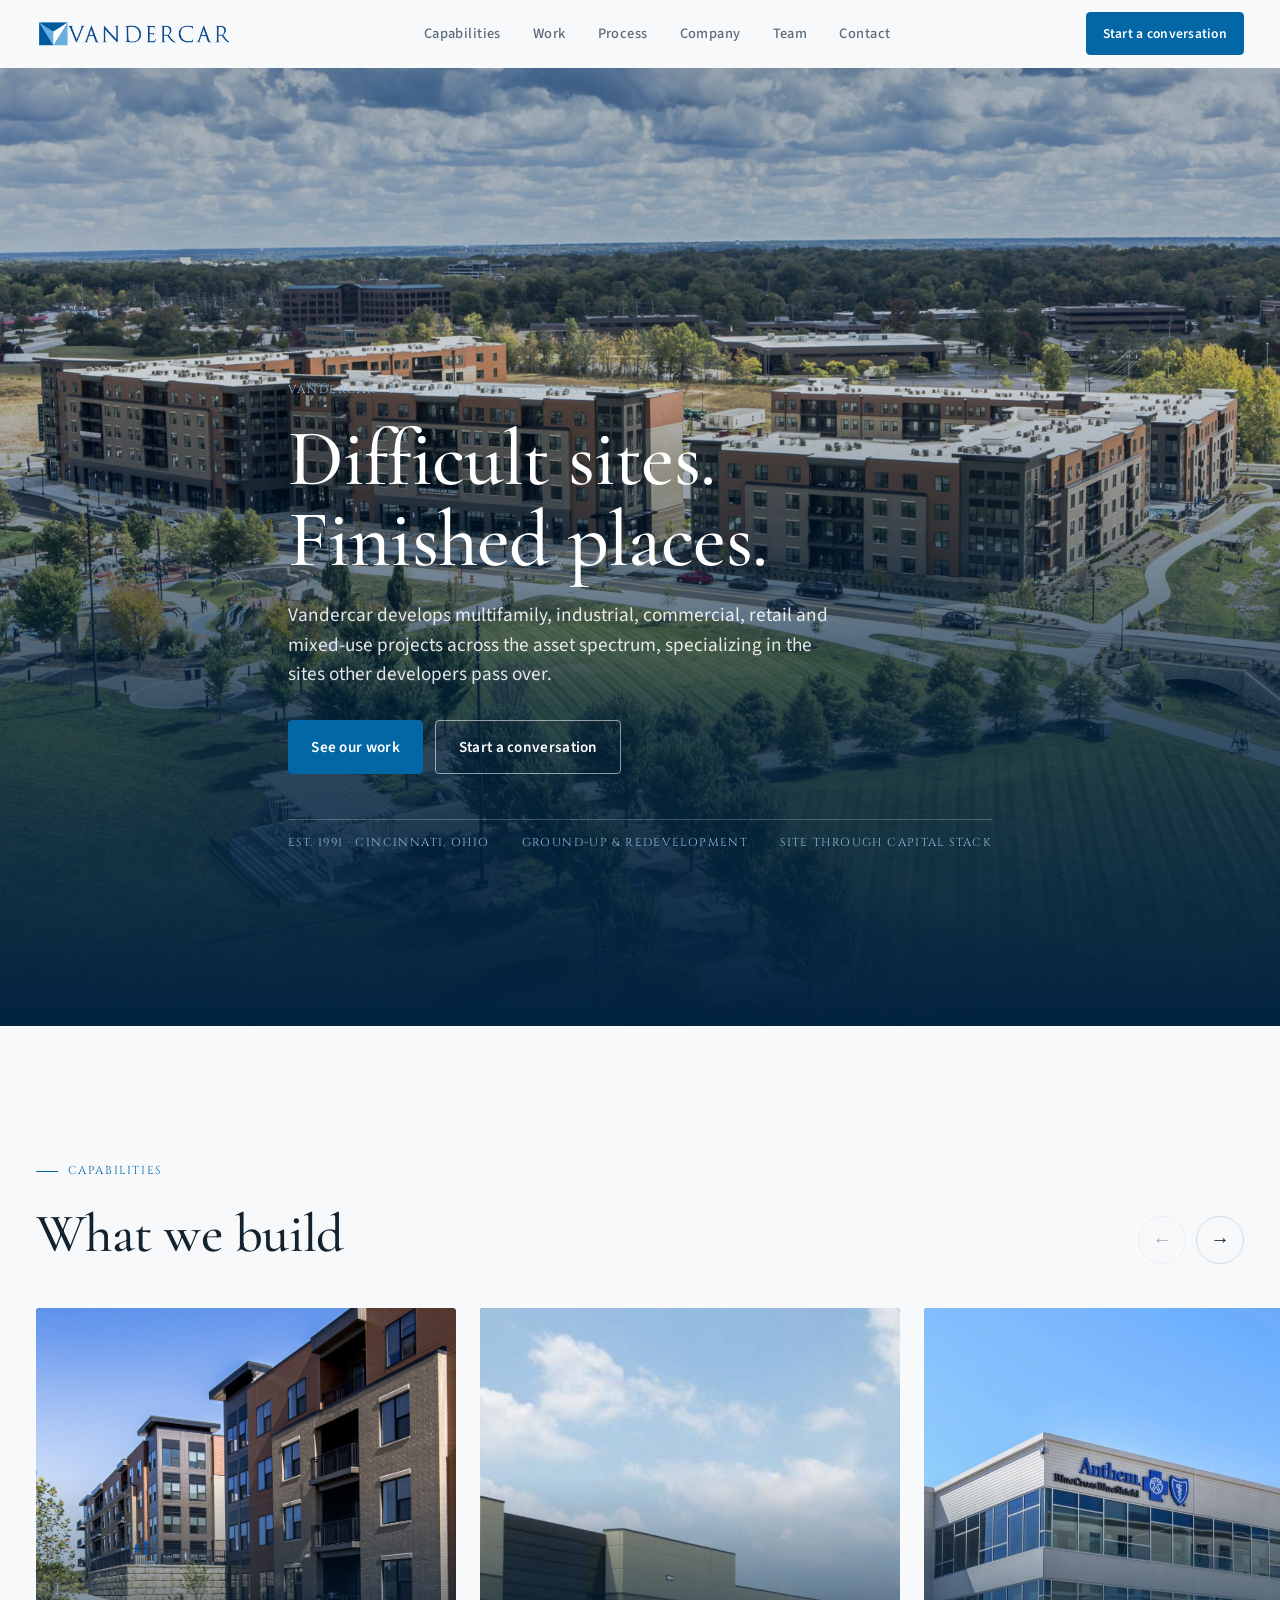
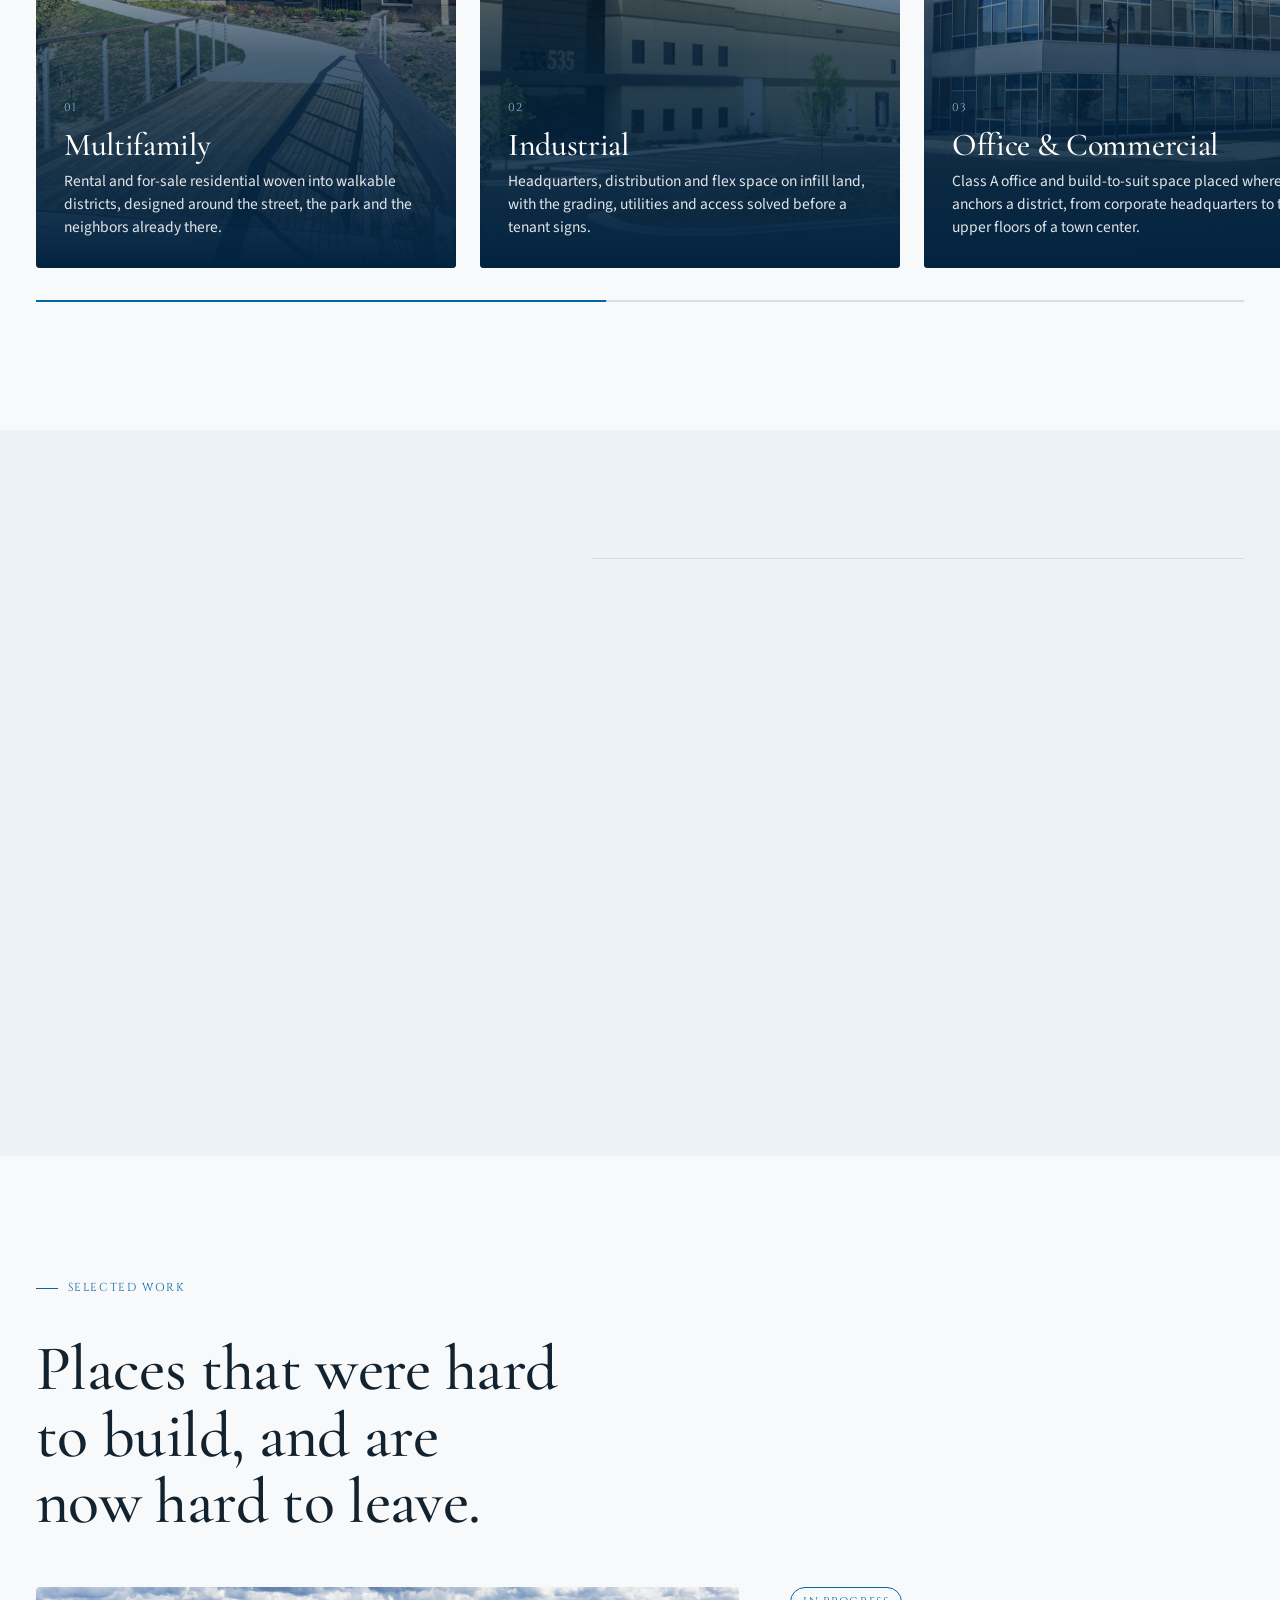
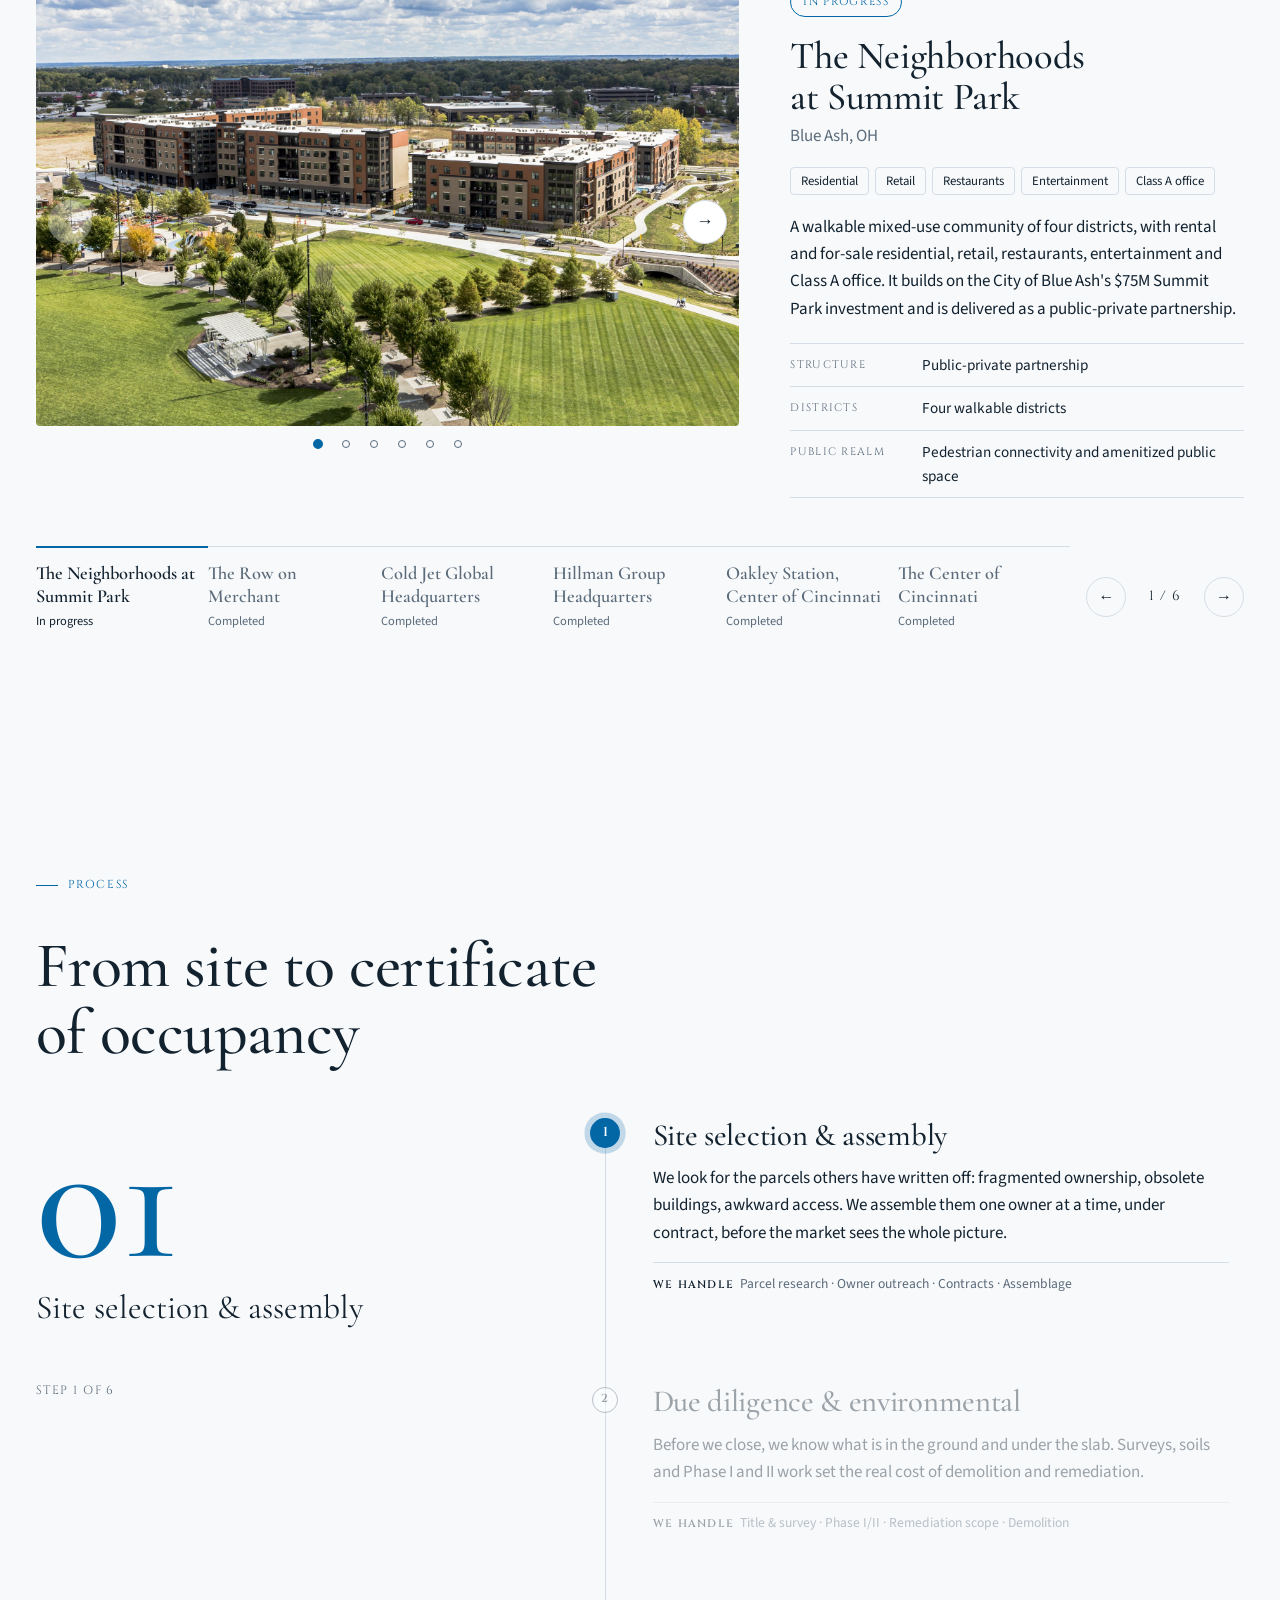
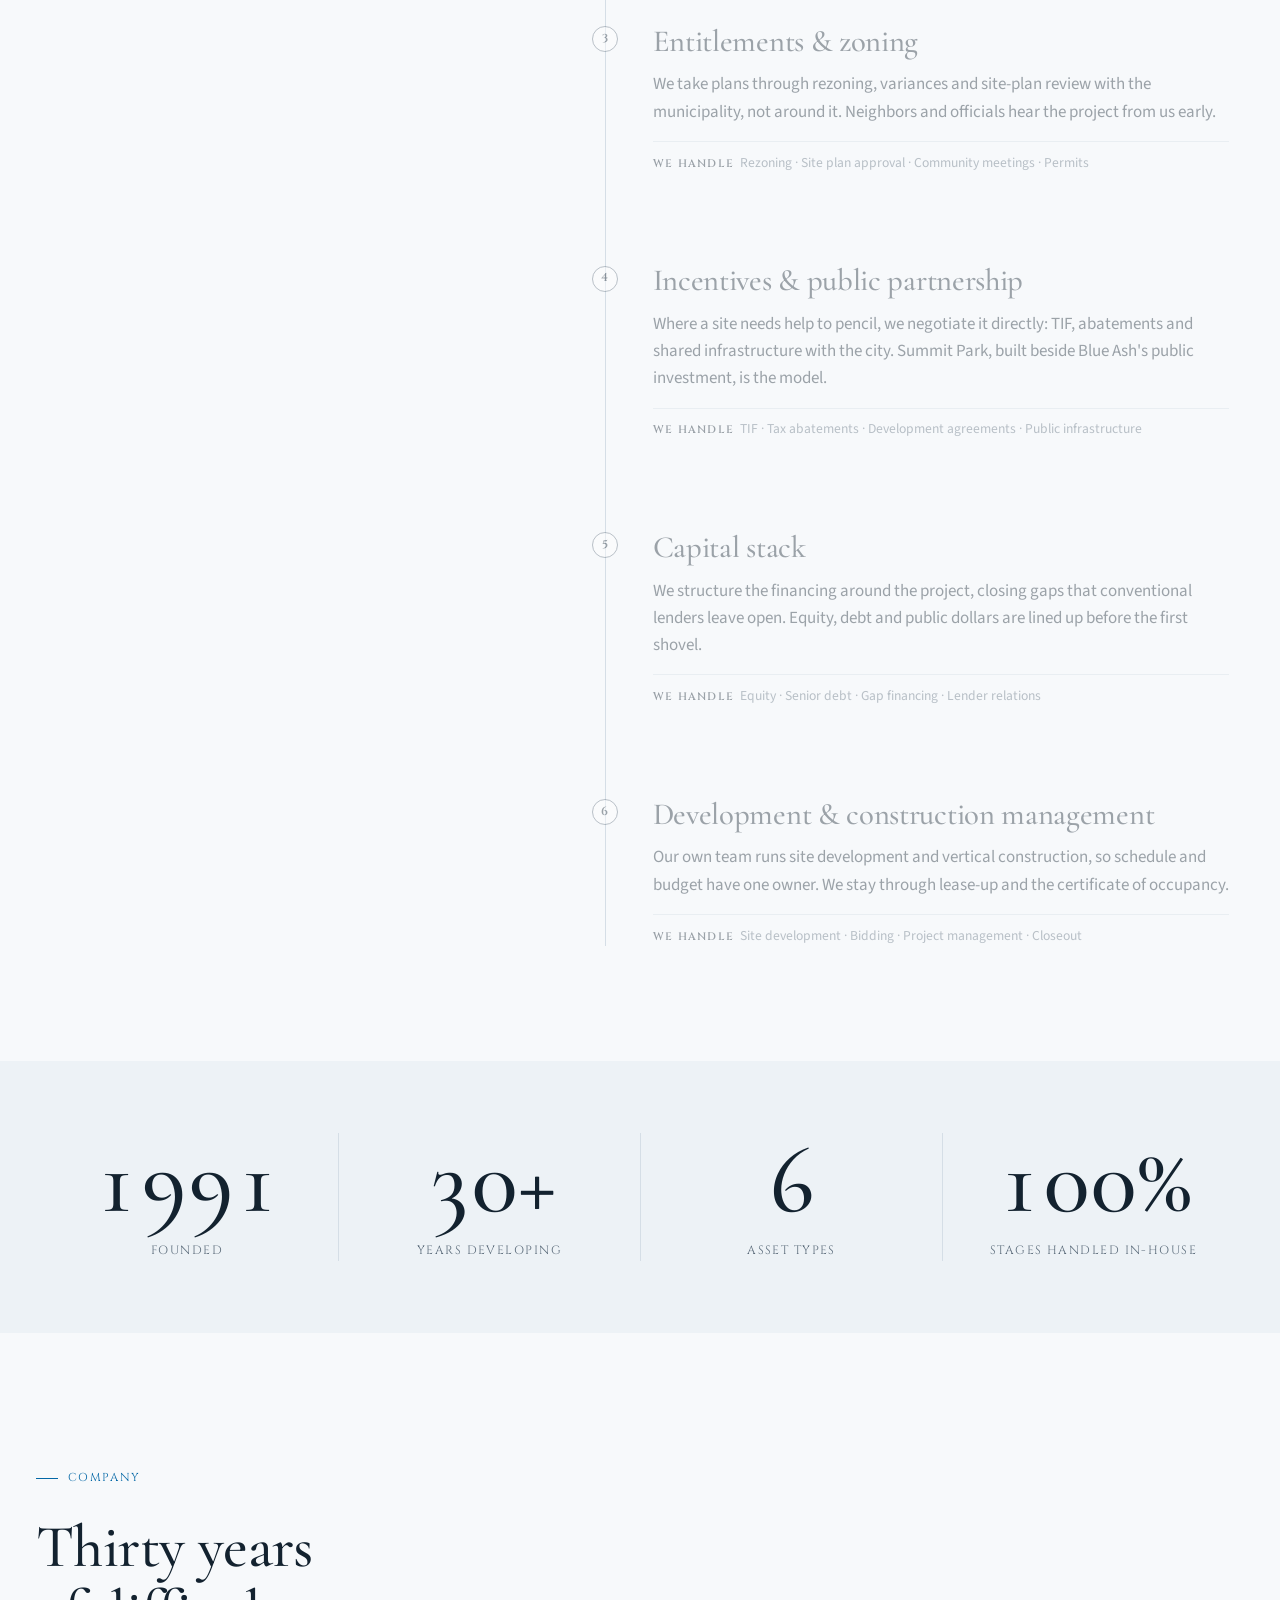
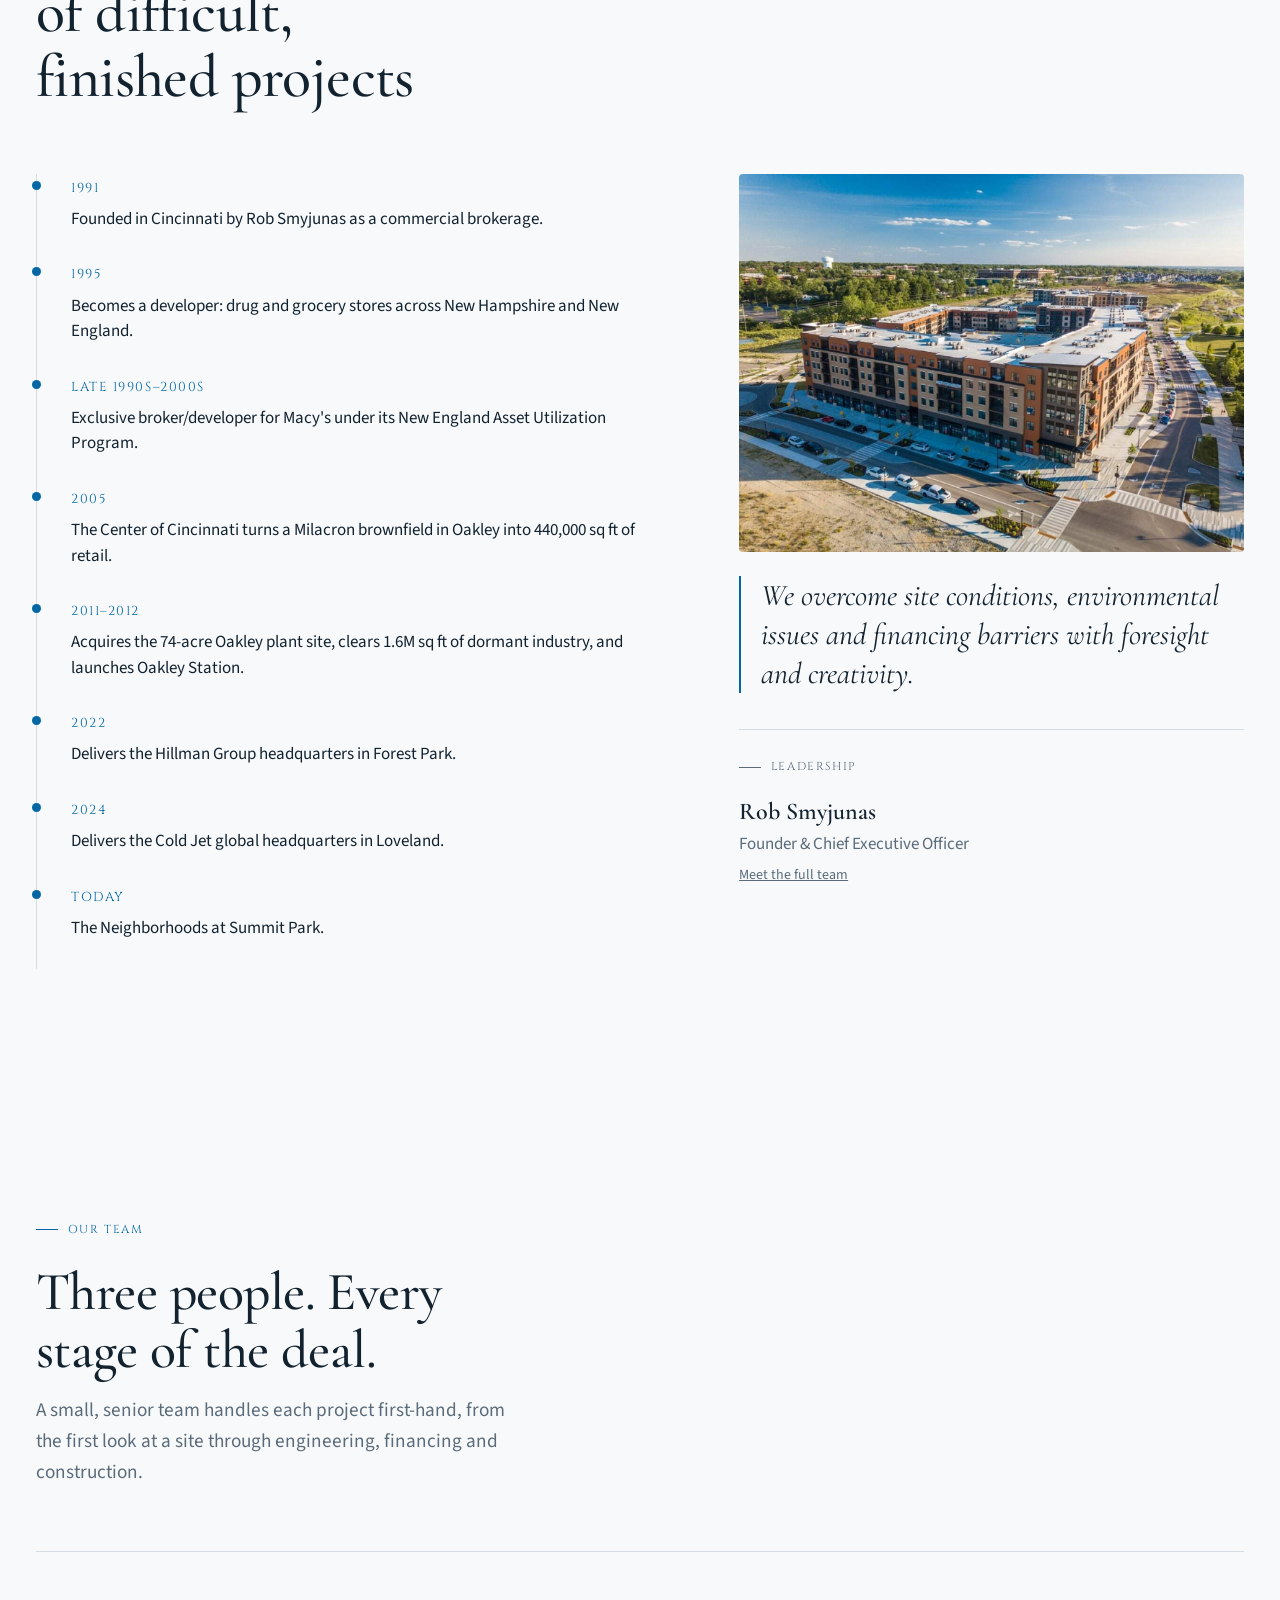
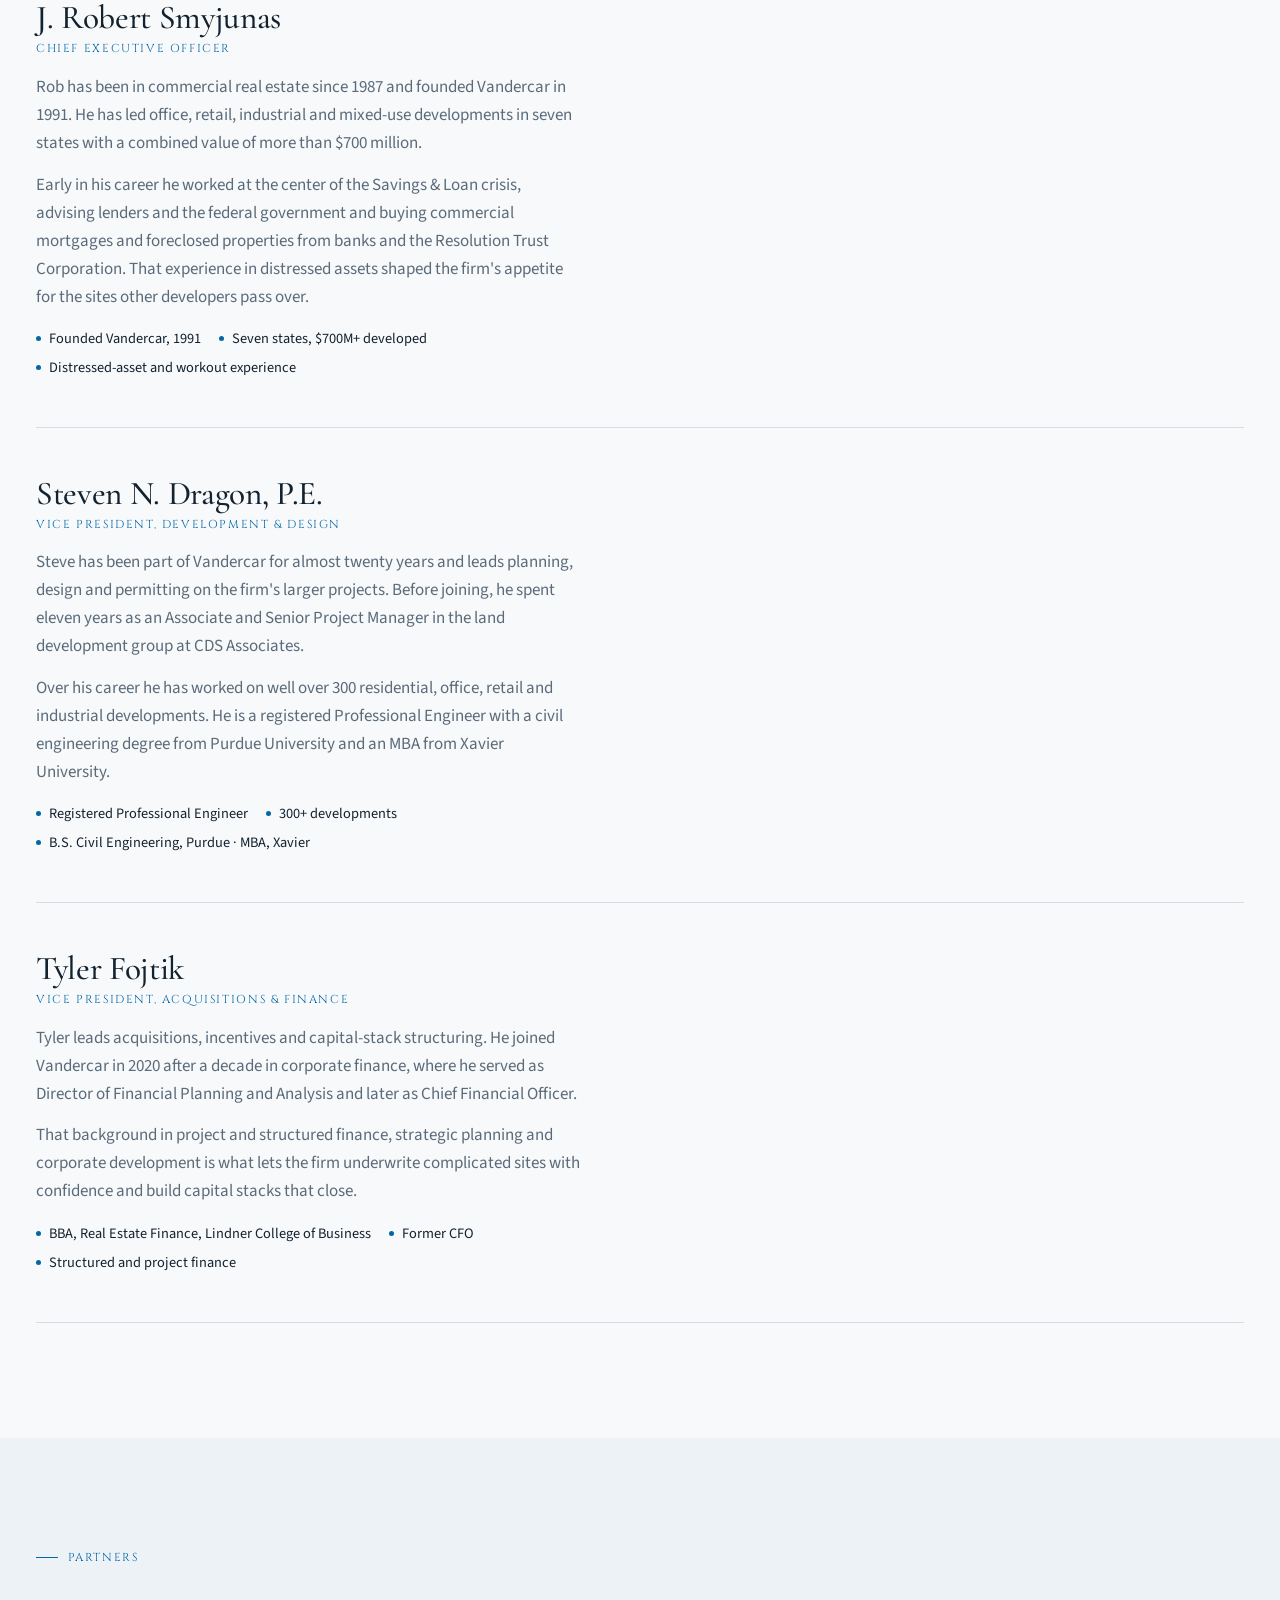
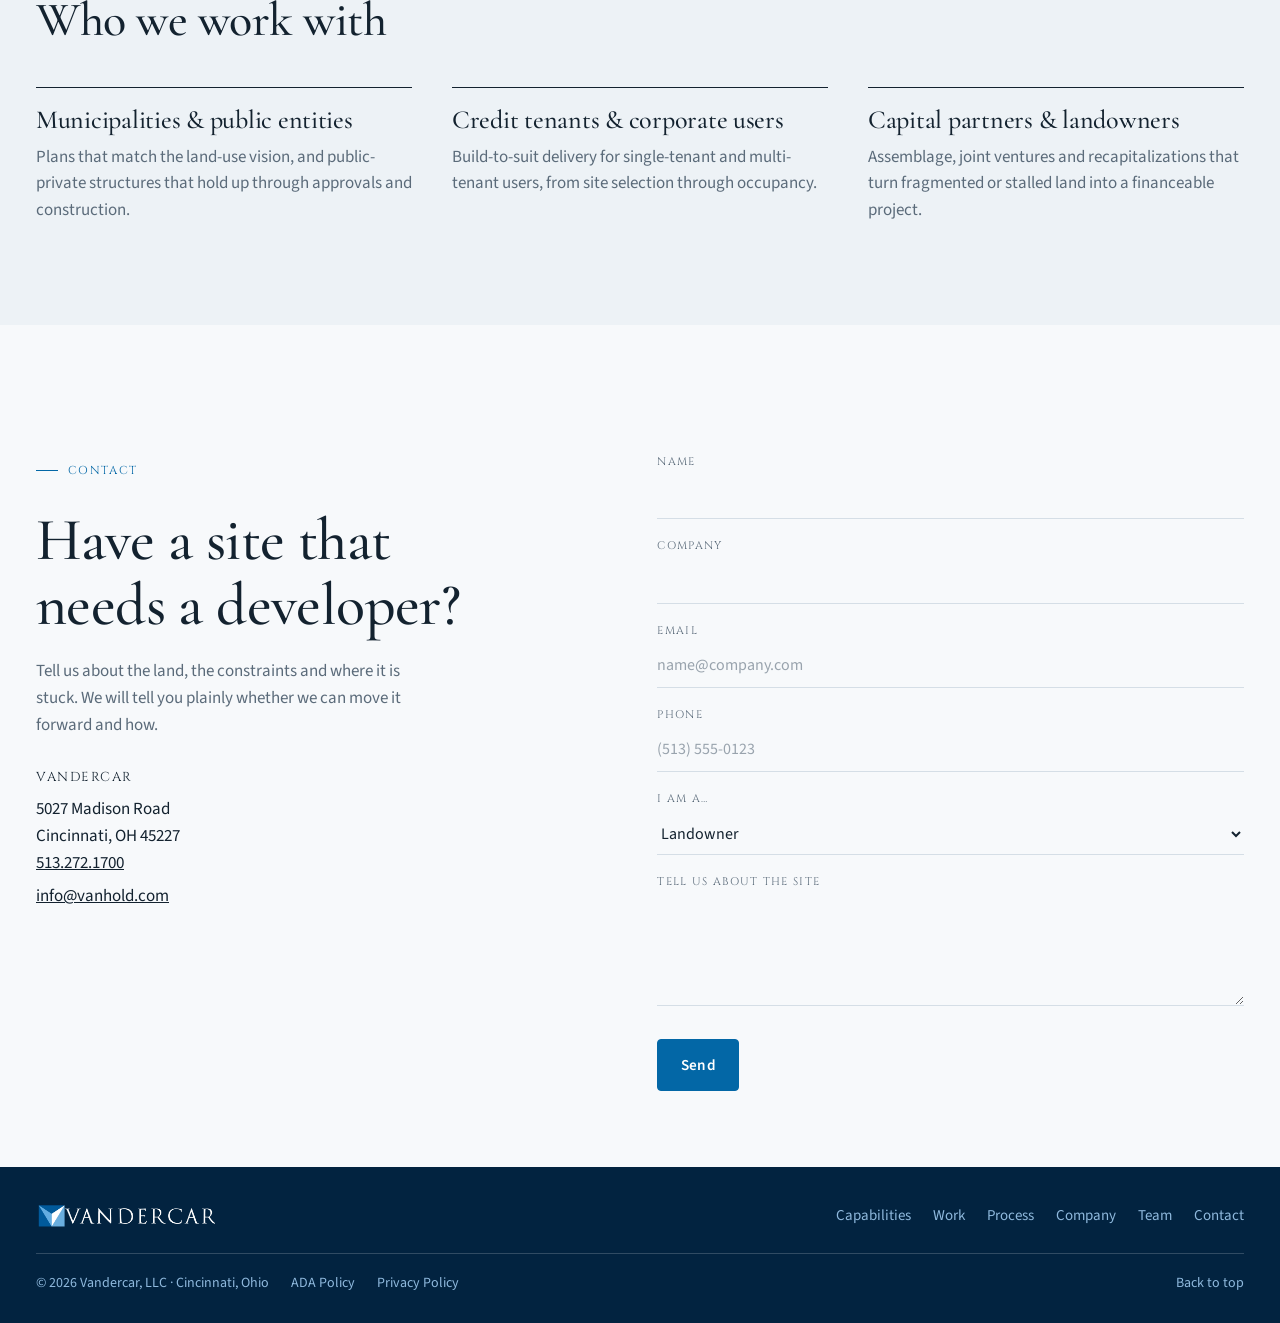
<file: index.html>
<!doctype html>
<html lang="en">
<head>
<meta charset="utf-8">
<meta name="viewport" content="width=device-width,initial-scale=1">
<title>Vandercar | Real estate development, Cincinnati</title>
<meta name="description" content="Vandercar develops multifamily, industrial, office, retail and mixed-use projects in Greater Cincinnati, specializing in the difficult sites other developers pass over.">
<link rel="canonical" href="https://www.vanhold.com/">
<meta property="og:type" content="website">
<meta property="og:url" content="https://www.vanhold.com/">
<meta property="og:title" content="Vandercar | Difficult sites. Finished places.">
<meta property="og:description" content="Real estate development across the asset spectrum, specializing in the sites other developers pass over.">
<meta property="og:image" content="https://www.vanhold.com/img/Summit61.jpg">
<link rel="icon" type="image/png" href="/favicon.png">
<link rel="apple-touch-icon" href="/apple-touch-icon.png">
<link rel="preconnect" href="https://fonts.googleapis.com">
<link rel="preconnect" href="https://fonts.gstatic.com" crossorigin>
<link rel="stylesheet" href="https://fonts.googleapis.com/css2?family=Cinzel:wght@500;600&family=Cormorant+Garamond:ital,wght@0,500;0,600;1,500&family=Source+Sans+3:ital,wght@0,400;0,500;0,600;1,400&display=swap">
<style>
/* Layout concept: full-bleed photography bands alternating with airy, rule-divided editorial text; navy brand blues carry the accents, neutrals are blue-biased. */
:root{
  --navy:#1D5285; --navy-deep:#022340; --blue:#0367A6; --sky:#00A0DD; --ice:#8FB9DD;
  --bg:#F7F9FB; --bg-alt:#EDF2F6; --surface:#FFFFFF; --fg:#13222F; --fg-muted:#5B6B7A; --line:#D5DEE6;
  --accent:#0367A6; --accent-ink:#FFFFFF; --logo-ink:#0B4A8B; --on-dark:#F3F7FA; --on-dark-muted:#B9C8D6;
  --font-display:'Cormorant Garamond',Georgia,'Times New Roman',serif;
  --font-brand:'Cinzel',Georgia,serif;
  --font-body:'Source Sans 3',system-ui,-apple-system,'Segoe UI',sans-serif;
  --radius:4px; --ease:cubic-bezier(.2,.7,.2,1); --nav-h:68px;
}
@media (prefers-color-scheme: dark){ :root:not([data-theme="light"]){
  --bg:#0B1620; --bg-alt:#101E2B; --surface:#152636; --fg:#E9EFF4; --fg-muted:#9FB0BF; --line:#24374A;
  --accent:#00A0DD; --accent-ink:#04121C; --logo-ink:#FFFFFF; color-scheme:dark; } }
:root[data-theme="dark"]{
  --bg:#0B1620; --bg-alt:#101E2B; --surface:#152636; --fg:#E9EFF4; --fg-muted:#9FB0BF; --line:#24374A;
  --accent:#00A0DD; --accent-ink:#04121C; --logo-ink:#FFFFFF; color-scheme:dark; }

*,*::before,*::after{box-sizing:border-box}
html{scroll-behavior:smooth}
body{margin:0;background:var(--bg);color:var(--fg);font-family:var(--font-body);font-size:17px;line-height:1.6;-webkit-font-smoothing:antialiased;overflow-x:hidden}
img{max-width:100%;display:block}
[hidden]{display:none!important}
a{color:inherit}
h1,h2,h3,h4{font-family:var(--font-display);font-weight:500;line-height:1.08;margin:0;text-wrap:balance;letter-spacing:-.01em}
h1{font-size:clamp(2.6rem,6vw,5rem)}
h2{font-size:clamp(2rem,4.2vw,3.4rem)}
h3{font-size:clamp(1.4rem,2.2vw,1.9rem)}
p{margin:0}
.wrap{max-width:1240px;margin-inline:auto;padding-left:max(16px,env(safe-area-inset-left,0px));padding-right:max(16px,env(safe-area-inset-right,0px))}
.sec{padding-block:clamp(4rem,9vw,8rem)}
.eyebrow{font-family:var(--font-brand);font-size:.72rem;letter-spacing:.14em;text-transform:uppercase;color:var(--accent);display:inline-flex;align-items:center;gap:.6rem;margin-bottom:1rem}
.eyebrow::before{content:"";width:22px;height:1px;background:currentColor}
.lede{font-size:clamp(1.1rem,1.5vw,1.3rem);color:var(--fg-muted);max-width:62ch}
.btn{display:inline-flex;align-items:center;gap:.5rem;font-family:var(--font-body);font-weight:600;font-size:.95rem;letter-spacing:.02em;padding:.85rem 1.4rem;border-radius:var(--radius);border:1px solid var(--line);background:transparent;color:inherit;text-decoration:none;cursor:pointer;transition:background .25s var(--ease),border-color .25s var(--ease),transform .25s var(--ease)}
.btn:hover{transform:translateY(-1px)}
.btn-primary{background:var(--accent);border-color:var(--accent);color:var(--accent-ink)}
.btn-primary:hover{background:var(--navy);border-color:var(--navy);color:#fff}
.btn-ghost{border-color:currentColor}
.btn-ghost:hover{background:color-mix(in srgb,currentColor 10%,transparent)}
:focus-visible{outline:2px solid var(--sky);outline-offset:3px}
.reveal{opacity:1;transform:none}
.js .reveal{opacity:0;transform:translateY(18px);transition:opacity .8s var(--ease),transform .8s var(--ease)}
.js .reveal.in{opacity:1;transform:none}
@media (prefers-reduced-motion: reduce){ html{scroll-behavior:auto} .js .reveal{opacity:1;transform:none;transition:none} }

/* Nav */
#nav{position:sticky;top:env(safe-area-inset-top,0px);z-index:50;height:var(--nav-h);display:flex;align-items:center;background:color-mix(in srgb,var(--bg) 82%,transparent);backdrop-filter:saturate(1.4) blur(14px);-webkit-backdrop-filter:saturate(1.4) blur(14px);border-bottom:1px solid transparent;transition:border-color .3s var(--ease),background .3s var(--ease)}
#nav.scrolled{border-bottom-color:var(--line)}
#nav .wrap{display:flex;align-items:center;justify-content:space-between;gap:1rem;width:100%}
/* Logo: the cube keeps its printed blues; the wordmark is the PNG's alpha used as a mask, filled with --logo-ink so it reads in both themes. Source art is 1420x200. */
.vc-logo{display:inline-flex;align-items:center;height:var(--lh,28px);color:var(--logo-ink);text-decoration:none;flex:none}
.vc-logo i{display:block;height:var(--lh,28px)}
.vc-logo .cube{width:calc(var(--lh,28px) * 1.125);background:url(img/logo.png) 0 0 / auto 100% no-repeat}
.vc-logo .word{width:calc(var(--lh,28px) * 5.75);background:currentColor;-webkit-mask:url(img/logo.png) calc(var(--lh,28px) * -1.35) 0 / auto 100% no-repeat;mask:url(img/logo.png) calc(var(--lh,28px) * -1.35) 0 / auto 100% no-repeat}
#nav .logo{--lh:28px;height:36px}
#nav ul{list-style:none;margin:0;padding:0;display:flex;gap:2rem;align-items:center}
#nav ul a{text-decoration:none;font-size:.9rem;font-weight:500;letter-spacing:.03em;color:var(--fg-muted);position:relative;padding:.3rem 0}
#nav ul a::after{content:"";position:absolute;left:0;right:0;bottom:-2px;height:1px;background:var(--accent);transform:scaleX(0);transform-origin:left;transition:transform .3s var(--ease)}
#nav ul a:hover::after,#nav ul a.active::after{transform:scaleX(1)}
#nav ul a.active{color:var(--fg)}
#nav .cta{font-size:.85rem;padding:.6rem 1rem}
#nav .burger{display:none;background:none;border:0;width:40px;height:40px;cursor:pointer;color:var(--fg);padding:0}
#nav .burger span{display:block;width:22px;height:2px;background:currentColor;margin:5px auto;transition:transform .3s var(--ease),opacity .3s}
@media (max-width:860px){
  #nav ul,#nav .cta{display:none}
  #nav .burger{display:block}
  #nav.open ul{display:flex;flex-direction:column;position:absolute;left:0;right:0;top:100%;background:var(--bg);border-bottom:1px solid var(--line);padding:1rem max(16px,env(safe-area-inset-left,0px)) 1.5rem;gap:1.2rem;align-items:flex-start}
  #nav.open ul a{font-size:1.1rem}
  #nav.open .burger span:nth-child(1){transform:translateY(7px) rotate(45deg)}
  #nav.open .burger span:nth-child(2){opacity:0}
  #nav.open .burger span:nth-child(3){transform:translateY(-7px) rotate(-45deg)}
}
</style>
</head>
<body>
<a id="top"></a>
<header id="nav">
  <div class="wrap">
    <a class="logo vc-logo" href="#top" aria-label="Vandercar home"><i class="cube" aria-hidden="true"></i><i class="word" aria-hidden="true"></i></a>
    <nav aria-label="Primary">
      <ul>
        <li><a href="#capabilities">Capabilities</a></li>
        <li><a href="#projects">Work</a></li>
        <li><a href="#process">Process</a></li>
        <li><a href="#about">Company</a></li>
        <li><a href="#team">Team</a></li>
        <li><a href="#contact">Contact</a></li>
      </ul>
    </nav>
    <a class="btn btn-primary cta" href="#contact">Start a conversation</a>
    <button class="burger" aria-label="Menu" aria-expanded="false"><span></span><span></span><span></span></button>
  </div>
</header>
<style>
#hero{position:relative;overflow:hidden;background:var(--navy-deep);color:#fff;min-height:min(78vh,820px);display:flex;flex-direction:column;justify-content:flex-end;isolation:isolate}
#hero .hero-img{position:absolute;inset:0;width:100%;height:100%;object-fit:cover;z-index:-2}
#hero::before{content:"";position:absolute;inset:0;z-index:-1;background:linear-gradient(to top,var(--navy-deep) 0%,color-mix(in srgb,var(--navy-deep) 78%,transparent) 32%,color-mix(in srgb,var(--navy-deep) 20%,transparent) 68%,color-mix(in srgb,var(--navy-deep) 35%,transparent) 100%)}
#hero .hero-body{padding-top:clamp(120px,22vh,240px);padding-bottom:clamp(28px,5vh,56px)}
#hero .eyebrow{color:var(--ice);display:block;margin-bottom:18px}
#hero h1{font-size:clamp(2.6rem,7.2vw,5rem);line-height:1.02;margin:0 0 20px;max-width:14ch;color:#fff;font-weight:500}
#hero .lede{font-size:clamp(1.02rem,1.5vw,1.25rem);line-height:1.55;max-width:56ch;margin:0 0 30px;color:rgba(255,255,255,.88)}
#hero .hero-cta{display:flex;flex-wrap:wrap;gap:12px}
#hero .hero-cta .btn-ghost{color:#fff;border-color:rgba(255,255,255,.55)}
#hero .hero-facts{border-top:1px solid rgba(255,255,255,.22);margin-top:clamp(28px,5vh,52px);padding:14px 0;display:flex;flex-wrap:wrap;gap:8px 32px;justify-content:space-between;align-items:center;font-family:var(--font-brand);font-size:.72rem;letter-spacing:.12em;text-transform:uppercase;color:var(--ice)}
#hero .hero-facts span{min-width:0}
@media(max-width:640px){#hero{min-height:60vh}#hero .hero-facts{font-size:.66rem}}

#capabilities{padding:clamp(64px,10vw,130px) 0;background:var(--bg)}
#capabilities .cap-head{display:flex;justify-content:space-between;align-items:flex-end;gap:24px;flex-wrap:wrap;margin-bottom:clamp(24px,4vw,44px)}
#capabilities .cap-head h2{margin:8px 0 0;font-size:clamp(2rem,4.5vw,3.4rem)}
#capabilities .cap-nav{display:flex;gap:10px}
#capabilities .cap-nav button{width:48px;height:48px;border-radius:50%;border:1px solid var(--line);background:transparent;color:var(--fg);cursor:pointer;font-size:1.2rem;line-height:1;transition:background .25s var(--ease),color .25s,border-color .25s}
#capabilities .cap-nav button:hover:not(:disabled){background:var(--accent);border-color:var(--accent);color:var(--bg)}
#capabilities .cap-nav button:disabled{opacity:.35;cursor:default}
#capabilities .cap-nav button:focus-visible,#capabilities .track:focus-visible{outline:2px solid var(--accent);outline-offset:3px}
#capabilities .track{display:flex;gap:clamp(12px,2vw,24px);overflow-x:auto;overscroll-behavior-x:contain;scroll-snap-type:x mandatory;scrollbar-width:none;padding:0 max(16px,calc((100vw - 1240px)/2 + 16px)) 4px;scroll-padding-inline:max(16px,calc((100vw - 1240px)/2 + 16px));-webkit-overflow-scrolling:touch}
#capabilities .track::-webkit-scrollbar{display:none}
#capabilities .panel{position:relative;flex:0 0 min(78vw,420px);aspect-ratio:3/4;scroll-snap-align:start;overflow:hidden;border-radius:var(--radius);background:var(--navy-deep);color:#fff;margin:0}
#capabilities .panel img{position:absolute;inset:0;width:100%;height:100%;object-fit:cover;transition:transform .9s var(--ease)}
#capabilities .panel:hover img{transform:scale(1.05)}
#capabilities .panel::after{content:"";position:absolute;inset:0;background:linear-gradient(to top,var(--navy-deep) 0%,color-mix(in srgb,var(--navy-deep) 70%,transparent) 38%,transparent 70%)}
#capabilities .panel figcaption{position:absolute;left:0;right:0;bottom:0;z-index:1;padding:clamp(18px,3vw,28px)}
#capabilities .panel .num{font-family:var(--font-brand);font-size:.7rem;letter-spacing:.12em;color:var(--ice)}
#capabilities .panel h3{color:#fff;font-size:clamp(1.6rem,2.6vw,2rem);margin:6px 0 8px;line-height:1.1}
#capabilities .panel p{margin:0;font-size:.97rem;line-height:1.5;color:rgba(255,255,255,.88)}
#capabilities .prog{height:2px;background:var(--line);margin-top:28px;position:relative;overflow:hidden}
#capabilities .prog span{position:absolute;left:0;top:0;bottom:0;width:100%;background:var(--accent);transform-origin:left;transform:scaleX(.2)}

#hard-sites{padding:clamp(64px,10vw,130px) 0;background:var(--bg-alt)}
#hard-sites .hs-grid{display:grid;grid-template-columns:minmax(0,5fr) minmax(0,7fr);gap:clamp(32px,7vw,110px);align-items:start}
#hard-sites h2{font-size:clamp(2rem,4.5vw,3.4rem);margin:8px 0 24px}
#hard-sites .manifesto{font-size:clamp(1.05rem,1.5vw,1.25rem);line-height:1.65;color:var(--fg-muted);margin:0;max-width:46ch}
#hard-sites .manifesto strong{color:var(--fg);font-weight:600}
#hard-sites .pairs{list-style:none;margin:0;padding:0;border-top:1px solid var(--line)}
#hard-sites .pairs li{display:grid;grid-template-columns:minmax(0,2fr) minmax(0,3fr);gap:8px 28px;padding:20px 0;border-bottom:1px solid var(--line)}
#hard-sites .pairs li:nth-child(2){transition-delay:.06s}#hard-sites .pairs li:nth-child(3){transition-delay:.12s}#hard-sites .pairs li:nth-child(4){transition-delay:.18s}#hard-sites .pairs li:nth-child(5){transition-delay:.24s}#hard-sites .pairs li:nth-child(6){transition-delay:.3s}
#hard-sites .ob{font-family:var(--font-display);font-size:clamp(1.25rem,2vw,1.6rem);font-weight:600;line-height:1.15;color:var(--fg)}
#hard-sites .ap{margin:0;line-height:1.55;color:var(--fg-muted)}
#hard-sites .ap::before{content:"\2192\00a0";color:var(--accent)}
@media(max-width:820px){#hard-sites .hs-grid{grid-template-columns:minmax(0,1fr)}}
@media(max-width:520px){#hard-sites .pairs li{grid-template-columns:minmax(0,1fr)}}
@media(prefers-reduced-motion:reduce){#capabilities .panel img{transition:none}#capabilities .panel:hover img{transform:none}#capabilities .track{scroll-behavior:auto}}
</style>

<section id="hero" class="sec sec-hero">
  <img class="hero-img" src="img/Summit61.jpg" alt="Aerial view of apartments beside the great lawn at Summit Park in Blue Ash, Ohio" width="2000" height="1333" fetchpriority="high">
  <div class="wrap hero-body">
    <span class="eyebrow">Vandercar &middot; Real estate development</span>
    <h1>Difficult sites. Finished places.</h1>
    <p class="lede">Vandercar develops multifamily, industrial, commercial, retail and mixed-use projects across the asset spectrum, specializing in the sites other developers pass over.</p>
    <div class="hero-cta">
      <a class="btn btn-primary" href="#projects">See our work</a>
      <a class="btn btn-ghost" href="#contact">Start a conversation</a>
    </div>
    <div class="hero-facts">
      <span>Est. 1991 &middot; Cincinnati, Ohio</span>
      <span>Ground-up &amp; redevelopment</span>
      <span>Site through capital stack</span>
    </div>
  </div>
</section>

<section id="capabilities" class="sec sec-capabilities">
  <div class="wrap cap-head">
    <div>
      <span class="eyebrow reveal">Capabilities</span>
      <h2 class="reveal">What we build</h2>
    </div>
    <div class="cap-nav">
      <button type="button" class="prev" aria-label="Previous panels">&larr;</button>
      <button type="button" class="next" aria-label="Next panels">&rarr;</button>
    </div>
  </div>
  <div class="track" tabindex="0" role="region" aria-label="Asset types we develop">
    <figure class="panel"><img src="img/Summit19.jpg" alt="Apartment buildings along the boardwalk at Summit Park" width="2000" height="1333" loading="lazy"><figcaption><span class="num">01</span><h3>Multifamily</h3><p>Rental and for-sale residential woven into walkable districts, designed around the street, the park and the neighbors already there.</p></figcaption></figure>
    <figure class="panel"><img src="img/cap-industrial.jpg" alt="Long-span distribution warehouse with truck docks" width="1400" height="820" loading="lazy" style="object-position:30% 50%"><figcaption><span class="num">02</span><h3>Industrial</h3><p>Headquarters, distribution and flex space on infill land, with the grading, utilities and access solved before a tenant signs.</p></figcaption></figure>
    <figure class="panel"><img src="img/cap-office.jpg" alt="Three-story Anthem office building" width="1400" height="933" loading="lazy" style="object-position:42% 50%"><figcaption><span class="num">03</span><h3>Office &amp; Commercial</h3><p>Class A office and build-to-suit space placed where it anchors a district, from corporate headquarters to the upper floors of a town center.</p></figcaption></figure>
    <figure class="panel"><img src="img/cap-retail.jpg" alt="Kroger Marketplace storefront" width="1400" height="933" loading="lazy" style="object-position:55% 50%"><figcaption><span class="num">04</span><h3>Retail</h3><p>Where the company began, with drug and grocery stores across New England. Today, restaurants and shops sited to draw foot traffic, not just cars.</p></figcaption></figure>
    <figure class="panel"><img src="img/cap-mixed.jpg" alt="The Approach, a five-story mixed-use building with ground-floor storefronts at Summit Park" width="1400" height="1050" loading="lazy" style="object-position:62% 50%"><figcaption><span class="num">05</span><h3>Mixed-Use</h3><p>Housing, offices, dining and entertainment planned together as districts, like the four that make up Summit Park in Blue Ash.</p></figcaption></figure>
    <figure class="panel"><img src="img/cap-brownfield.jpg" alt="Aerial of a cleared and graded redevelopment site" width="1200" height="797" loading="lazy"><figcaption><span class="num">06</span><h3>Redevelopment &amp; Brownfield</h3><p>Former industrial ground, like Oakley Station, cleared, remediated and rebuilt as places the city wants back in use.</p></figcaption></figure>
  </div>
  <div class="wrap"><div class="prog" aria-hidden="true"><span></span></div></div>
</section>

<section id="hard-sites" class="sec sec-hard">
  <div class="wrap hs-grid">
    <div>
      <span class="eyebrow reveal">Our specialty</span>
      <h2 class="reveal">Where others walk away</h2>
      <p class="manifesto reveal">Some parcels come with a tangle: contaminated soil, a dozen owners, a derelict building, a number that does not pencil. We take that on. <strong>We handle demolition, environmental remediation, parcel assembly and financing gaps</strong> with foresight and creativity, and we work alongside the municipality rather than around it. What looks like a problem on paper is usually a place waiting for someone to finish it.</p>
    </div>
    <ul class="pairs">
      <li class="reveal"><span class="ob">Environmental findings</span><p class="ap">Phase II, remediation plan, VAP/NFA path and insurance priced into the deal.</p></li>
      <li class="reveal"><span class="ob">Fragmented ownership</span><p class="ap">Quiet assembly, options, and holdouts handled.</p></li>
      <li class="reveal"><span class="ob">Obsolete structures</span><p class="ap">Demolition and abatement sequenced with construction.</p></li>
      <li class="reveal"><span class="ob">Zoning that doesn&rsquo;t fit</span><p class="ap">Entitlements, PUDs and variances.</p></li>
      <li class="reveal"><span class="ob">Gap in the capital stack</span><p class="ap">TIF, abatements, NMTC and public partnership.</p></li>
      <li class="reveal"><span class="ob">Municipal priorities</span><p class="ap">Plans that match the city&rsquo;s land-use vision.</p></li>
    </ul>
  </div>
</section>

<script>
(function(){
  var sec=document.getElementById('capabilities');if(!sec)return;
  var t=sec.querySelector('.track'),p=sec.querySelector('.prev'),n=sec.querySelector('.next'),bar=sec.querySelector('.prog span');
  if(!t)return;
  var reduce=window.matchMedia&&matchMedia('(prefers-reduced-motion: reduce)').matches;
  function step(){var f=t.querySelector('.panel');return f?f.getBoundingClientRect().width+24:300}
  function upd(){
    var max=t.scrollWidth-t.clientWidth,r=max>0?t.scrollLeft/max:1;
    if(bar)bar.style.transform='scaleX('+Math.max(.08,Math.min(1,t.clientWidth/t.scrollWidth+r*(1-t.clientWidth/t.scrollWidth)))+')';
    if(p)p.disabled=t.scrollLeft<4;
    if(n)n.disabled=t.scrollLeft>max-4;
  }
  function go(d){t.scrollBy({left:d*step(),behavior:reduce?'auto':'smooth'})}
  if(p)p.addEventListener('click',function(){go(-1)});
  if(n)n.addEventListener('click',function(){go(1)});
  t.addEventListener('keydown',function(e){
    if(e.key==='ArrowRight'){e.preventDefault();go(1)}else if(e.key==='ArrowLeft'){e.preventDefault();go(-1)}
  });
  var raf;t.addEventListener('scroll',function(){cancelAnimationFrame(raf);raf=requestAnimationFrame(upd)},{passive:true});
  window.addEventListener('resize',upd);upd();
})();
</script>
<style>
#projects,#process{padding:clamp(64px,9vw,128px) 0}
#projects .head,#process .head{max-width:46rem;margin-bottom:clamp(28px,4vw,52px)}
#projects .head h2,#process .head h2{margin:.35em 0 0;font-size:clamp(2.2rem,5vw,4rem);line-height:1.04}
#projects .stage{display:grid;grid-template-columns:minmax(0,1.55fr) minmax(0,1fr);gap:clamp(24px,4vw,56px);align-items:start;transition:opacity .25s var(--ease)}
#projects .stage.fade{opacity:0}
#projects .gal{position:relative;min-width:0}
#projects .track{display:flex;overflow-x:auto;scroll-snap-type:x mandatory;scrollbar-width:none;aspect-ratio:16/10;background:var(--bg-alt);border-radius:var(--radius);outline-offset:3px;overscroll-behavior-x:contain}
#projects .track::-webkit-scrollbar{display:none}
#projects .track figure{flex:0 0 100%;margin:0;scroll-snap-align:start;position:relative;min-width:0}
#projects .track img{width:100%;height:100%;object-fit:cover;display:block}
#projects .track figcaption{position:absolute;left:12px;bottom:12px;background:var(--surface);color:var(--fg-muted);font-size:.75rem;padding:4px 10px;border-radius:var(--radius)}
#projects .arrow{position:absolute;top:50%;transform:translateY(-50%);width:44px;height:44px;border-radius:50%;border:1px solid var(--line);background:var(--surface);color:var(--fg);cursor:pointer;font-size:1.1rem;display:grid;place-items:center;transition:background .2s,color .2s}
#projects .arrow:hover{background:var(--accent);color:var(--bg)}
#projects .arrow.prev{left:12px}#projects .arrow.next{right:12px}
#projects .arrow:disabled{opacity:.35;cursor:default}
#projects .dots{display:flex;gap:4px;justify-content:center;margin-top:6px}
#projects .dots button{width:24px;height:24px;border:0;background:none;cursor:pointer;padding:0;display:grid;place-items:center}
#projects .dots button::before{content:"";width:8px;height:8px;border-radius:50%;border:1px solid var(--fg-muted);transition:background .2s,transform .2s}
#projects .dots button[aria-current="true"]::before{background:var(--accent);border-color:var(--accent);transform:scale(1.25)}
#projects .info{min-width:0}
#projects .pill{display:inline-block;font-family:var(--font-brand);font-size:.7rem;letter-spacing:.12em;text-transform:uppercase;padding:5px 12px;border-radius:99px;border:1px solid var(--accent);color:var(--accent)}
#projects .pill.done{border-color:var(--line);color:var(--fg-muted)}
#projects .info h3{font-size:clamp(1.8rem,3vw,2.6rem);line-height:1.08;margin:.5em 0 .1em}
#projects .loc{color:var(--fg-muted);margin:0 0 1em}
#projects .tags{display:flex;flex-wrap:wrap;gap:6px;list-style:none;margin:0 0 1.1em;padding:0}
#projects .tags li{font-size:.8rem;padding:3px 10px;border:1px solid var(--line);border-radius:var(--radius)}
#projects .desc{margin:0 0 1.2em;line-height:1.6}
#projects dl{margin:0;border-top:1px solid var(--line)}
#projects dl div{padding:9px 0;border-bottom:1px solid var(--line);display:grid;grid-template-columns:7.5rem minmax(0,1fr);gap:12px;font-size:.95rem}
#projects dt{font-family:var(--font-brand);font-size:.68rem;letter-spacing:.12em;text-transform:uppercase;color:var(--fg-muted);padding-top:3px}
#projects dd{margin:0}
#projects .pager{margin-top:clamp(28px,4vw,48px);display:flex;align-items:stretch;gap:16px}
#projects .tabs{display:grid;grid-template-columns:repeat(6,minmax(0,1fr));flex:1;min-width:0;border-top:1px solid var(--line)}
#projects .tab{background:none;border:0;border-top:2px solid transparent;margin-top:-1px;text-align:left;padding:14px 12px 4px 0;cursor:pointer;color:var(--fg-muted);font:inherit;min-width:0}
#projects .tab b{display:block;font-family:var(--font-display);font-size:1.15rem;font-weight:600;line-height:1.2;color:inherit}
#projects .tab small{font-size:.78rem}
#projects .tab[aria-selected="true"]{border-top-color:var(--accent);color:var(--fg)}
#projects .ctl{display:flex;align-items:center;gap:10px;padding-top:10px}
#projects .ctl output{font-family:var(--font-brand);letter-spacing:.1em;font-size:.85rem;min-width:3.6rem;text-align:center}
#projects .ctl button{width:40px;height:40px;border-radius:50%;border:1px solid var(--line);background:none;color:var(--fg);cursor:pointer;font-size:1rem}
#projects .ctl button:hover{border-color:var(--accent);color:var(--accent)}
@media(max-width:860px){
#projects .stage{grid-template-columns:minmax(0,1fr)}
#projects .track{aspect-ratio:4/3}
#projects .pager{flex-direction:column-reverse;gap:8px}
#projects .tabs{grid-template-columns:repeat(2,minmax(0,1fr))}
#projects .ctl{justify-content:space-between}
}
#process .grid{display:grid;grid-template-columns:minmax(0,1fr) minmax(0,1.3fr);gap:clamp(32px,6vw,96px)}
#process .rail{position:sticky;top:18vh;align-self:start;min-width:0}
#process .big{font-family:var(--font-display);font-size:clamp(6rem,14vw,12rem);line-height:.9;font-weight:500;color:var(--accent);display:block}
#process .cur{font-family:var(--font-display);font-size:clamp(1.6rem,2.6vw,2.4rem);line-height:1.15;margin:.3em 0 0;min-height:2.4em}
#process .big,#process .cur{transition:opacity .25s var(--ease)}
#process .of{font-family:var(--font-brand);letter-spacing:.12em;font-size:.75rem;text-transform:uppercase;color:var(--fg-muted);margin-top:1em}
#process ol{list-style:none;margin:0;padding:0 0 0 clamp(28px,4vw,48px);position:relative;min-width:0}
#process ol::before,#process .fill{content:"";position:absolute;left:0;top:0;width:1px;background:var(--line);height:100%}
#process .fill{background:var(--accent);width:2px;left:-.5px;height:var(--p,0%);transition:height .15s linear}
#process li{padding:0 0 clamp(56px,10vh,120px);opacity:.4;transition:opacity .35s var(--ease);position:relative;min-width:0}
#process li:last-child{padding-bottom:0}
#process li.on{opacity:1}
#process li::before{content:attr(data-n);position:absolute;left:calc(-1*clamp(28px,4vw,48px) - 13px);top:.2em;width:26px;height:26px;border-radius:50%;background:var(--surface);border:1.5px solid var(--fg-muted);font-family:var(--font-brand);font-size:.72rem;font-weight:600;display:grid;place-items:center;color:var(--fg);transition:background .3s var(--ease),border-color .3s var(--ease),color .3s var(--ease),transform .3s var(--ease)}
#process li.on::before{background:var(--accent);border-color:var(--accent);color:var(--accent-ink);transform:scale(1.15);box-shadow:0 0 0 5px color-mix(in srgb,var(--accent) 22%,transparent)}
#process li h3{font-size:clamp(1.6rem,2.4vw,2.1rem);margin:0 0 .4em;line-height:1.15}
#process li p{margin:0 0 .9em;line-height:1.6;max-width:36rem}
#process .handle{font-size:.85rem;color:var(--fg-muted);border-top:1px solid var(--line);padding-top:.7em;max-width:36rem}
#process .handle b{font-family:var(--font-brand);font-weight:600;letter-spacing:.12em;text-transform:uppercase;font-size:.68rem;color:var(--fg);margin-right:.5em}
@media(max-width:860px){
#process .grid{grid-template-columns:minmax(0,1fr)}
#process .rail{display:none}
#process li{padding-bottom:40px;opacity:1}
}
@media(prefers-reduced-motion:reduce){
#projects .stage,#projects .arrow,#process *{transition:none!important}
#projects .track{scroll-behavior:auto}
#process li{opacity:1}
#process .rail{position:static}
#process .fill{display:none}
}
</style>

<section id="projects" class="sec sec-projects">
<div class="wrap">
<div class="head reveal"><p class="eyebrow">Selected work</p><h2>Places that were hard to build, and are now hard to leave.</h2></div>
<div class="stage" id="pj-stage">
<div class="gal">
<div class="track" id="pj-track" tabindex="0" role="region" aria-roledescription="carousel" aria-label="Project photos">
<figure><img src="img/Summit61.jpg" alt="Aerial of Summit Park apartments beside the great lawn" width="2000" height="1333"></figure>
<figure><img src="img/approach.jpg" alt="Aerial of the Approach mixed-use building at Summit Park" width="1400" height="1049" loading="lazy"></figure>
<figure><img src="img/Summit19.jpg" alt="Boardwalk and apartment buildings with the observation tower" width="2000" height="1333" loading="lazy"></figure>
<figure><img src="img/Summit40.jpg" alt="Summit Park, Blue Ash" width="2000" height="1333" loading="lazy"></figure>
<figure><img src="img/Summit50.jpg" alt="Summit Park, Blue Ash" width="2000" height="1333" loading="lazy"></figure>
<figure><img src="img/aerial.jpg" alt="Satellite view of the Summit Park district" width="1400" height="948" loading="lazy"></figure>
</div>
<button class="arrow prev" id="pj-ap" type="button" aria-label="Previous photo">&larr;</button>
<button class="arrow next" id="pj-an" type="button" aria-label="Next photo">&rarr;</button>
<div class="dots" id="pj-dots"></div>
</div>
<div class="info" id="pj-info" aria-live="polite">
<span class="pill">In progress</span>
<h3>The Neighborhoods at Summit Park</h3>
<p class="loc">Blue Ash, OH</p>
<ul class="tags"><li>Residential</li><li>Retail</li><li>Restaurants</li><li>Entertainment</li><li>Class A office</li></ul>
<p class="desc">A walkable mixed-use community of four districts, with rental and for-sale residential, retail, restaurants, entertainment and Class A office. It builds on the City of Blue Ash's $75M Summit Park investment and is delivered as a public-private partnership.</p>
<dl><div><dt>Structure</dt><dd>Public-private partnership</dd></div><div><dt>Districts</dt><dd>Four walkable districts</dd></div><div><dt>Public realm</dt><dd>Pedestrian connectivity and amenitized public space</dd></div></dl>
</div>
</div>
<div class="pager">
<div class="tabs" id="pj-tabs" role="tablist" aria-label="Projects"></div>
<div class="ctl"><button type="button" id="pj-pp" aria-label="Previous project">&larr;</button><output id="pj-count" aria-live="polite">1 / 6</output><button type="button" id="pj-pn" aria-label="Next project">&rarr;</button></div>
</div>
</div>
</section>

<section id="process" class="sec sec-process">
<div class="wrap">
<div class="head reveal"><p class="eyebrow">Process</p><h2>From site to certificate of occupancy</h2></div>
<div class="grid">
<div class="rail" aria-hidden="true"><span class="big" id="pr-n">01</span><p class="cur" id="pr-t">Site selection &amp; assembly</p><p class="of">Step <span id="pr-c">1</span> of 6</p></div>
<ol id="pr-list">
<span class="fill" id="pr-fill"></span>
<li data-n="1" data-t="Site selection &amp; assembly" class="on"><h3>Site selection &amp; assembly</h3><p>We look for the parcels others have written off: fragmented ownership, obsolete buildings, awkward access. We assemble them one owner at a time, under contract, before the market sees the whole picture.</p><div class="handle"><b>We handle</b>Parcel research &middot; Owner outreach &middot; Contracts &middot; Assemblage</div></li>
<li data-n="2" data-t="Due diligence &amp; environmental"><h3>Due diligence &amp; environmental</h3><p>Before we close, we know what is in the ground and under the slab. Surveys, soils and Phase I and II work set the real cost of demolition and remediation.</p><div class="handle"><b>We handle</b>Title &amp; survey &middot; Phase I/II &middot; Remediation scope &middot; Demolition</div></li>
<li data-n="3" data-t="Entitlements &amp; zoning"><h3>Entitlements &amp; zoning</h3><p>We take plans through rezoning, variances and site-plan review with the municipality, not around it. Neighbors and officials hear the project from us early.</p><div class="handle"><b>We handle</b>Rezoning &middot; Site plan approval &middot; Community meetings &middot; Permits</div></li>
<li data-n="4" data-t="Incentives &amp; public partnership"><h3>Incentives &amp; public partnership</h3><p>Where a site needs help to pencil, we negotiate it directly: TIF, abatements and shared infrastructure with the city. Summit Park, built beside Blue Ash's public investment, is the model.</p><div class="handle"><b>We handle</b>TIF &middot; Tax abatements &middot; Development agreements &middot; Public infrastructure</div></li>
<li data-n="5" data-t="Capital stack"><h3>Capital stack</h3><p>We structure the financing around the project, closing gaps that conventional lenders leave open. Equity, debt and public dollars are lined up before the first shovel.</p><div class="handle"><b>We handle</b>Equity &middot; Senior debt &middot; Gap financing &middot; Lender relations</div></li>
<li data-n="6" data-t="Development &amp; construction management"><h3>Development &amp; construction management</h3><p>Our own team runs site development and vertical construction, so schedule and budget have one owner. We stay through lease-up and the certificate of occupancy.</p><div class="handle"><b>We handle</b>Site development &middot; Bidding &middot; Project management &middot; Closeout</div></li>
</ol>
</div>
</div>
</section>

<script>
(function(){
var $=function(i){return document.getElementById(i)};
var stage=$('pj-stage'),track=$('pj-track');
if(stage&&track){
var D=[
{k:'summit-park',n:'The Neighborhoods at Summit Park',l:'Blue Ash, OH',s:0,t:['Residential','Retail','Restaurants','Entertainment','Class A office'],d:"A walkable mixed-use community of four districts, with rental and for-sale residential, retail, restaurants, entertainment and Class A office. It builds on the City of Blue Ash's $75M Summit Park investment and is delivered as a public-private partnership.",f:[['Structure','Public-private partnership'],['Districts','Four walkable districts'],['Public realm','Pedestrian connectivity and amenitized public space']],p:[['Summit61','Aerial of Summit Park apartments beside the great lawn'],['approach','Aerial of the Approach mixed-use building at Summit Park'],['Summit19','Boardwalk and apartment buildings with the observation tower'],['Summit40','Summit Park, Blue Ash'],['Summit50','Summit Park, Blue Ash'],['aerial','Satellite view of the Summit Park district']]},
{k:'row-on-merchant',n:'The Row on Merchant',l:'Springdale, OH',s:1,t:['Apartments','Townhomes','Adaptive reuse'],d:'A catalytic redevelopment that converted two existing three-story office buildings into 131 apartments and added 97 new townhomes on the surrounding land. Residents have garage parking, elevator service, a fitness center and a rooftop lounge.',f:[['Apartments','131 units in two converted office buildings'],['Townhomes','97 new three-story homes'],['Amenities','Garage parking, elevators, fitness center, rooftop lounge']],p:[['rom-aerial','Aerial of The Row on Merchant townhomes and converted office buildings'],['rom-sign','The Row on Merchant monument sign with townhomes behind'],['rom-townhomes','Aerial of a row of new three-story townhomes'],['rom-street','Townhomes along the street with orange entry doors'],['rom-apartments','Aerial of a converted office building, now apartments'],['rom-apt-living','Open living room and kitchen in a converted-office apartment'],['rom-th-living','Townhome living room'],['rom-clubhouse','Clubhouse lounge in the converted office building'],['rom-rooftop','Aerial of the rooftop lounge']]},
{k:'cold-jet',n:'Cold Jet Global Headquarters',l:'Loveland, OH',s:1,t:['Corporate headquarters','Office','Manufacturing','Redevelopment'],d:'Cold Jet, the maker of dry ice cleaning and production equipment, needed one building to bring its two Cincinnati-area facilities together. The renovated 107,440 square foot building in Loveland now holds the company\'s global headquarters, manufacturing and production under one roof, and opened in March 2024.',f:[['Completed','2024'],['Size','107,440 sq ft renovated building'],['Program','Global headquarters, manufacturing and production']],p:[['cj-front','Cold Jet Global Headquarters entrance with monument sign and flags'],['cj-lobby','Reception lounge with marble floors and a ring pendant light'],['cj-stair','Open stair with a mountain mural and seating area'],['cj-wall','Living wall with the Cold Jet logo'],['cj-board','Boardroom with white leather chairs'],['cj-cafe','Two-story cafe and dining hall'],['cj-kitchen','Kitchen and bar seating in the employee cafe'],['cj-lounge','Open office lounge with blue and white seating']]},
{k:'hillman-group',n:'Hillman Group Headquarters',l:'Forest Park, OH',s:1,t:['Corporate headquarters','Office','Redevelopment'],d:'In 2022 Vandercar acquired an outdated office building in Forest Park and rebuilt it into a corporate headquarters for Hillman Group. The client wanted to stay close to its existing operation so no staff were disrupted, and the finished space carries the Hillman brand throughout.',f:[['Completed','2022'],['Approach','Acquire and fully renovate an existing building'],['Why here','Adjacent to the client\'s existing operation']],p:[['hill-lobby','Hillman Group entry lobby with "Built Hillman Strong" wall'],['hill-reception','Reception lounge with fireplace and wood ceiling'],['hill-board','Boardroom with live-edge walnut table'],['hill-lounge','Employee lounge and cafe'],['hill-training','Training room and collaboration space'],['hill-cafe','Kitchen and market']]},
{k:'oakley-station',n:'Oakley Station, Center of Cincinnati',l:'Oakley, Cincinnati, OH',s:1,t:['Mixed-use','Brownfield','Retail','Residential','Office','Entertainment'],d:'Vandercar acquired the 74-acre Cincinnati Milling Machine plant site in 2011, once the largest machine tool company in the world and by then 1.6 million square feet of dormant industrial buildings. Full demolition and environmental remediation finished in 2012, clearing the way for a mixed-use district of residential, retail, entertainment and office.',f:[['Site','74 acres, former Cincinnati Milacron plant'],['Removed','1.6M sq ft of obsolete industrial buildings'],['Public partners','City of Cincinnati, Ohio Brownfields Redevelopment program, $30M Kennedy Connector']],p:[['oak-cinemark','Cinemark theater at Oakley Station'],['oak-townhomes','Brick townhomes at Oakley Station'],['oak-plan','Oakley Station concept development plan with Vandercar Way'],['oak-office','Rendering of a three-story office building at Oakley Station'],['oak-pool','Rendering of the apartment pool courtyard'],['oak-court','Rendering of the apartment courtyard']]},
{k:'center-of-cincinnati',n:'The Center of Cincinnati',l:'Oakley, Cincinnati, OH',s:1,t:['Retail','Brownfield','Power center'],d:'Begun in 2005 on the former Cincinnati Milacron property, the Center of Cincinnati turned an unusable brownfield into a 440,000 square foot retail center anchored by Meijer, Sam\'s Club, Target and PetSmart. It created a central retail node for Hyde Park, Oakley and Pleasant Ridge and set the stage for Oakley Station next door.',f:[['Size','440,000 sq ft of retail'],['Anchors','Meijer, Sam\'s Club, Target, PetSmart'],['Prior use','Brownfield, former Cincinnati Milacron property']],p:[['coc-sign','Center of Cincinnati monument sign with Sam\'s Club, Meijer and Target'],['coc-aerial','Aerial of the Center of Cincinnati with tenant locations'],['coc-meijer','Meijer storefront at the Center of Cincinnati'],['coc-target','Target storefront at the Center of Cincinnati'],['coc-sams','Sam\'s Club at the Center of Cincinnati']]}
];
var cur=0,idx=0,tabs=$('pj-tabs'),dots=$('pj-dots'),info=$('pj-info'),busy=0;
var rm=window.matchMedia('(prefers-reduced-motion: reduce)').matches;
function esc(s){return s.replace(/&/g,'&amp;').replace(/</g,'&lt;')}
D.forEach(function(p,i){var b=document.createElement('button');b.type='button';b.className='tab';b.setAttribute('role','tab');b.innerHTML='<b>'+esc(p.n)+'</b><small>'+(p.s?'Completed':'In progress')+'</small>';b.onclick=function(){go(i)};tabs.appendChild(b)});
function slides(){return track.children}
function buildDots(){dots.innerHTML='';for(var i=0;i<slides().length;i++)(function(i){var b=document.createElement('button');b.type='button';b.setAttribute('aria-label','Photo '+(i+1));b.onclick=function(){to(i)};dots.appendChild(b)})(i);mark()}
function mark(){var n=slides().length;[].forEach.call(dots.children,function(b,i){b.setAttribute('aria-current',i===idx)});$('pj-ap').disabled=idx<=0;$('pj-an').disabled=idx>=n-1}
function to(i){var n=slides().length;i=Math.max(0,Math.min(n-1,i));track.scrollTo({left:i*track.clientWidth,behavior:rm?'auto':'smooth'});idx=i;mark()}
track.addEventListener('scroll',function(){var i=Math.round(track.scrollLeft/track.clientWidth);if(i!==idx){idx=i;mark()}},{passive:true});
$('pj-ap').onclick=function(){to(idx-1)};$('pj-an').onclick=function(){to(idx+1)};
track.addEventListener('keydown',function(e){if(e.key==='ArrowRight'){e.preventDefault();to(idx+1)}else if(e.key==='ArrowLeft'){e.preventDefault();to(idx-1)}});
function render(){var p=D[cur],h='';
p.p.forEach(function(x,i){h+='<figure><img src="img/'+x[0]+'.jpg" alt="'+esc(x[1])+'" width="1400" height="933"'+(i?' loading="lazy"':'')+'>'+(p.r?'<figcaption>Representative imagery</figcaption>':'')+'</figure>'});
track.innerHTML=h;track.scrollLeft=0;idx=0;
info.innerHTML='<span class="pill'+(p.s?' done':'')+'">'+(p.s?'Completed':'In progress')+'</span><h3>'+esc(p.n)+'</h3><p class="loc">'+esc(p.l)+'</p><ul class="tags">'+p.t.map(function(t){return'<li>'+esc(t)+'</li>'}).join('')+'</ul><p class="desc">'+esc(p.d)+'</p><dl>'+p.f.map(function(f){return'<div><dt>'+esc(f[0])+'</dt><dd>'+esc(f[1])+'</dd></div>'}).join('')+'</dl>';
buildDots()}
function sel(){[].forEach.call(tabs.children,function(b,i){b.setAttribute('aria-selected',i===cur);b.tabIndex=i===cur?0:-1});$('pj-count').textContent=(cur+1)+' / '+D.length}
function go(i){i=(i+D.length)%D.length;if(i===cur||busy)return;busy=1;cur=i;sel();
if(rm){render();busy=0;return}
stage.classList.add('fade');setTimeout(function(){render();stage.classList.remove('fade');busy=0},230)}
$('pj-pp').onclick=function(){go(cur-1)};$('pj-pn').onclick=function(){go(cur+1)};
tabs.addEventListener('keydown',function(e){if(e.key==='ArrowRight'){go(cur+1);tabs.children[cur].focus()}else if(e.key==='ArrowLeft'){go(cur-1);tabs.children[cur].focus()}});
sel();buildDots();
function fromHash(){var h=location.hash.slice(1);for(var i=0;i<D.length;i++)if(D[i].k===h){if(i!==cur){busy=0;cur=i;sel();render()}$('projects').scrollIntoView();return}}
fromHash();window.addEventListener('hashchange',fromHash);
}
var list=$('pr-list');
if(list){
var items=[].slice.call(list.querySelectorAll('li')),fill=$('pr-fill'),act=-1;
function set(i){if(i===act)return;act=i;items.forEach(function(l,k){l.classList.toggle('on',k===i)});
var n=$('pr-n'),t=$('pr-t');if(n){n.textContent='0'+(i+1);t.innerHTML=items[i].getAttribute('data-t');$('pr-c').textContent=i+1}
}
set(0);
if(!window.matchMedia('(prefers-reduced-motion: reduce)').matches){
var tick=0;
function calc(){tick=0;var line=window.innerHeight*0.45,i=0;
for(var k=0;k<items.length;k++){if(items[k].getBoundingClientRect().top<=line)i=k}
set(i);
var first=items[0].getBoundingClientRect(),last=items[items.length-1].getBoundingClientRect();
var span=(last.top-first.top)||1,prog=Math.max(0,Math.min(1,(line-first.top)/span));
fill.style.setProperty('--p',(prog*100)+'%')}
function onS(){if(!tick){tick=1;requestAnimationFrame(calc)}}
window.addEventListener('scroll',onS,{passive:true});window.addEventListener('resize',onS,{passive:true});calc()}
else{items.forEach(function(l){l.classList.add('on')});fill.style.display='none'}
}
})();
</script>
<style>
#numbers,#about,#partners,#contact,#footer{position:relative}
#numbers{background:var(--bg-alt);padding:clamp(40px,6vw,72px) 0}
#numbers .grid{display:grid;grid-template-columns:repeat(2,1fr);gap:40px 0}
#numbers .fig{text-align:center;padding:0 12px;min-width:0}
#numbers .num{font-family:var(--font-display);font-weight:500;font-size:clamp(48px,9vw,96px);line-height:1;color:var(--fg);font-variant-numeric:tabular-nums}
#numbers .lbl{font-family:var(--font-brand);text-transform:uppercase;letter-spacing:.12em;font-size:12px;color:var(--fg-muted);margin-top:12px}
@media(min-width:800px){
#numbers .grid{grid-template-columns:repeat(4,1fr)}
#numbers .fig+.fig{border-left:1px solid var(--line)}
}
#about{padding:clamp(64px,10vw,140px) 0;background:var(--bg)}
#about h2{font-size:clamp(34px,5vw,60px);max-width:16ch;margin:12px 0 clamp(36px,5vw,64px)}
#about .cols{display:grid;gap:48px;grid-template-columns:minmax(0,1fr)}
#about .tl{list-style:none;margin:0;padding:0 0 0 22px;border-left:1px solid var(--line)}
#about .tl li{position:relative;padding:0 0 28px 12px;min-width:0}
#about .tl li::before{content:"";position:absolute;left:-27px;top:7px;width:9px;height:9px;border-radius:50%;background:var(--accent)}
#about .yr{font-family:var(--font-brand);letter-spacing:.12em;text-transform:uppercase;font-size:13px;color:var(--accent)}
#about .tl p{margin:6px 0 0;color:var(--fg);line-height:1.5}
#about figure{margin:0}
#about img{display:block;width:100%;height:auto;aspect-ratio:1400/1049;object-fit:cover;border-radius:var(--radius)}
#about blockquote{margin:24px 0 0;font-family:var(--font-display);font-style:italic;font-size:clamp(22px,2.6vw,30px);line-height:1.3;color:var(--fg);border-left:2px solid var(--accent);padding-left:20px}
#about .lead{margin-top:36px;padding-top:20px;border-top:1px solid var(--line)}
#about .lead b{display:block;font-family:var(--font-display);font-size:24px;font-weight:600}
#about .lead span,#about .lead small{color:var(--fg-muted)}
#about .lead small{display:block;margin-top:6px;font-size:14px}
@media(min-width:800px){
#about .tl{display:grid;grid-template-columns:repeat(5,1fr);gap:0 20px;border-left:0;border-top:1px solid var(--line);padding:0}
#about .tl li{padding:28px 0 0}
#about .tl li::before{left:0;top:-5px}
}
@media(min-width:1000px){
#about .cols{grid-template-columns:minmax(0,1.25fr) minmax(0,1fr);gap:72px;align-items:start}
#about .tl{grid-template-columns:1fr;border-top:0;border-left:1px solid var(--line);padding-left:22px}
#about .tl li{padding:0 0 28px 12px}
#about .tl li::before{left:-27px;top:7px}
}
#partners{padding:clamp(56px,8vw,110px) 0;background:var(--bg-alt)}
#partners h2{font-size:clamp(30px,4vw,48px);margin:12px 0 40px}
#partners .grid{display:grid;gap:36px;grid-template-columns:minmax(0,1fr)}
#partners .col{border-top:1px solid var(--fg);padding-top:18px;min-width:0}
#partners h3{font-size:26px;margin:0 0 10px}
#partners p{margin:0;color:var(--fg-muted);line-height:1.55}
@media(min-width:800px){#partners .grid{grid-template-columns:repeat(3,minmax(0,1fr));gap:40px}}
#contact{padding:clamp(64px,10vw,140px) 0 clamp(48px,6vw,80px);background:var(--bg)}
#contact .cols{display:grid;gap:48px;grid-template-columns:minmax(0,1fr)}
#contact h2{font-size:clamp(34px,5vw,60px);margin:12px 0 20px}
#contact p{color:var(--fg-muted);line-height:1.6;max-width:46ch}
#contact .office{font-family:var(--font-brand);letter-spacing:.12em;text-transform:uppercase;font-size:13px;color:var(--fg);margin-top:28px}
#contact .mail{margin-top:6px}
#contact address{font-style:normal;color:var(--fg);line-height:1.6;margin-top:8px}
#contact address a{color:inherit}
#contact .mail a{color:var(--fg)}
#contact .note{font-size:13px;margin-top:8px}
#contact form{display:grid;gap:18px;min-width:0}
#contact label{display:block;font-family:var(--font-brand);letter-spacing:.12em;text-transform:uppercase;font-size:11px;color:var(--fg-muted);margin-bottom:6px}
#contact input,#contact select,#contact textarea{width:100%;box-sizing:border-box;font:inherit;font-size:16px;color:var(--fg);background:transparent;border:0;border-bottom:1px solid var(--line);border-radius:0;padding:8px 0}
#contact textarea{min-height:110px;resize:vertical}
#contact select option{background:var(--surface);color:var(--fg)}
#contact input:focus,#contact select:focus,#contact textarea:focus{outline:2px solid var(--accent);outline-offset:2px}
#contact .send{margin-top:6px}
#contact .err{color:var(--accent);font-size:14px;line-height:1.6;margin:-6px 0 0}
#contact .err:empty{display:none}
#contact input::placeholder{color:var(--fg-muted);opacity:.6}
#contact [aria-invalid="true"]{border-bottom:2px solid #D64545}
#contact .thanks{font-family:var(--font-display);font-size:clamp(26px,3vw,36px);margin:0}
#contact .thanks-note{font-size:13px;margin-top:8px}
@media(min-width:900px){#contact .cols{grid-template-columns:minmax(0,1fr) minmax(0,1.1fr);gap:88px}}
#footer{background:var(--navy-deep);color:#fff;padding:36px 0 28px}
#footer .row{display:flex;flex-wrap:wrap;gap:20px 40px;align-items:center;justify-content:space-between}
#footer .vc-logo{--lh:26px;color:#fff}
#footer nav,#footer .legal{display:flex;flex-wrap:wrap;gap:8px 22px}
#footer a{color:var(--ice);text-decoration:none;font-size:15px}
#footer a:hover,#footer a:focus-visible{color:#fff;text-decoration:underline}
#footer .legal{margin-top:24px;padding-top:18px;border-top:1px solid rgba(255,255,255,.18);font-size:14px;color:var(--ice);align-items:center}
#footer .legal a{font-size:14px}
#footer .legal .top{margin-left:auto}
</style>

<section id="numbers" class="sec sec-numbers" aria-label="Vandercar by the numbers">
  <div class="wrap grid">
    <div class="fig"><div class="num" data-to="1991" data-plain="1">1991</div><div class="lbl">Founded</div></div>
    <div class="fig"><div class="num" data-to="30" data-suffix="+">30+</div><div class="lbl">Years developing</div></div>
    <div class="fig"><div class="num" data-to="6">6</div><div class="lbl">Asset types</div></div>
    <div class="fig"><div class="num" data-to="100" data-suffix="%">100%</div><div class="lbl">Stages handled in-house</div></div>
  </div>
</section>

<section id="about" class="sec sec-about">
  <div class="wrap">
    <span class="eyebrow reveal">Company</span>
    <h2 class="reveal">Thirty years of difficult, finished projects</h2>
    <div class="cols">
      <ol class="tl reveal">
        <li><span class="yr">1991</span><p>Founded in Cincinnati by Rob Smyjunas as a commercial brokerage.</p></li>
        <li><span class="yr">1995</span><p>Becomes a developer: drug and grocery stores across New Hampshire and New England.</p></li>
        <li><span class="yr">Late 1990s–2000s</span><p>Exclusive broker/developer for Macy's under its New England Asset Utilization Program.</p></li>
        <li><span class="yr">2005</span><p>The Center of Cincinnati turns a Milacron brownfield in Oakley into 440,000 sq ft of retail.</p></li>
        <li><span class="yr">2011–2012</span><p>Acquires the 74-acre Oakley plant site, clears 1.6M sq ft of dormant industry, and launches Oakley Station.</p></li>
        <li><span class="yr">2022</span><p>Delivers the Hillman Group headquarters in Forest Park.</p></li>
        <li><span class="yr">2024</span><p>Delivers the Cold Jet global headquarters in Loveland.</p></li>
        <li><span class="yr">Today</span><p>The Neighborhoods at Summit Park.</p></li>
      </ol>
      <figure class="reveal">
        <img src="img/approach.jpg" width="1400" height="1049" loading="lazy" alt="Aerial view of the Approach mixed-use building at Summit Park">
        <blockquote>We overcome site conditions, environmental issues and financing barriers with foresight and creativity.</blockquote>
        <div class="lead">
          <span class="eyebrow">Leadership</span>
          <b>Rob Smyjunas</b>
          <span>Founder &amp; Chief Executive Officer</span>
          <small><a href="#team">Meet the full team</a></small>
        </div>
      </figure>
    </div>
  </div>
</section>

<style>
#team{background:var(--bg);padding-block:clamp(4rem,9vw,8rem)}
#team .team-head{max-width:62ch;margin-bottom:clamp(2rem,5vw,4rem)}
#team .team-head h2{margin:8px 0 16px}
#team .people{list-style:none;margin:0;padding:0;border-top:1px solid var(--line)}
#team .person{padding:clamp(28px,4vw,48px) 0;border-bottom:1px solid var(--line)}
#team .who{min-width:0;max-width:68ch}
#team .who h3{font-size:clamp(1.6rem,2.6vw,2.1rem);margin:0 0 4px}
#team .role{font-family:var(--font-brand);font-size:.72rem;letter-spacing:.14em;text-transform:uppercase;color:var(--accent);display:block;margin-bottom:14px}
#team .who p{color:var(--fg-muted);line-height:1.65;margin:0 0 .8em}
#team .who p:last-of-type{margin-bottom:0}
#team .creds{display:flex;flex-wrap:wrap;gap:6px 18px;margin-top:16px;padding:0;list-style:none;font-size:.9rem;color:var(--fg)}
#team .creds li{display:inline-flex;align-items:center;gap:8px}
#team .creds li::before{content:"";width:5px;height:5px;border-radius:50%;background:var(--accent);flex:none}
</style>

<section id="team" class="sec sec-team">
  <div class="wrap">
    <div class="team-head reveal">
      <span class="eyebrow">Our team</span>
      <h2>Three people. Every stage of the deal.</h2>
      <p class="lede">A small, senior team handles each project first-hand, from the first look at a site through engineering, financing and construction.</p>
    </div>
    <ul class="people">
      <li class="person reveal">
        <div class="who">
          <h3>J. Robert Smyjunas</h3>
          <span class="role">Chief Executive Officer</span>
          <p>Rob has been in commercial real estate since 1987 and founded Vandercar in 1991. He has led office, retail, industrial and mixed-use developments in seven states with a combined value of more than $700 million.</p>
          <p>Early in his career he worked at the center of the Savings &amp; Loan crisis, advising lenders and the federal government and buying commercial mortgages and foreclosed properties from banks and the Resolution Trust Corporation. That experience in distressed assets shaped the firm's appetite for the sites other developers pass over.</p>
          <ul class="creds"><li>Founded Vandercar, 1991</li><li>Seven states, $700M+ developed</li><li>Distressed-asset and workout experience</li></ul>
        </div>
      </li>
      <li class="person reveal">
        <div class="who">
          <h3>Steven N. Dragon, P.E.</h3>
          <span class="role">Vice President, Development &amp; Design</span>
          <p>Steve has been part of Vandercar for almost twenty years and leads planning, design and permitting on the firm's larger projects. Before joining, he spent eleven years as an Associate and Senior Project Manager in the land development group at CDS Associates.</p>
          <p>Over his career he has worked on well over 300 residential, office, retail and industrial developments. He is a registered Professional Engineer with a civil engineering degree from Purdue University and an MBA from Xavier University.</p>
          <ul class="creds"><li>Registered Professional Engineer</li><li>300+ developments</li><li>B.S. Civil Engineering, Purdue · MBA, Xavier</li></ul>
        </div>
      </li>
      <li class="person reveal">
        <div class="who">
          <h3>Tyler Fojtik</h3>
          <span class="role">Vice President, Acquisitions &amp; Finance</span>
          <p>Tyler leads acquisitions, incentives and capital-stack structuring. He joined Vandercar in 2020 after a decade in corporate finance, where he served as Director of Financial Planning and Analysis and later as Chief Financial Officer.</p>
          <p>That background in project and structured finance, strategic planning and corporate development is what lets the firm underwrite complicated sites with confidence and build capital stacks that close.</p>
          <ul class="creds"><li>BBA, Real Estate Finance, Lindner College of Business</li><li>Former CFO</li><li>Structured and project finance</li></ul>
        </div>
      </li>
    </ul>
  </div>
</section>

<section id="partners" class="sec sec-partners">
  <div class="wrap">
    <span class="eyebrow reveal">Partners</span>
    <h2 class="reveal">Who we work with</h2>
    <div class="grid">
      <div class="col reveal"><h3>Municipalities &amp; public entities</h3><p>Plans that match the land-use vision, and public-private structures that hold up through approvals and construction.</p></div>
      <div class="col reveal"><h3>Credit tenants &amp; corporate users</h3><p>Build-to-suit delivery for single-tenant and multi-tenant users, from site selection through occupancy.</p></div>
      <div class="col reveal"><h3>Capital partners &amp; landowners</h3><p>Assemblage, joint ventures and recapitalizations that turn fragmented or stalled land into a financeable project.</p></div>
    </div>
  </div>
</section>

<section id="contact" class="sec sec-contact">
  <div class="wrap cols">
    <div class="reveal">
      <span class="eyebrow">Contact</span>
      <h2>Have a site that needs a developer?</h2>
      <p>Tell us about the land, the constraints and where it is stuck. We will tell you plainly whether we can move it forward and how.</p>
      <div class="office">Vandercar</div>
      <address>5027 Madison Road<br>Cincinnati, OH 45227<br><a href="tel:+15132721700">513.272.1700</a></address>
      <div class="mail"><a id="contact-email" href="mailto:info@vanhold.com">info@vanhold.com</a></div>
    </div>
    <div class="reveal">
      <form id="contact-form" action="https://api.web3forms.com/submit" method="POST" novalidate>
        <input type="hidden" name="access_key" value="b1949f14-e85d-49d8-acc9-eda76feb8c26">
        <input type="hidden" name="subject" value="New inquiry from vanhold.com">
        <input type="hidden" name="from_name" value="vanhold.com contact form">
        <input type="checkbox" name="botcheck" tabindex="-1" autocomplete="off" hidden>
        <div><label for="contact-name">Name</label><input id="contact-name" name="name" type="text" autocomplete="name" required></div>
        <div><label for="contact-company">Company</label><input id="contact-company" name="company" type="text" autocomplete="organization"></div>
        <div><label for="contact-mail">Email</label><input id="contact-mail" name="email" type="email" autocomplete="email" placeholder="name@company.com" required></div>
        <div><label for="contact-phone">Phone</label><input id="contact-phone" name="phone" type="tel" inputmode="tel" autocomplete="tel" placeholder="(513) 555-0123" maxlength="14"></div>
        <div><label for="contact-role">I am a…</label>
          <select id="contact-role" name="role"><option>Landowner</option><option>Municipality</option><option>Tenant / user</option><option>Capital partner</option><option>Broker</option><option>Other</option></select></div>
        <div><label for="contact-site">Tell us about the site</label><textarea id="contact-site" name="site"></textarea></div>
        <div class="send"><button type="submit" class="btn btn-primary" id="contact-submit">Send</button></div>
        <p class="err" id="contact-err" role="alert"></p>
      </form>
      <div id="contact-done" hidden>
        <p class="thanks">Thanks — we'll be in touch.</p>
      </div>
    </div>
  </div>
</section>

<footer id="footer" class="sec sec-footer">
  <div class="wrap">
    <div class="row">
      <a class="vc-logo" href="#top" aria-label="Vandercar, back to top"><i class="cube" aria-hidden="true"></i><i class="word" aria-hidden="true"></i></a>
      <nav aria-label="Footer">
        <a href="#capabilities">Capabilities</a><a href="#projects">Work</a><a href="#process">Process</a><a href="#about">Company</a><a href="#team">Team</a><a href="#contact">Contact</a>
      </nav>
    </div>
    <div class="legal">
      <span>© 2026 Vandercar, LLC · Cincinnati, Ohio</span>
      <a href="/ada-policy/">ADA Policy</a><a href="/privacy-policy/">Privacy Policy</a>
      <a href="#top" class="top">Back to top</a>
    </div>
  </div>
</footer>

<script>
(function(){
  var reduce=window.matchMedia&&matchMedia('(prefers-reduced-motion: reduce)').matches;
  // count-up
  var nums=document.querySelectorAll('#numbers .num');
  function run(el){
    var to=+el.getAttribute('data-to'),suf=el.getAttribute('data-suffix')||'',plain=el.getAttribute('data-plain');
    var start=plain?to-60:0,t0=null,d=1400;
    function step(t){
      if(t0===null)t0=t;
      var p=Math.min((t-t0)/d,1),e=1-Math.pow(1-p,3);
      el.textContent=Math.round(start+(to-start)*e)+suf;
      if(p<1)requestAnimationFrame(step);
    }
    requestAnimationFrame(step);
  }
  if(nums.length&&!reduce&&'IntersectionObserver' in window){
    var io=new IntersectionObserver(function(es){
      es.forEach(function(en){if(en.isIntersecting){io.unobserve(en.target);run(en.target);}});
    },{threshold:.4});
    nums.forEach(function(n){io.observe(n);});
  }
  // form
  var f=document.getElementById('contact-form');
  if(f){
    var err=document.getElementById('contact-err'),done=document.getElementById('contact-done');
    var m=document.getElementById('contact-mail'),ph=document.getElementById('contact-phone');
    // US numbers only: keep 10 digits (a leading 1 is dropped) and show them as (513) 555-0123 while typing.
    function digits(){return ph.value.replace(/\D/g,'').replace(/^1/,'')}
    ph.addEventListener('input',function(){var d=digits().slice(0,10);
      ph.value=d.length<4?d:d.length<7?'('+d.slice(0,3)+') '+d.slice(3):'('+d.slice(0,3)+') '+d.slice(3,6)+'-'+d.slice(6)});
    function phoneMsg(){var d=digits();return !ph.value||/^[2-9]\d{2}[2-9]\d{6}$/.test(d)?'':'Please enter a 10-digit phone number, like (513) 272-1700.'}
    function emailMsg(){return /^[^\s@]+@[a-z0-9-]+(\.[a-z0-9-]+)*\.[a-z]{2,}$/i.test(m.value.trim())?'':'Please enter a valid email address, like name@company.com.'}
    // Flag a bad email or phone as soon as the visitor leaves the field, not only on Send.
    [[m,emailMsg],[ph,phoneMsg]].forEach(function(x){x[0].addEventListener('blur',function(){if(!x[0].value)return;var msg=x[1]();
      if(msg){x[0].setAttribute('aria-invalid','true');err.textContent=msg}else if(x[0].getAttribute('aria-invalid')){x[0].removeAttribute('aria-invalid');err.textContent=''}})});
    f.addEventListener('submit',function(e){
      e.preventDefault();
      var n=document.getElementById('contact-name');
      m.value=m.value.trim();
      var bad=!n.value.trim()?[n,'Please enter your name.']:emailMsg()?[m,emailMsg()]:phoneMsg()?[ph,phoneMsg()]:null;
      [n,m,ph].forEach(function(el){el.removeAttribute('aria-invalid')});
      if(bad){bad[0].setAttribute('aria-invalid','true');err.textContent=bad[1];bad[0].focus();return;}
      err.textContent='';
      var b=document.getElementById('contact-submit');b.disabled=true;b.textContent='Sending…';
      // Web3Forms emails the submission; the visitor's address becomes the reply-to.
      fetch(f.action,{method:'POST',headers:{'Content-Type':'application/json',Accept:'application/json'},body:JSON.stringify(Object.fromEntries(new FormData(f)))})
        .then(function(r){return r.json()})
        .then(function(j){if(!j.success)throw j;f.hidden=true;done.hidden=false;})
        .catch(function(){err.textContent='Something went wrong. Please email info@vanhold.com or call 513.272.1700.';b.disabled=false;b.textContent='Send';});
    });
  }
})();
</script>
<script>
(function(){
  document.documentElement.classList.add('js');
  var nav=document.getElementById('nav');
  var burger=nav.querySelector('.burger');
  burger.addEventListener('click',function(){var o=nav.classList.toggle('open');burger.setAttribute('aria-expanded',o)});
  nav.querySelectorAll('ul a').forEach(function(a){a.addEventListener('click',function(){nav.classList.remove('open');burger.setAttribute('aria-expanded','false')})});
  function onScroll(){nav.classList.toggle('scrolled',window.scrollY>12)}
  window.addEventListener('scroll',onScroll,{passive:true});onScroll();
  // reveal
  var io=new IntersectionObserver(function(es){es.forEach(function(e){if(e.isIntersecting){e.target.classList.add('in');io.unobserve(e.target)}})},{rootMargin:'0px 0px -8% 0px',threshold:.08});
  document.querySelectorAll('.reveal').forEach(function(el,i){el.style.transitionDelay=((i%6)*60)+'ms';io.observe(el)});
  // active nav
  var links=Array.prototype.slice.call(nav.querySelectorAll('ul a'));
  var secs=links.map(function(a){return document.querySelector(a.getAttribute('href'))}).filter(Boolean);
  var navTick=0;
  function navCalc(){navTick=0;var line=window.innerHeight*0.4,id=null;
    secs.forEach(function(s){if(s.getBoundingClientRect().top<=line)id=s.id});
    if(window.innerHeight+window.scrollY>=document.documentElement.scrollHeight-2)id=secs[secs.length-1].id;
    links.forEach(function(a){a.classList.toggle('active',!!id&&a.getAttribute('href')==='#'+id)})}
  function navS(){if(!navTick){navTick=1;requestAnimationFrame(navCalc)}}
  window.addEventListener('scroll',navS,{passive:true});window.addEventListener('resize',navS,{passive:true});navCalc();
})();
</script>

</body></html>
</file>
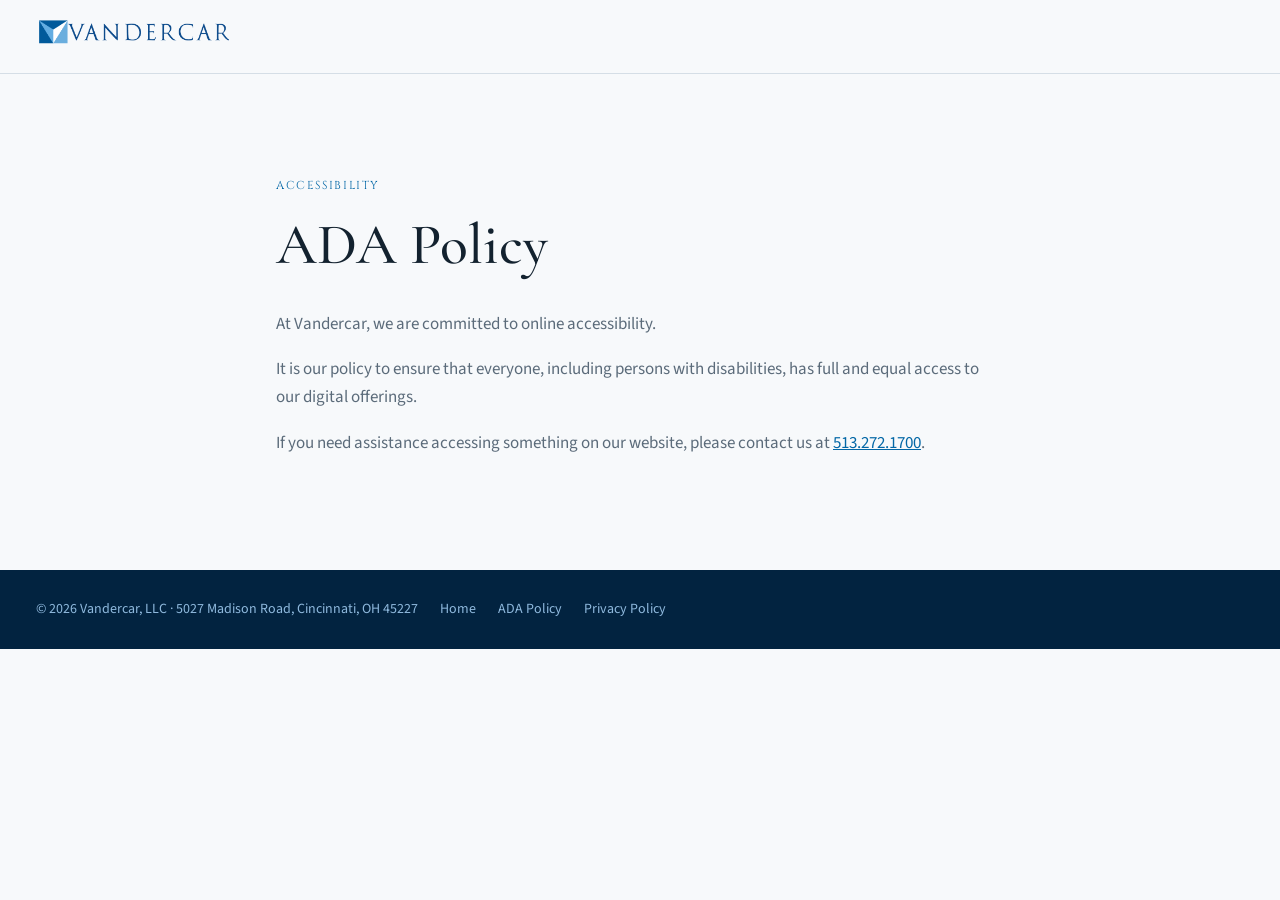
<file: ada-policy/index.html>
<!doctype html>
<html lang="en">
<head>
<meta charset="utf-8">
<meta name="viewport" content="width=device-width,initial-scale=1">
<title>ADA Policy | Vandercar</title>
<meta name="description" content="Vandercar website accessibility policy.">
<link rel="icon" type="image/png" href="/favicon.png">
<link rel="apple-touch-icon" href="/apple-touch-icon.png">
<link rel="preconnect" href="https://fonts.googleapis.com">
<link rel="preconnect" href="https://fonts.gstatic.com" crossorigin>
<link rel="stylesheet" href="https://fonts.googleapis.com/css2?family=Cinzel:wght@500;600&family=Cormorant+Garamond:wght@500;600&family=Source+Sans+3:wght@400;600&display=swap">
<link rel="stylesheet" href="/page.css">
</head>
<body>
<header><div class="wrap"><a class="vc-logo" href="/" aria-label="Vandercar home"><i class="cube" aria-hidden="true"></i><i class="word" aria-hidden="true"></i></a></div></header>
<main><div class="wrap">
<span class="eyebrow">Accessibility</span>
<h1>ADA Policy</h1>
<p>At Vandercar, we are committed to online accessibility.</p>
<p>It is our policy to ensure that everyone, including persons with disabilities, has full and equal access to our digital offerings.</p>
<p>If you need assistance accessing something on our website, please contact us at <a href="tel:+15132721700">513.272.1700</a>.</p>
</div></main>
<footer><div class="wrap"><span>&copy; 2026 Vandercar, LLC &middot; 5027 Madison Road, Cincinnati, OH 45227</span><a href="/">Home</a><a href="/ada-policy/">ADA Policy</a><a href="/privacy-policy/">Privacy Policy</a></div></footer>
</body>
</html>
</file>
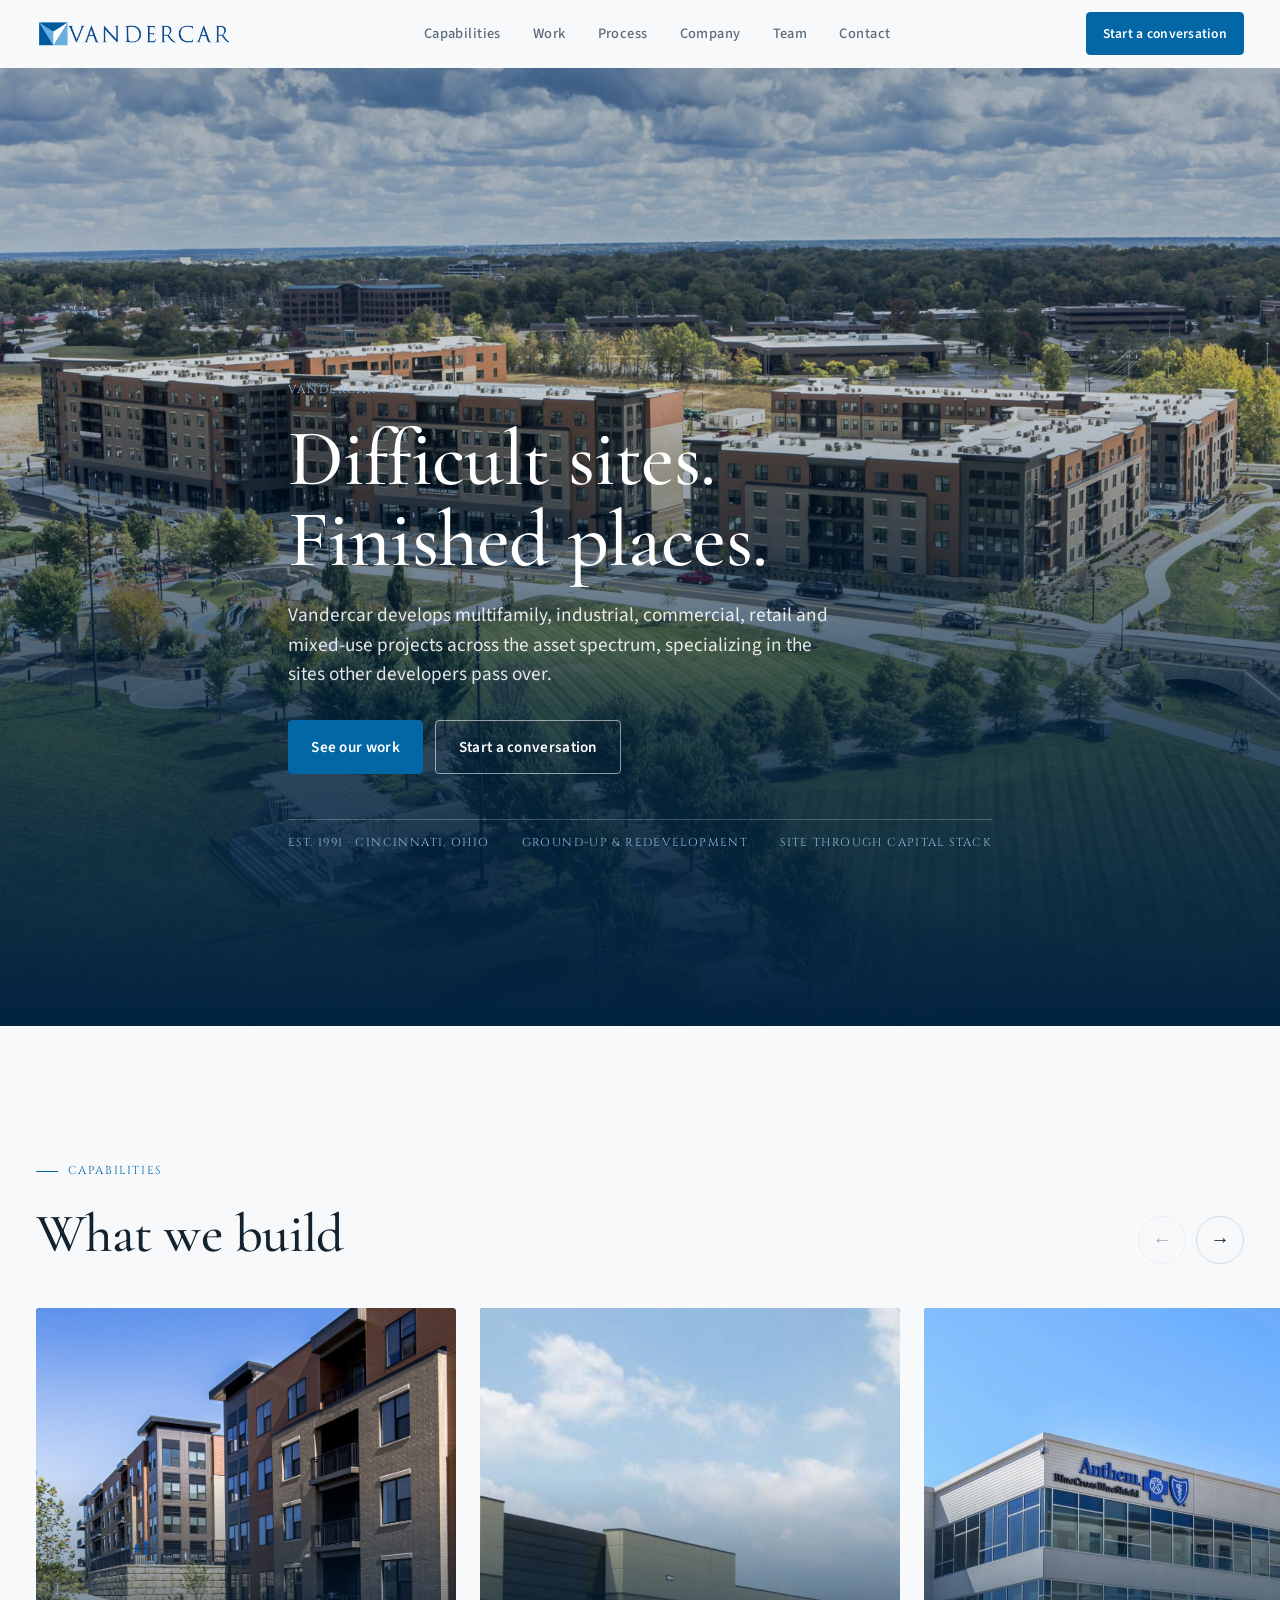
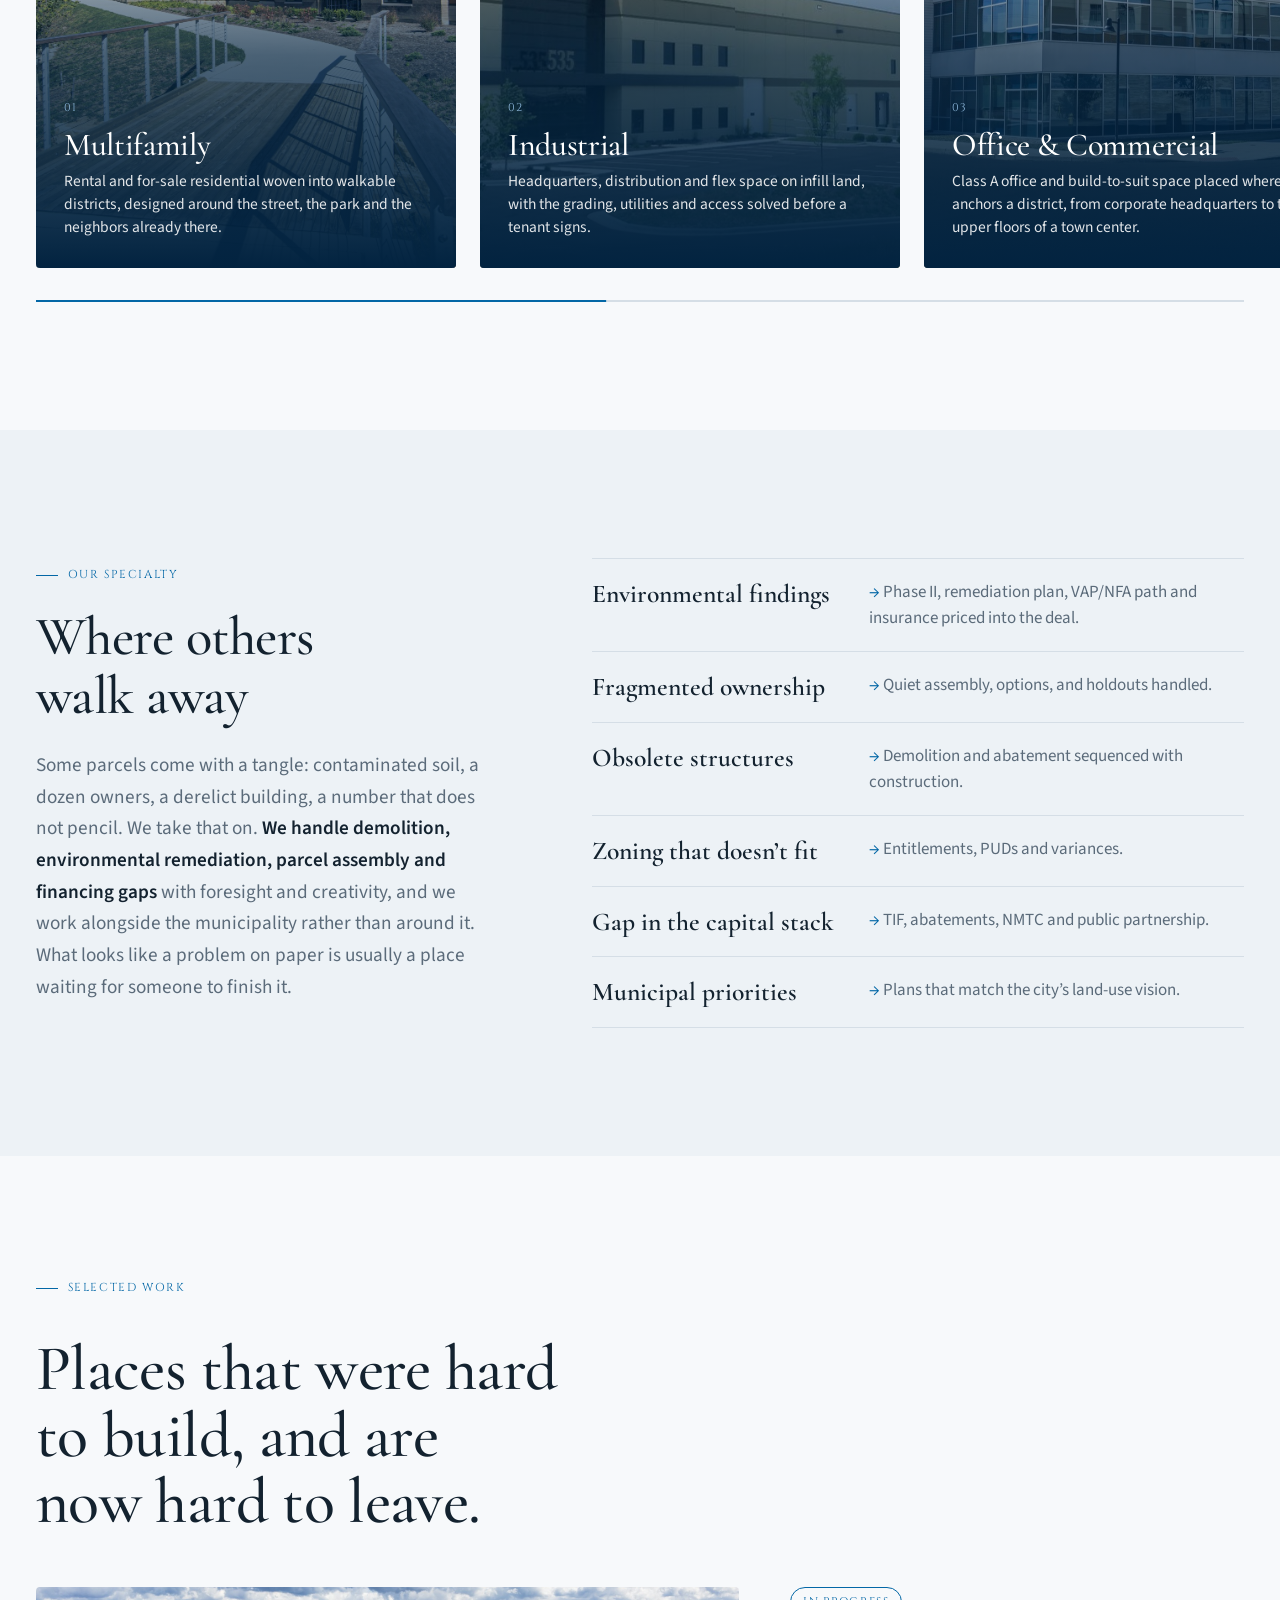
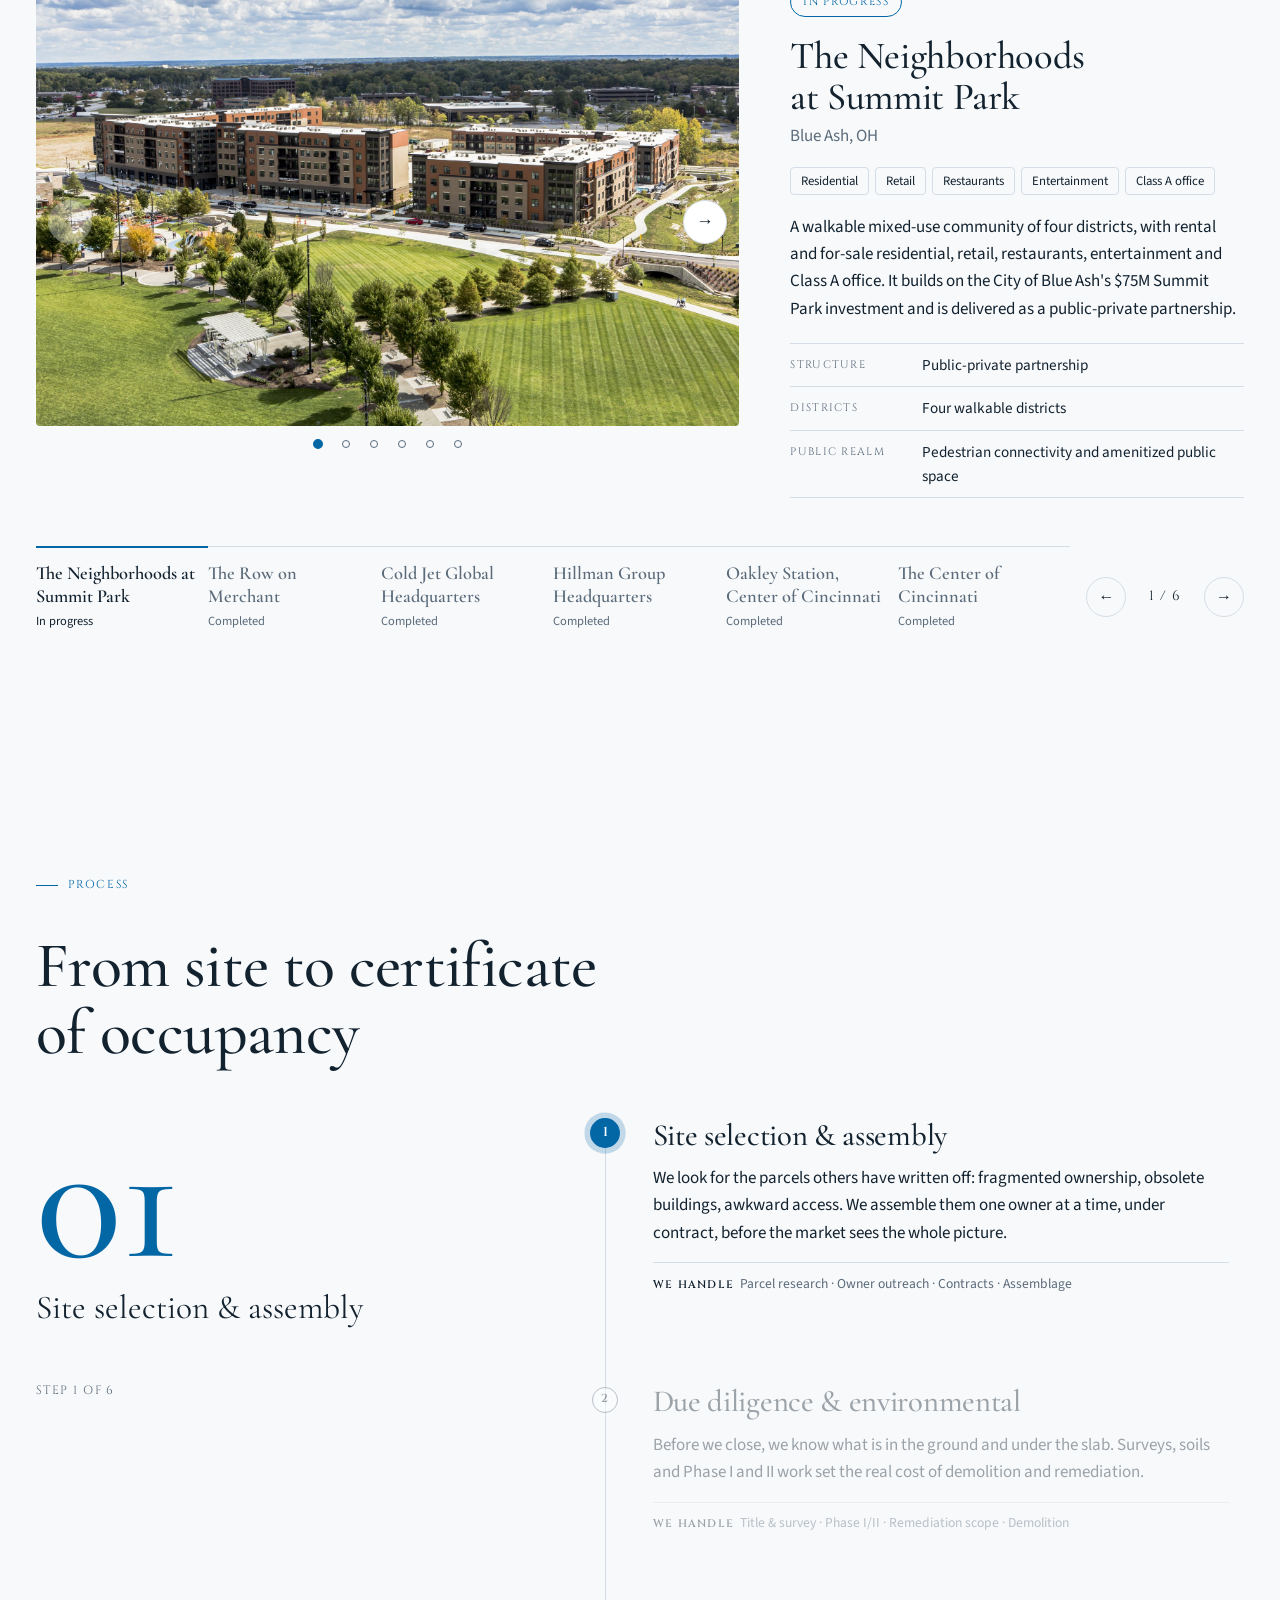
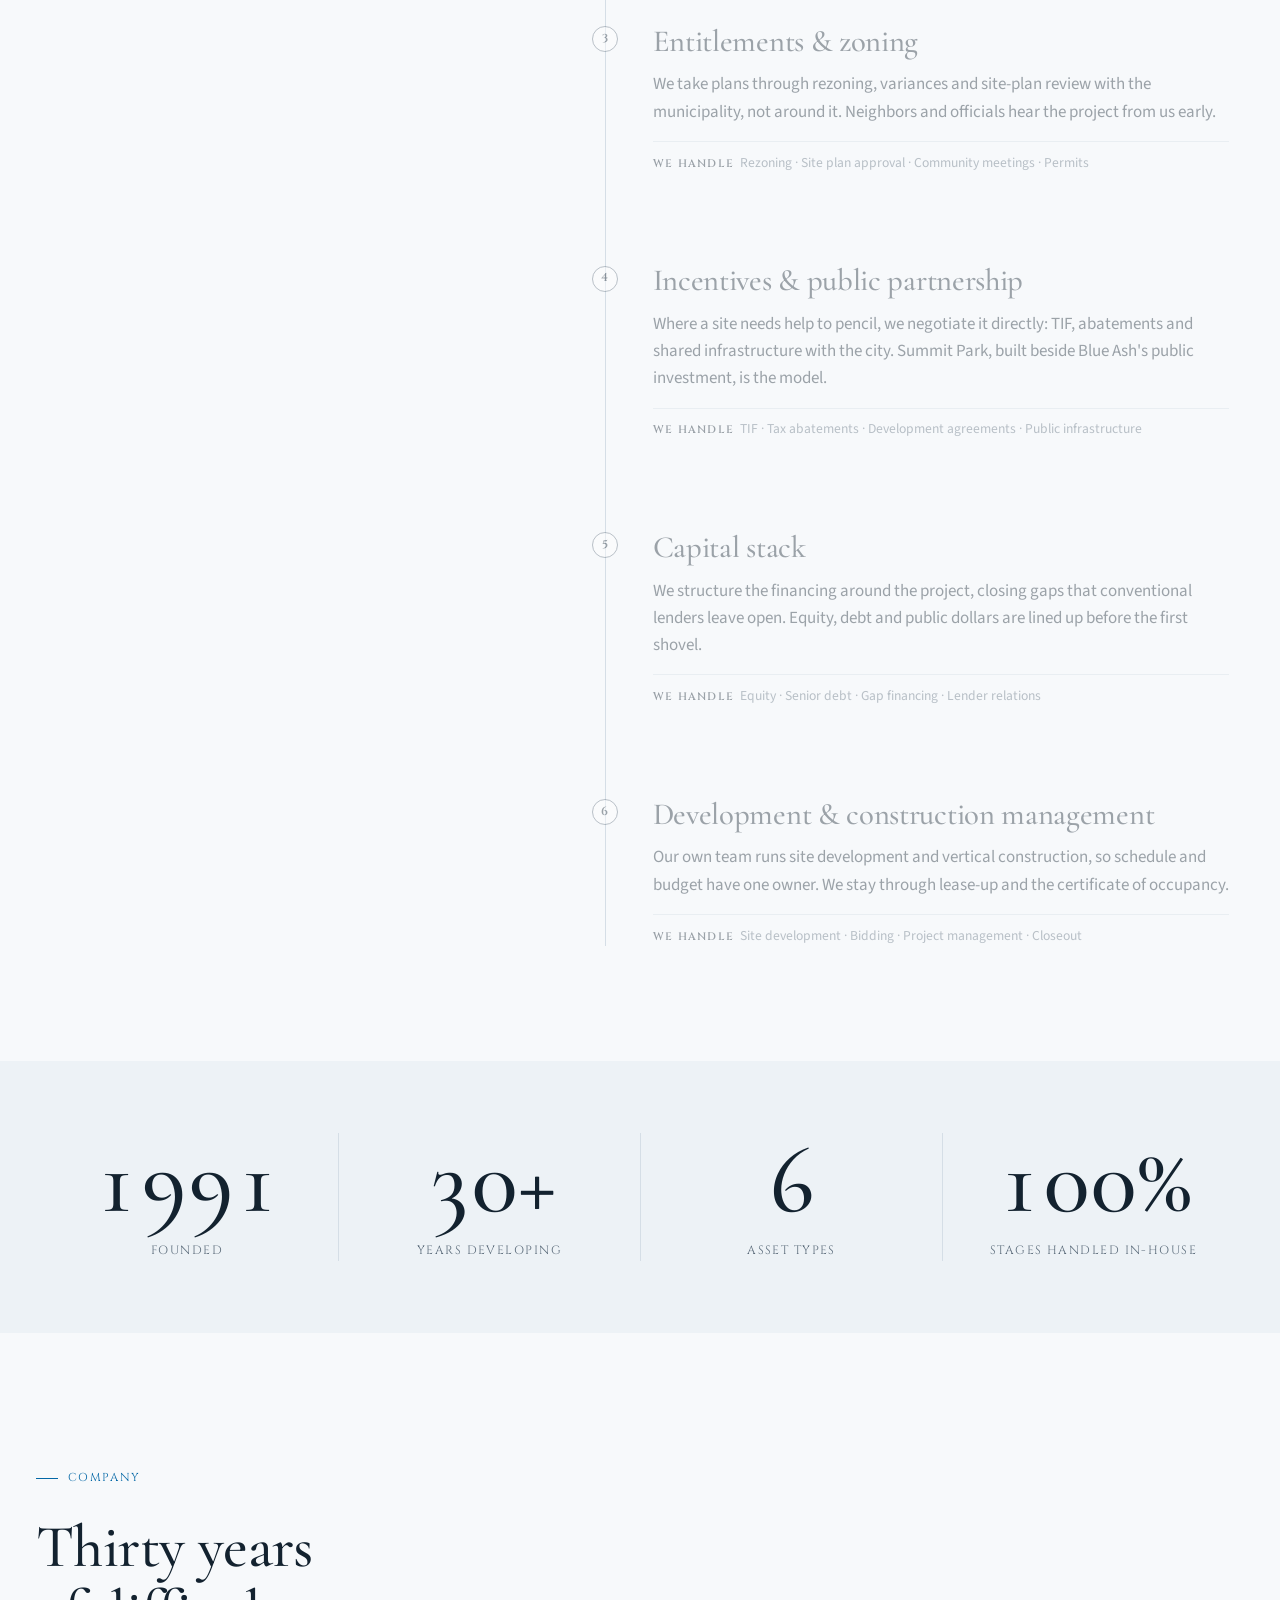
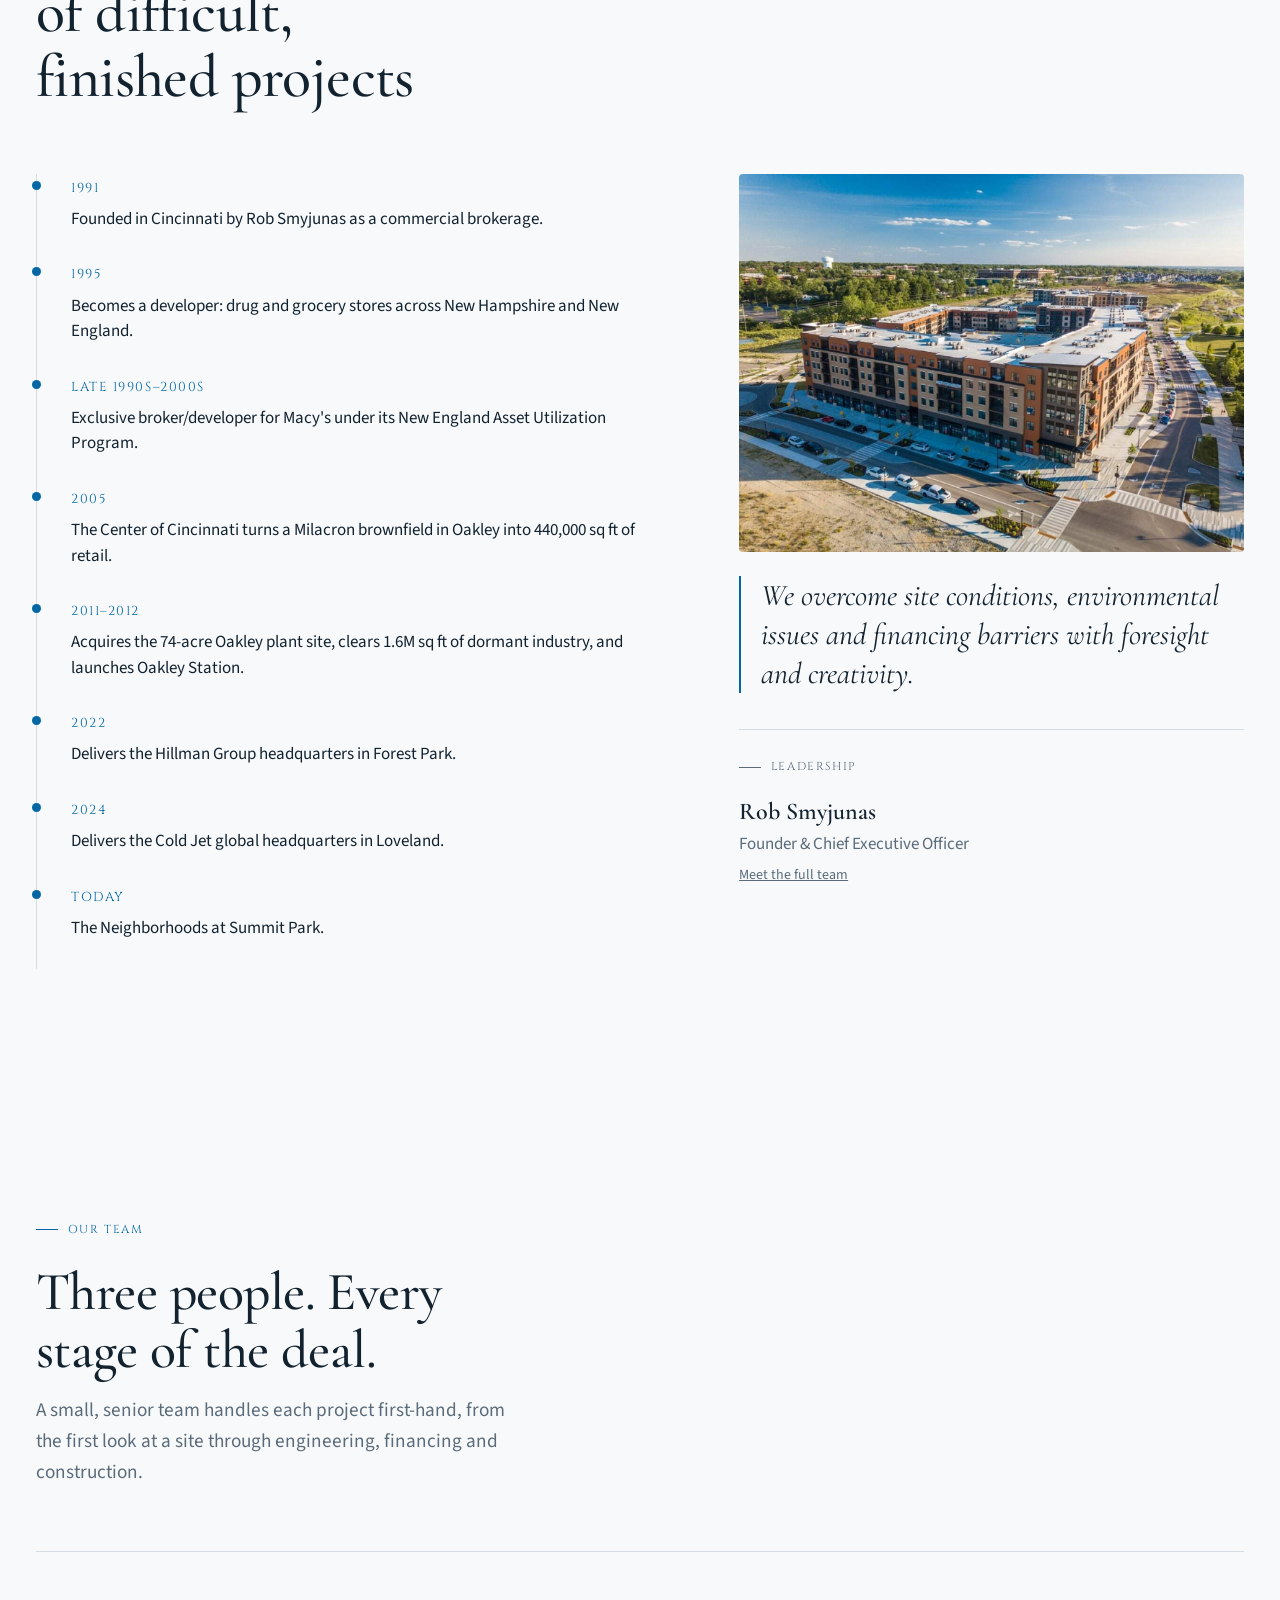
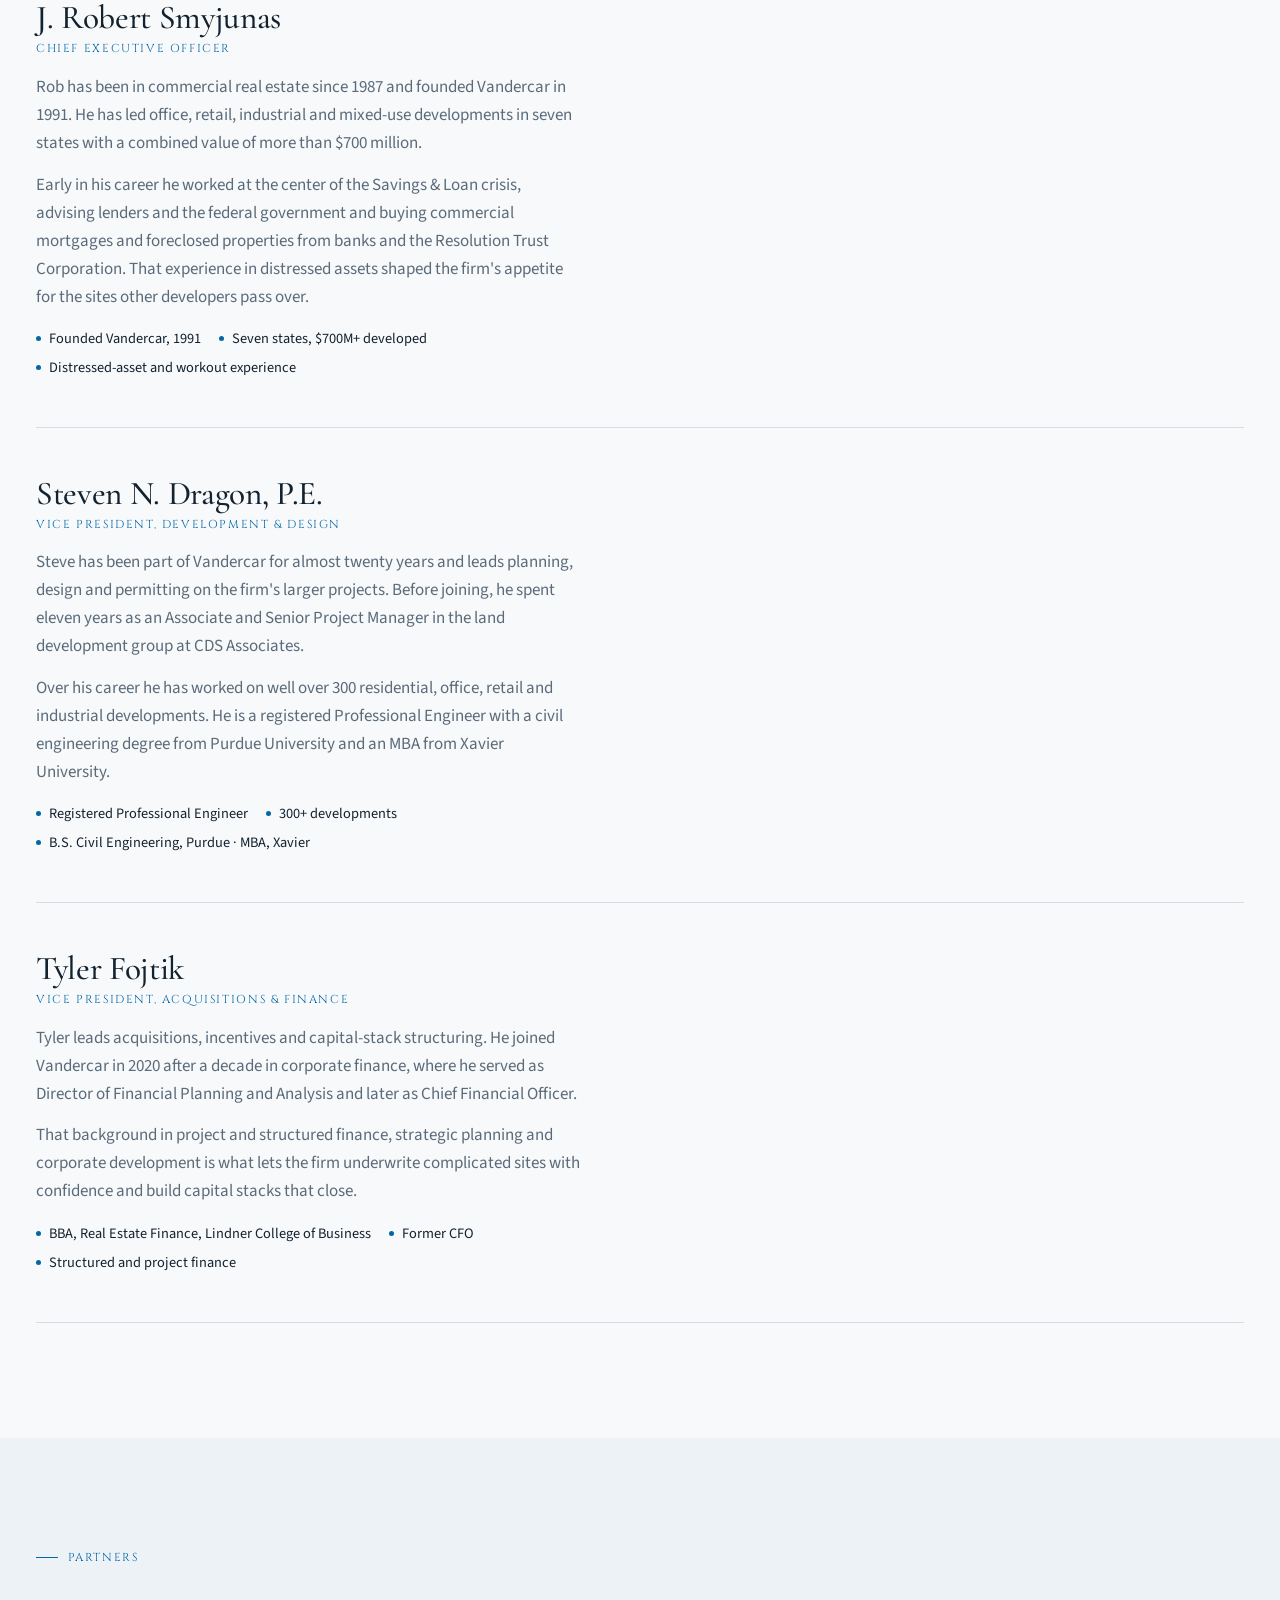
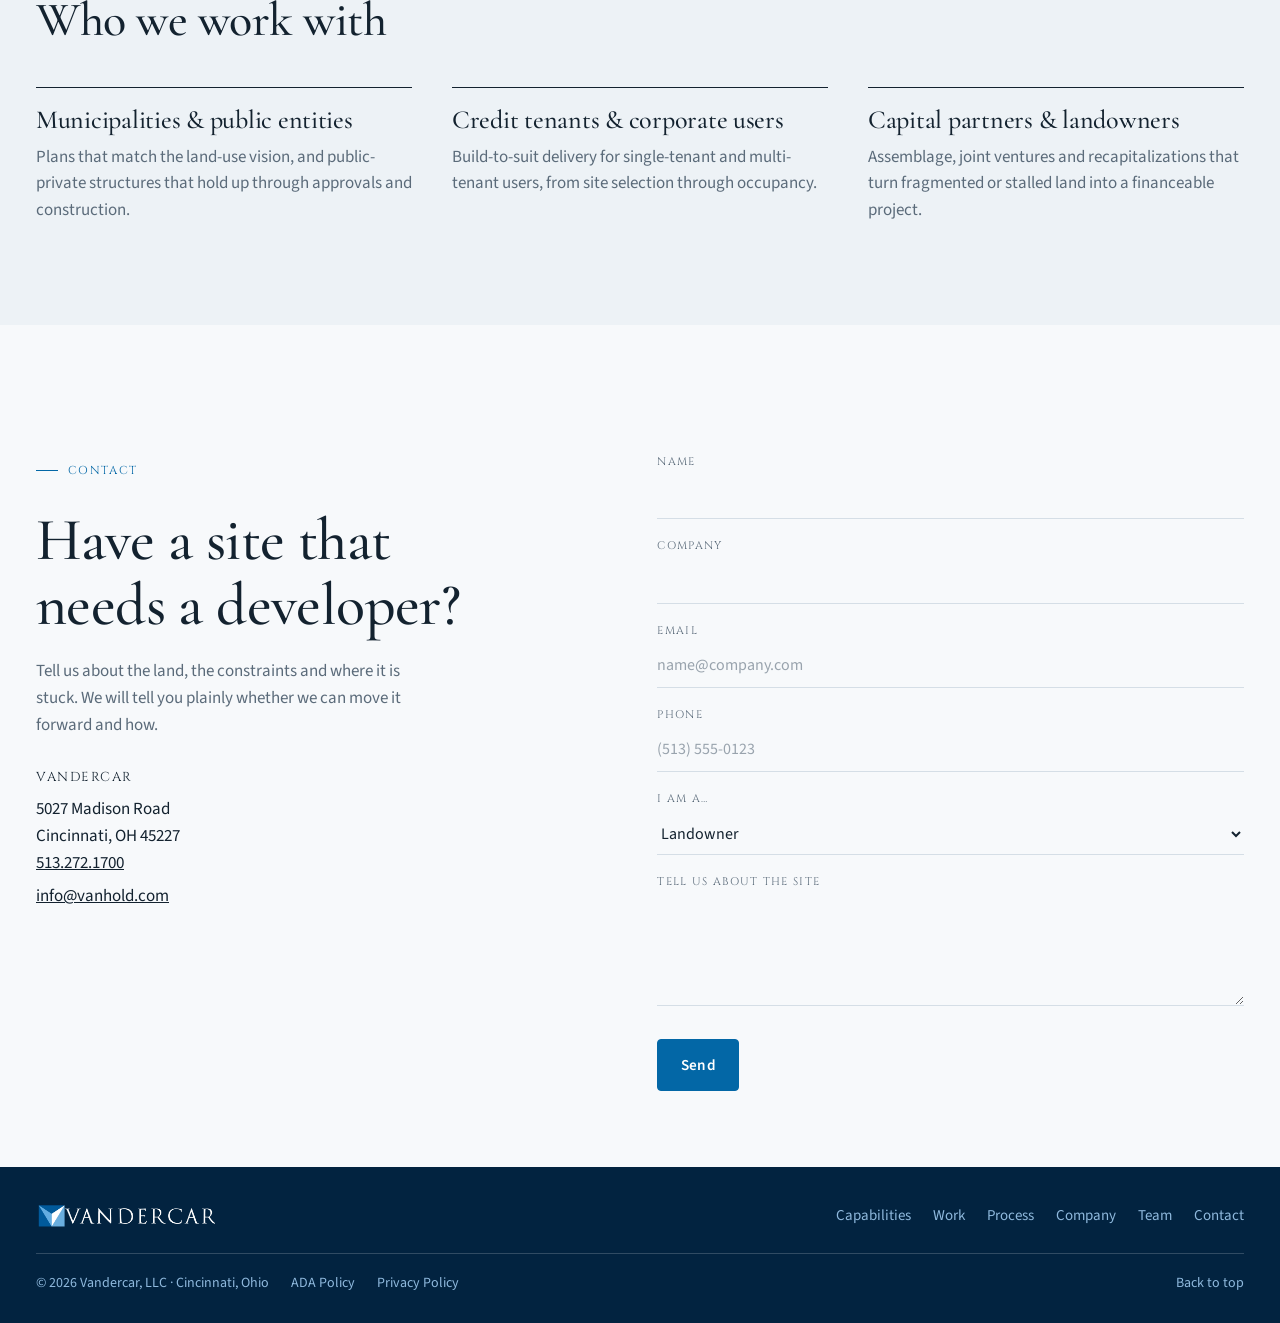
<file: contact/index.html>
<!doctype html>
<html lang="en">
<head>
<meta charset="utf-8">
<title>Vandercar</title>
<meta name="robots" content="noindex">
<link rel="canonical" href="https://www.vanhold.com/#contact">
<meta http-equiv="refresh" content="0; url=/#contact">
<script>location.replace('/#contact')</script>
</head>
<body><p>This page has moved to <a href="/#contact">vanhold.com</a>.</p></body>
</html>
</file>
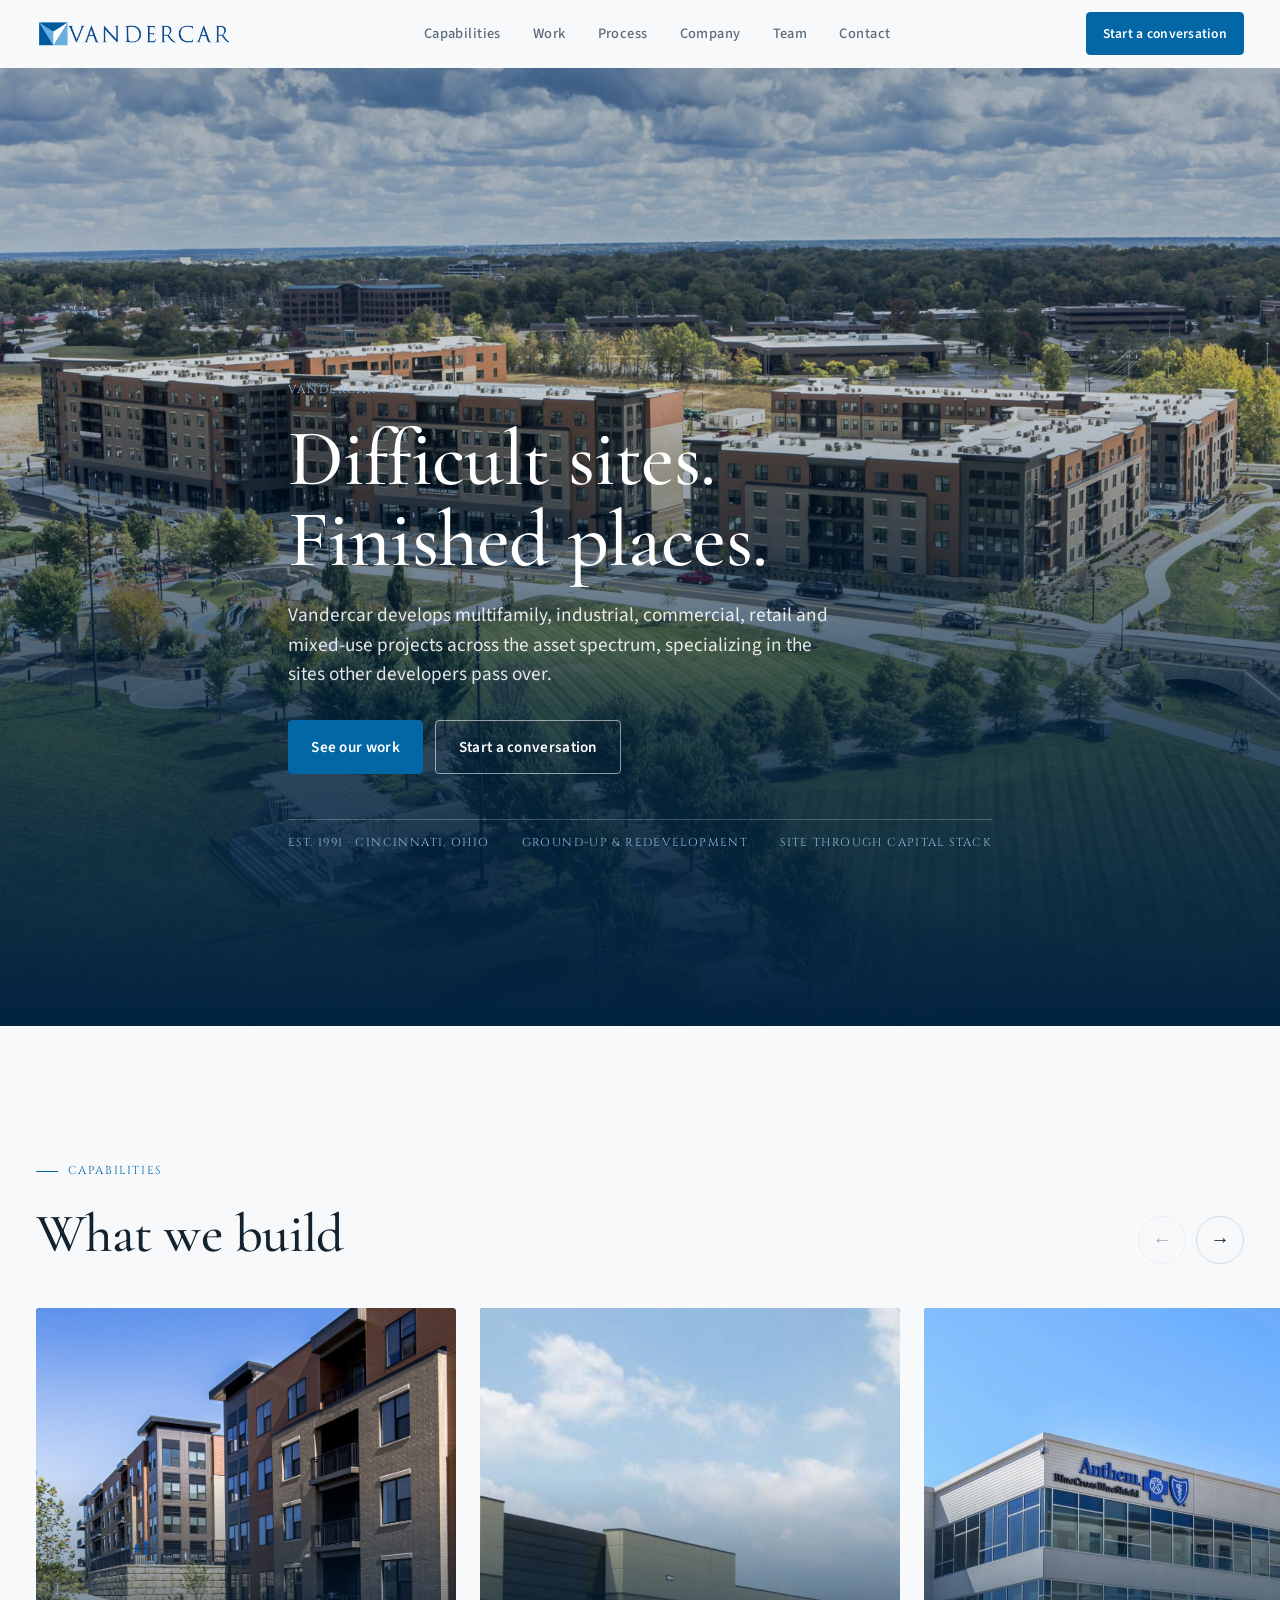
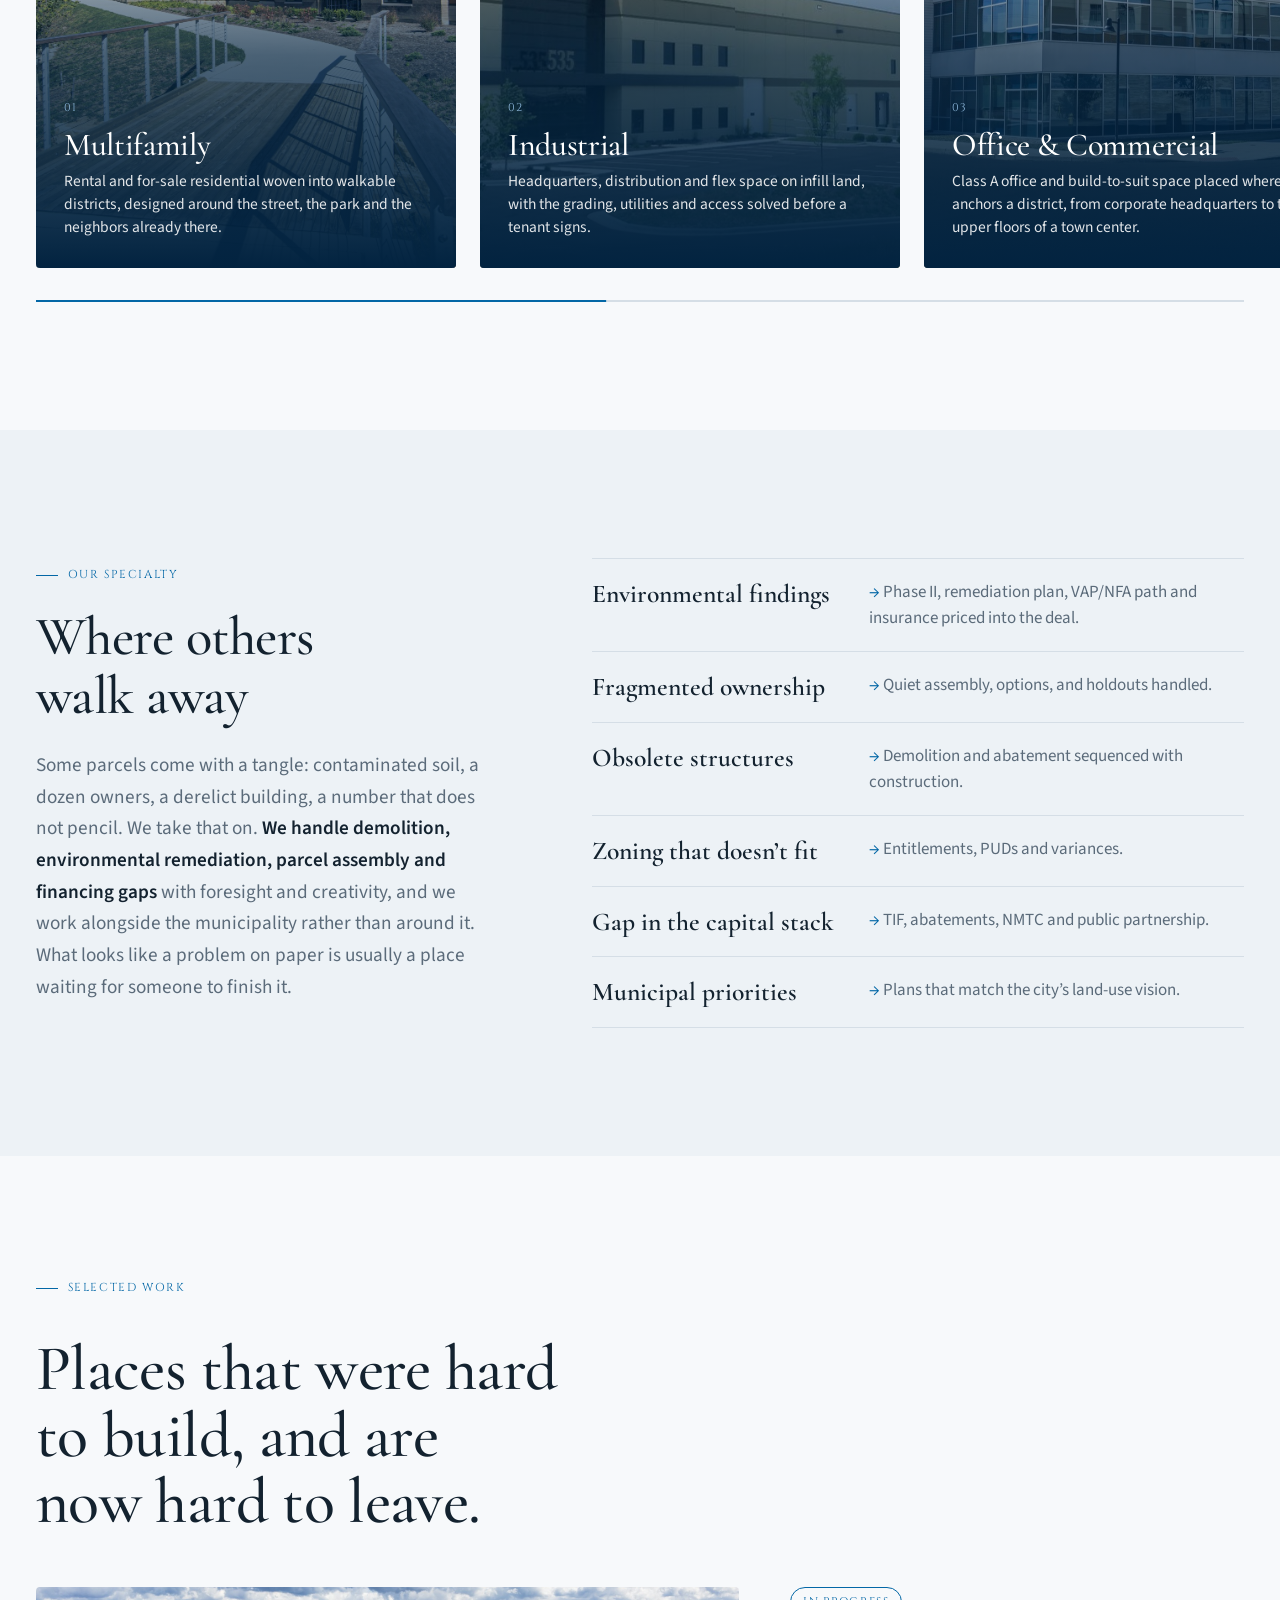
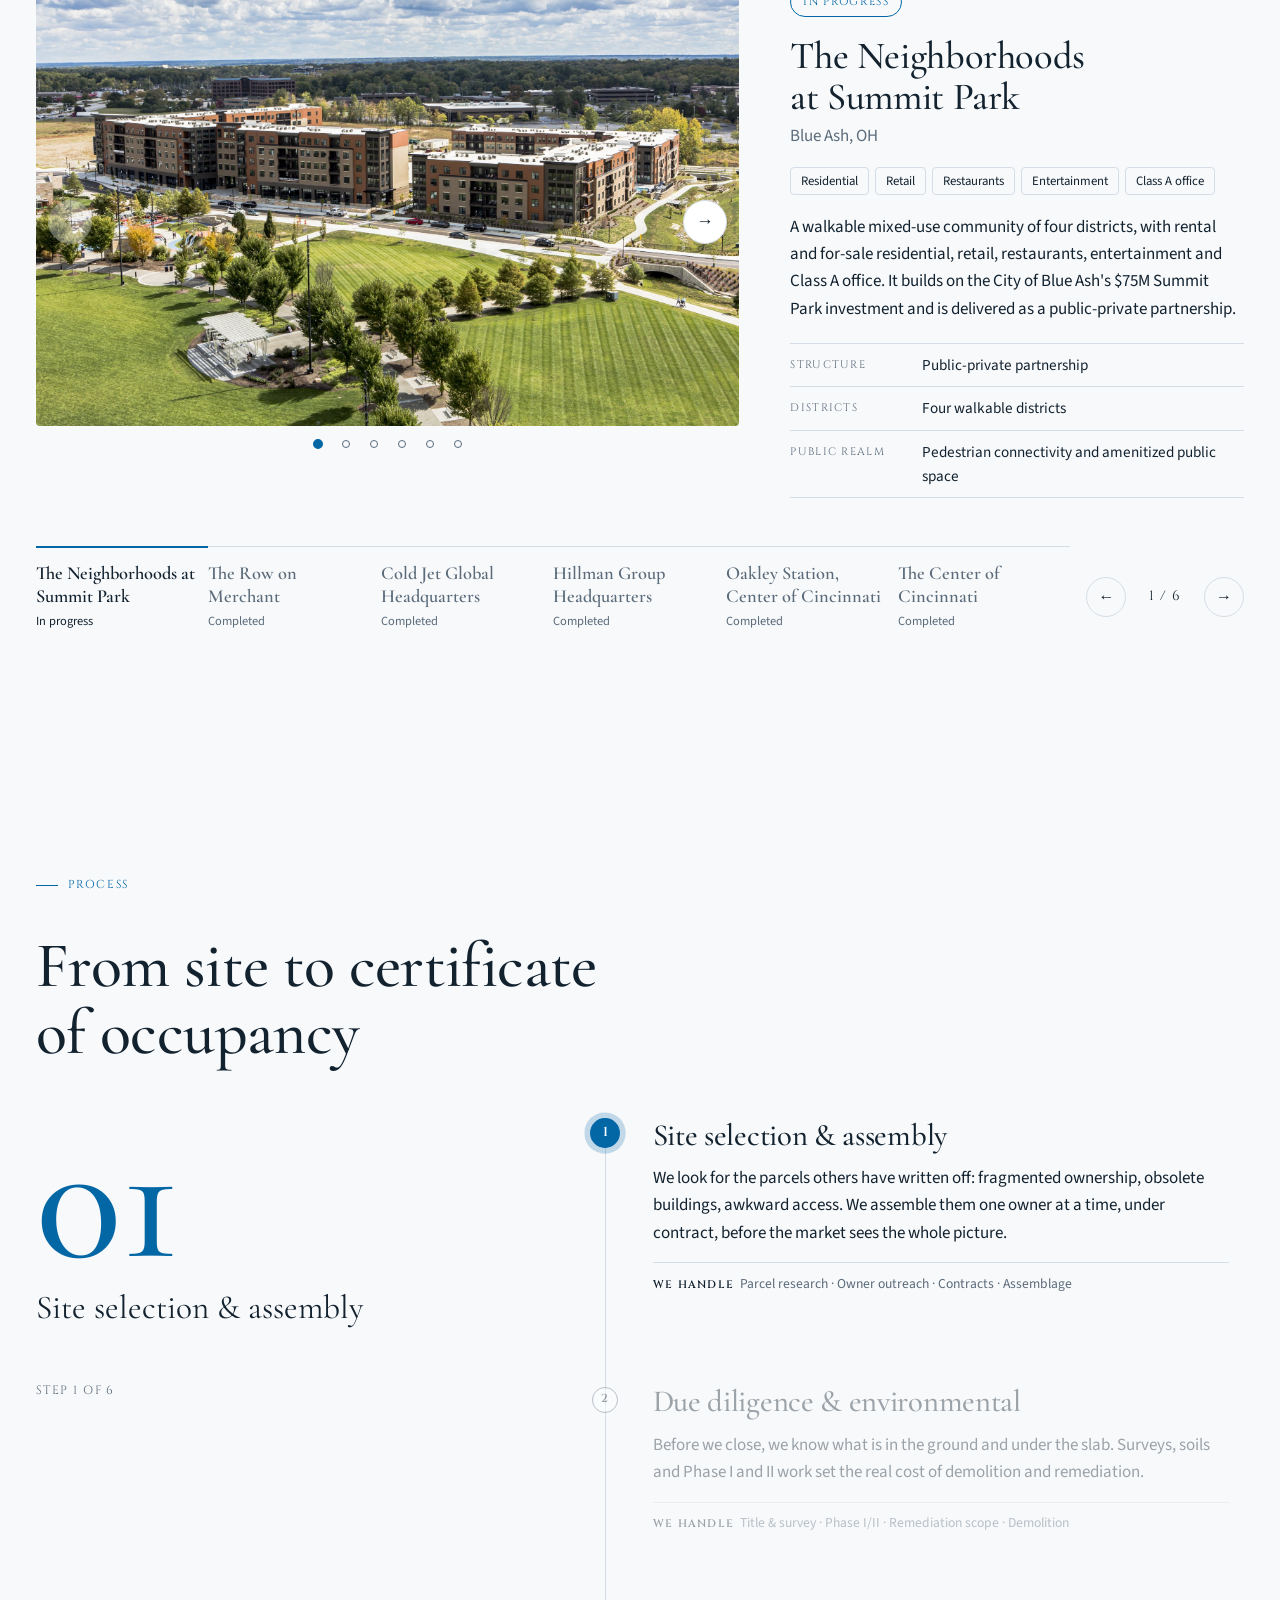
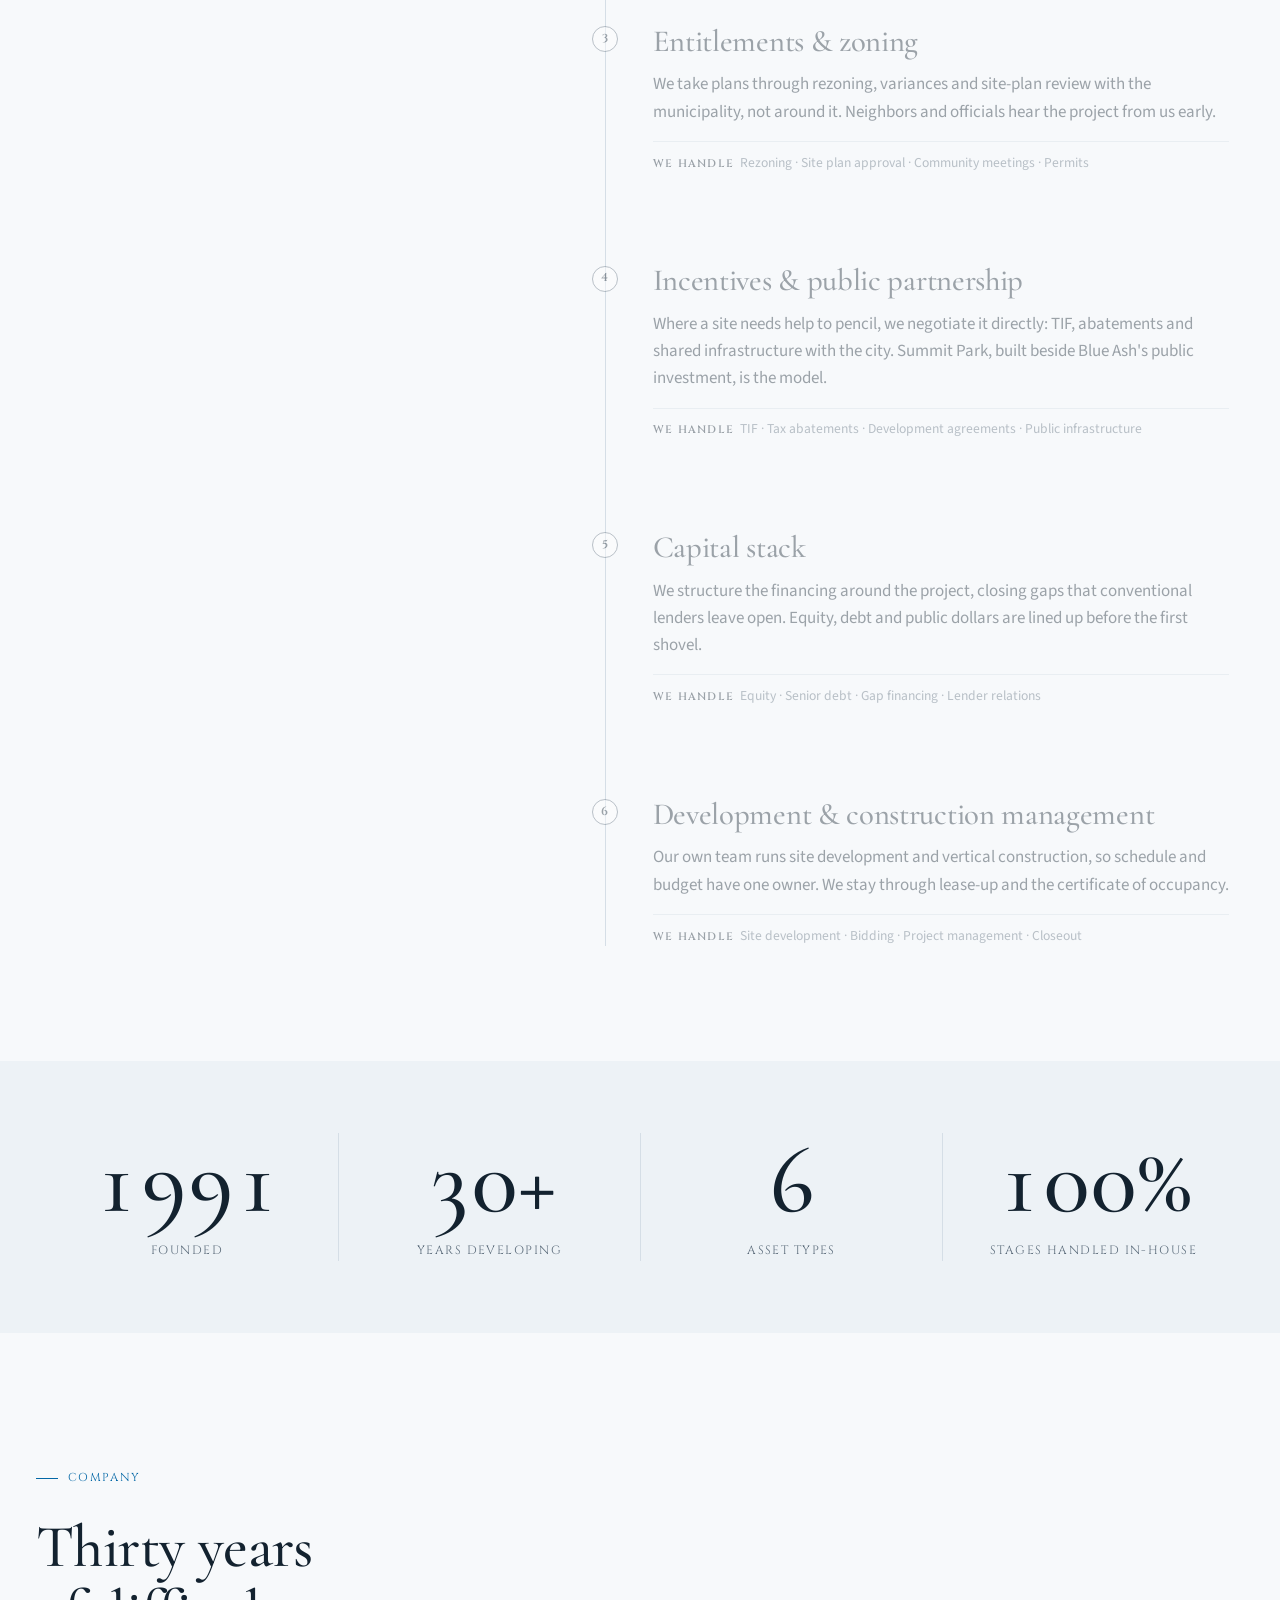
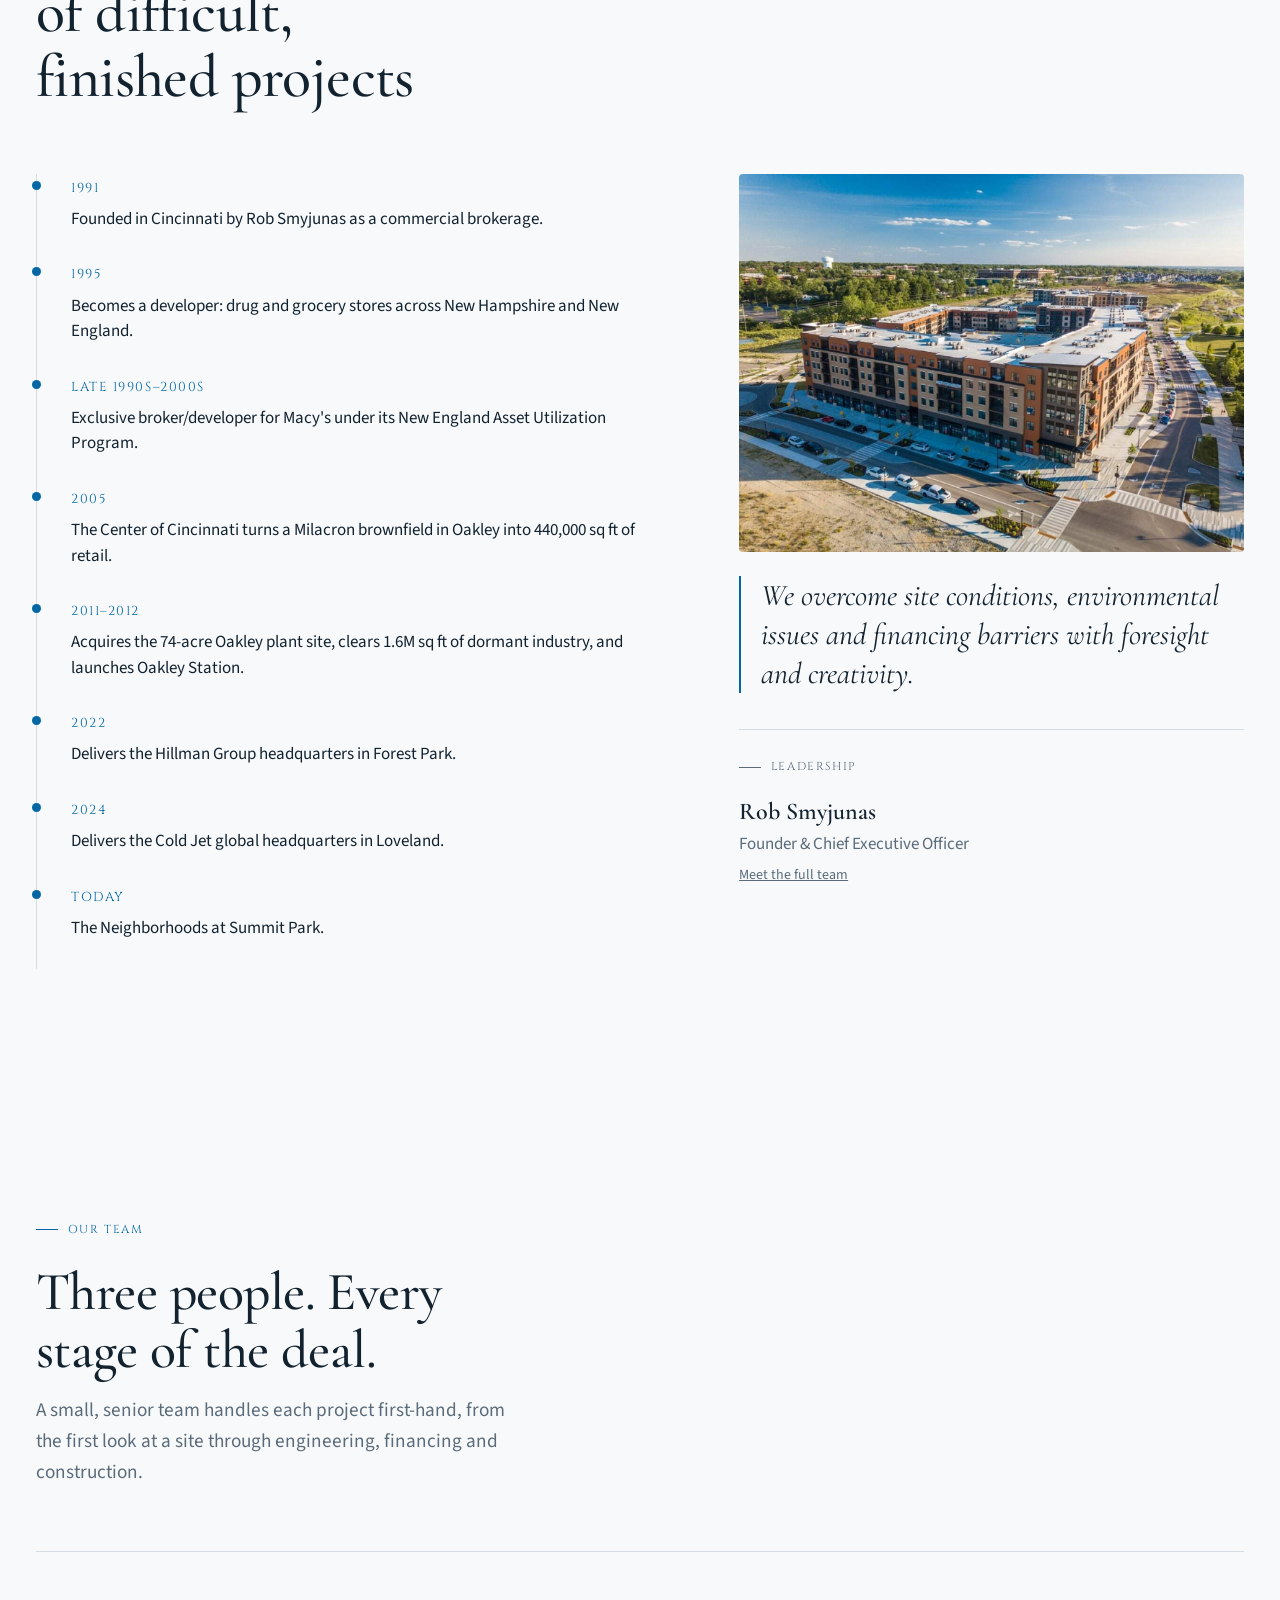
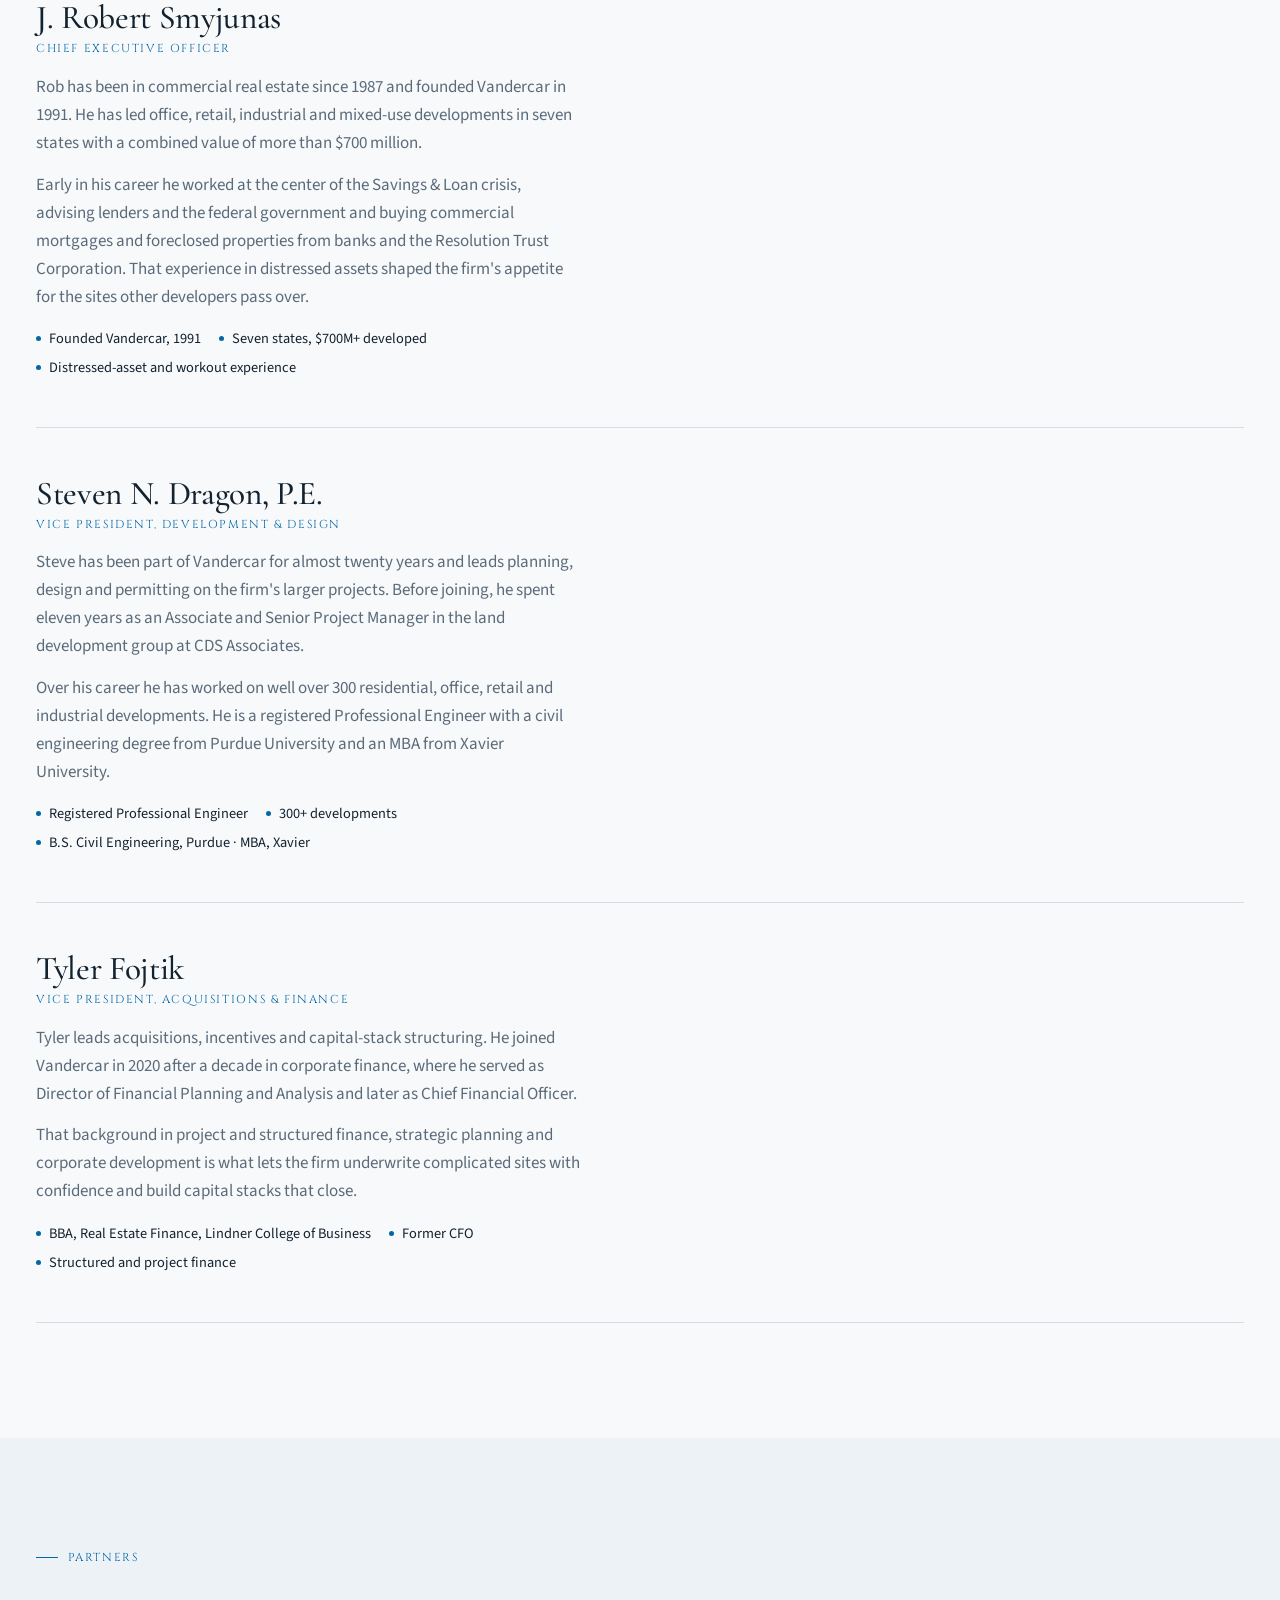
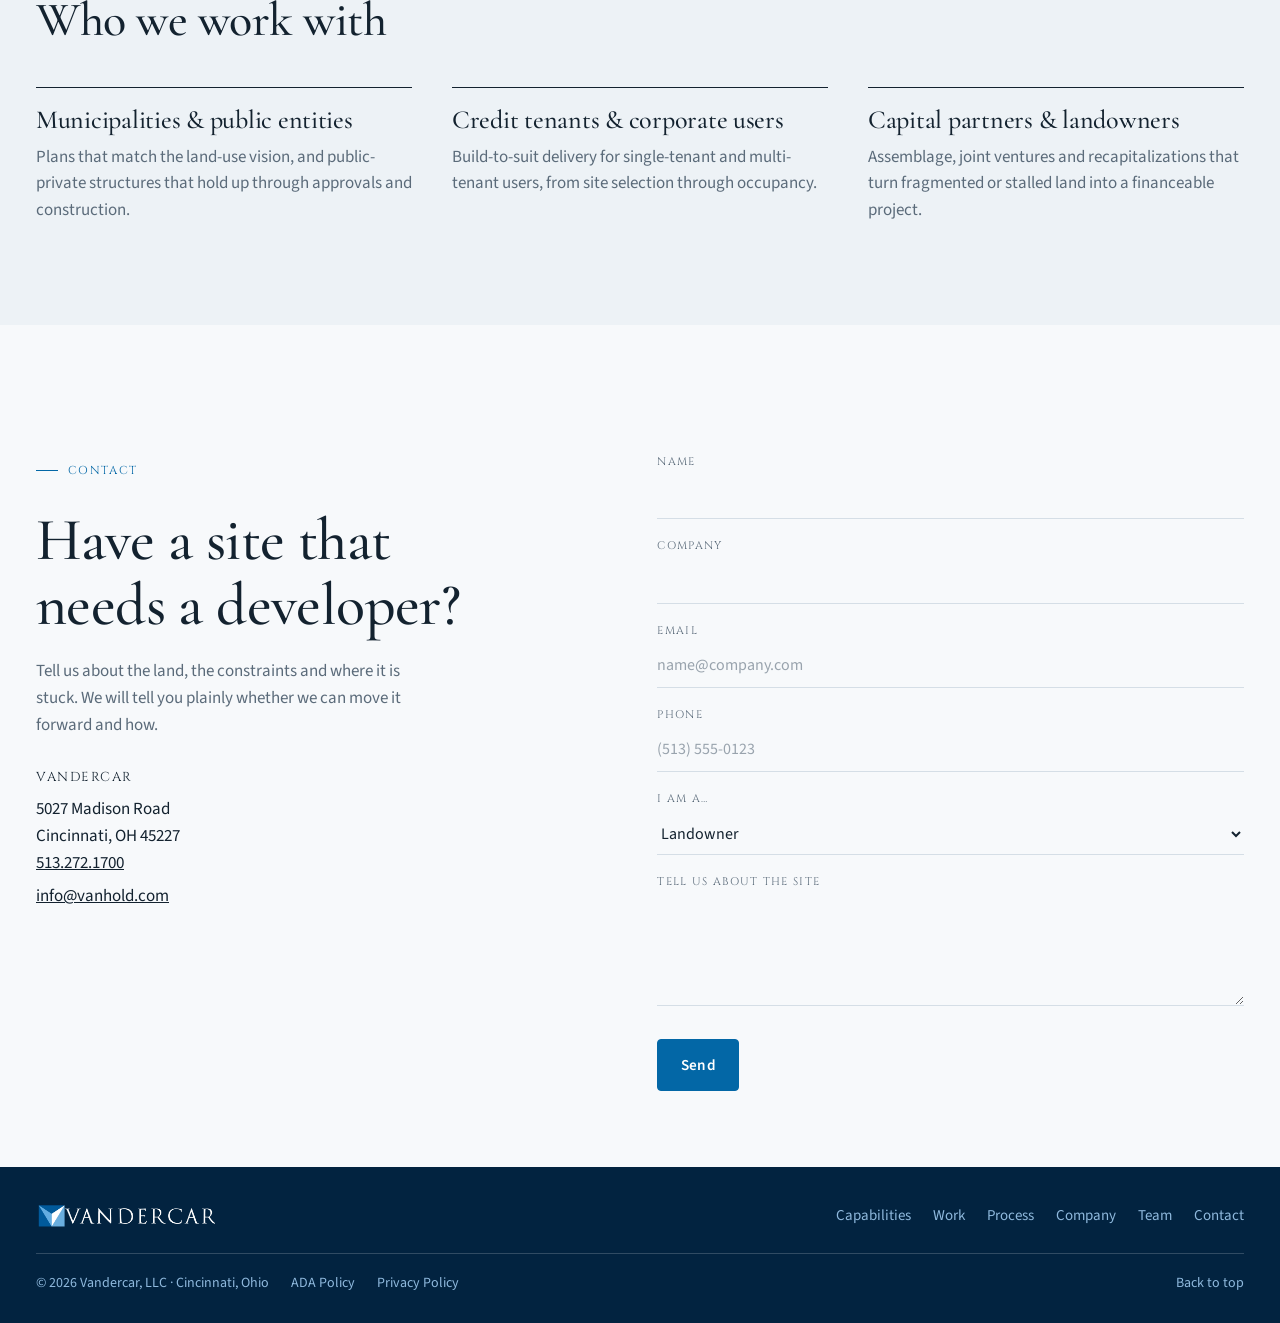
<file: home/index.html>
<!doctype html>
<html lang="en">
<head>
<meta charset="utf-8">
<title>Vandercar</title>
<meta name="robots" content="noindex">
<link rel="canonical" href="https://www.vanhold.com/">
<meta http-equiv="refresh" content="0; url=/">
<script>location.replace('/')</script>
</head>
<body><p>This page has moved to <a href="/">vanhold.com</a>.</p></body>
</html>
</file>
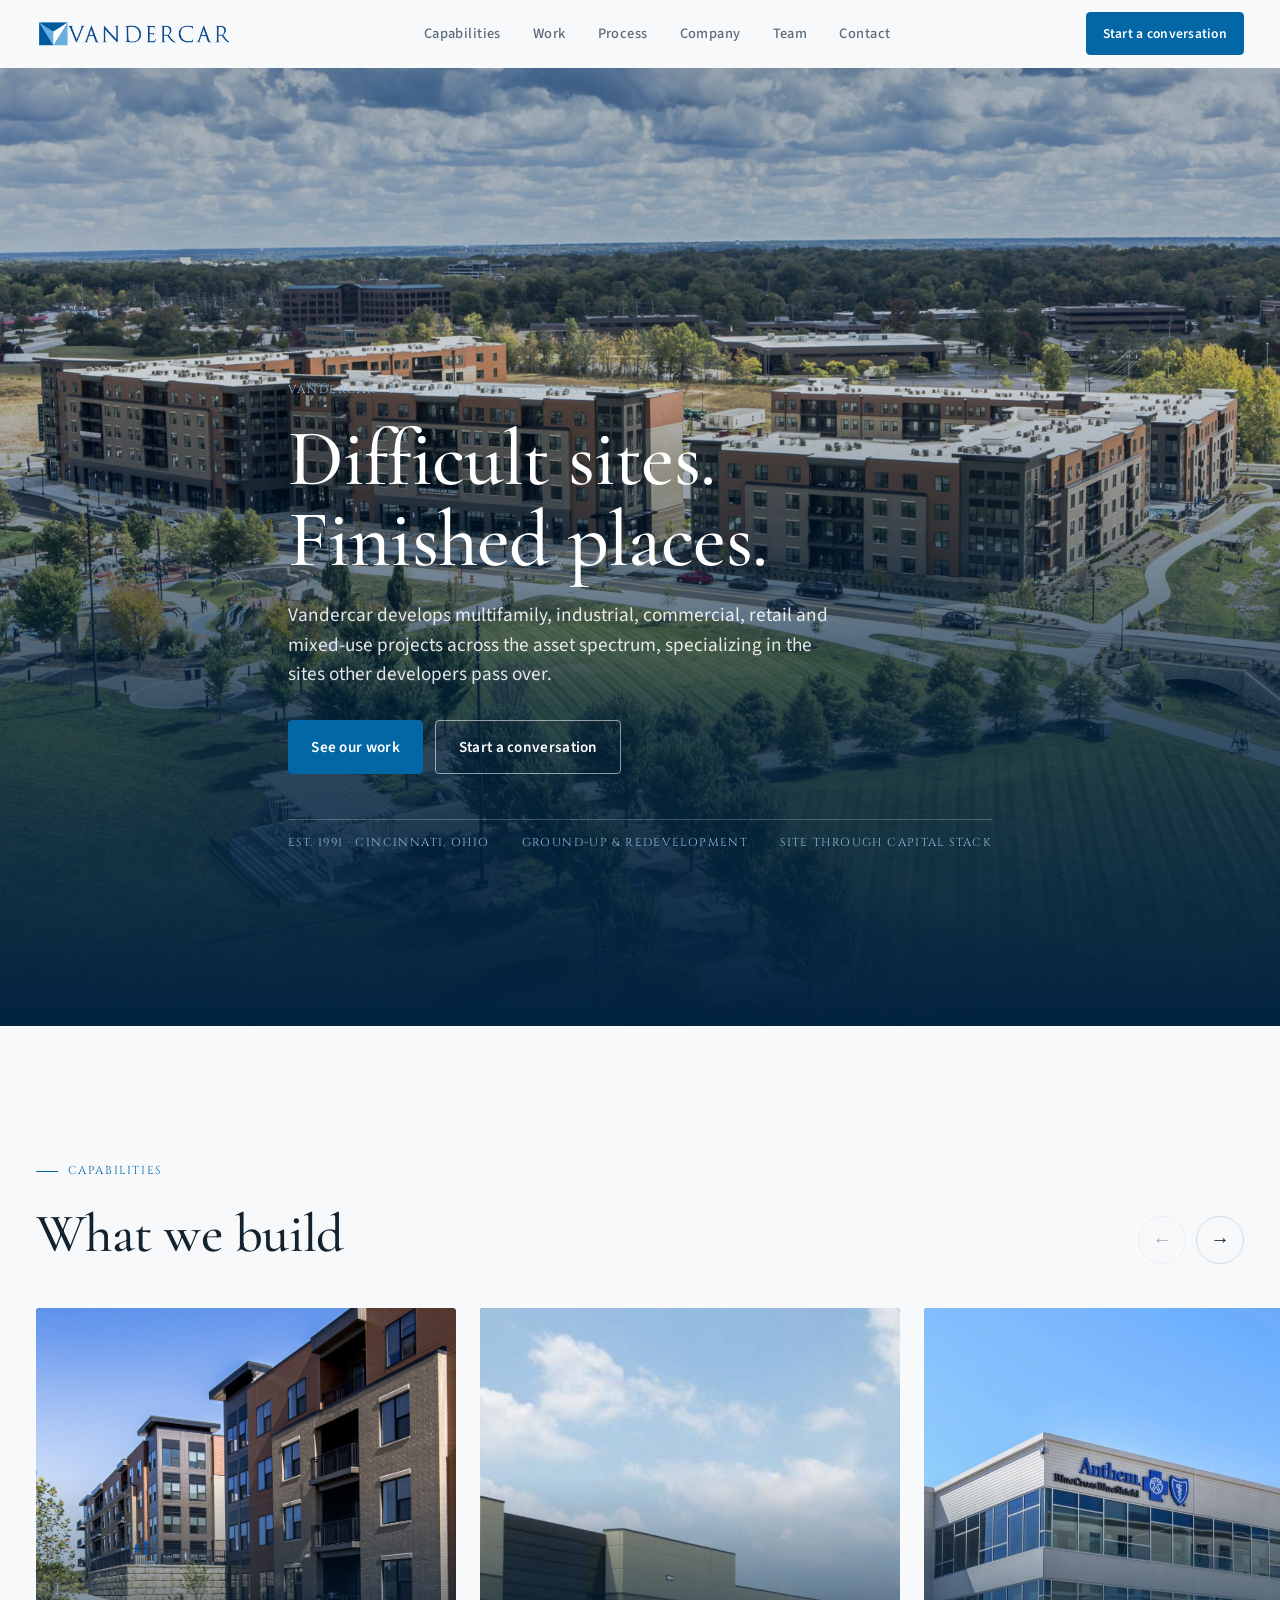
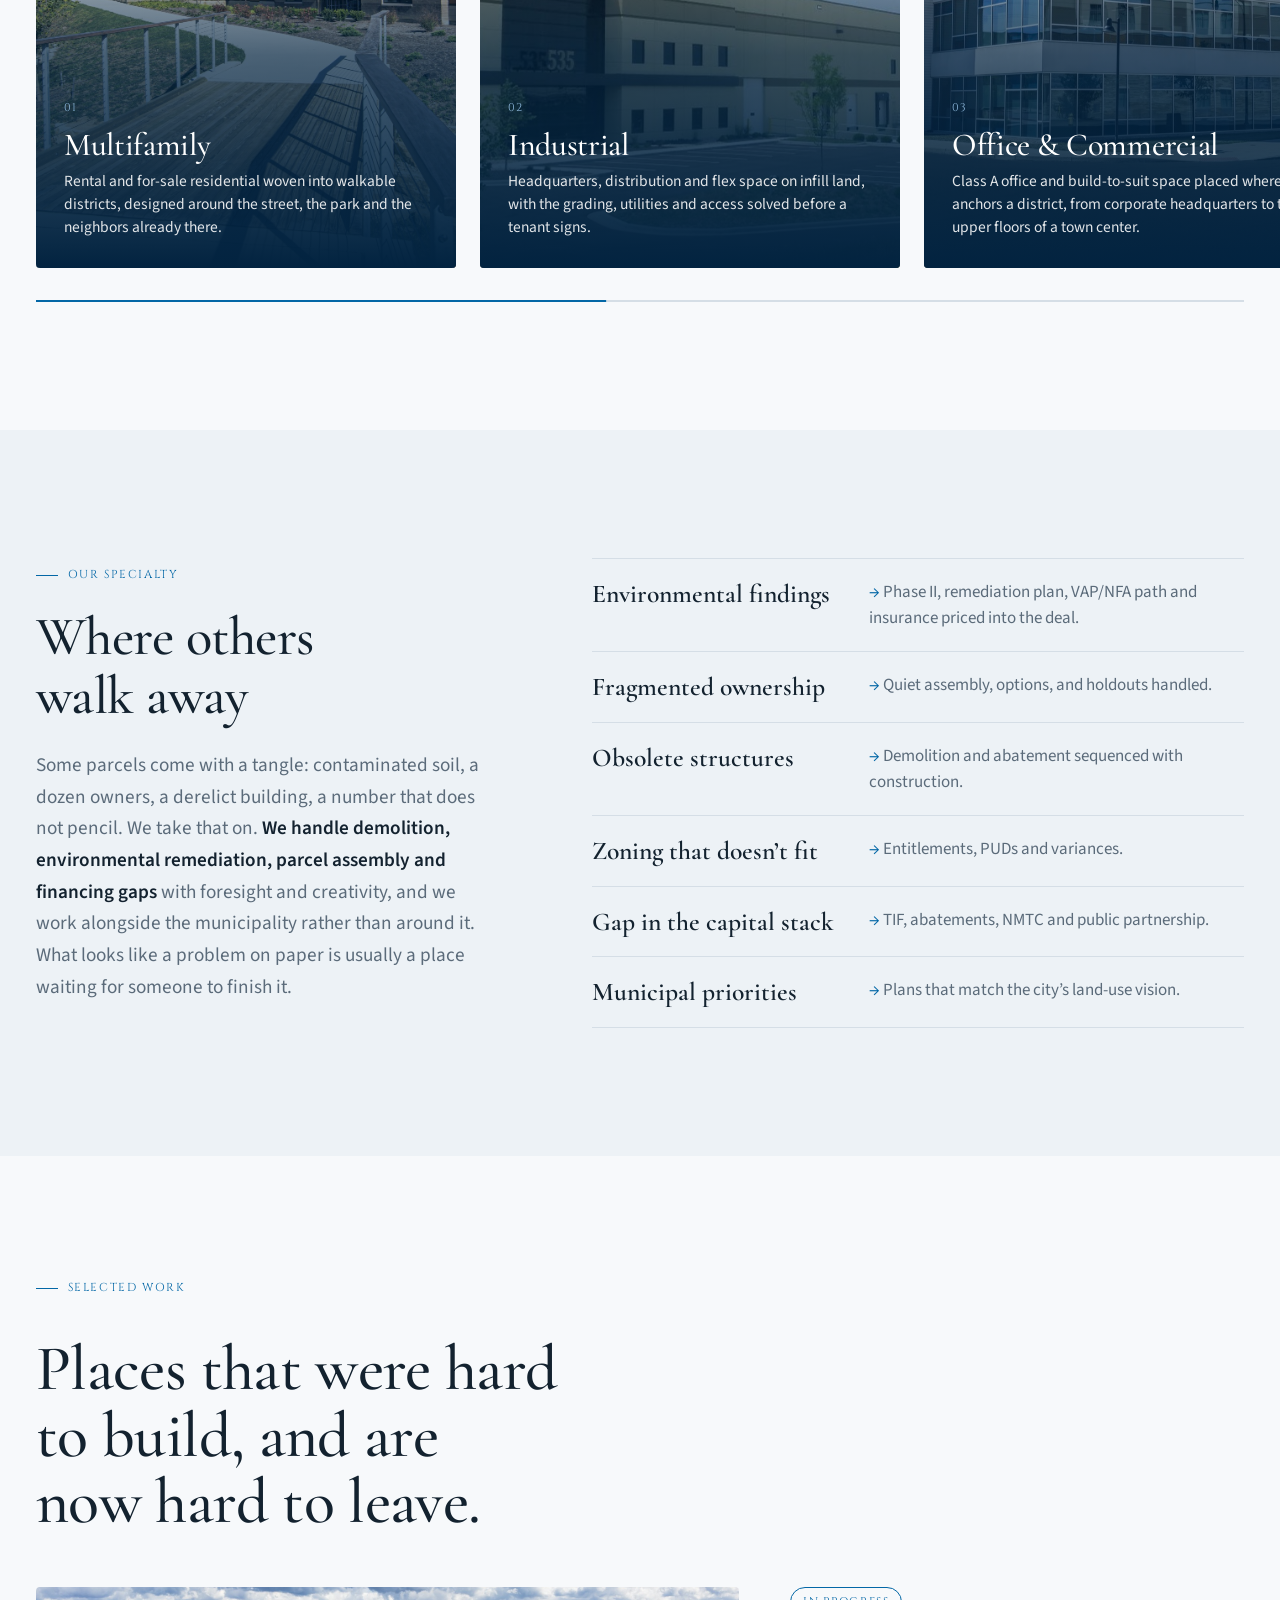
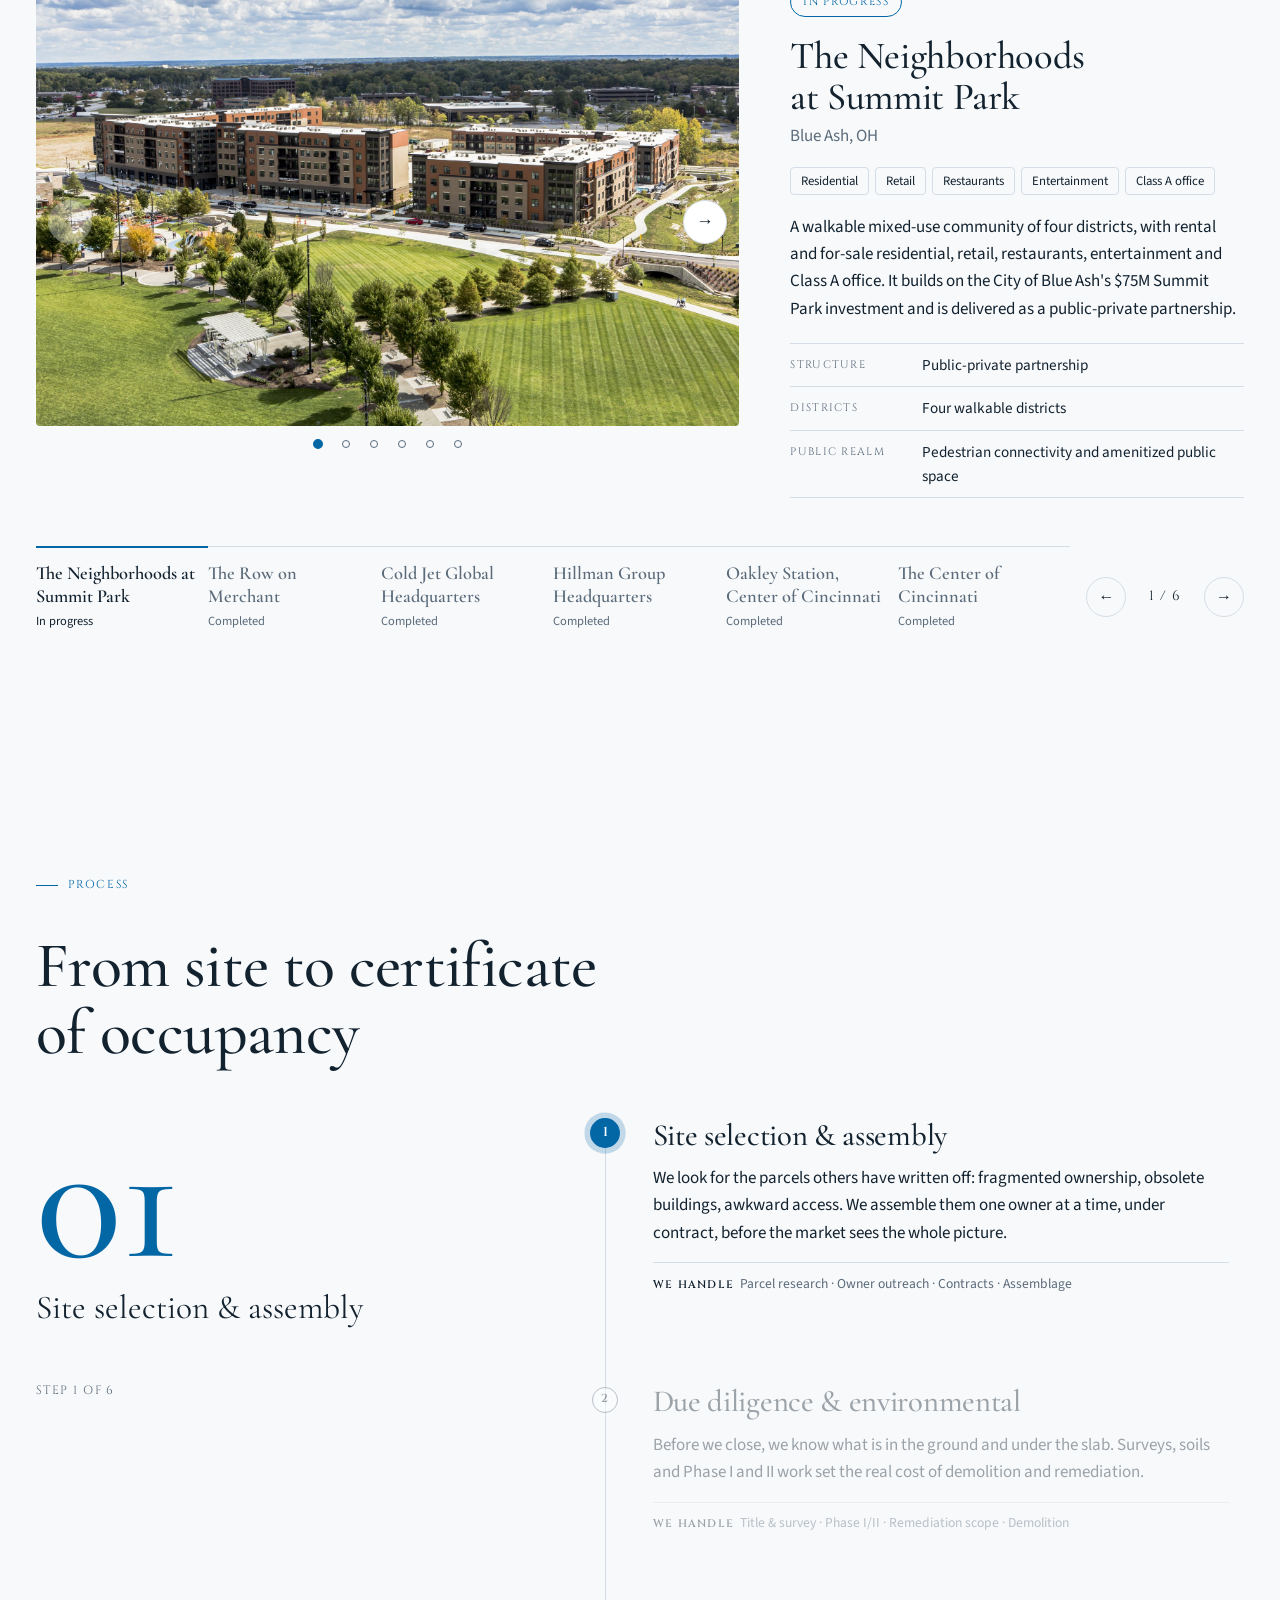
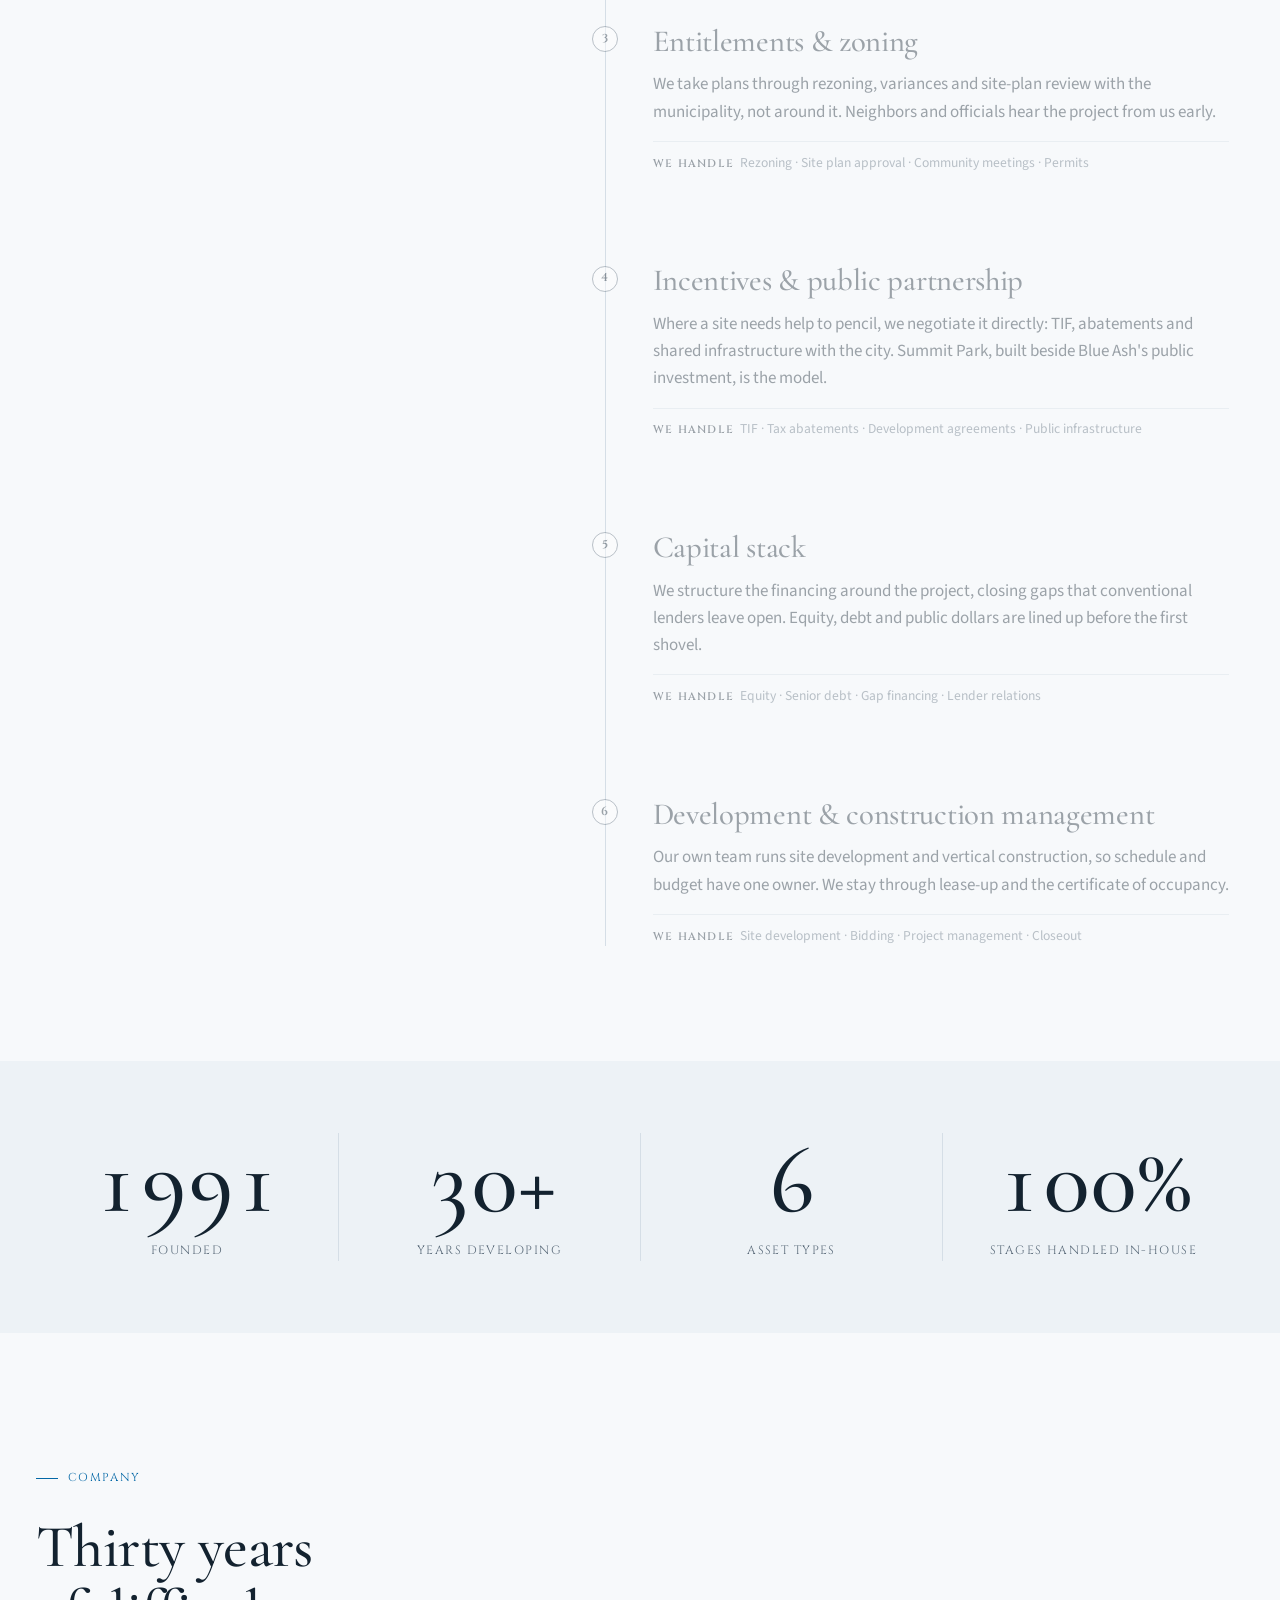
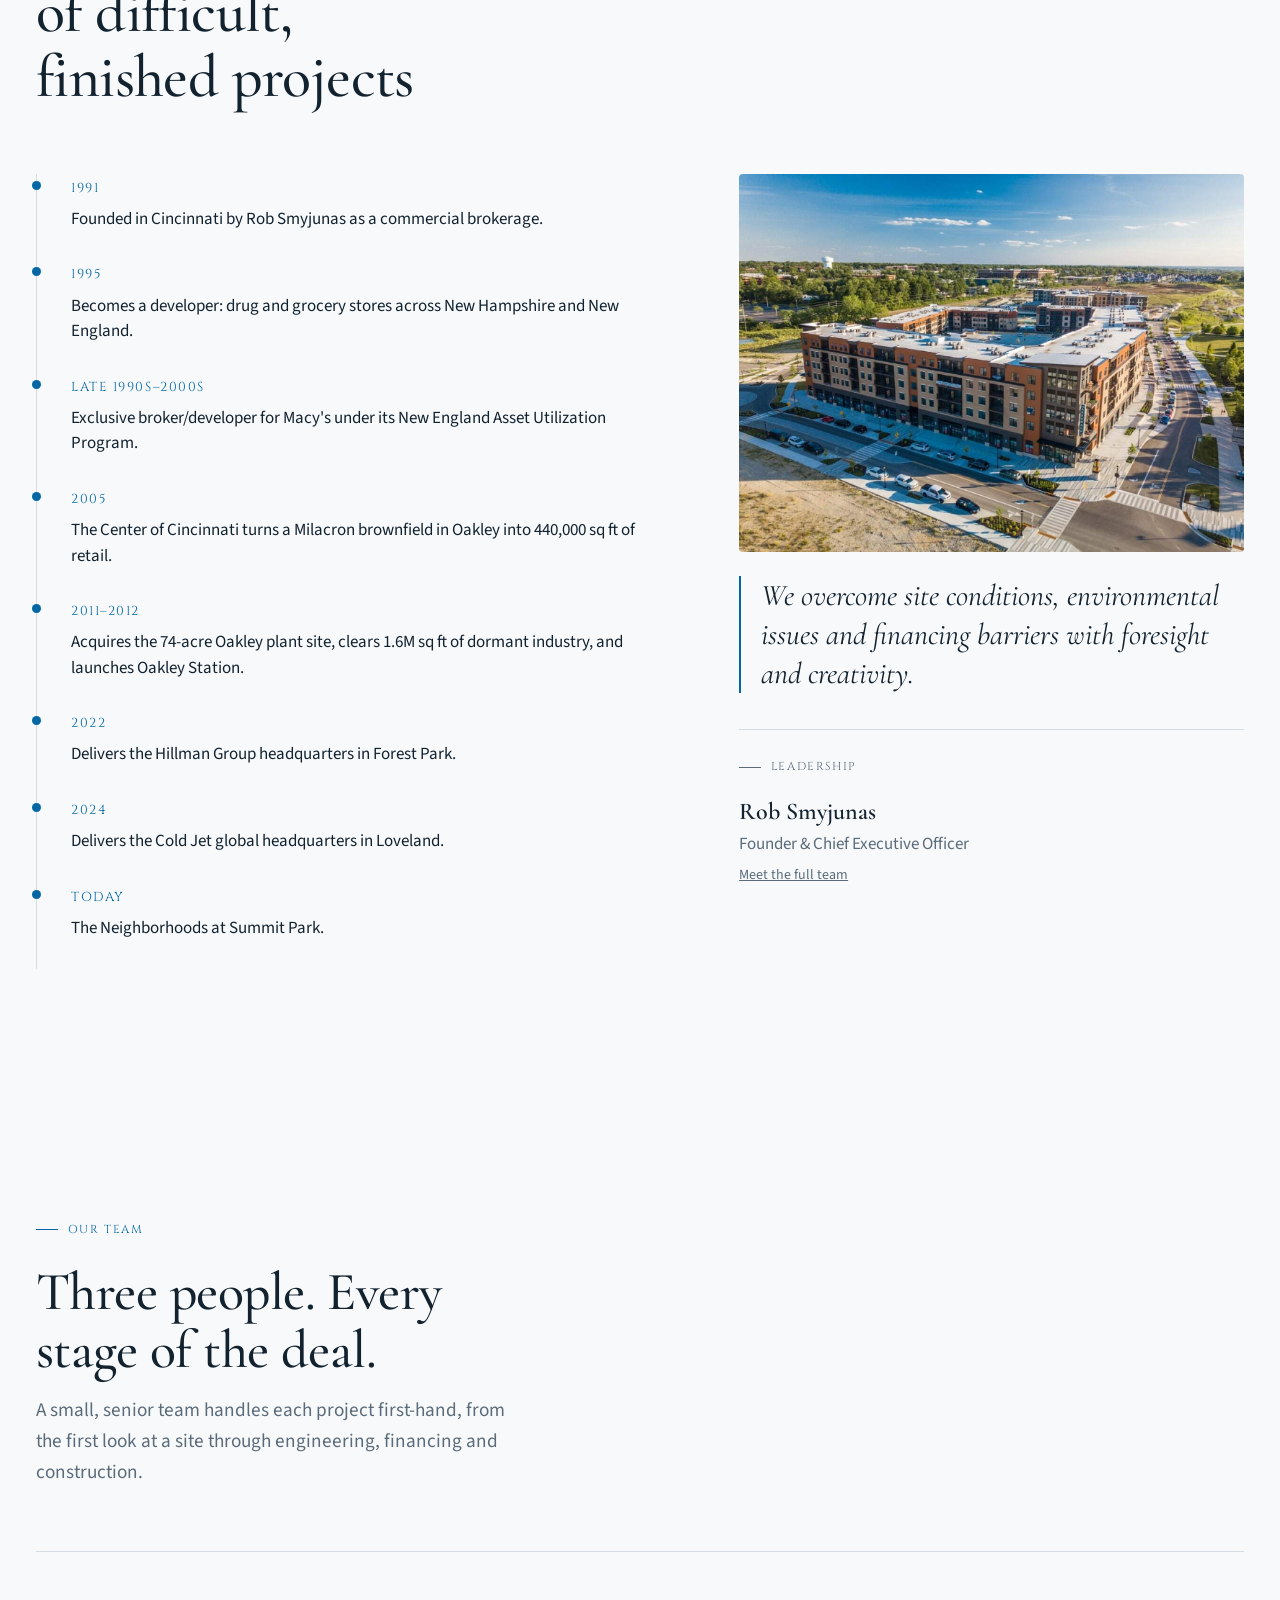
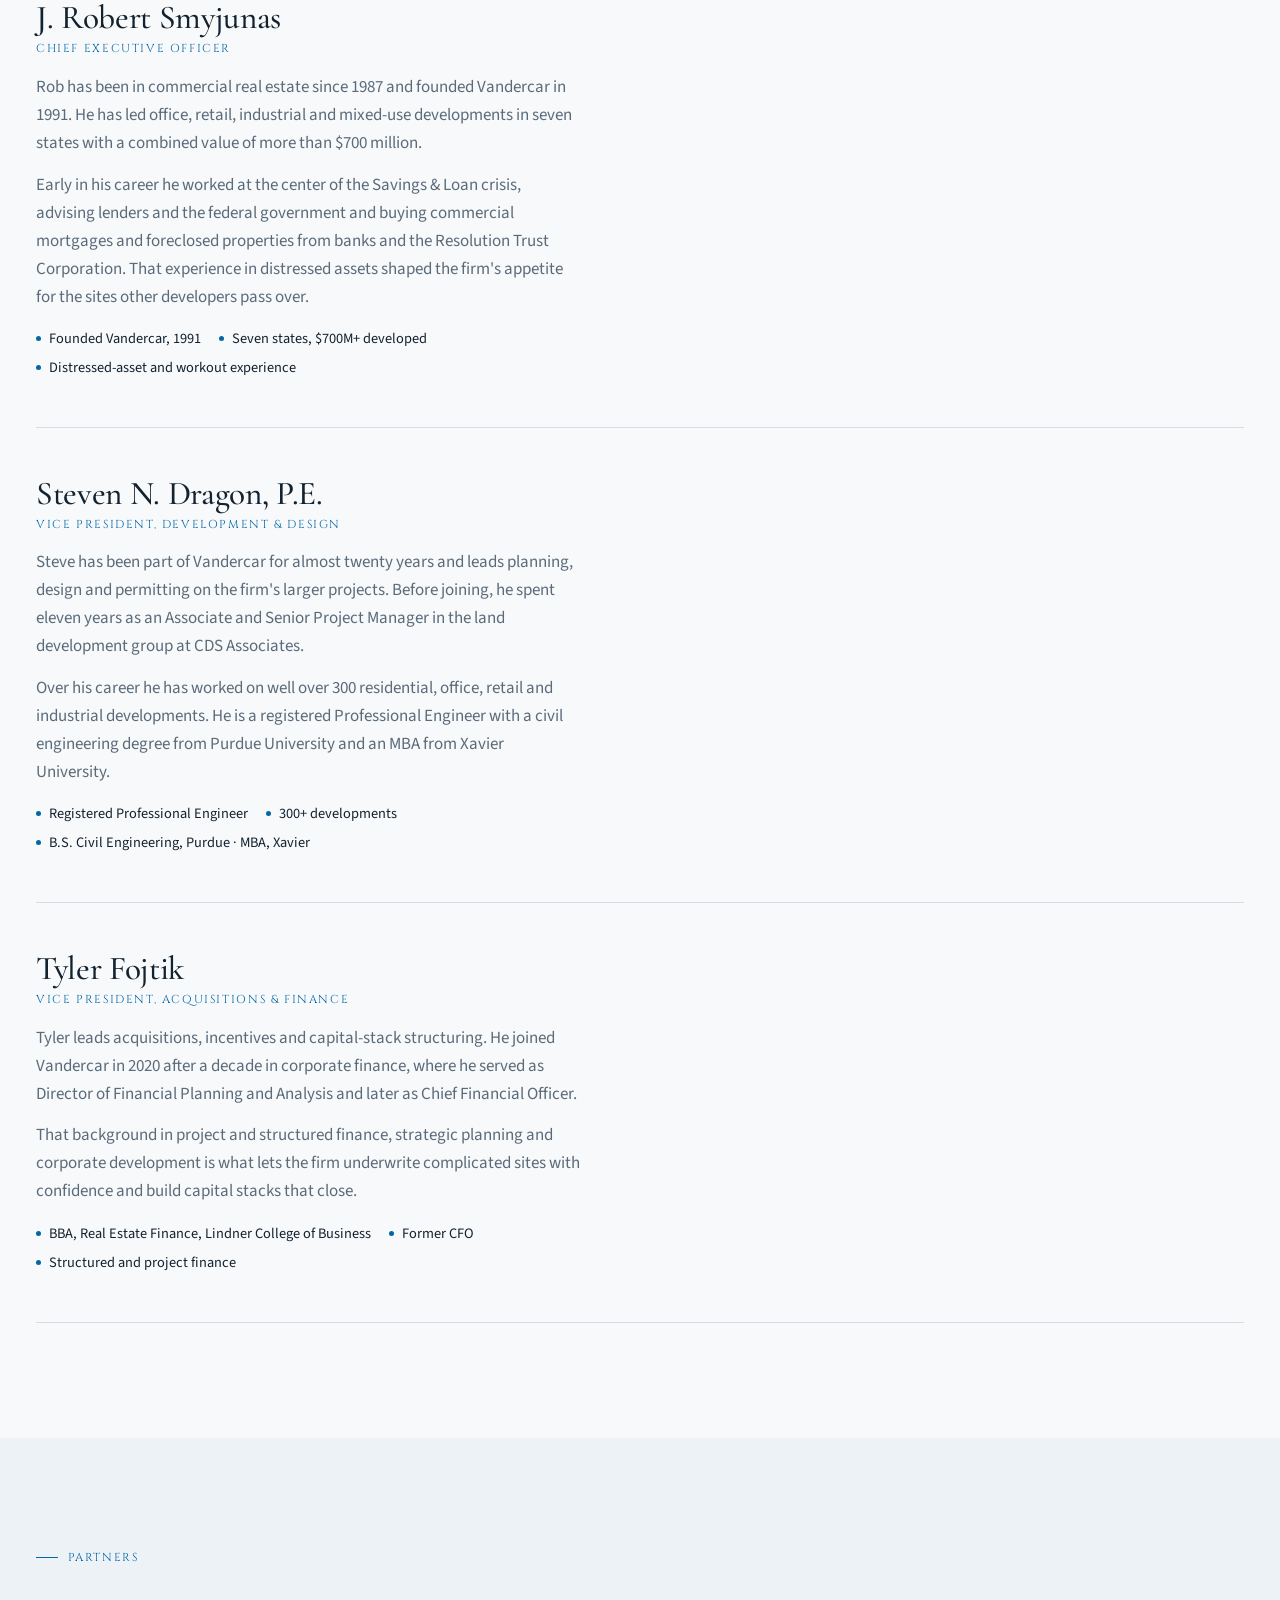
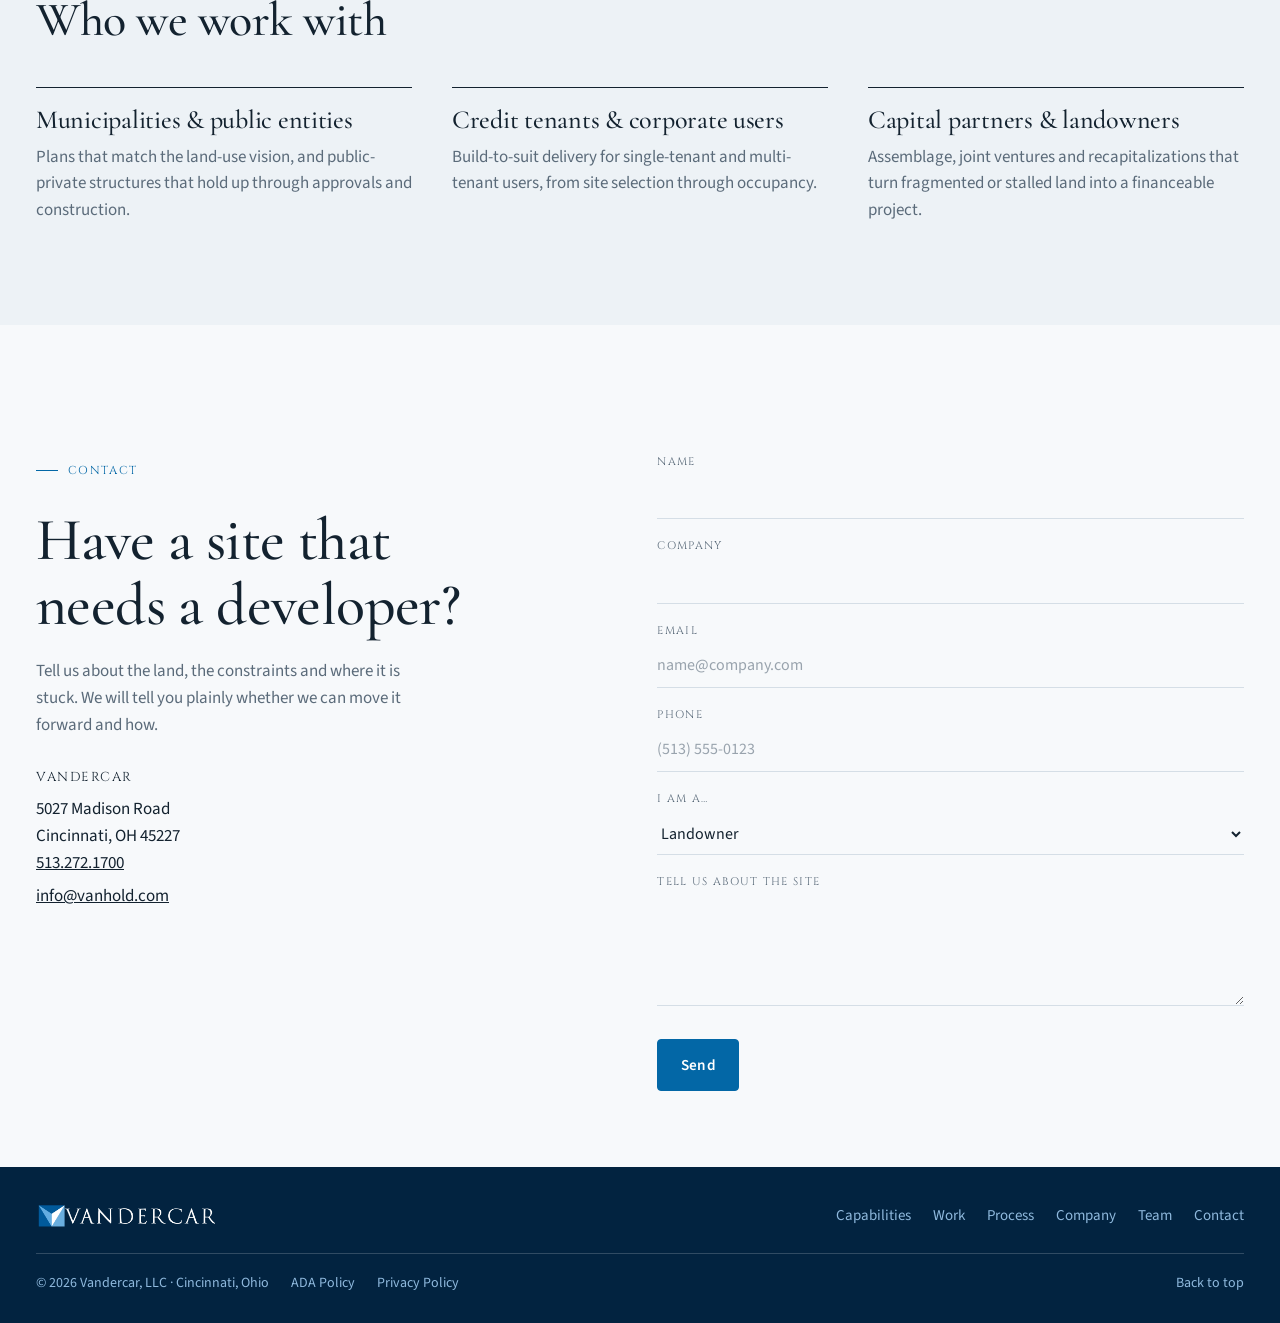
<file: our-company/index.html>
<!doctype html>
<html lang="en">
<head>
<meta charset="utf-8">
<title>Vandercar</title>
<meta name="robots" content="noindex">
<link rel="canonical" href="https://www.vanhold.com/#about">
<meta http-equiv="refresh" content="0; url=/#about">
<script>location.replace('/#about')</script>
</head>
<body><p>This page has moved to <a href="/#about">vanhold.com</a>.</p></body>
</html>
</file>
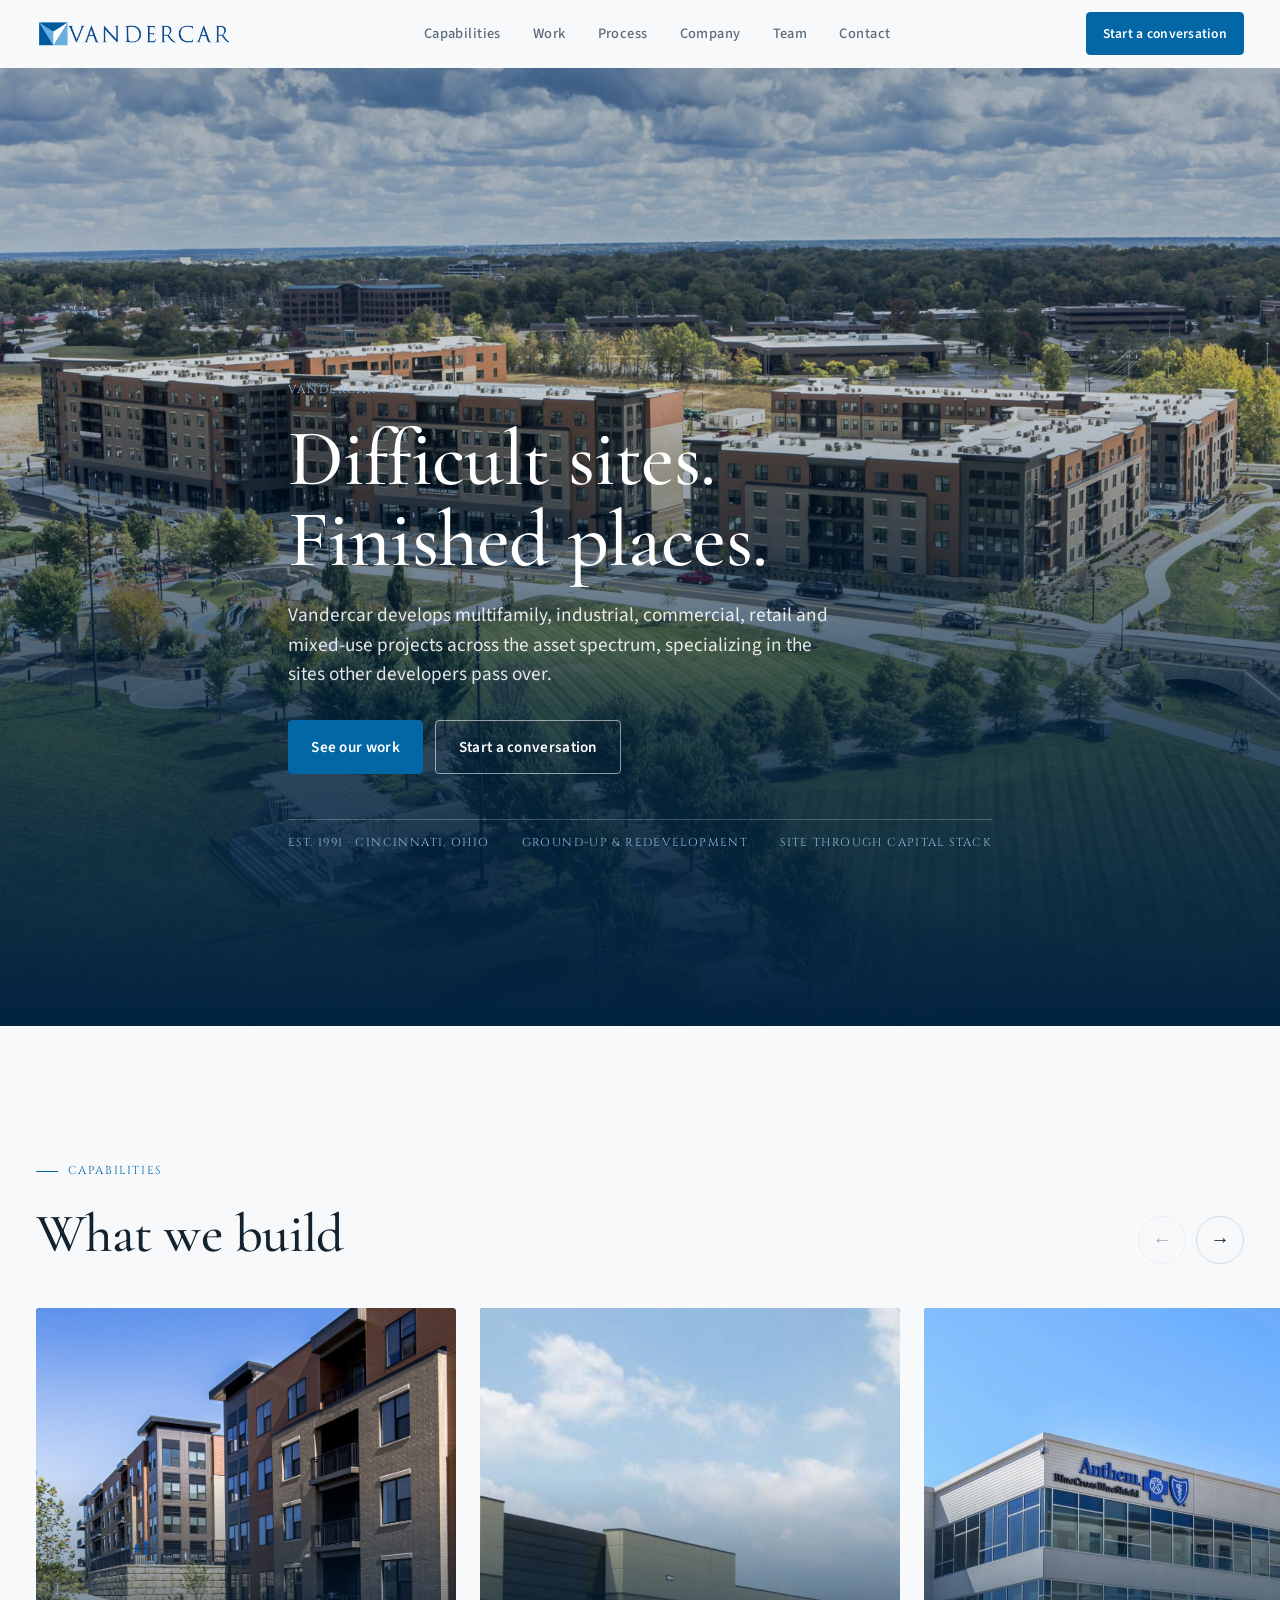
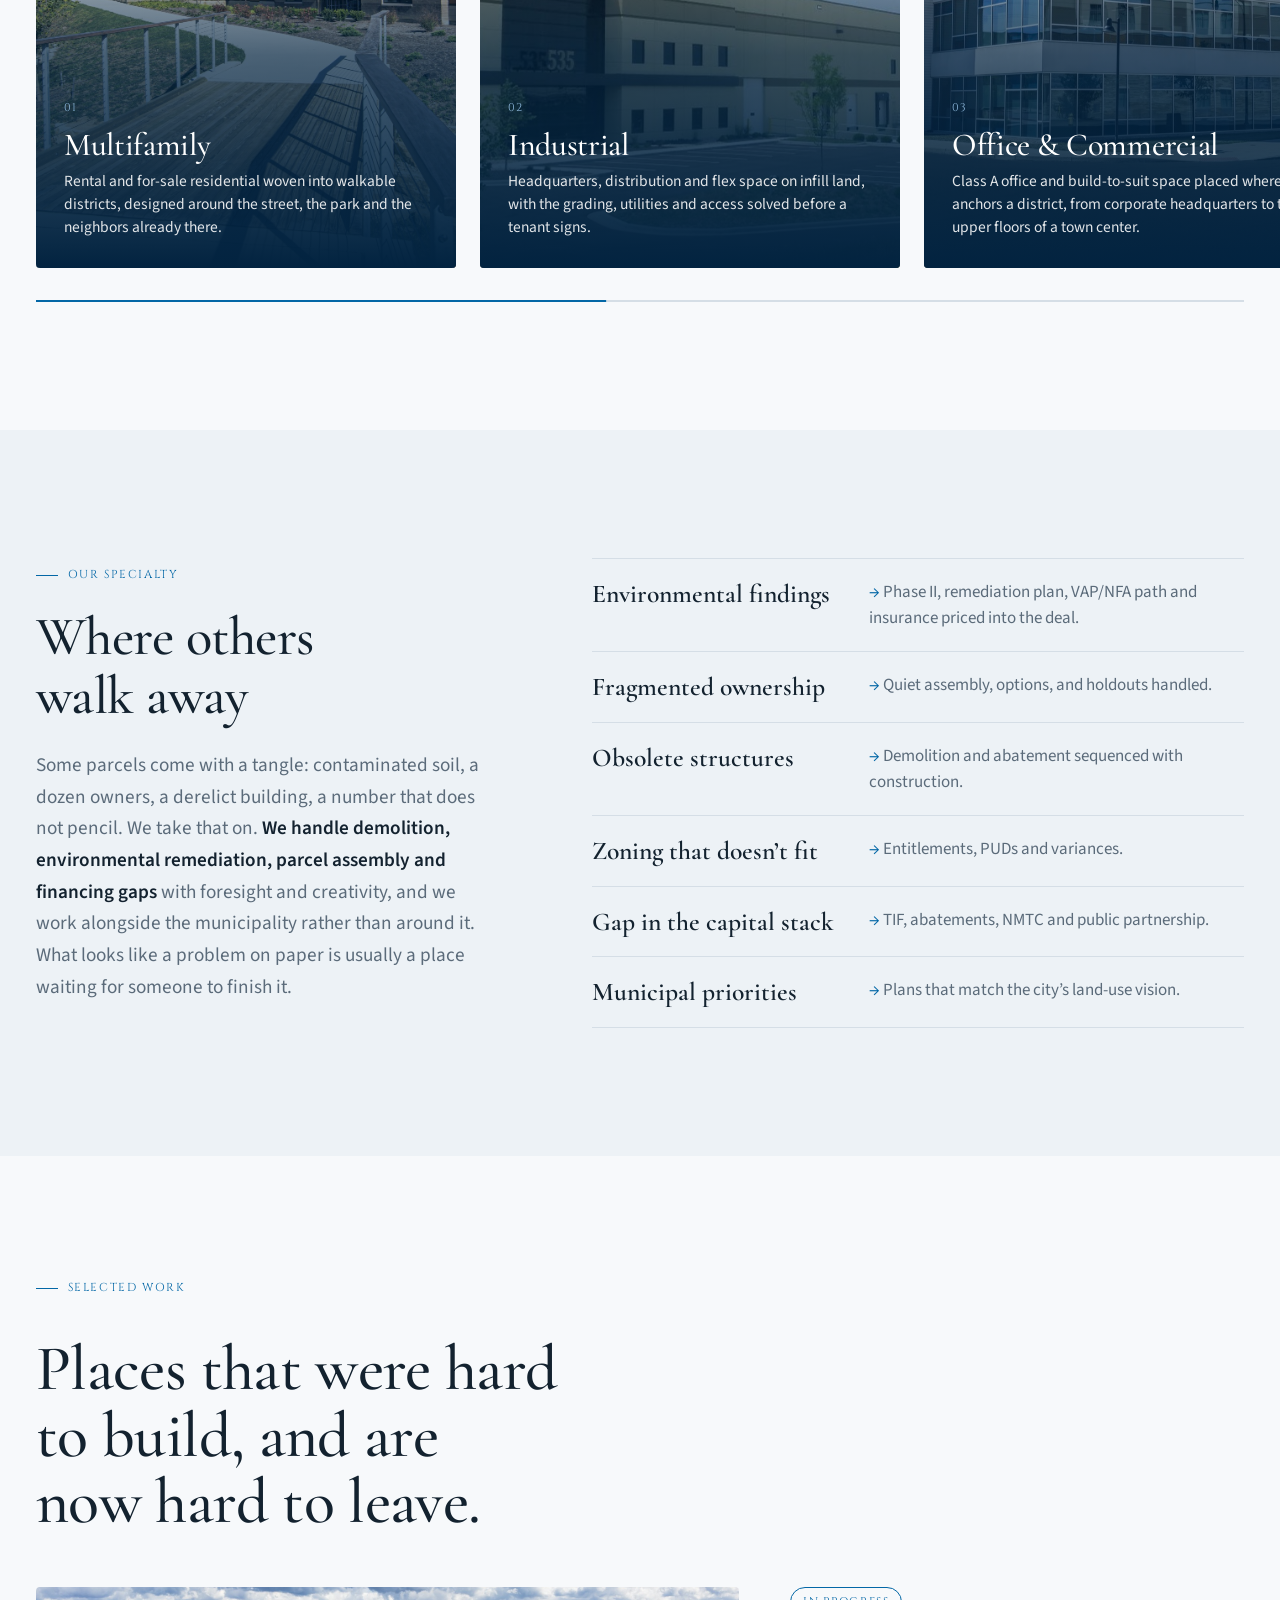
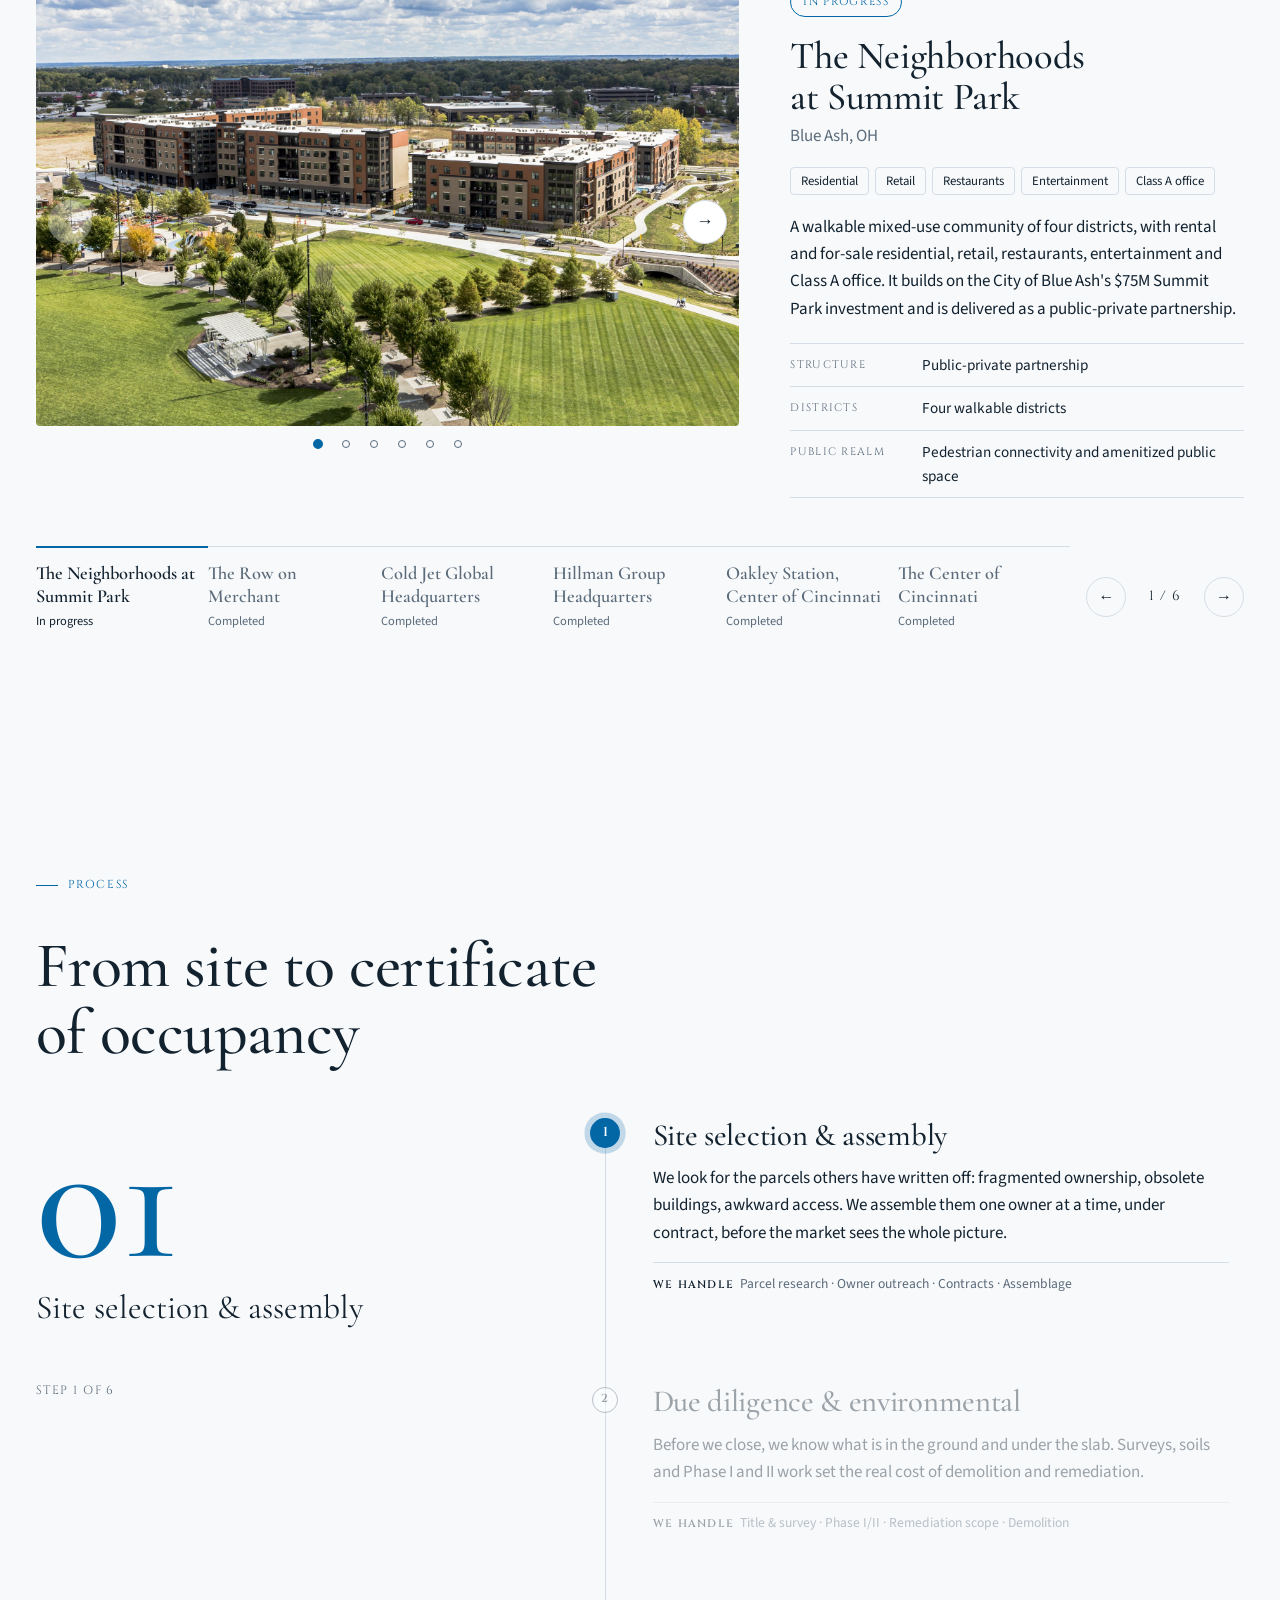
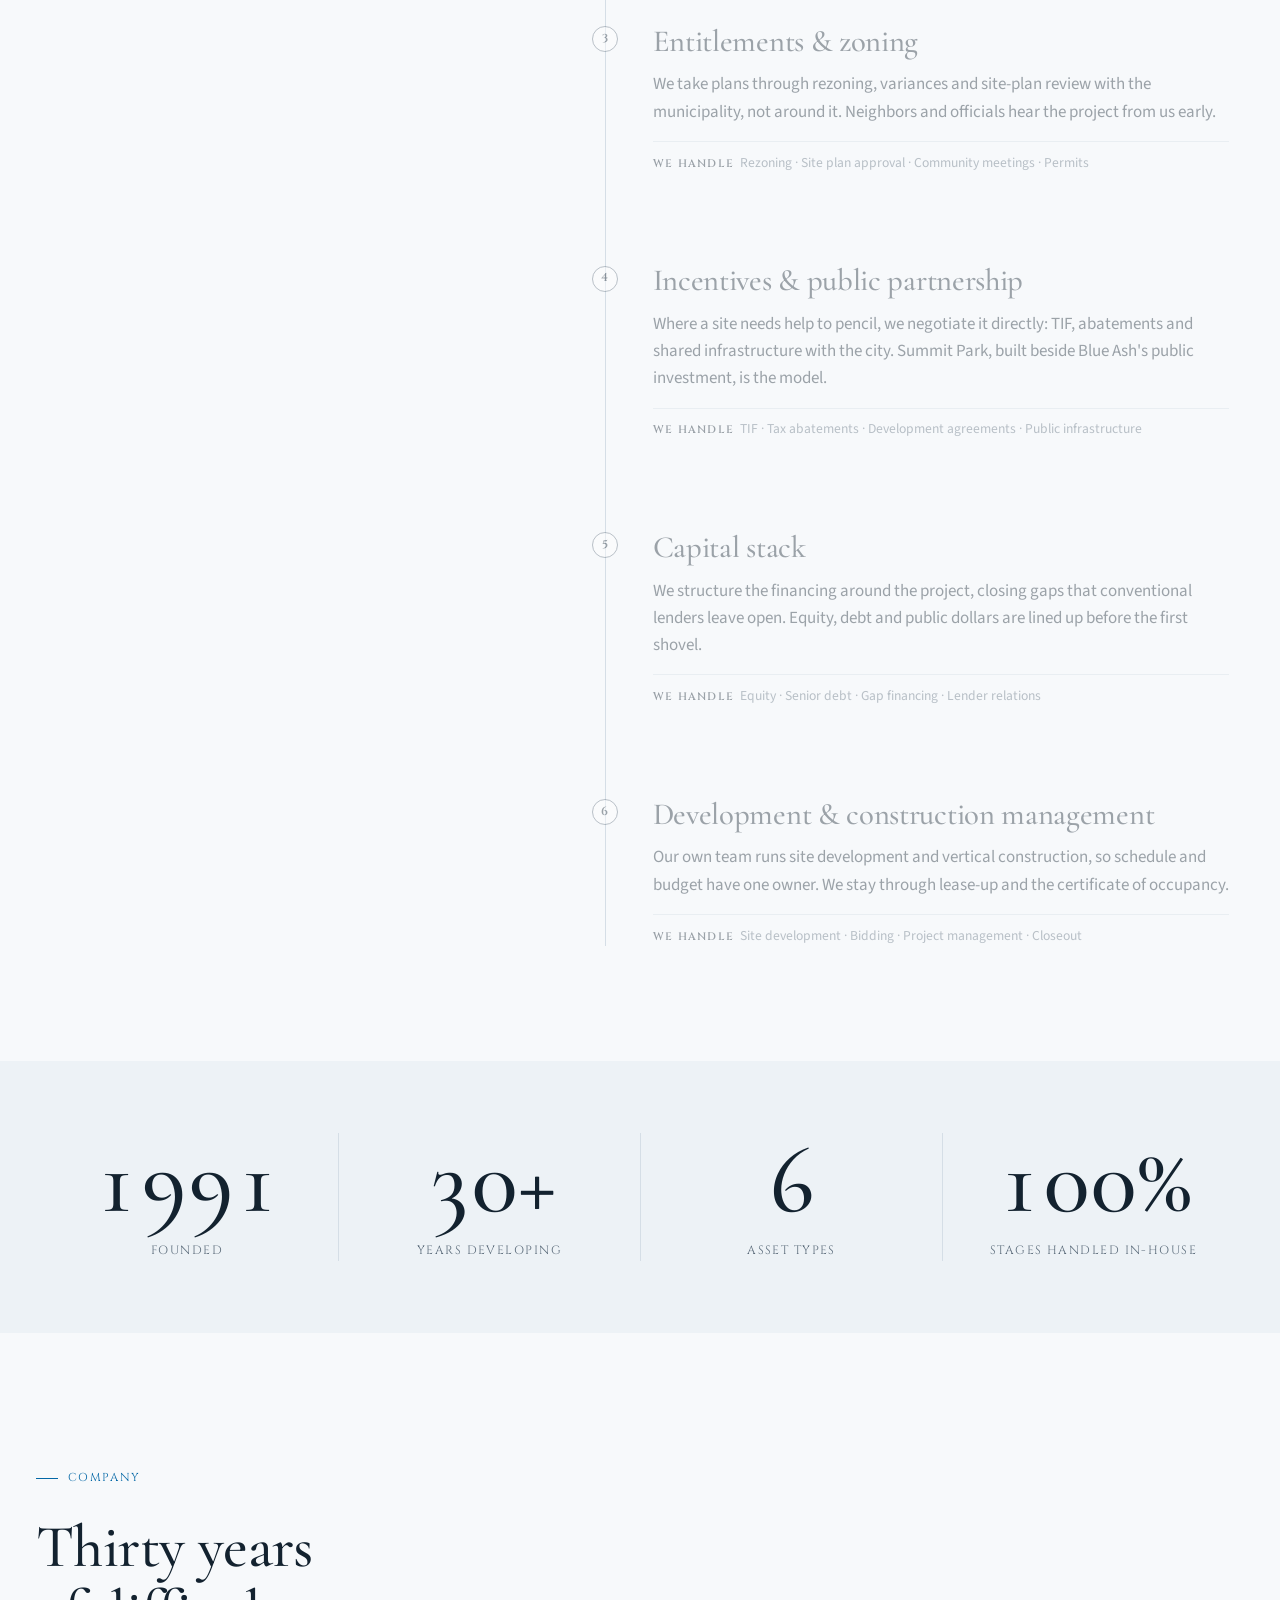
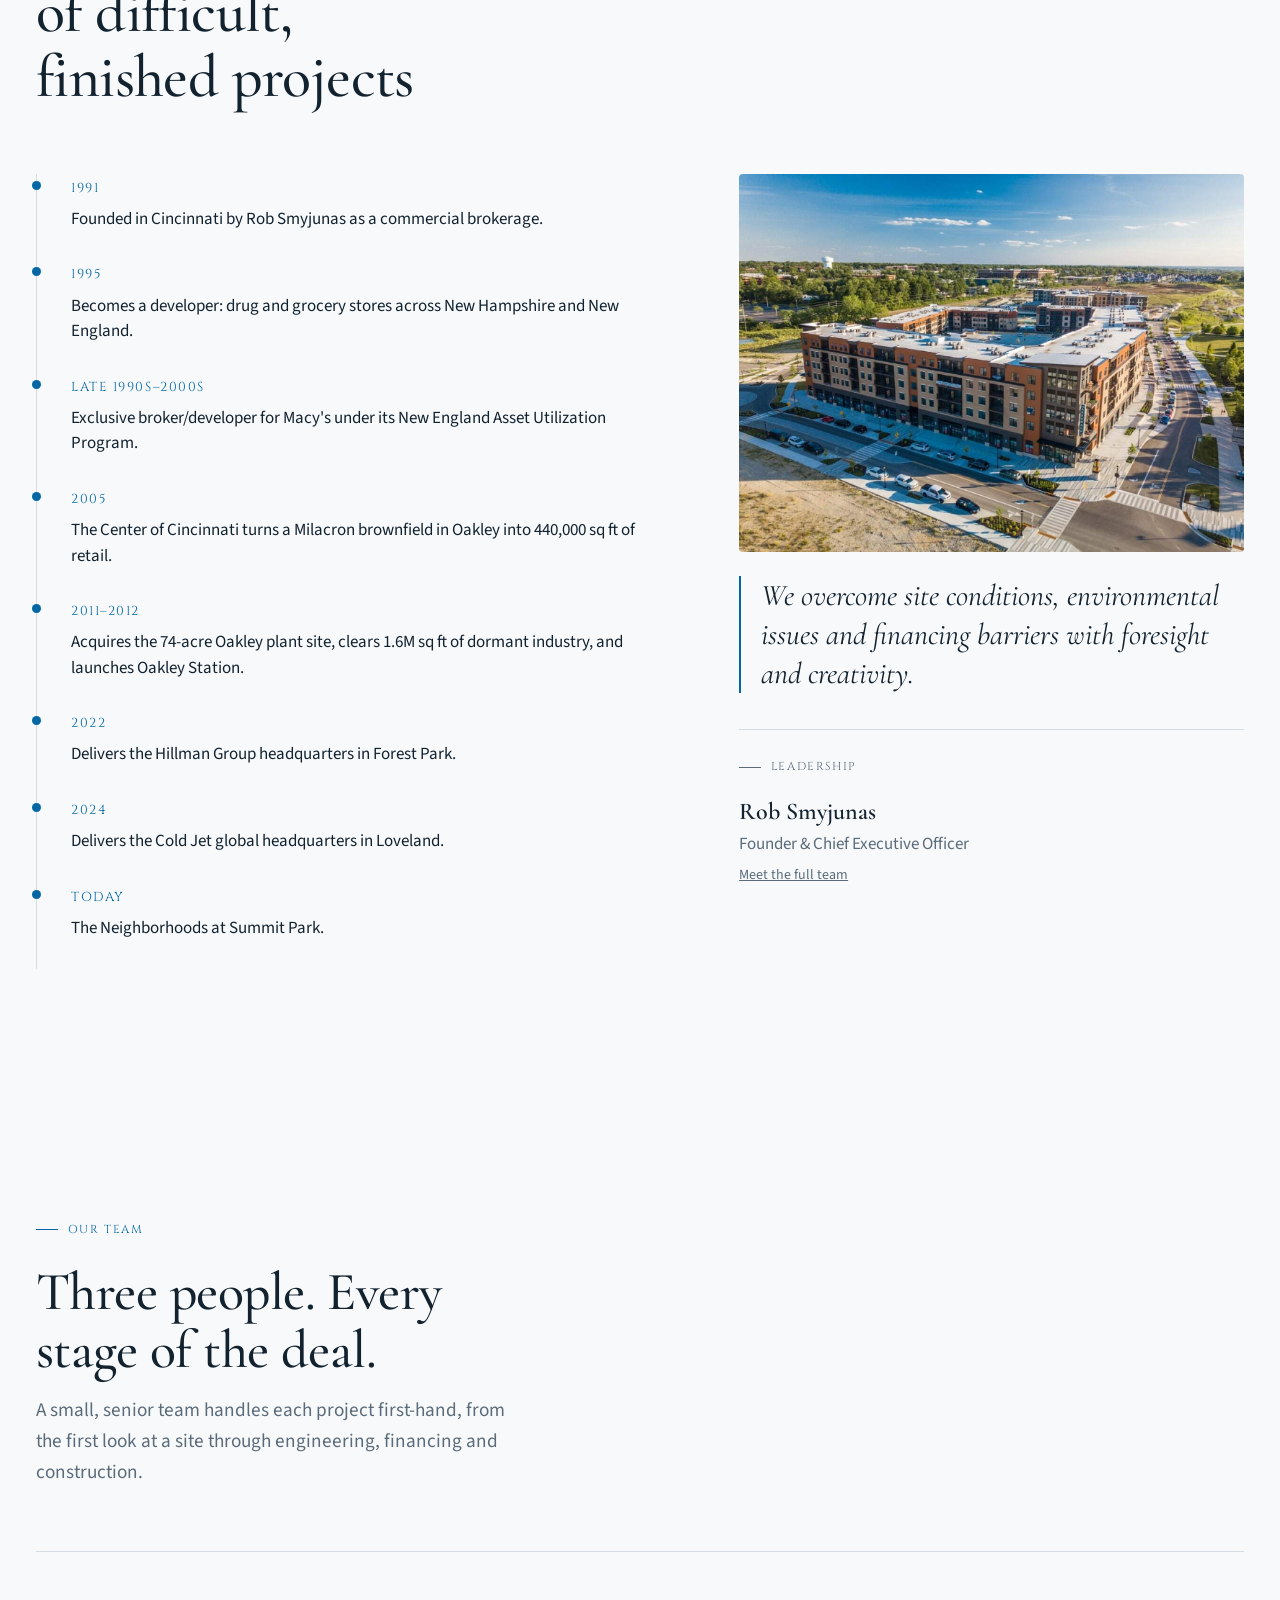
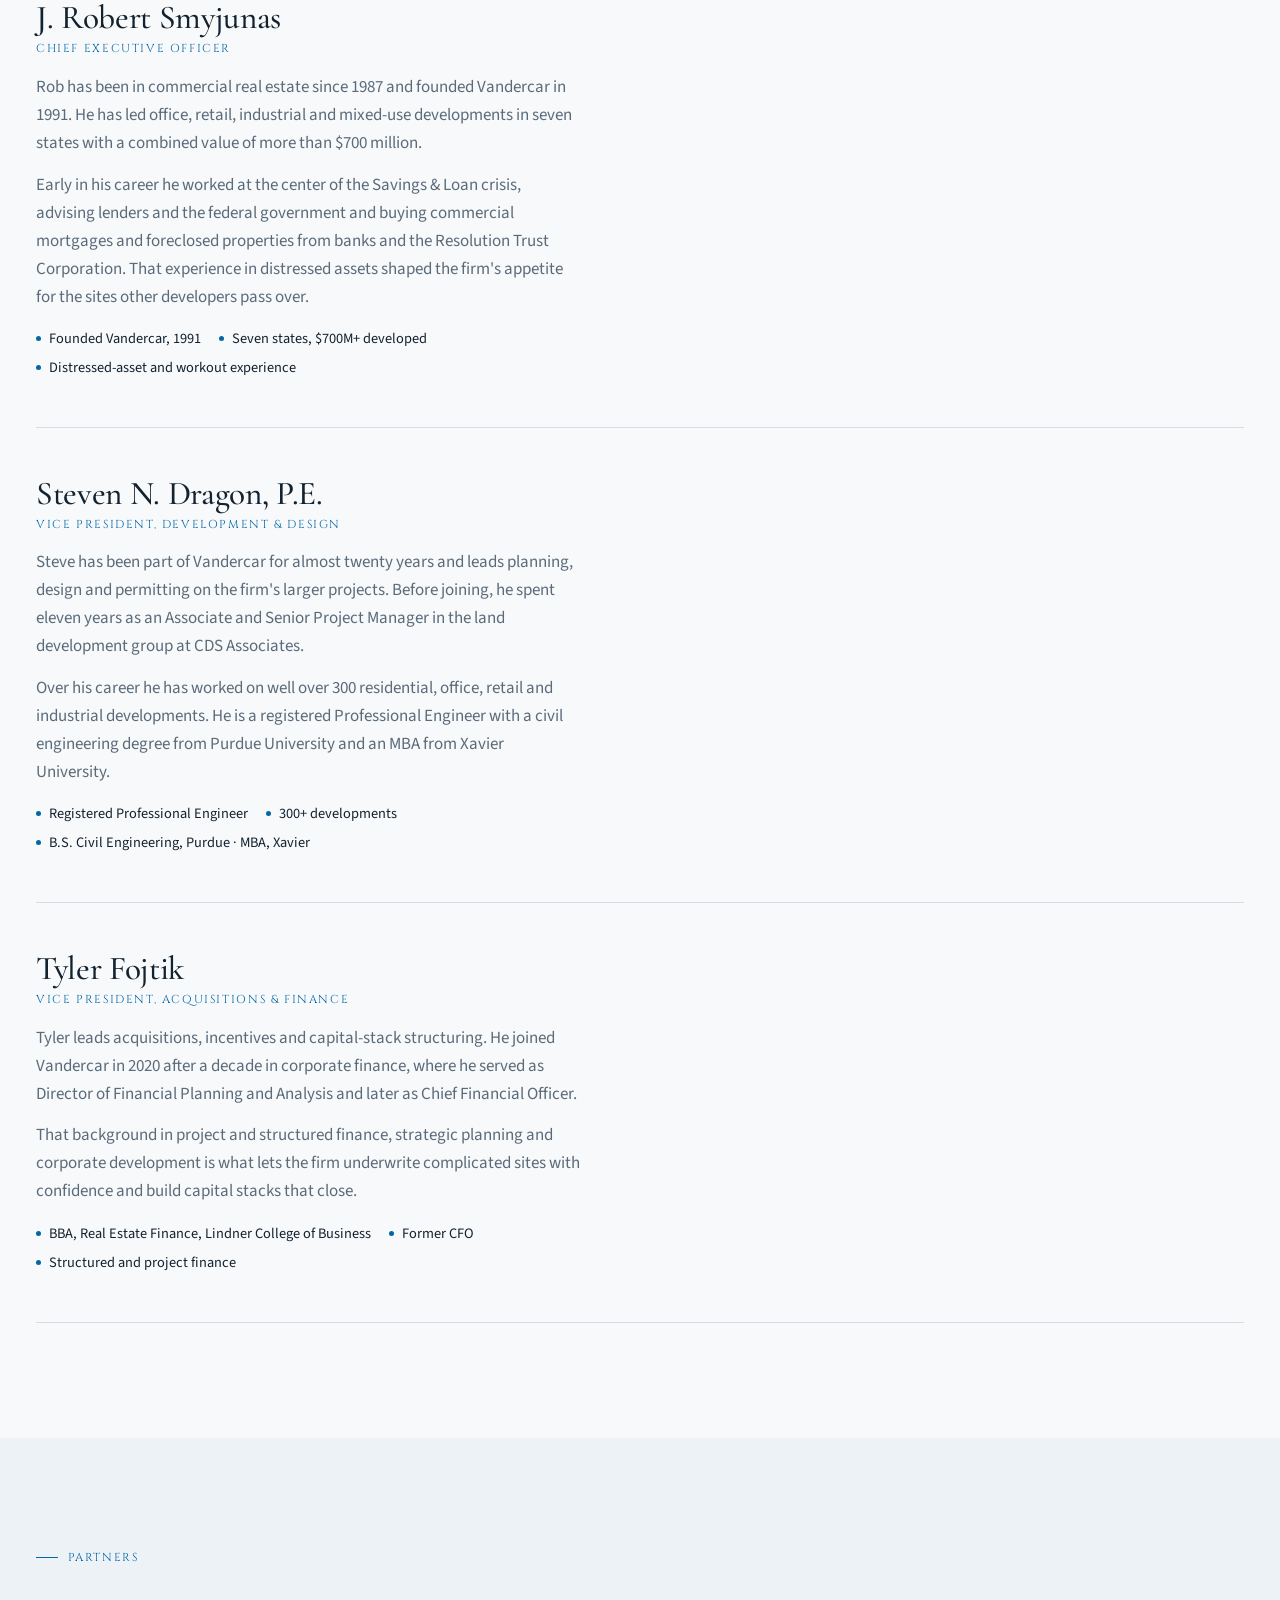
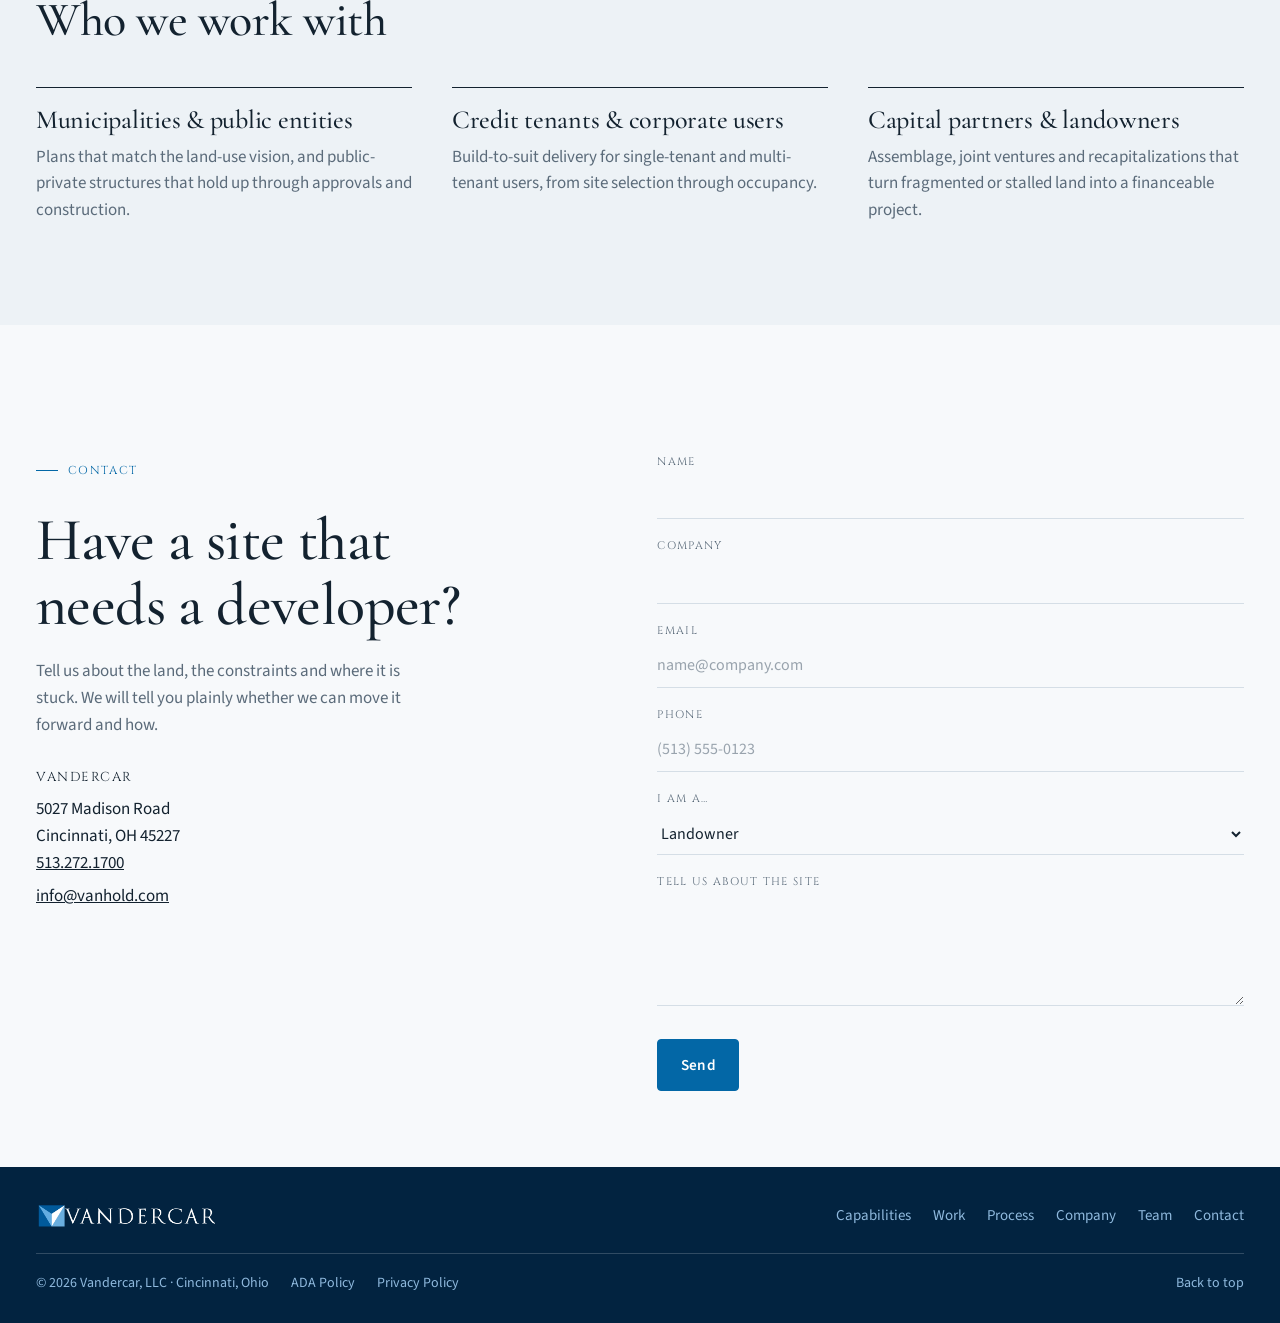
<file: our-projects/index.html>
<!doctype html>
<html lang="en">
<head>
<meta charset="utf-8">
<title>Vandercar</title>
<meta name="robots" content="noindex">
<link rel="canonical" href="https://www.vanhold.com/#projects">
<meta http-equiv="refresh" content="0; url=/#projects">
<script>location.replace('/#projects')</script>
</head>
<body><p>This page has moved to <a href="/#projects">vanhold.com</a>.</p></body>
</html>
</file>
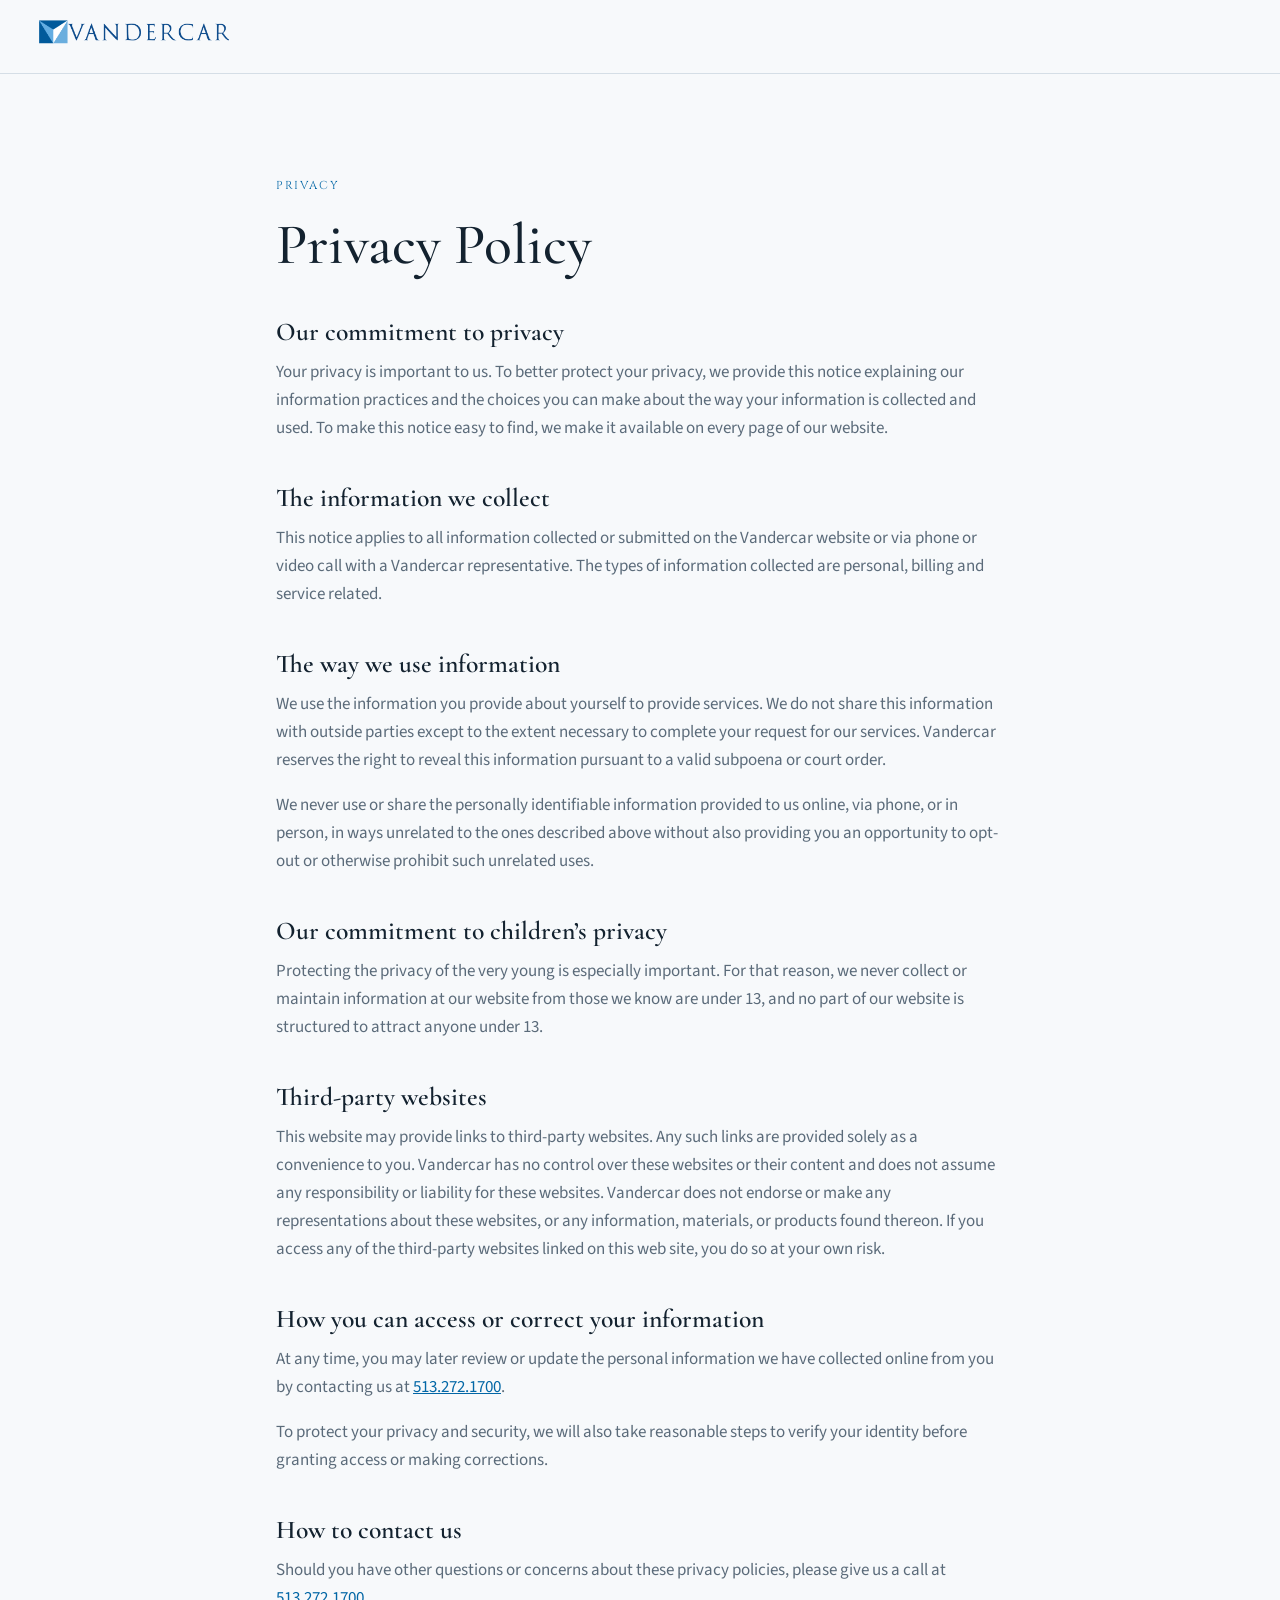
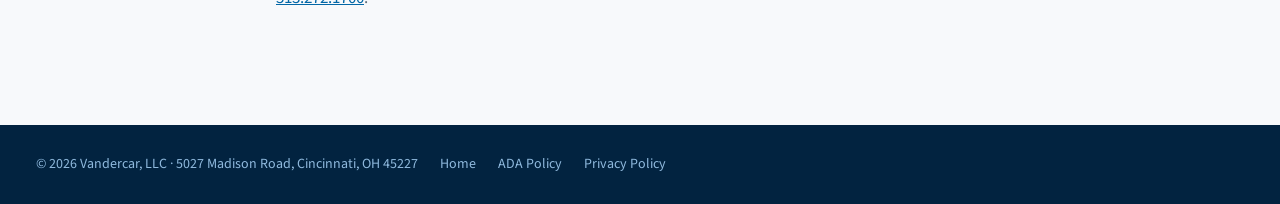
<file: privacy-policy/index.html>
<!doctype html>
<html lang="en">
<head>
<meta charset="utf-8">
<meta name="viewport" content="width=device-width,initial-scale=1">
<title>Privacy Policy | Vandercar</title>
<meta name="description" content="How Vandercar collects and uses information.">
<link rel="icon" type="image/png" href="/favicon.png">
<link rel="apple-touch-icon" href="/apple-touch-icon.png">
<link rel="preconnect" href="https://fonts.googleapis.com">
<link rel="preconnect" href="https://fonts.gstatic.com" crossorigin>
<link rel="stylesheet" href="https://fonts.googleapis.com/css2?family=Cinzel:wght@500;600&family=Cormorant+Garamond:wght@500;600&family=Source+Sans+3:wght@400;600&display=swap">
<link rel="stylesheet" href="/page.css">
</head>
<body>
<header><div class="wrap"><a class="vc-logo" href="/" aria-label="Vandercar home"><i class="cube" aria-hidden="true"></i><i class="word" aria-hidden="true"></i></a></div></header>
<main><div class="wrap">
<span class="eyebrow">Privacy</span>
<h1>Privacy Policy</h1>
<h2>Our commitment to privacy</h2>
<p>Your privacy is important to us. To better protect your privacy, we provide this notice explaining our information practices and the choices you can make about the way your information is collected and used. To make this notice easy to find, we make it available on every page of our website.</p>
<h2>The information we collect</h2>
<p>This notice applies to all information collected or submitted on the Vandercar website or via phone or video call with a Vandercar representative. The types of information collected are personal, billing and service related.</p>
<h2>The way we use information</h2>
<p>We use the information you provide about yourself to provide services. We do not share this information with outside parties except to the extent necessary to complete your request for our services. Vandercar reserves the right to reveal this information pursuant to a valid subpoena or court order.</p>
<p>We never use or share the personally identifiable information provided to us online, via phone, or in person, in ways unrelated to the ones described above without also providing you an opportunity to opt-out or otherwise prohibit such unrelated uses.</p>
<h2>Our commitment to children&rsquo;s privacy</h2>
<p>Protecting the privacy of the very young is especially important. For that reason, we never collect or maintain information at our website from those we know are under 13, and no part of our website is structured to attract anyone under 13.</p>
<h2>Third-party websites</h2>
<p>This website may provide links to third-party websites. Any such links are provided solely as a convenience to you. Vandercar has no control over these websites or their content and does not assume any responsibility or liability for these websites. Vandercar does not endorse or make any representations about these websites, or any information, materials, or products found thereon. If you access any of the third-party websites linked on this web site, you do so at your own risk.</p>
<h2>How you can access or correct your information</h2>
<p>At any time, you may later review or update the personal information we have collected online from you by contacting us at <a href="tel:+15132721700">513.272.1700</a>.</p>
<p>To protect your privacy and security, we will also take reasonable steps to verify your identity before granting access or making corrections.</p>
<h2>How to contact us</h2>
<p>Should you have other questions or concerns about these privacy policies, please give us a call at <a href="tel:+15132721700">513.272.1700</a>.</p>
</div></main>
<footer><div class="wrap"><span>&copy; 2026 Vandercar, LLC &middot; 5027 Madison Road, Cincinnati, OH 45227</span><a href="/">Home</a><a href="/ada-policy/">ADA Policy</a><a href="/privacy-policy/">Privacy Policy</a></div></footer>
</body>
</html>
</file>
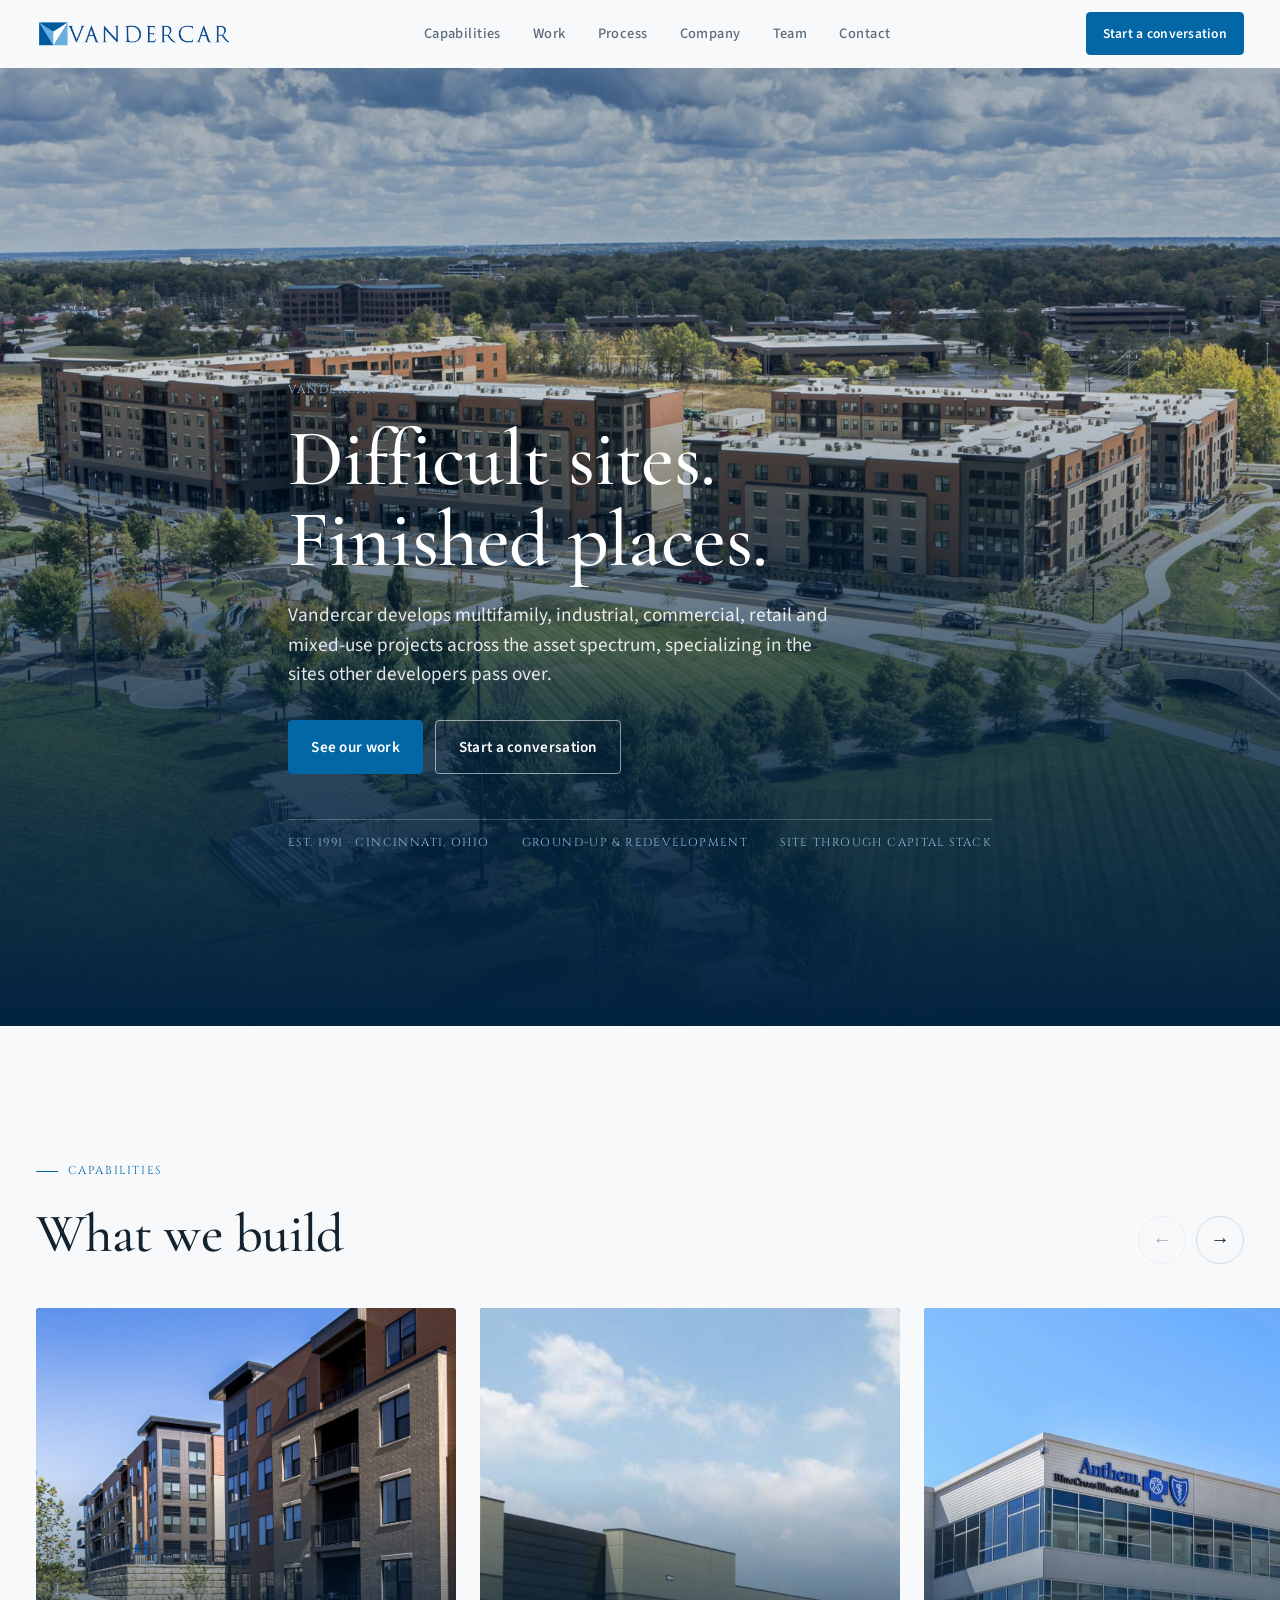
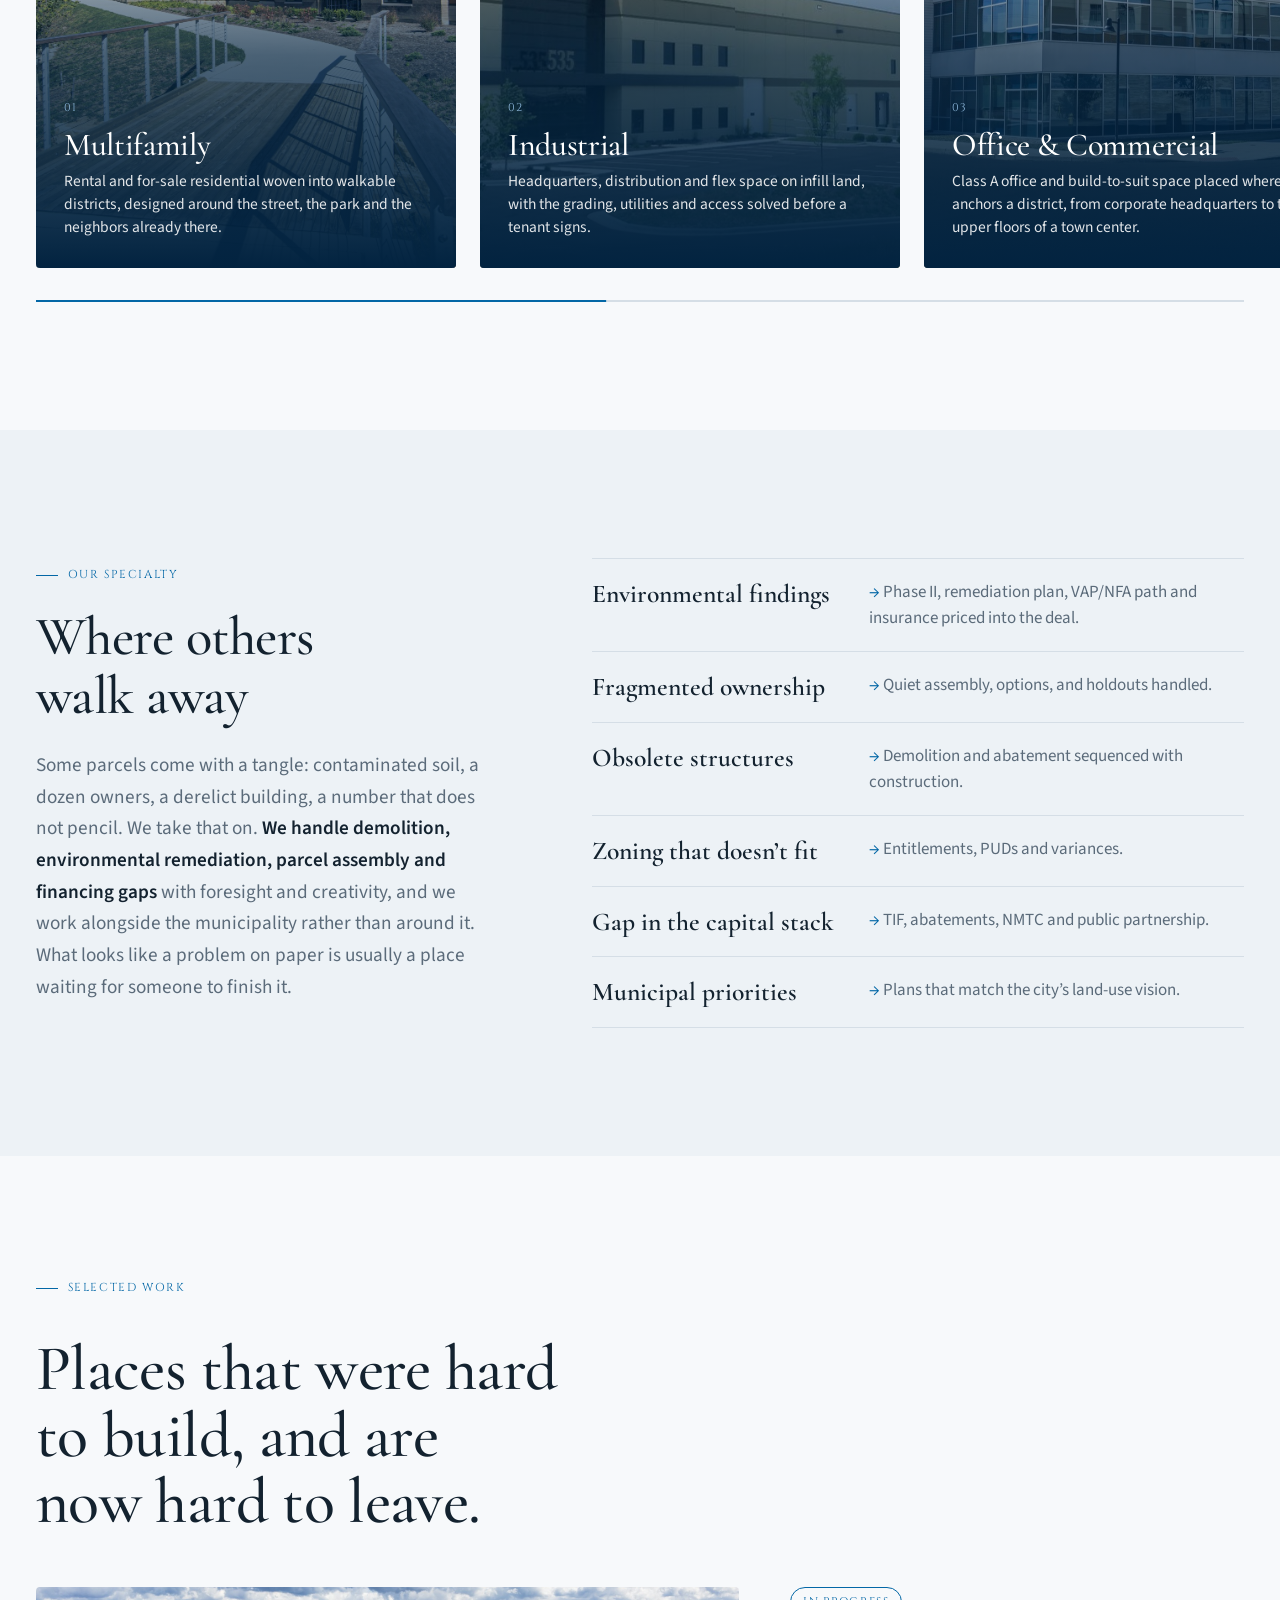
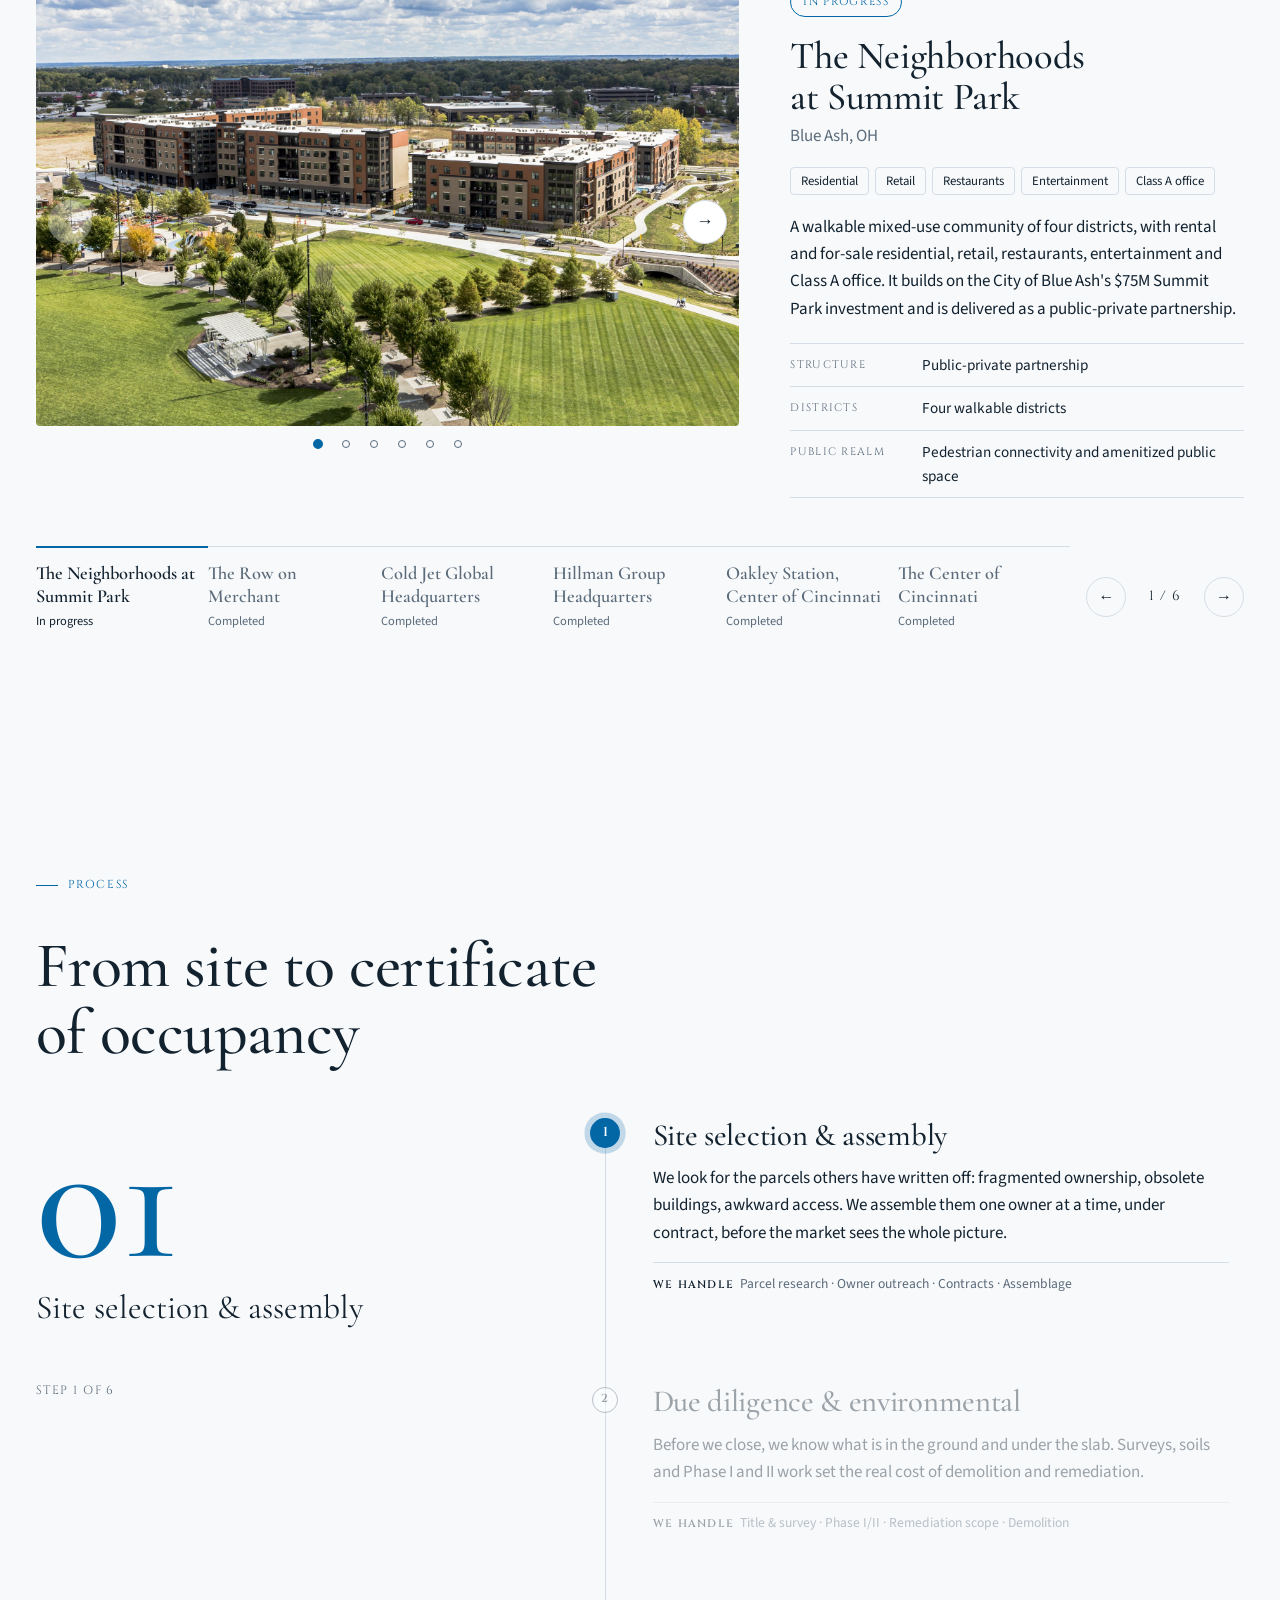
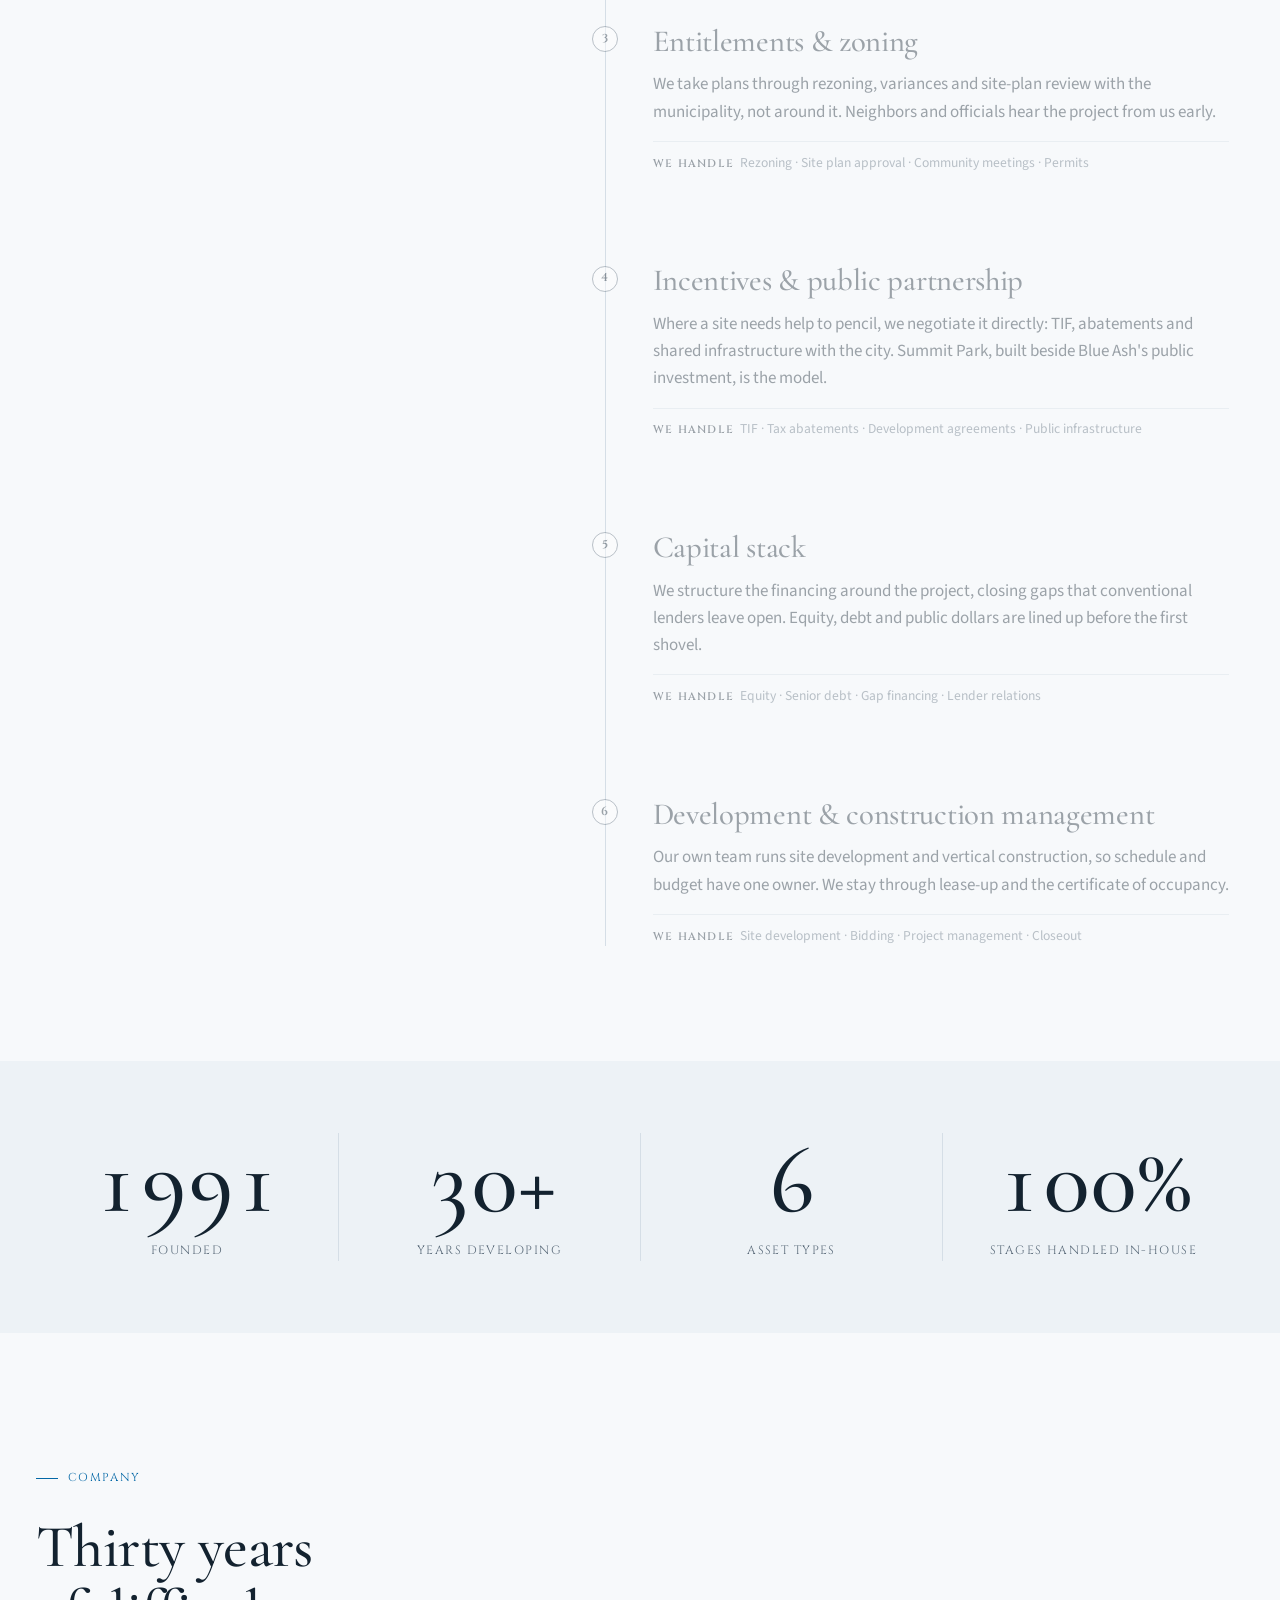
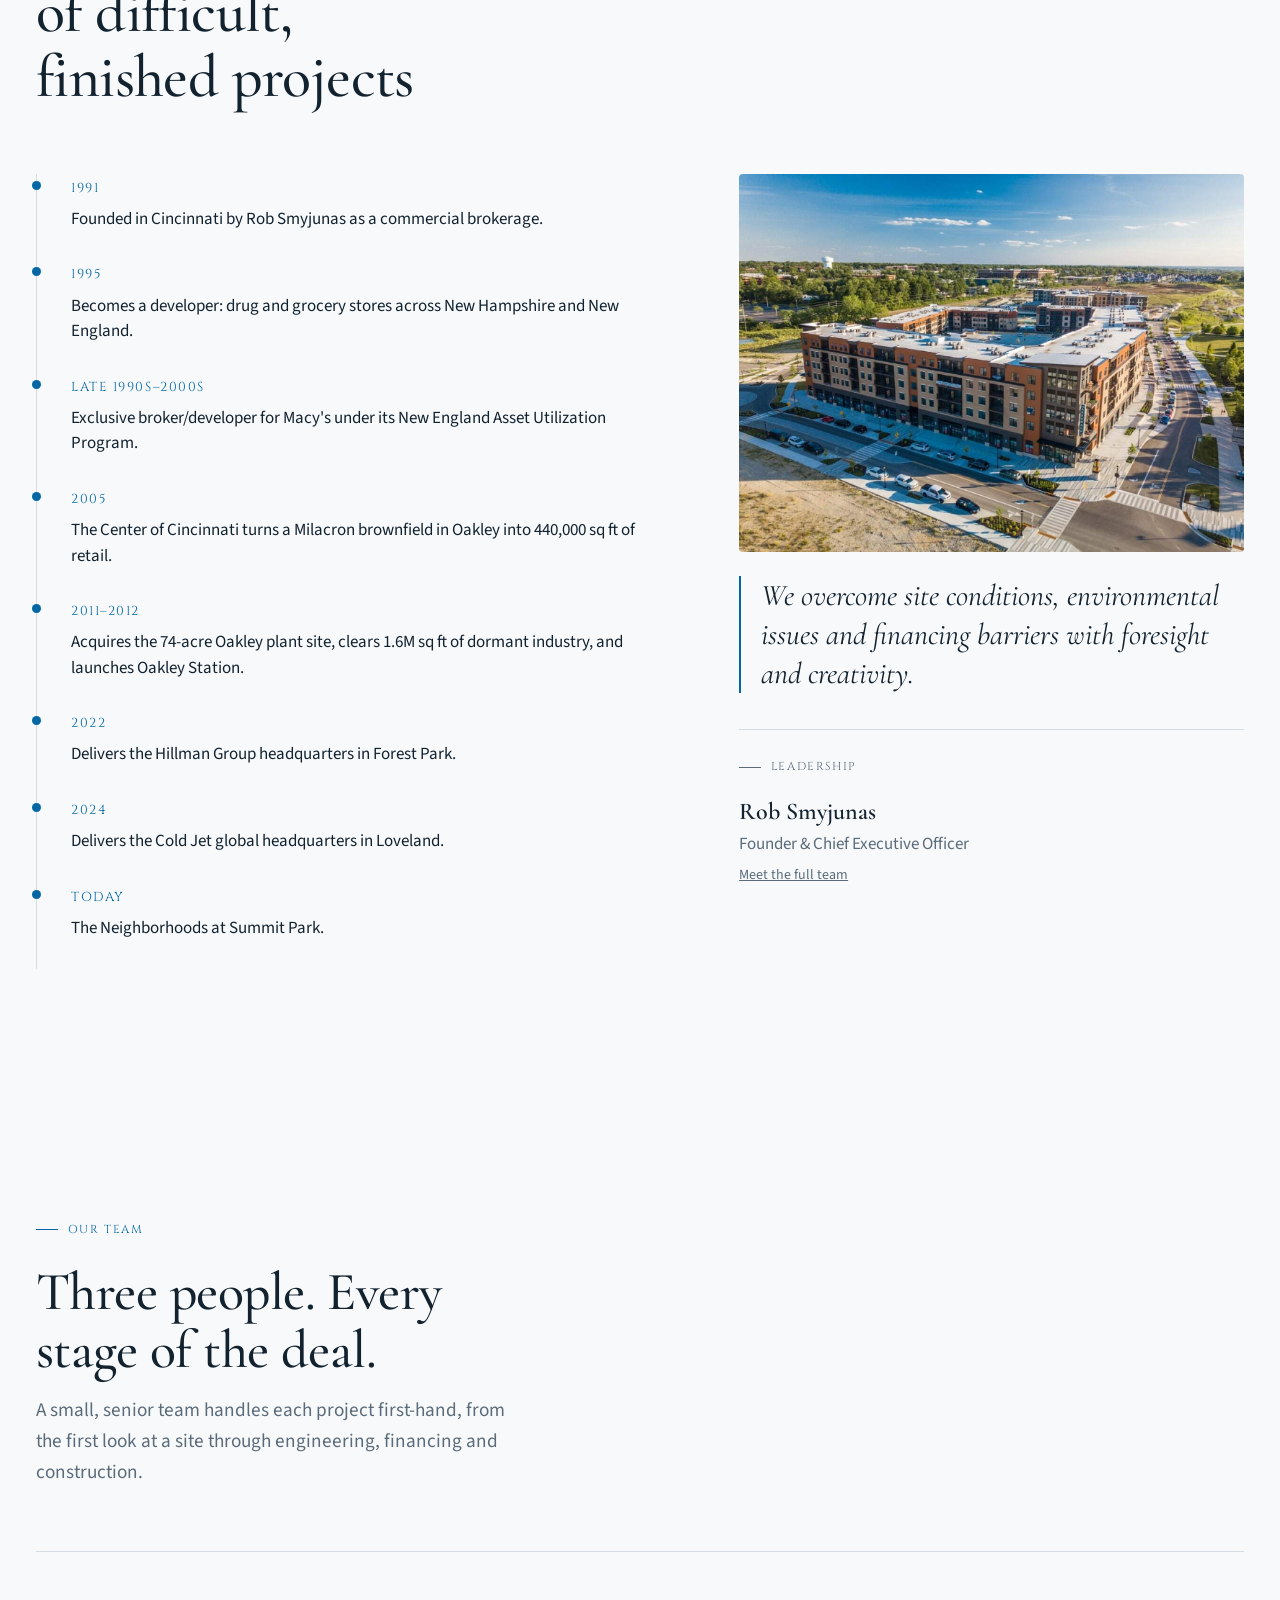
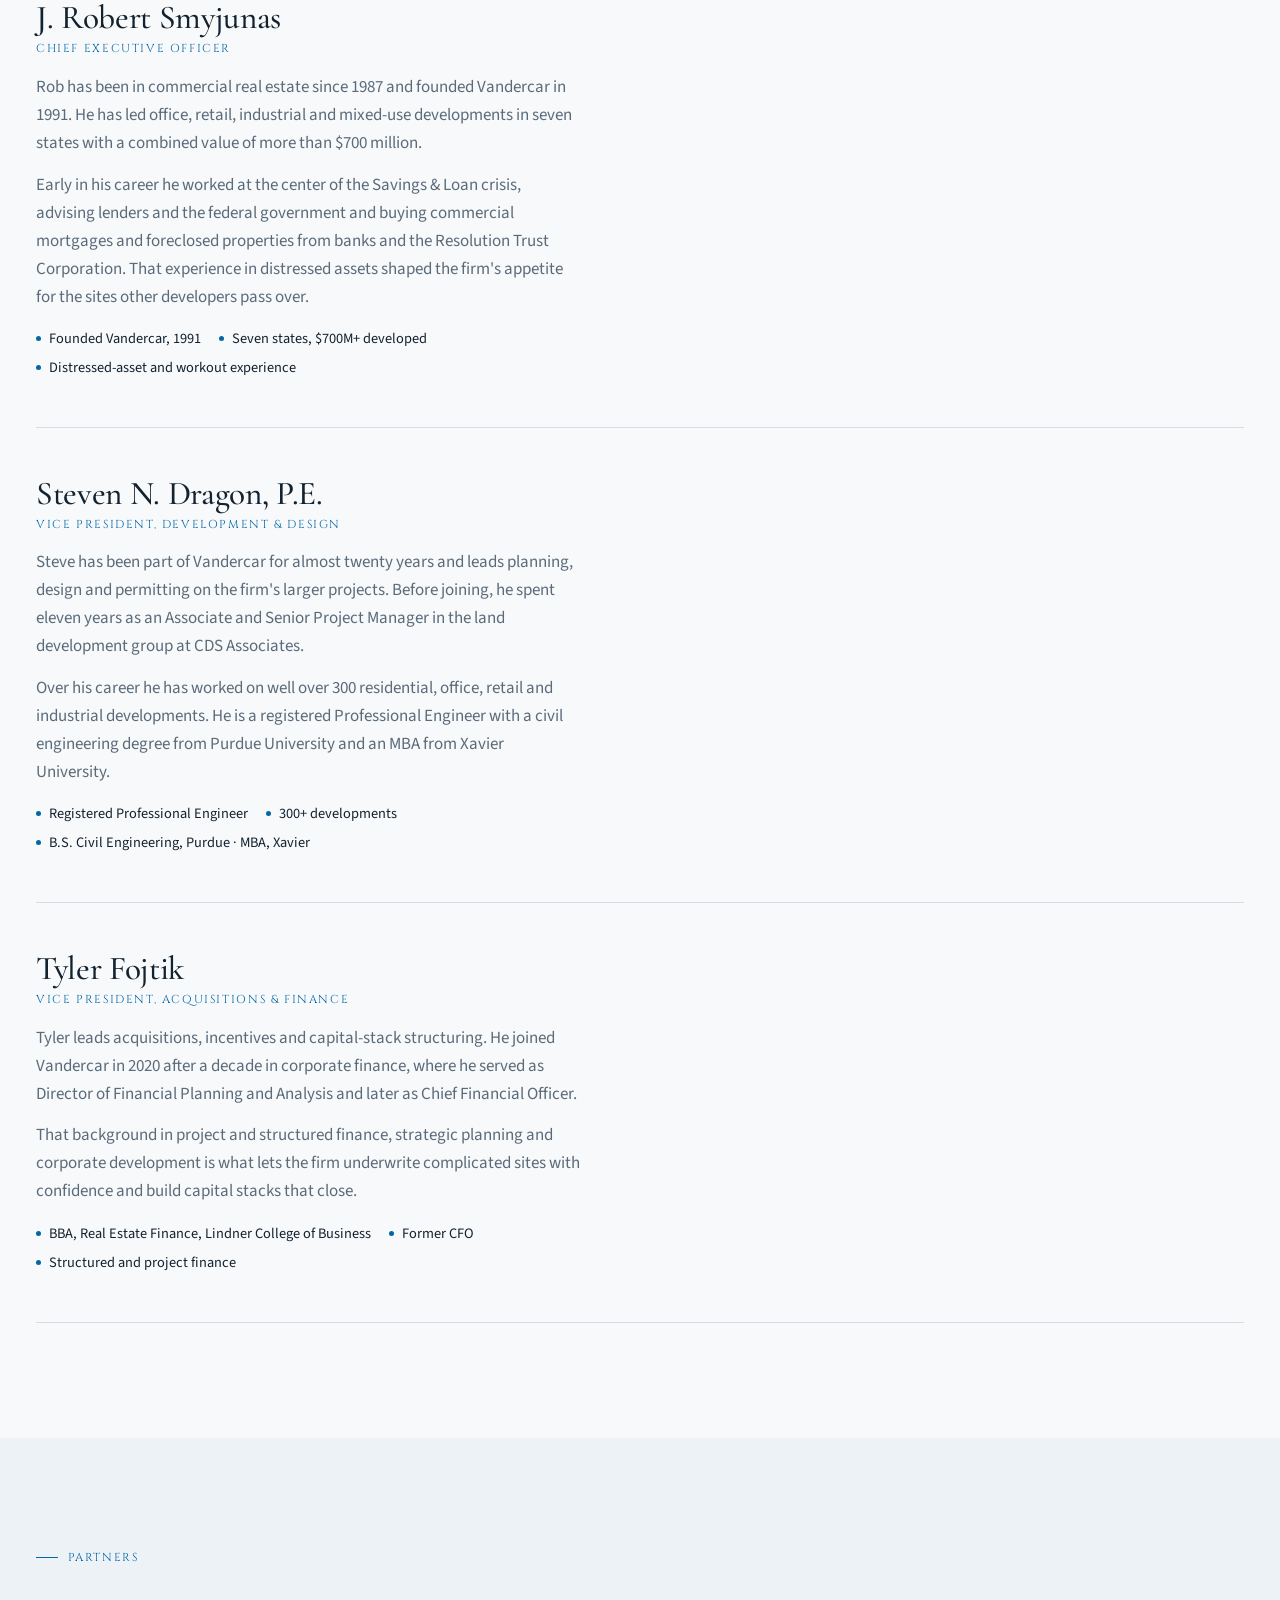
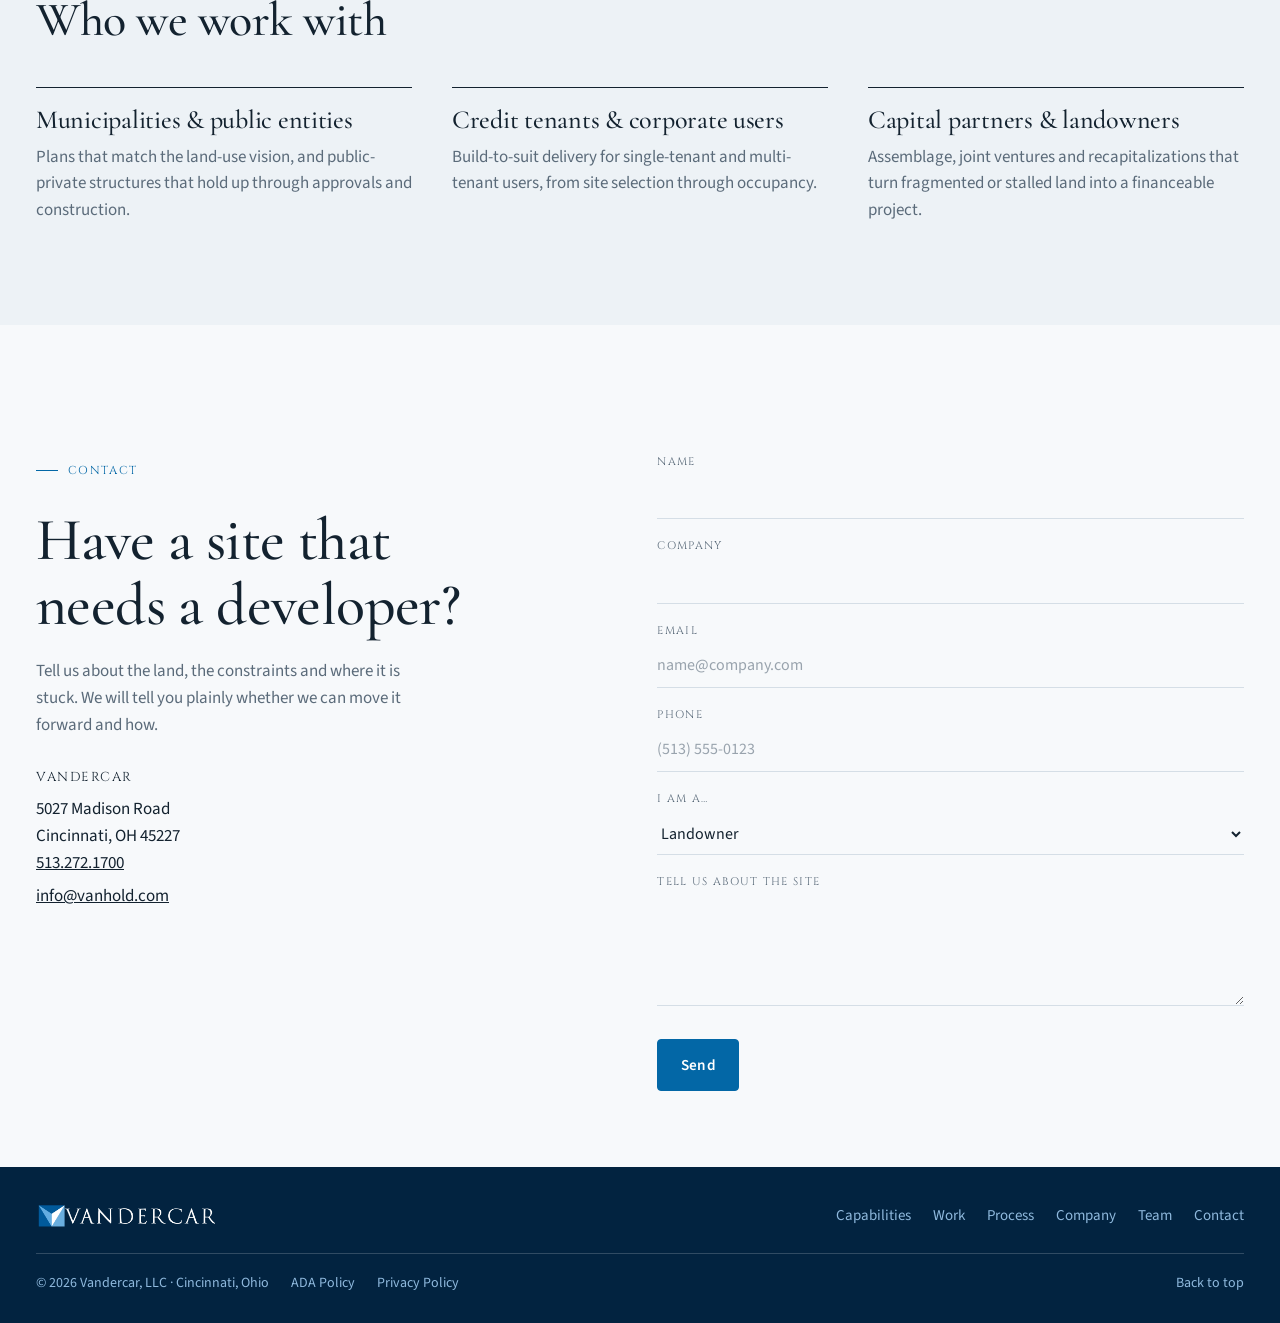
<file: our-company/our-team/index.html>
<!doctype html>
<html lang="en">
<head>
<meta charset="utf-8">
<title>Vandercar</title>
<meta name="robots" content="noindex">
<link rel="canonical" href="https://www.vanhold.com/#team">
<meta http-equiv="refresh" content="0; url=/#team">
<script>location.replace('/#team')</script>
</head>
<body><p>This page has moved to <a href="/#team">vanhold.com</a>.</p></body>
</html>
</file>
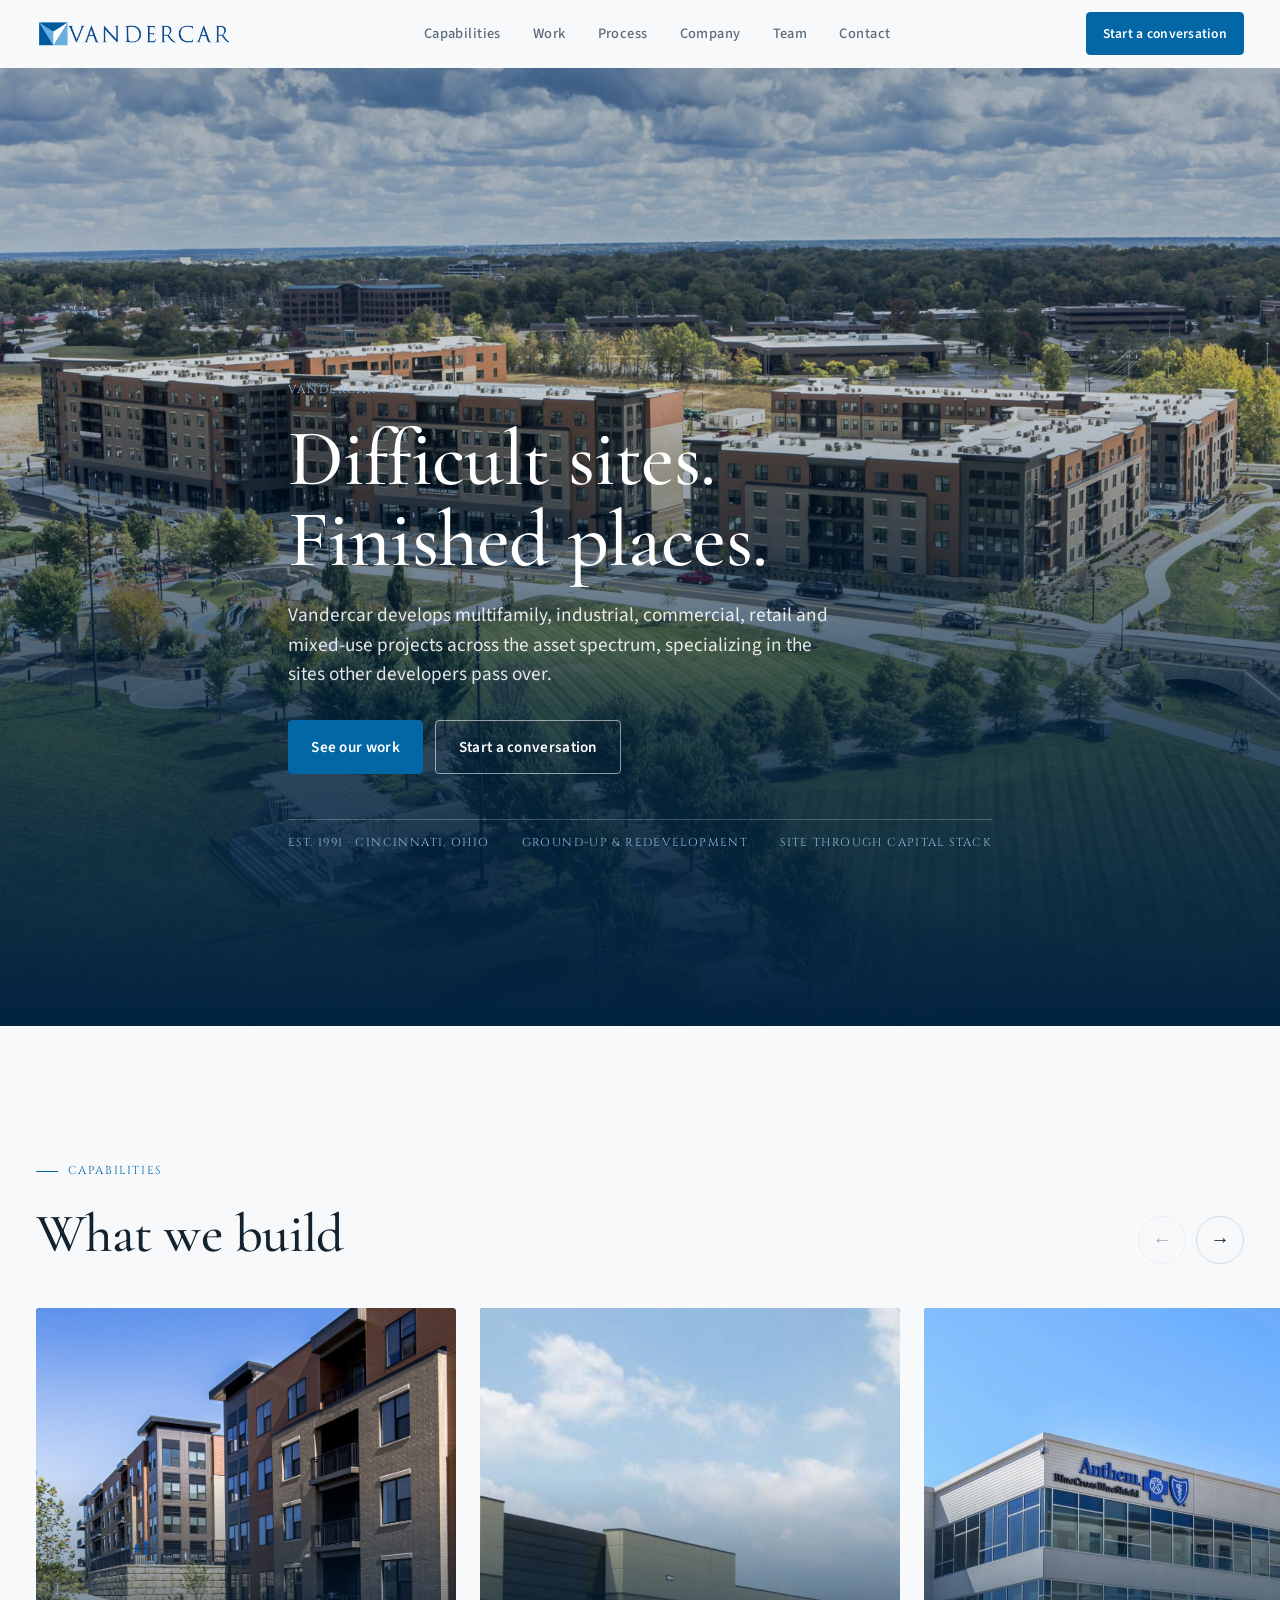
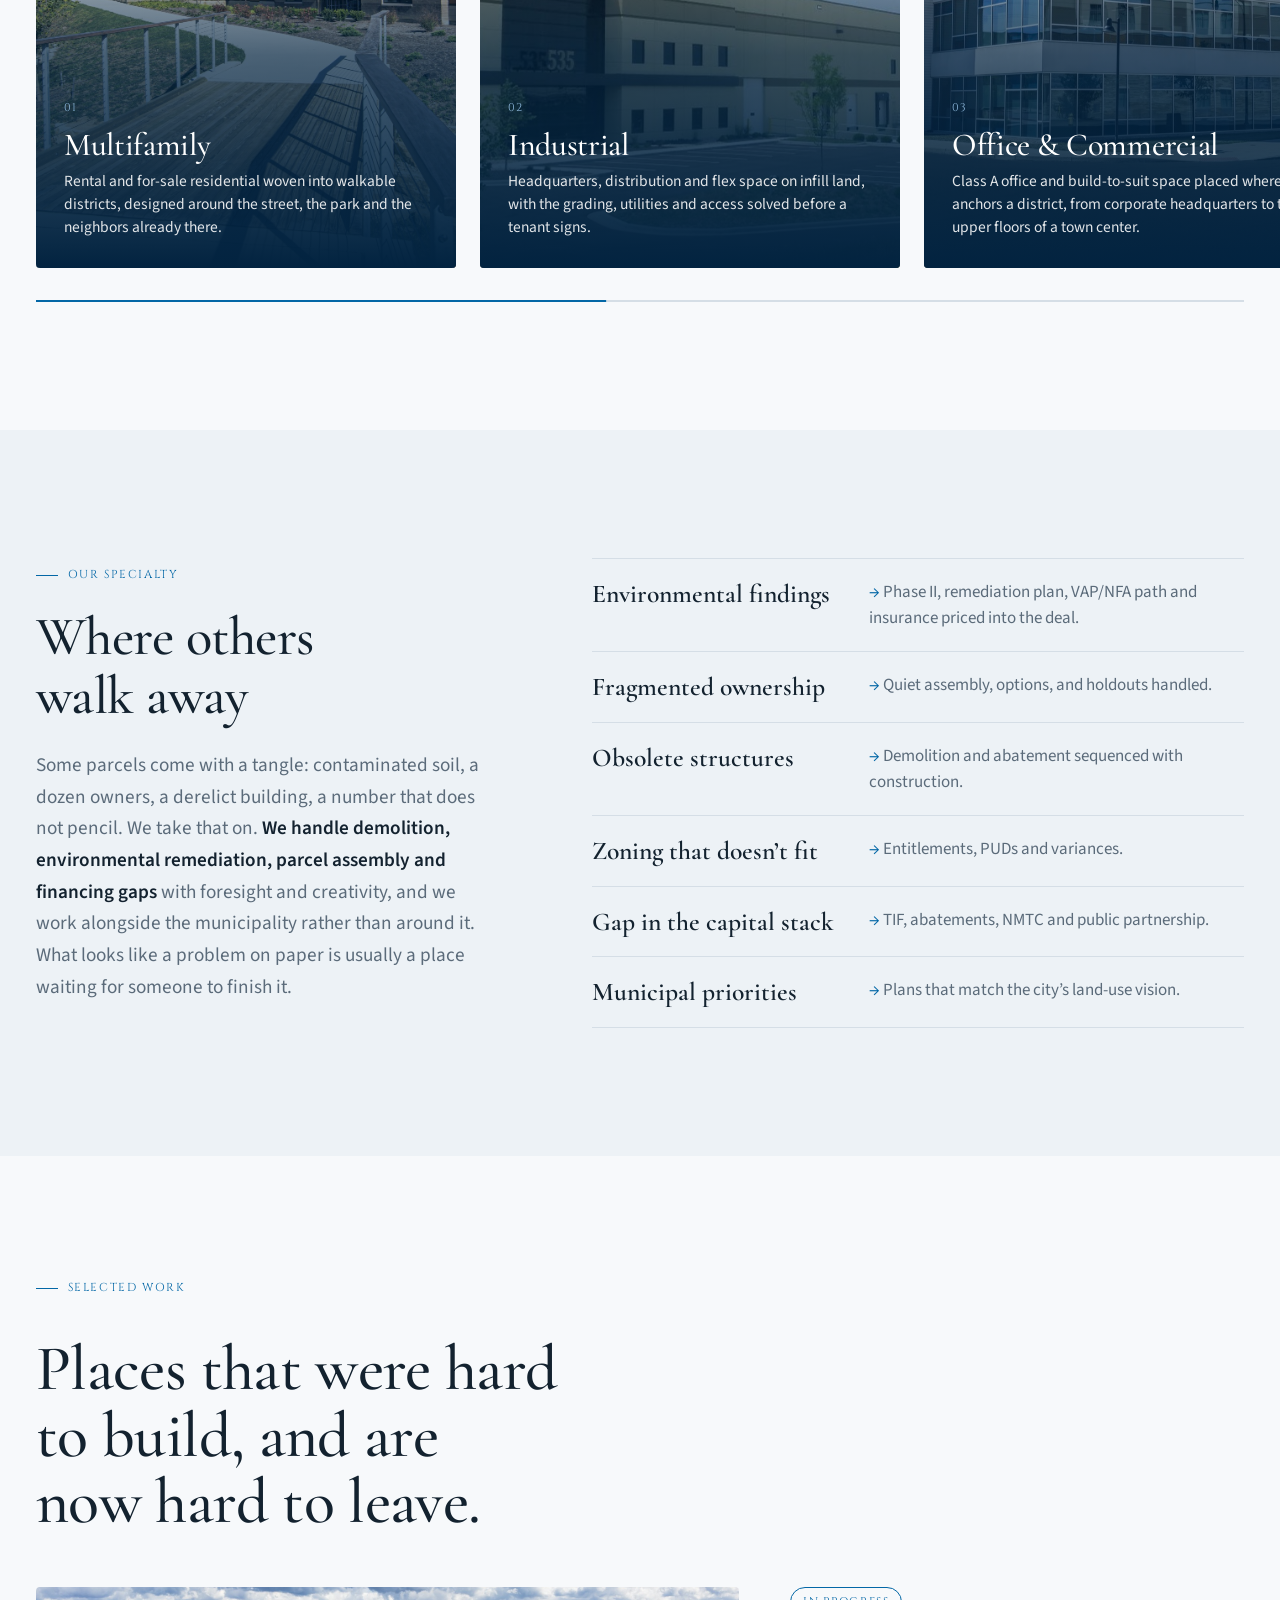
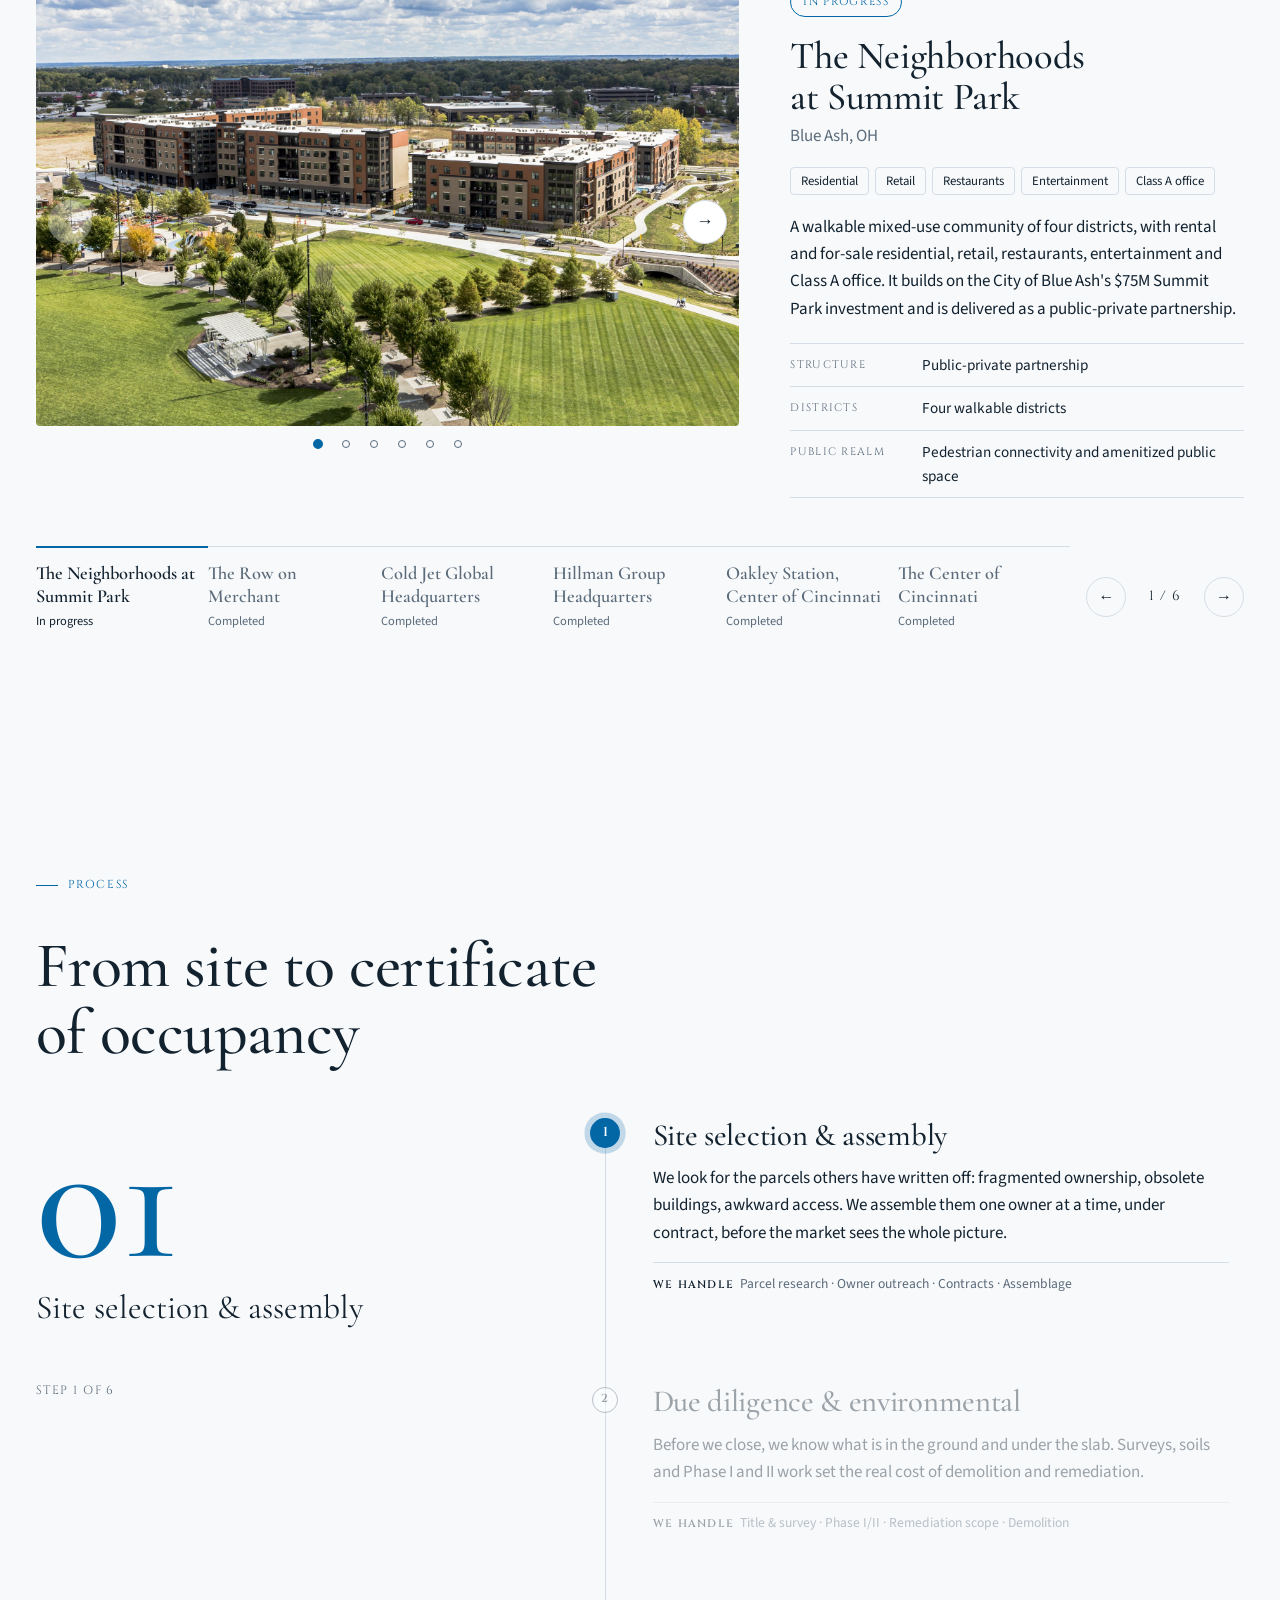
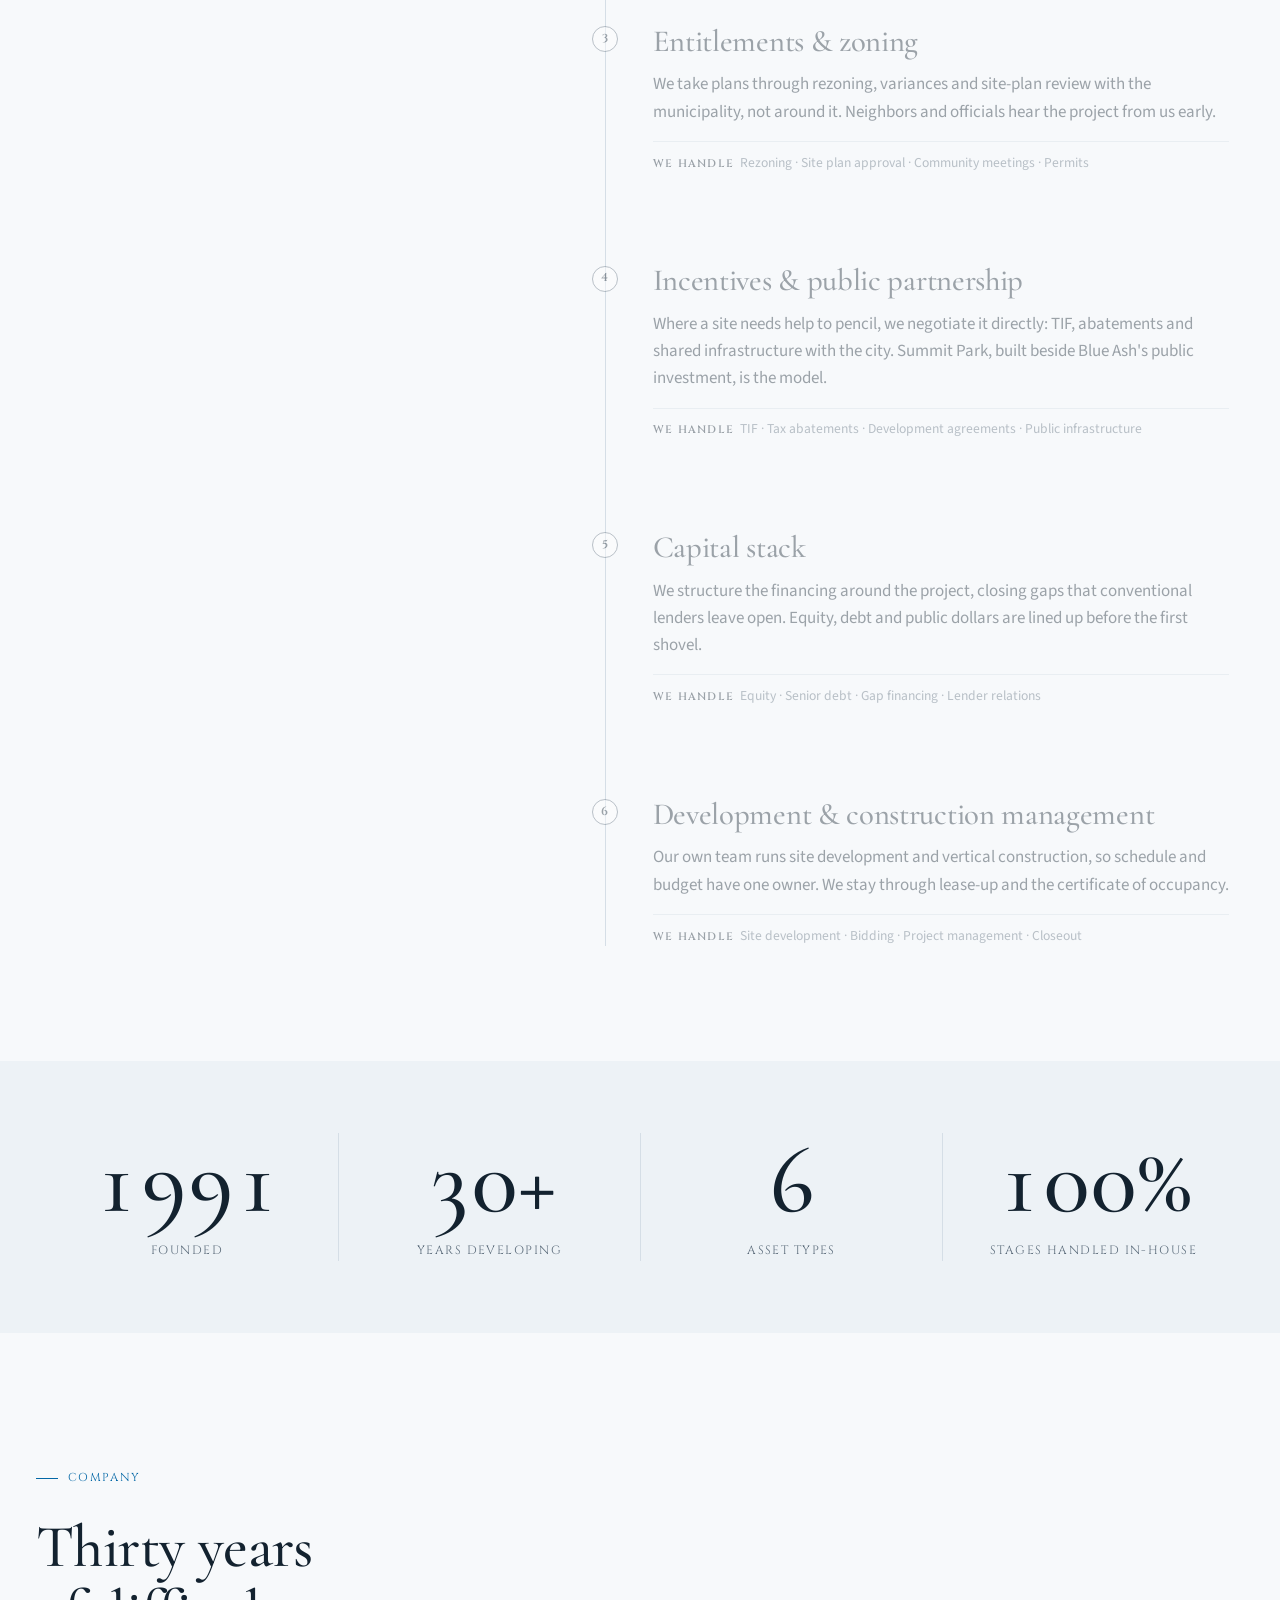
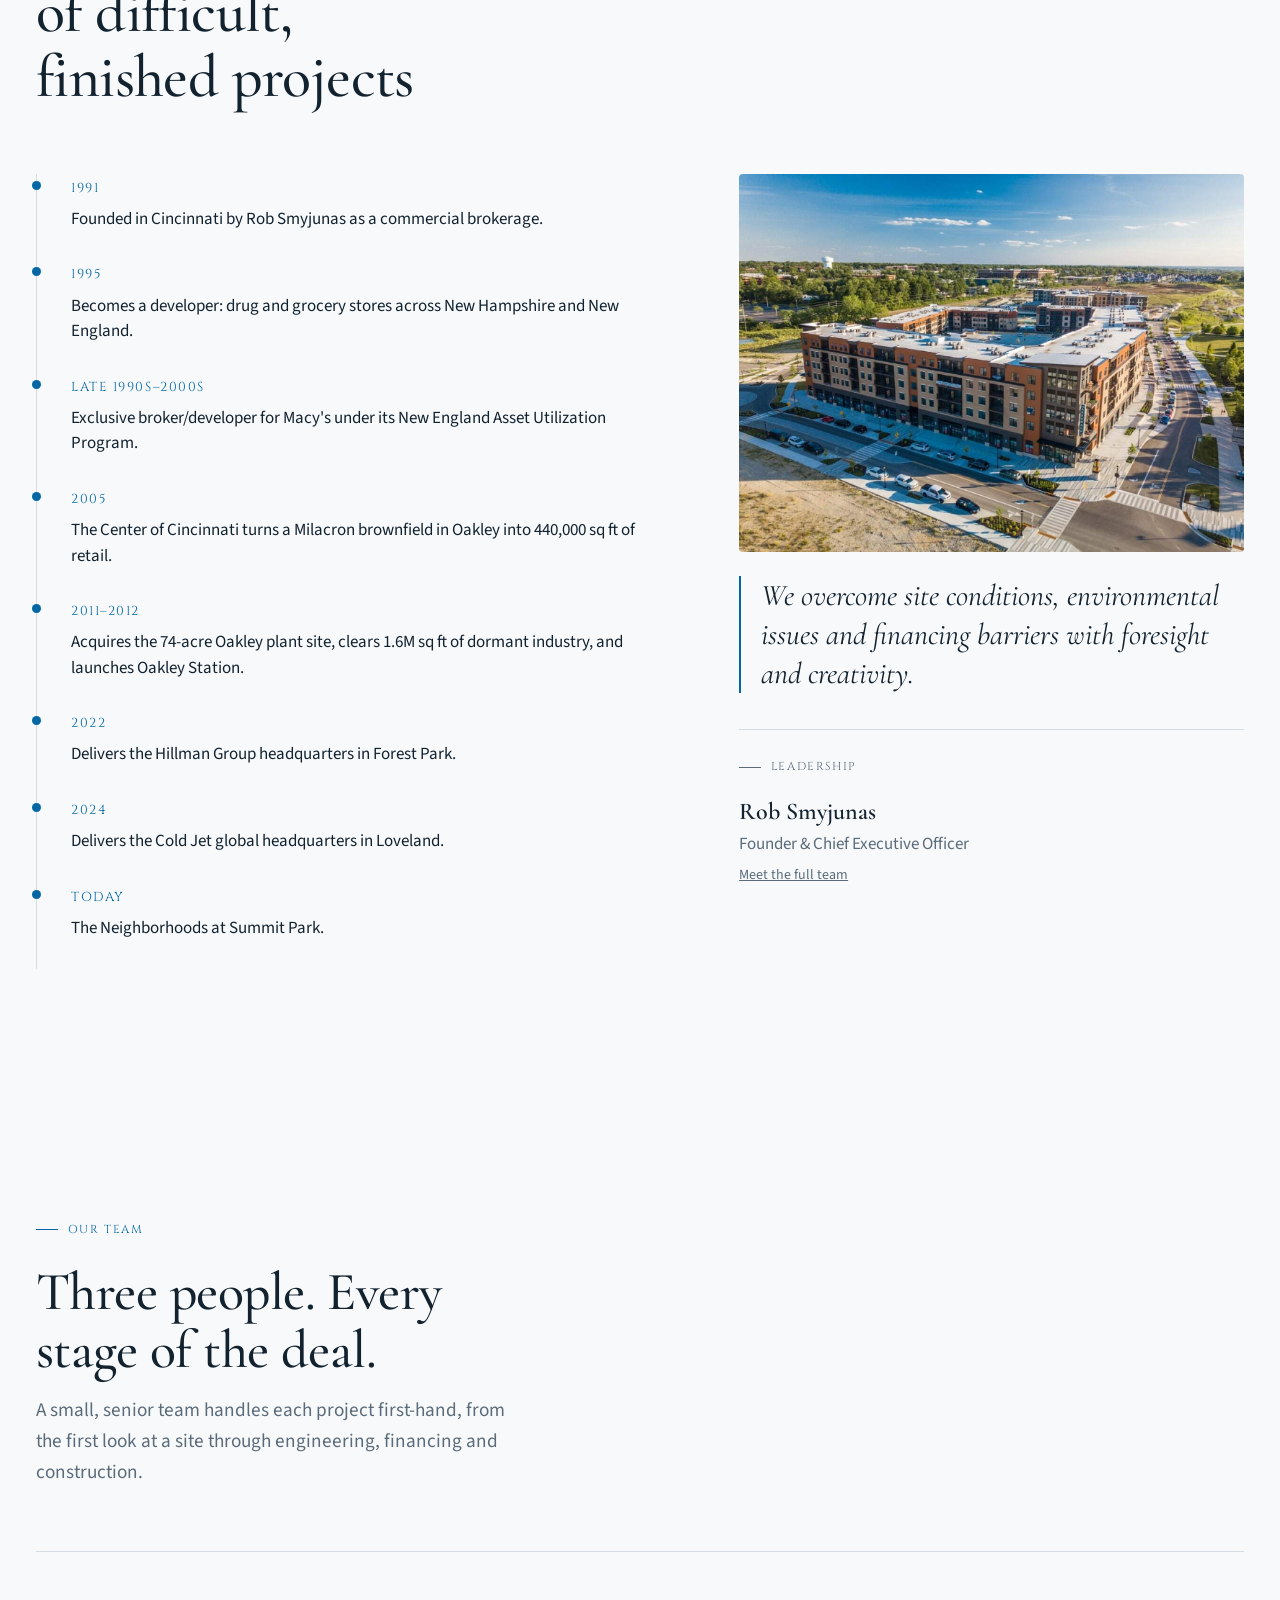
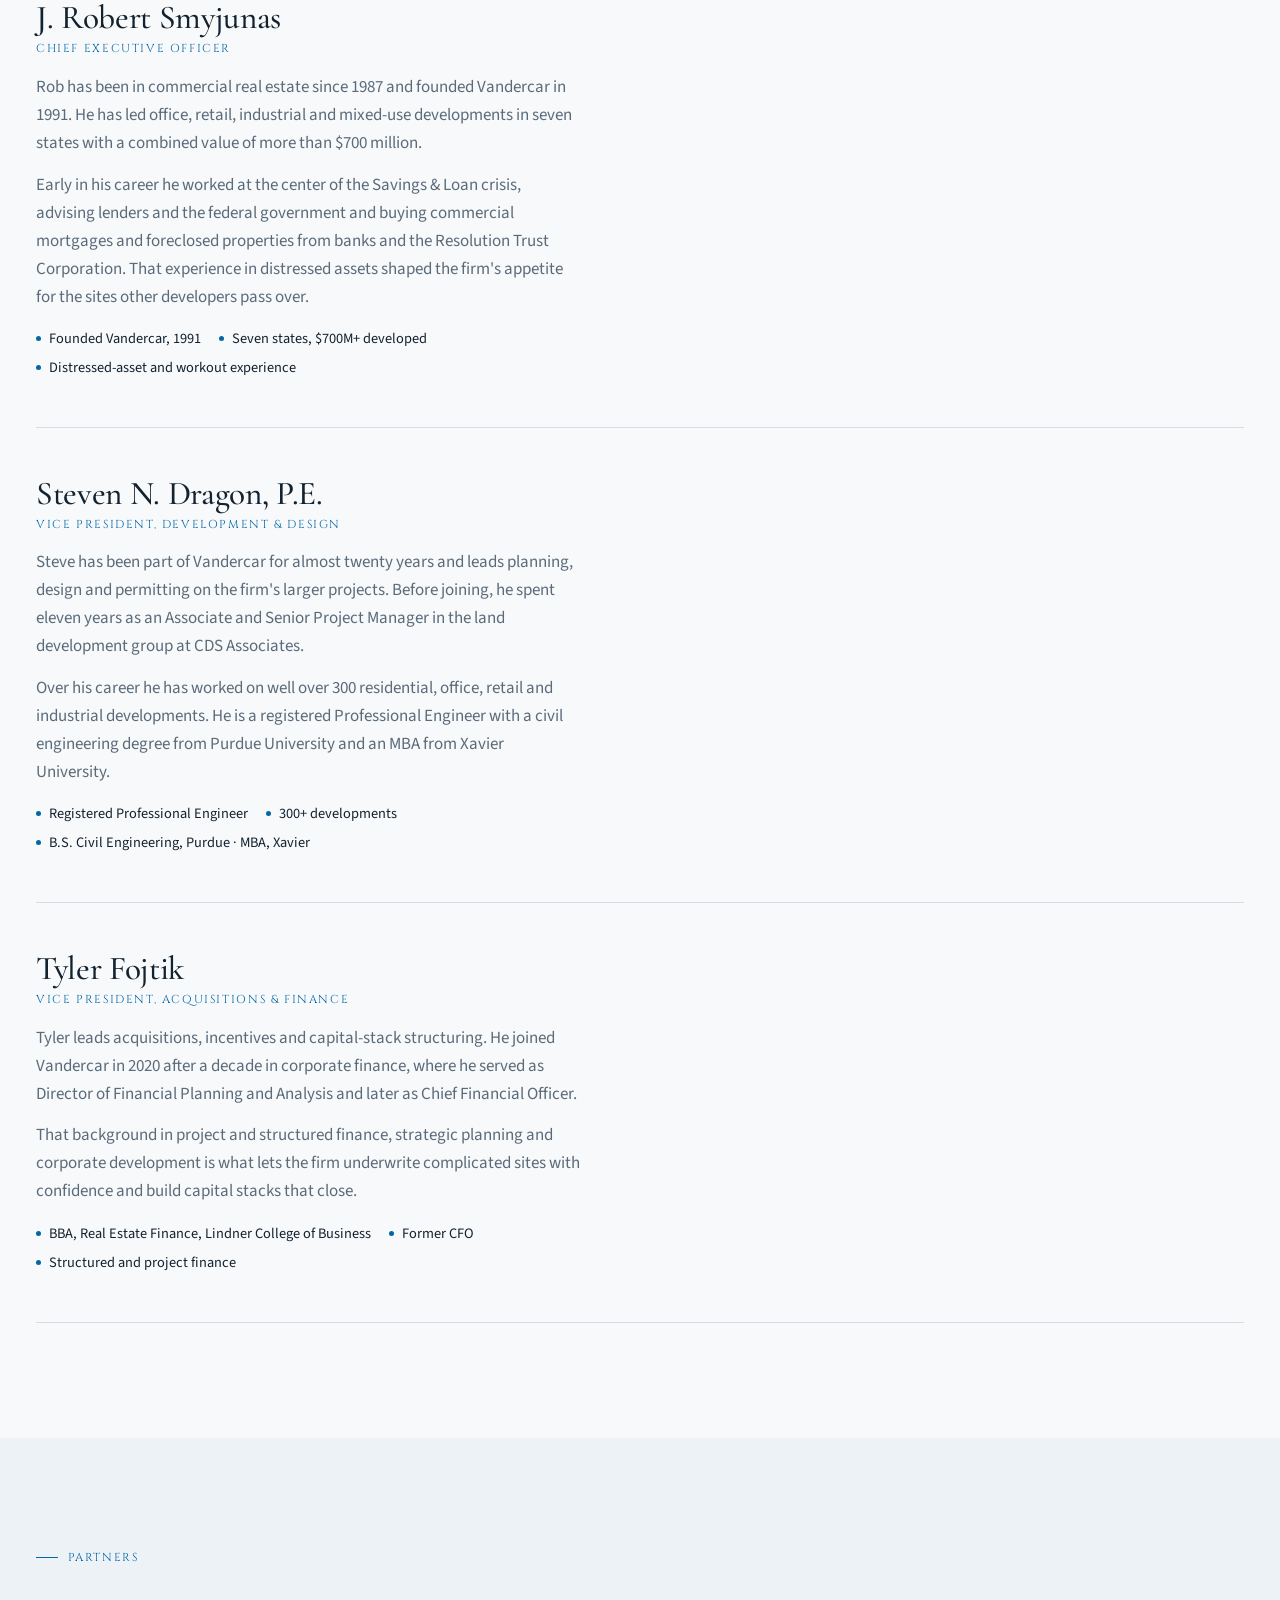
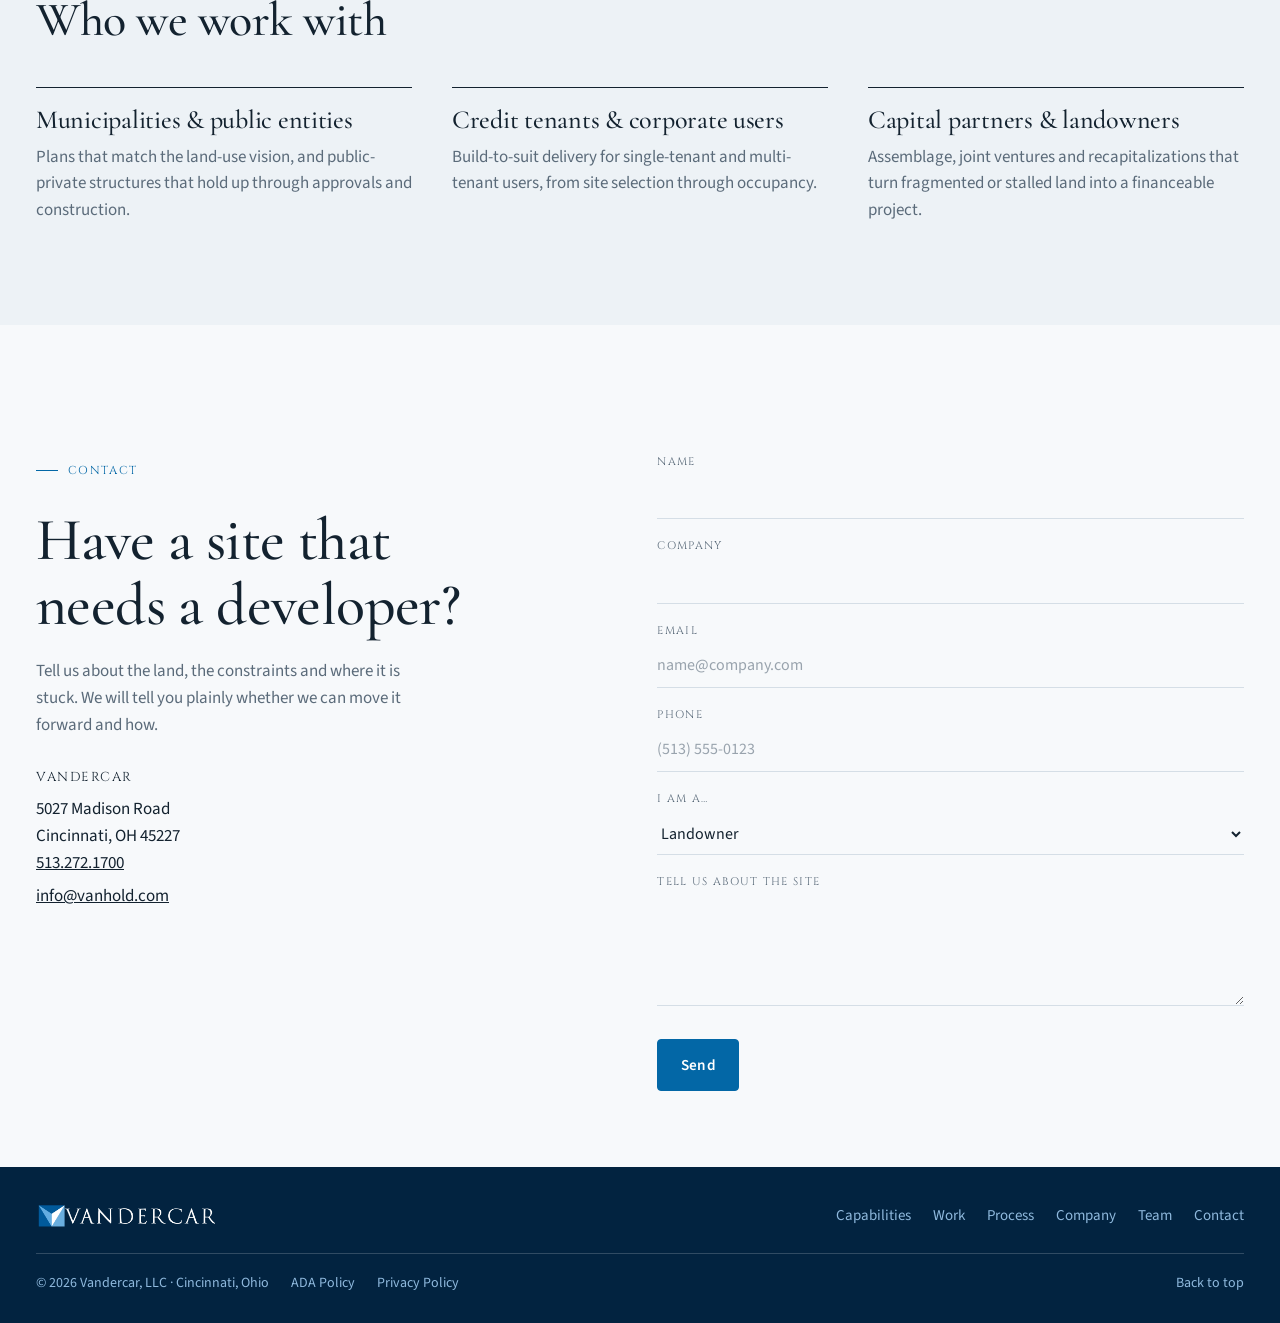
<file: our-projects/current-projects/the-neighborhoods-at-summit-park/index.html>
<!doctype html>
<html lang="en">
<head>
<meta charset="utf-8">
<title>Vandercar</title>
<meta name="robots" content="noindex">
<link rel="canonical" href="https://www.vanhold.com/#summit-park">
<meta http-equiv="refresh" content="0; url=/#summit-park">
<script>location.replace('/#summit-park')</script>
</head>
<body><p>This page has moved to <a href="/#summit-park">vanhold.com</a>.</p></body>
</html>
</file>
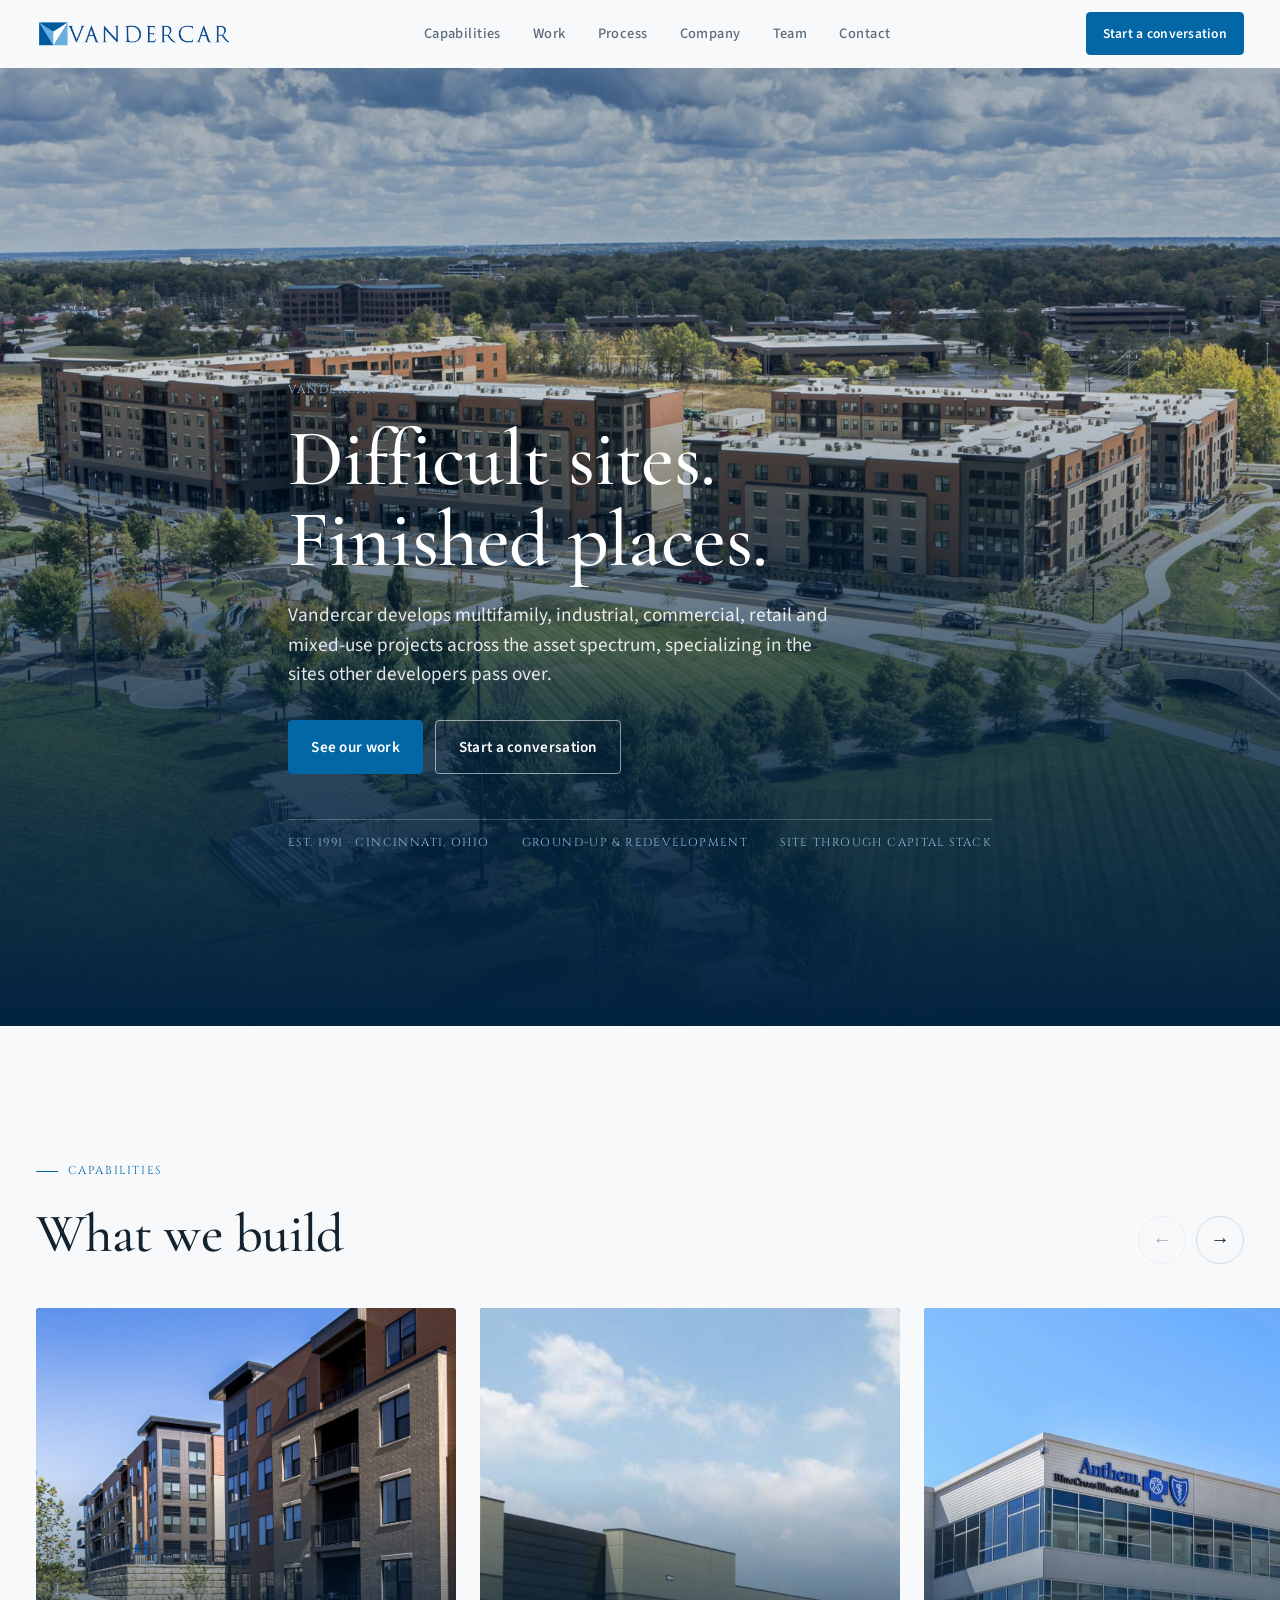
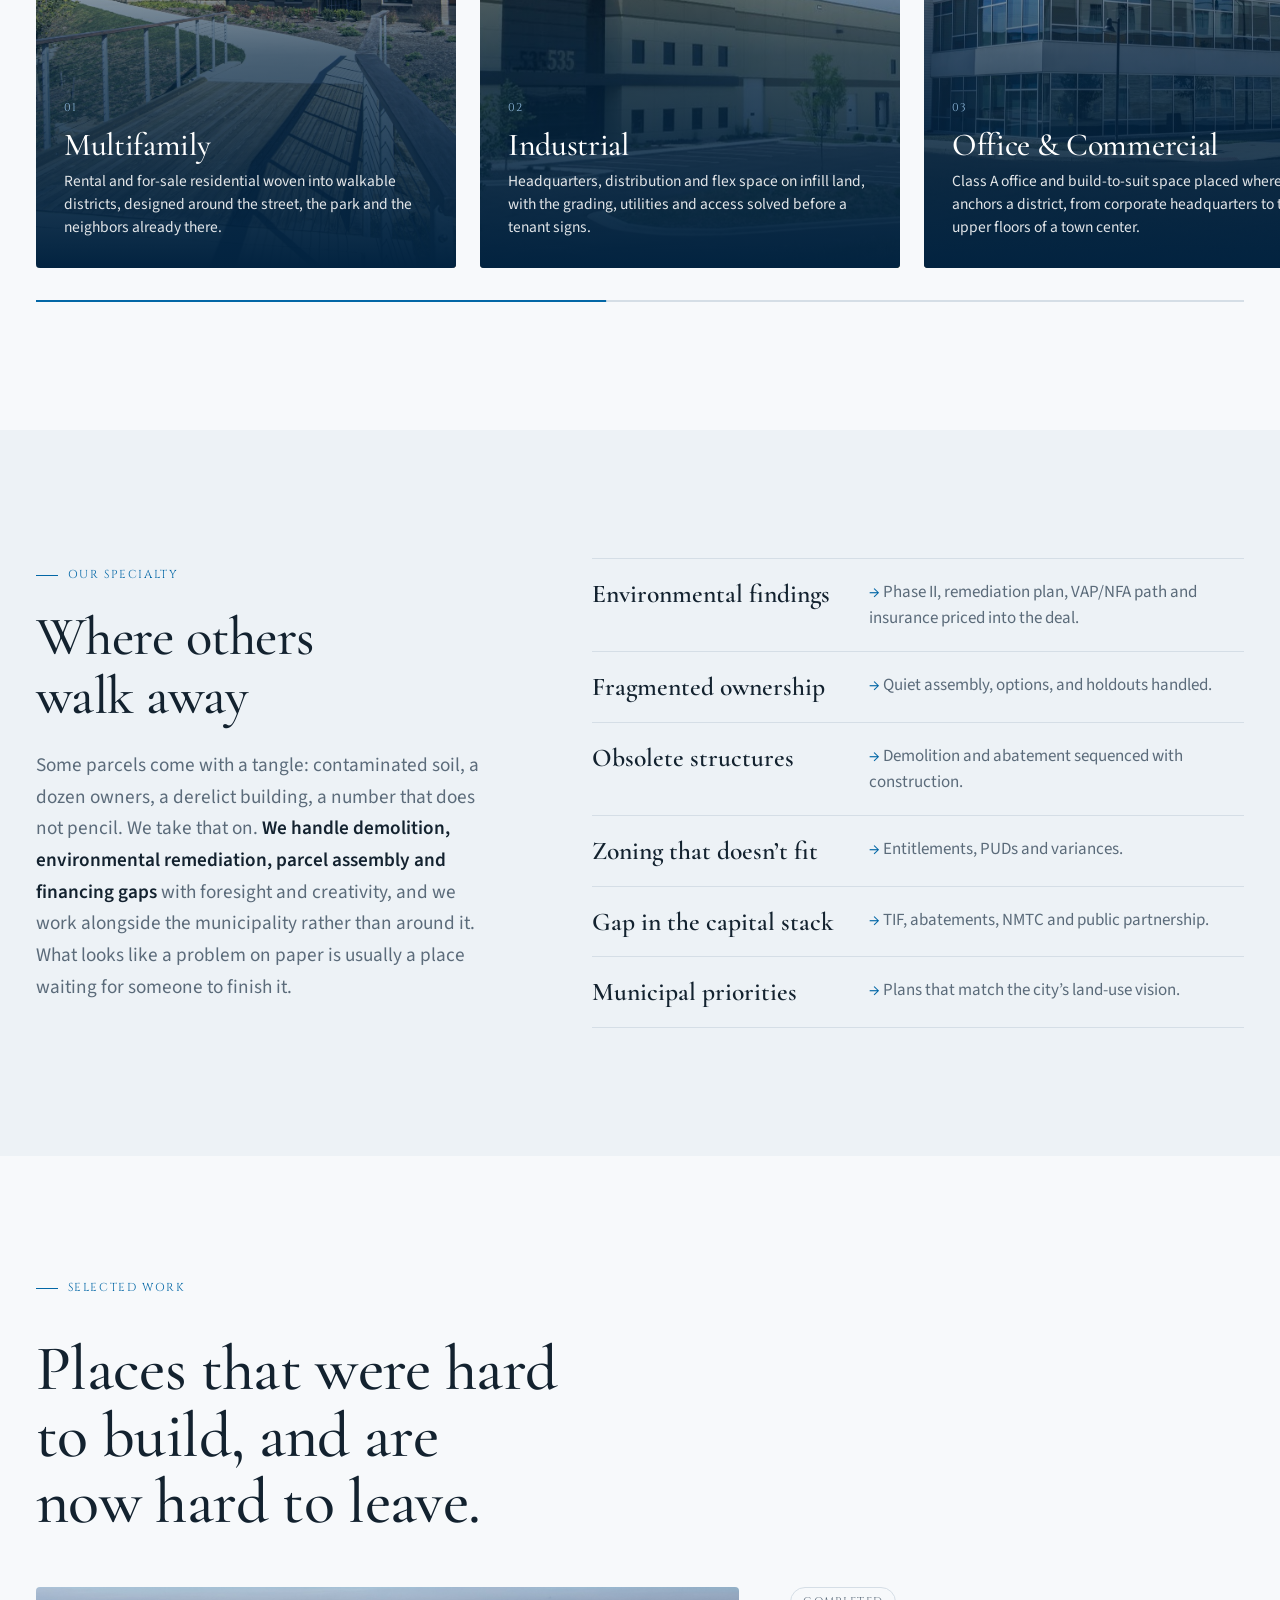
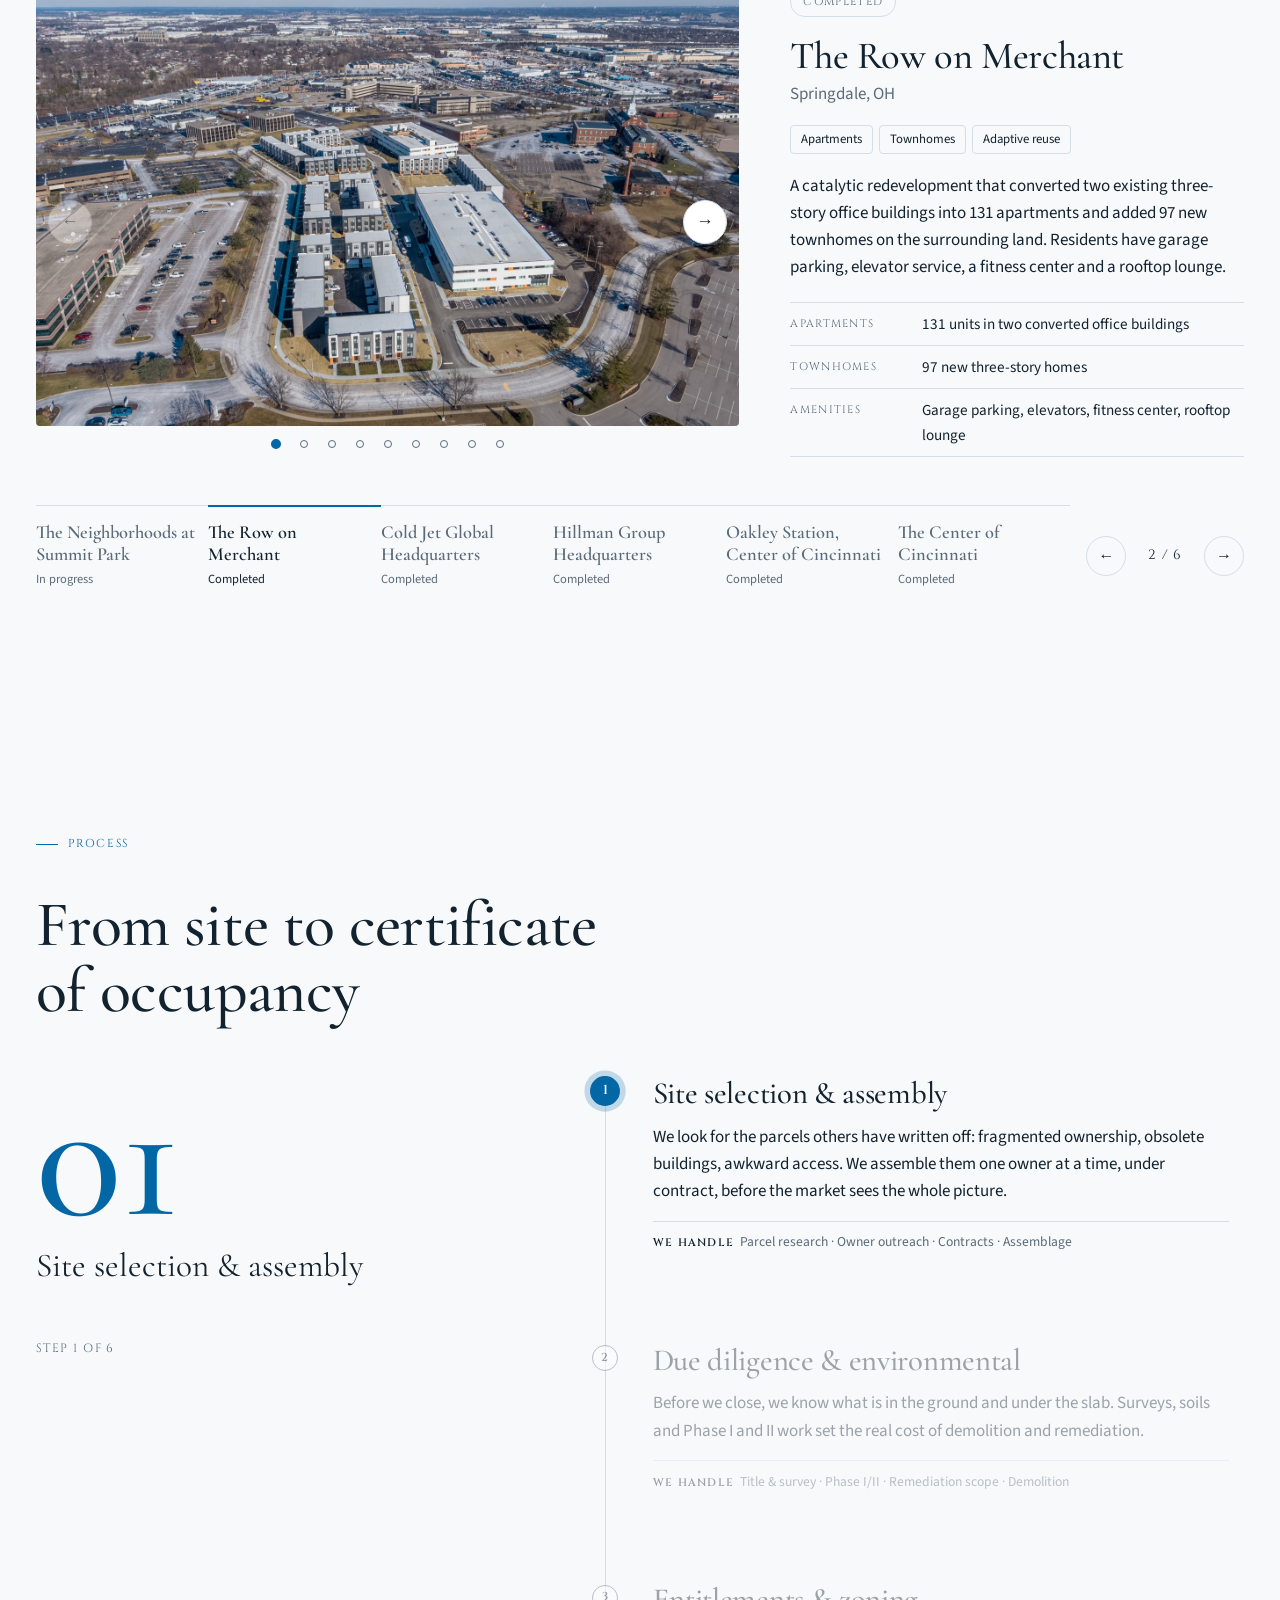
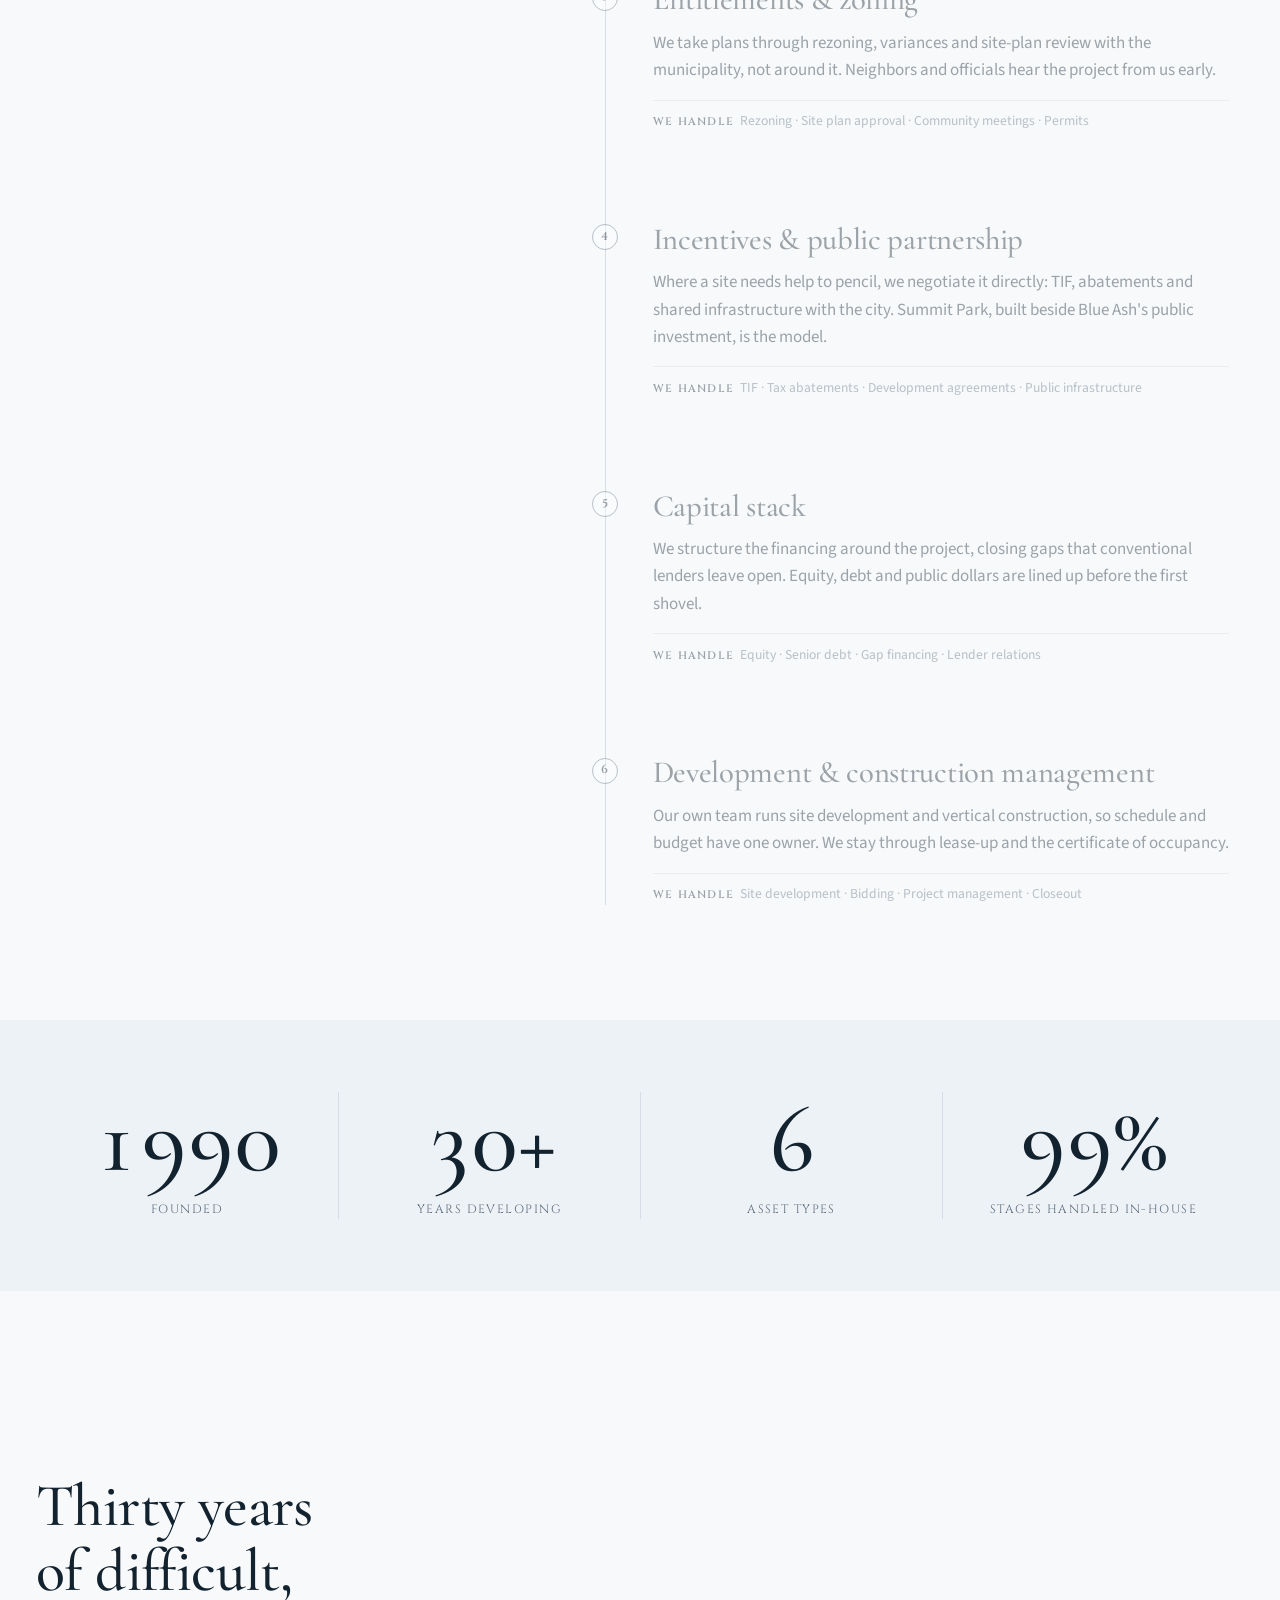
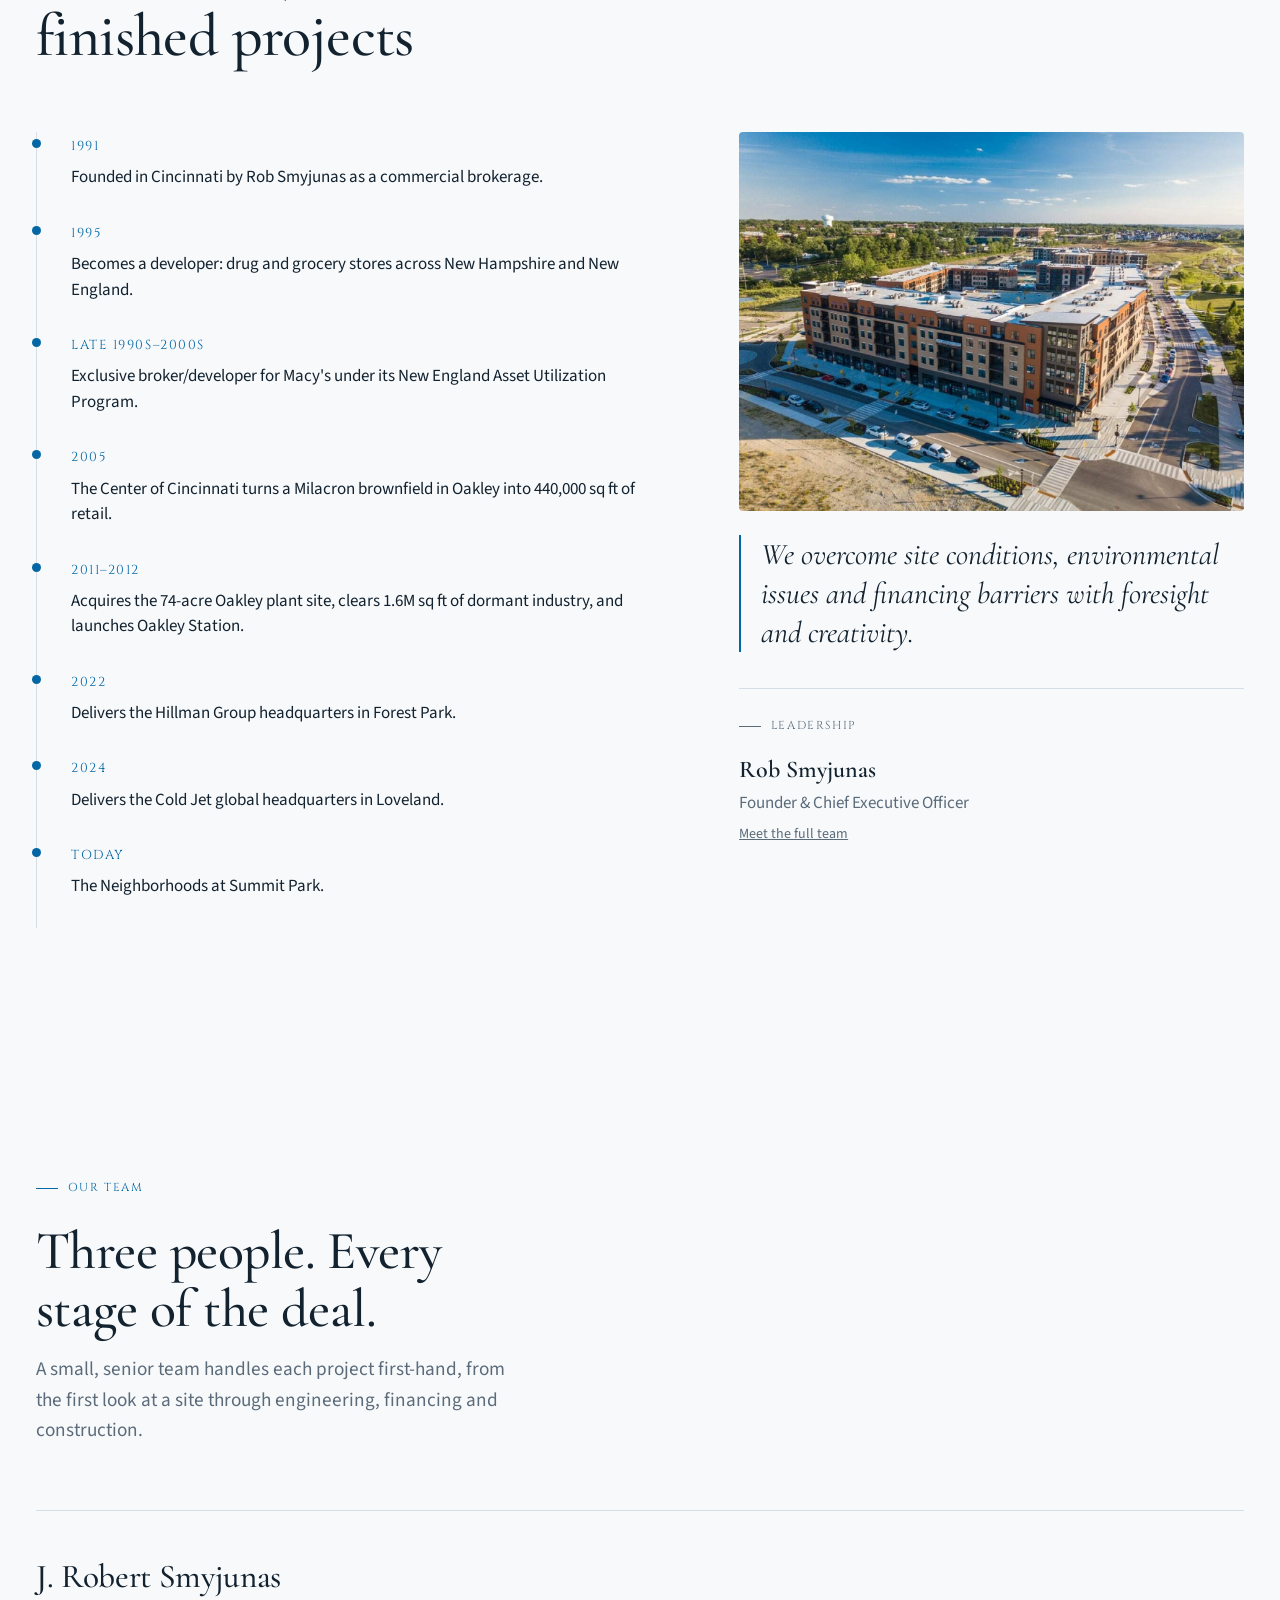
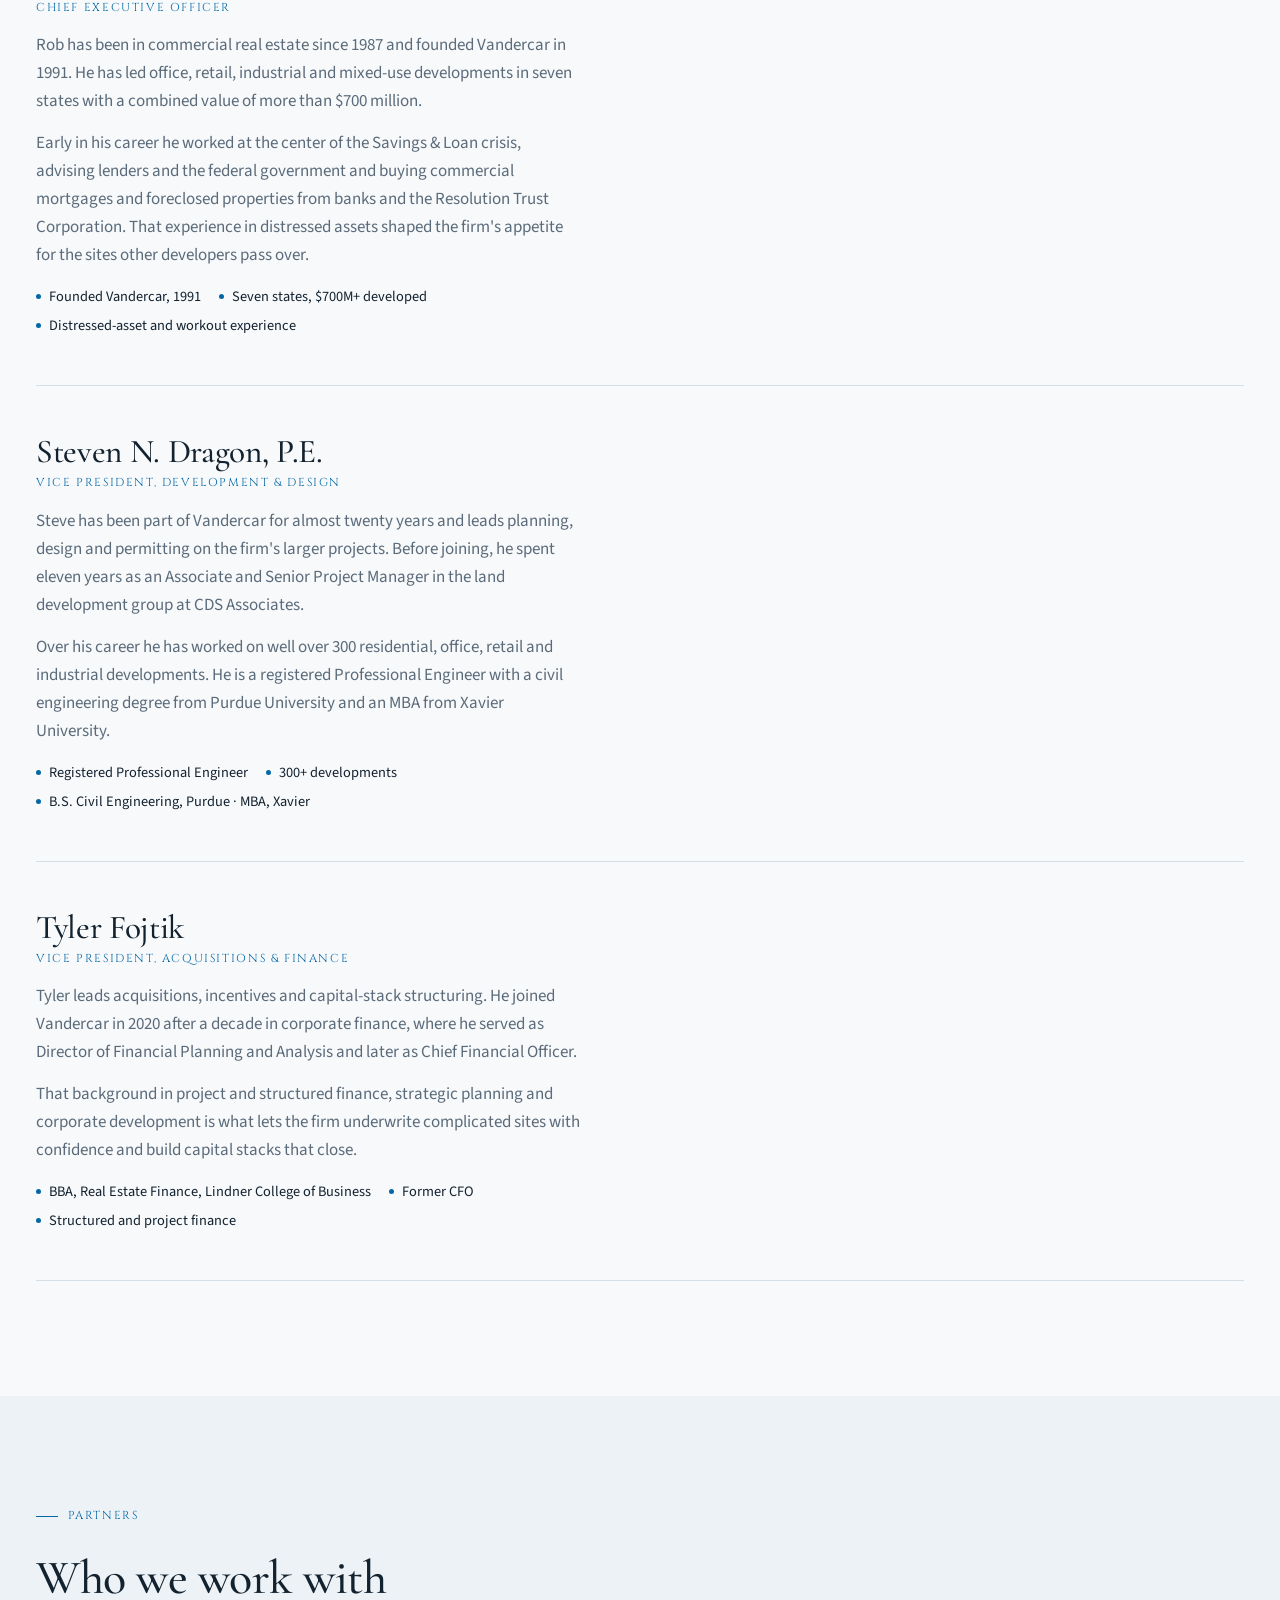
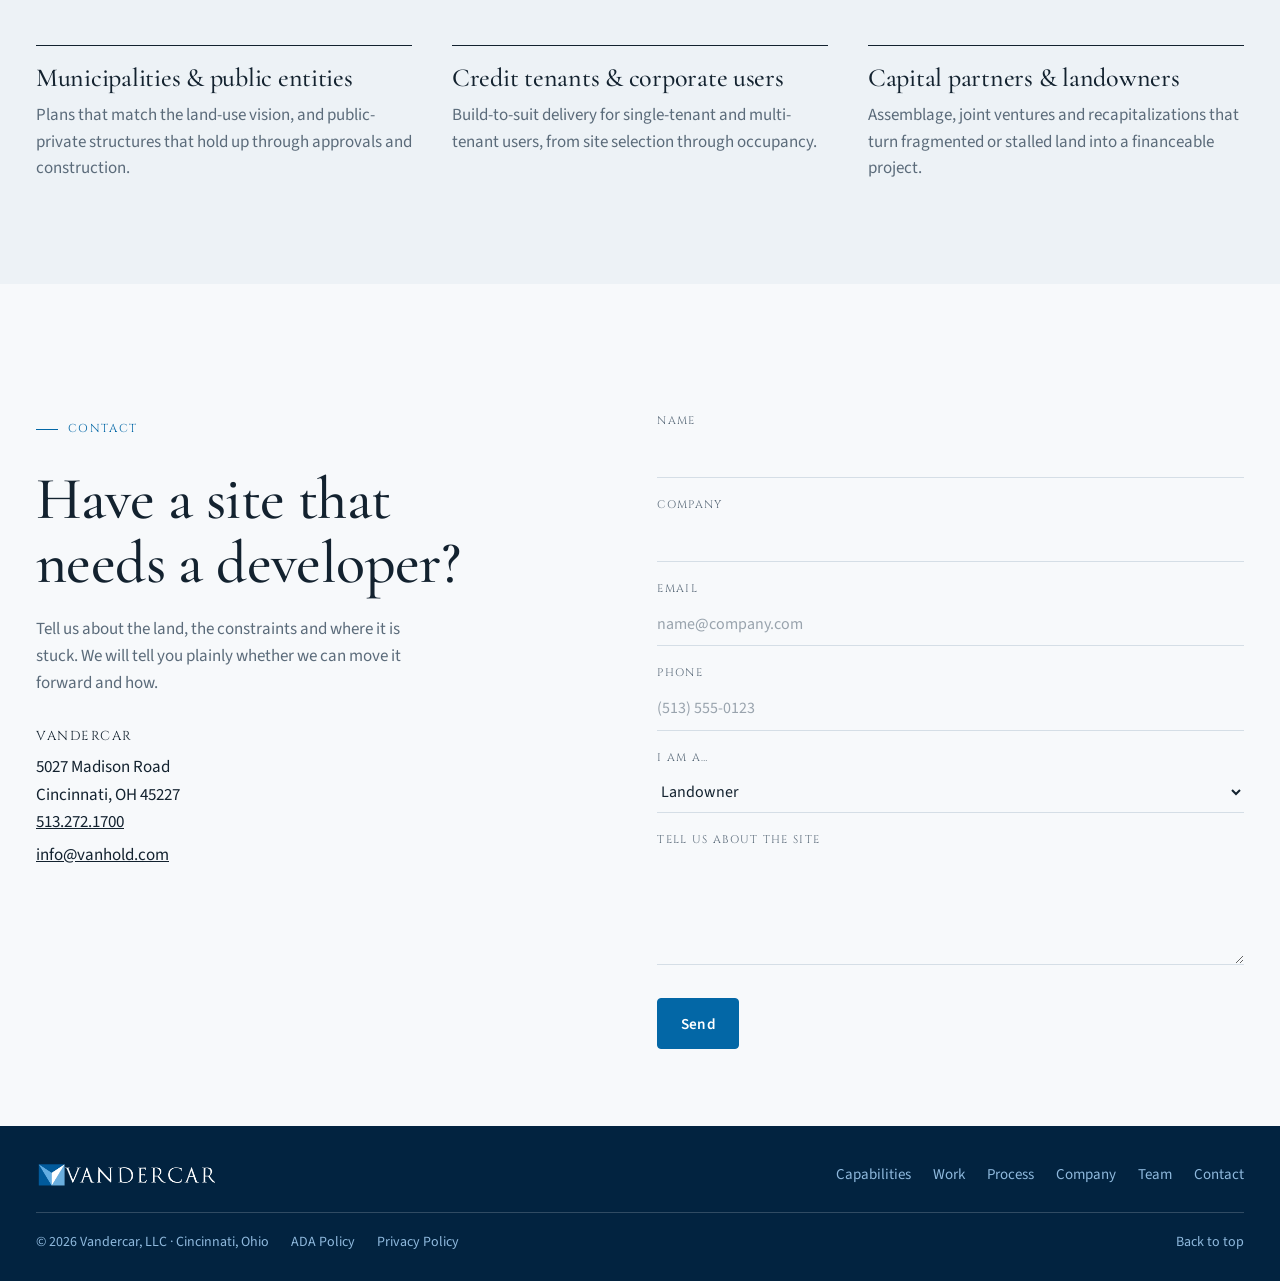
<file: our-projects/current-projects/the-row-on-merchant/index.html>
<!doctype html>
<html lang="en">
<head>
<meta charset="utf-8">
<title>Vandercar</title>
<meta name="robots" content="noindex">
<link rel="canonical" href="https://www.vanhold.com/#row-on-merchant">
<meta http-equiv="refresh" content="0; url=/#row-on-merchant">
<script>location.replace('/#row-on-merchant')</script>
</head>
<body><p>This page has moved to <a href="/#row-on-merchant">vanhold.com</a>.</p></body>
</html>
</file>
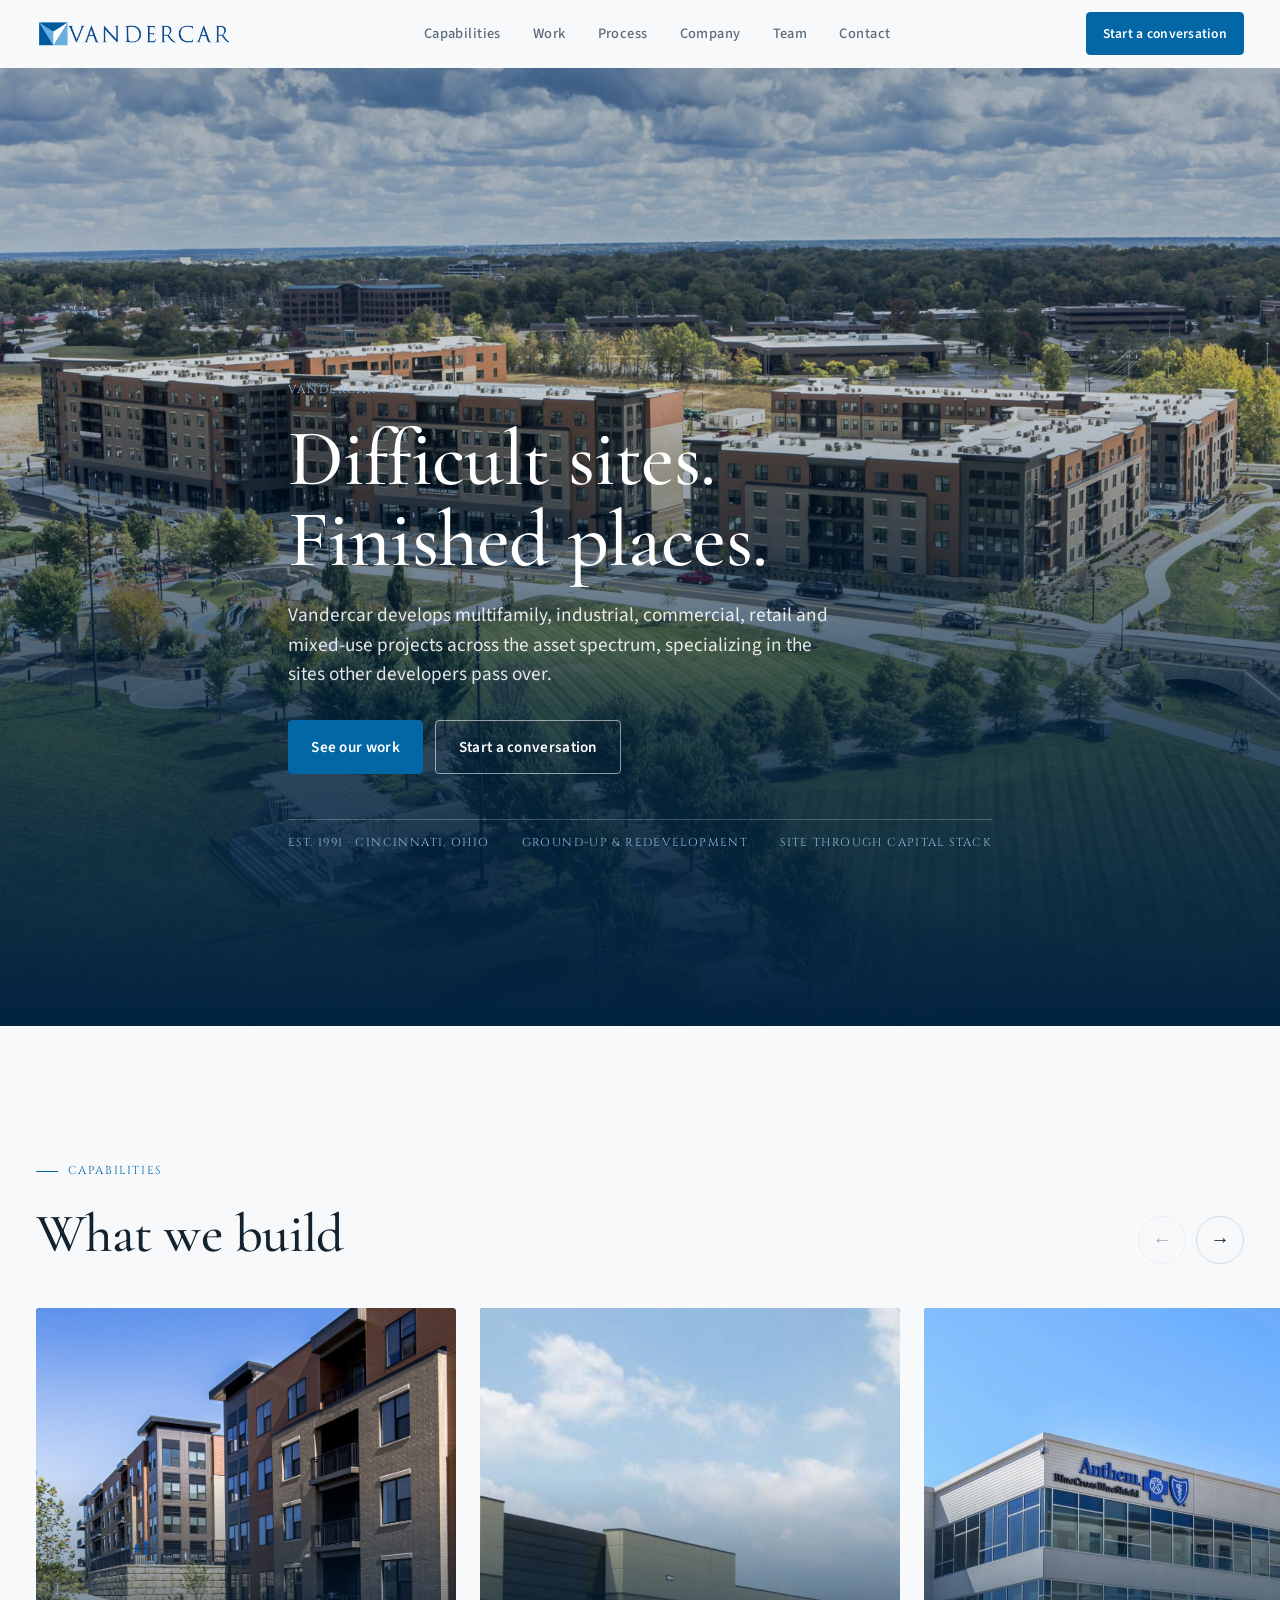
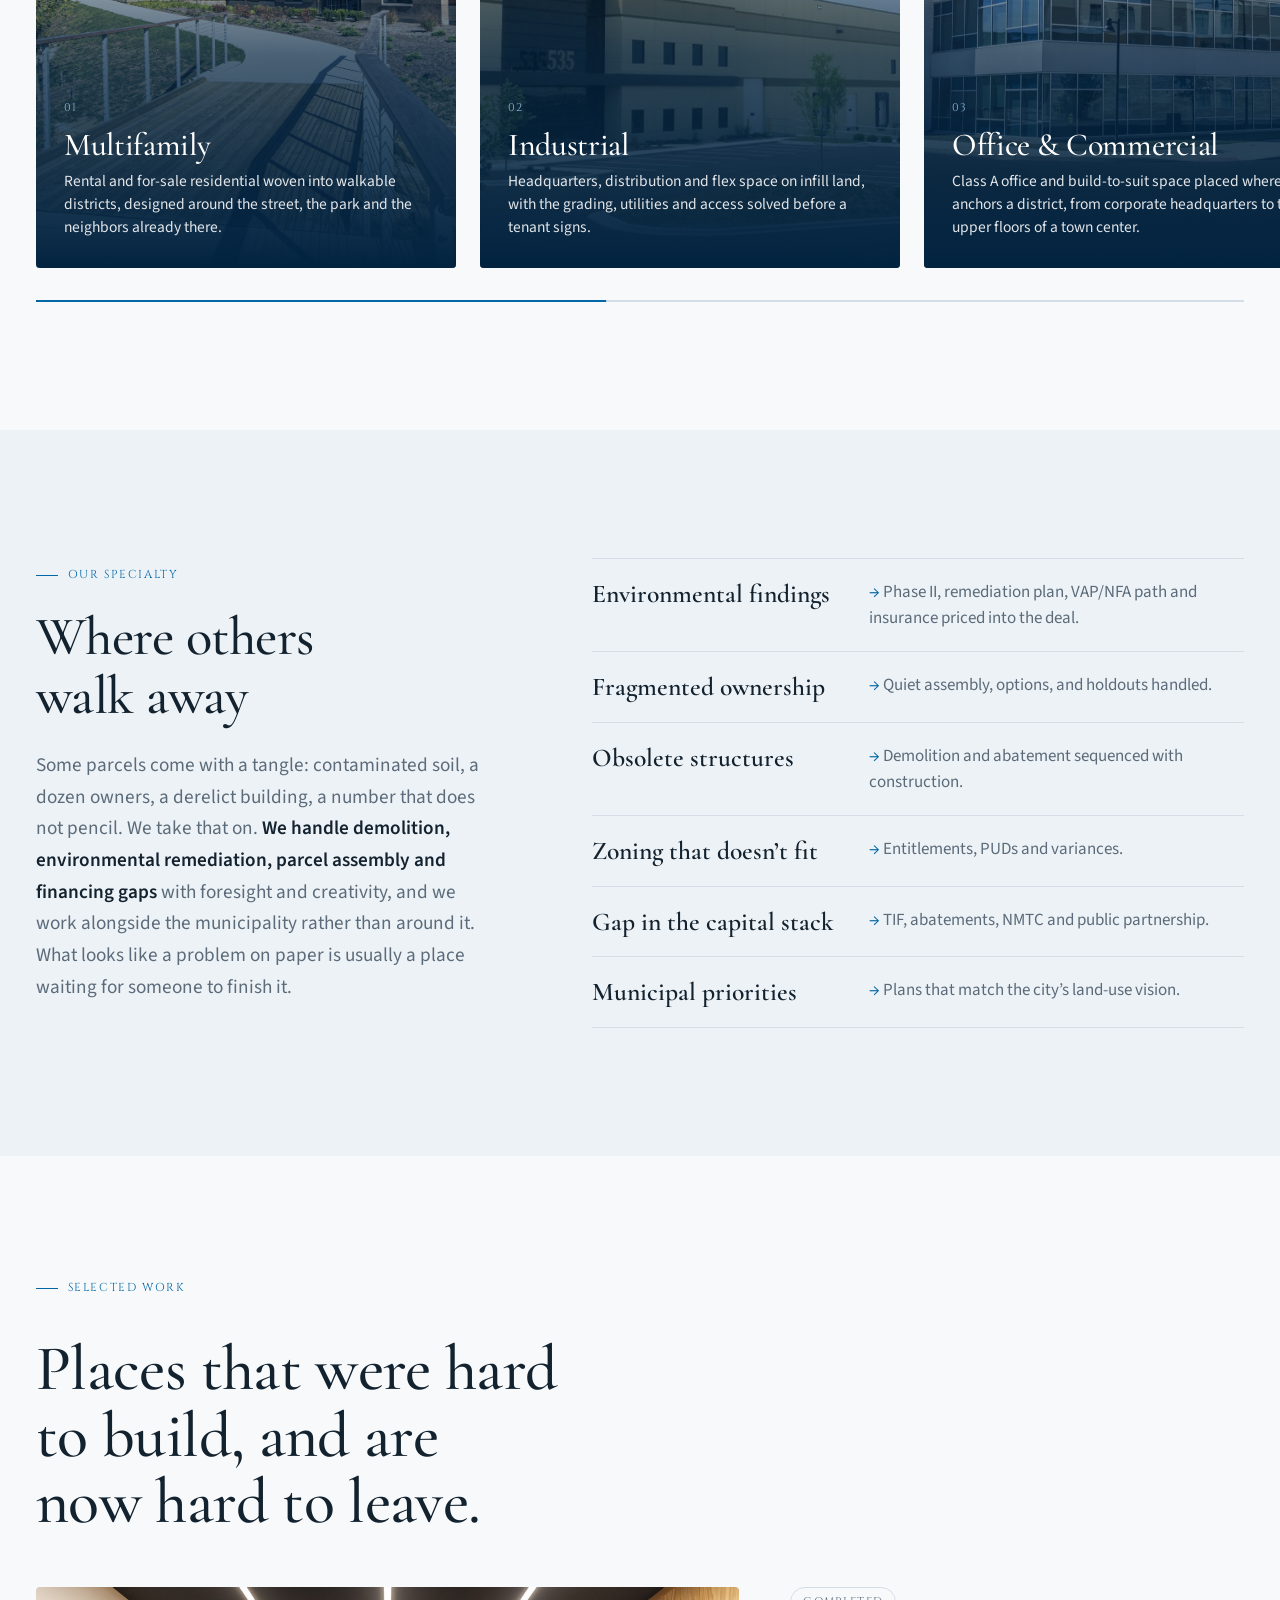
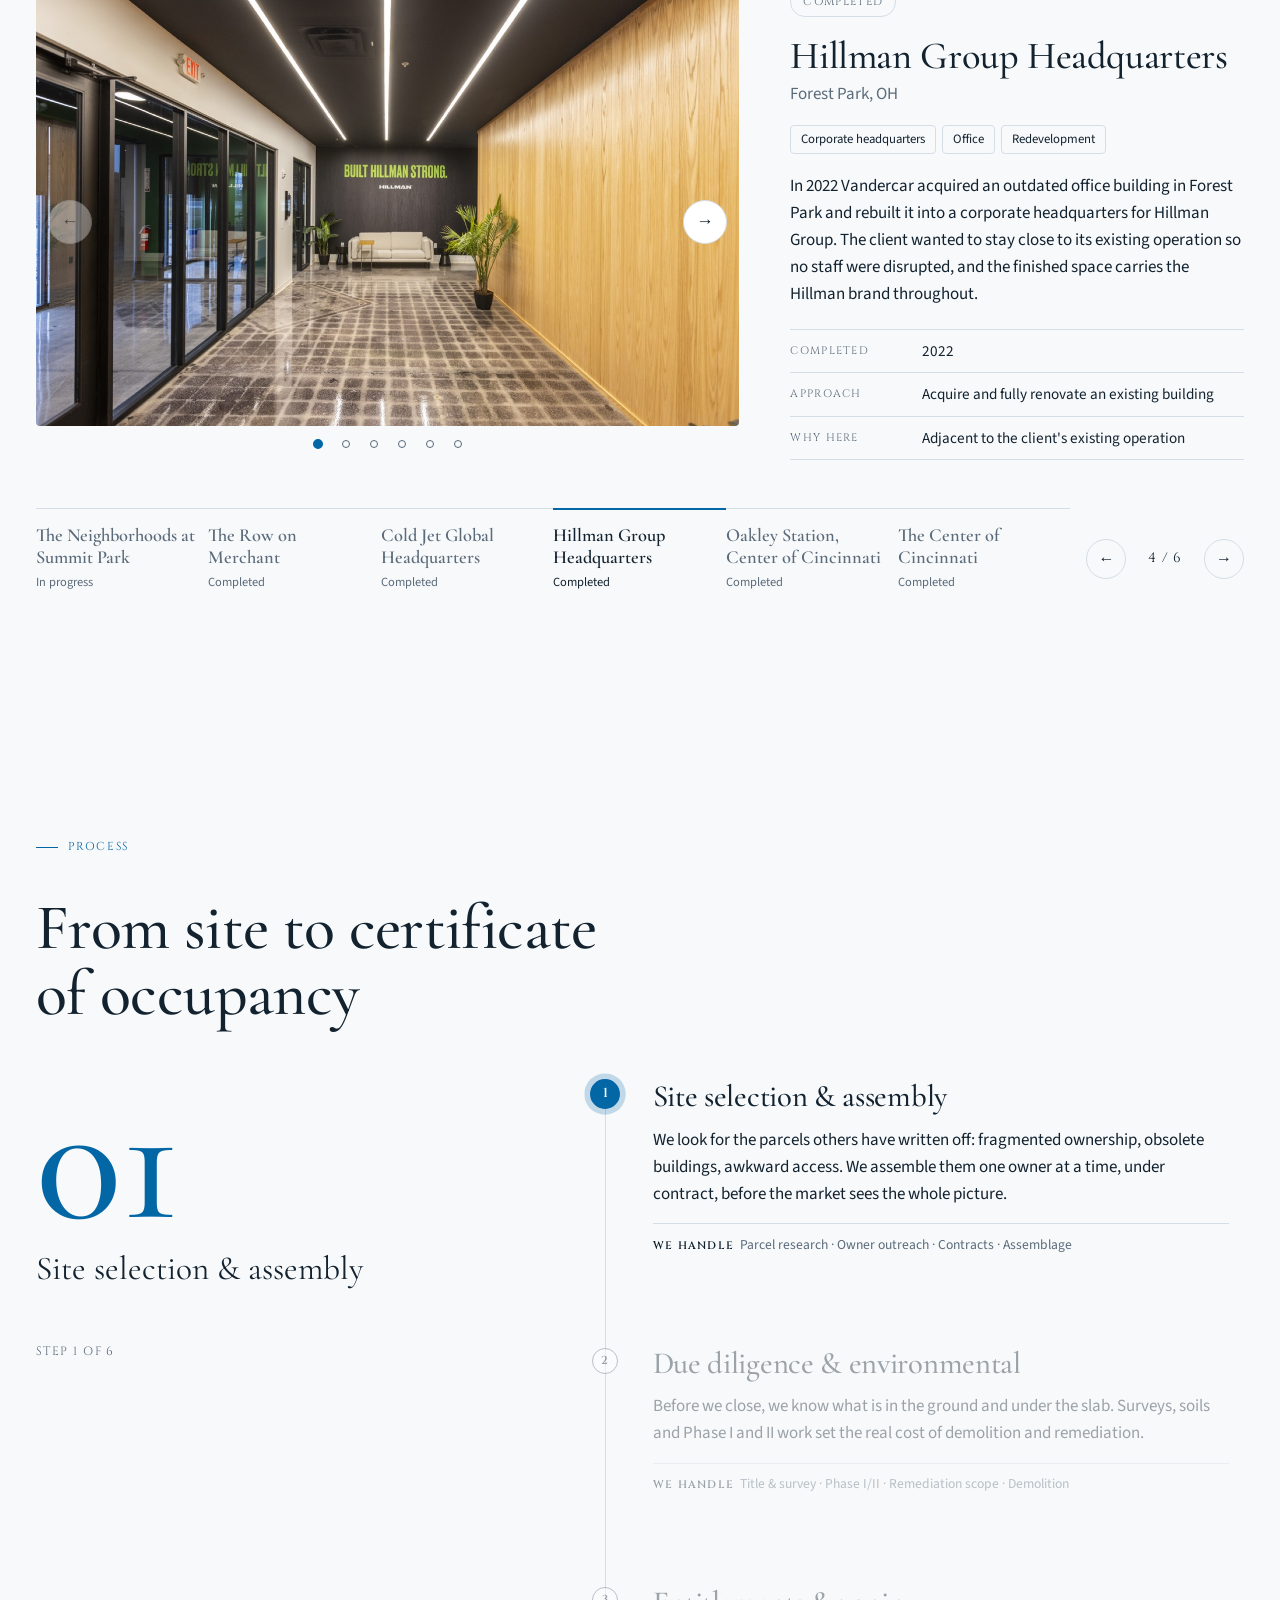
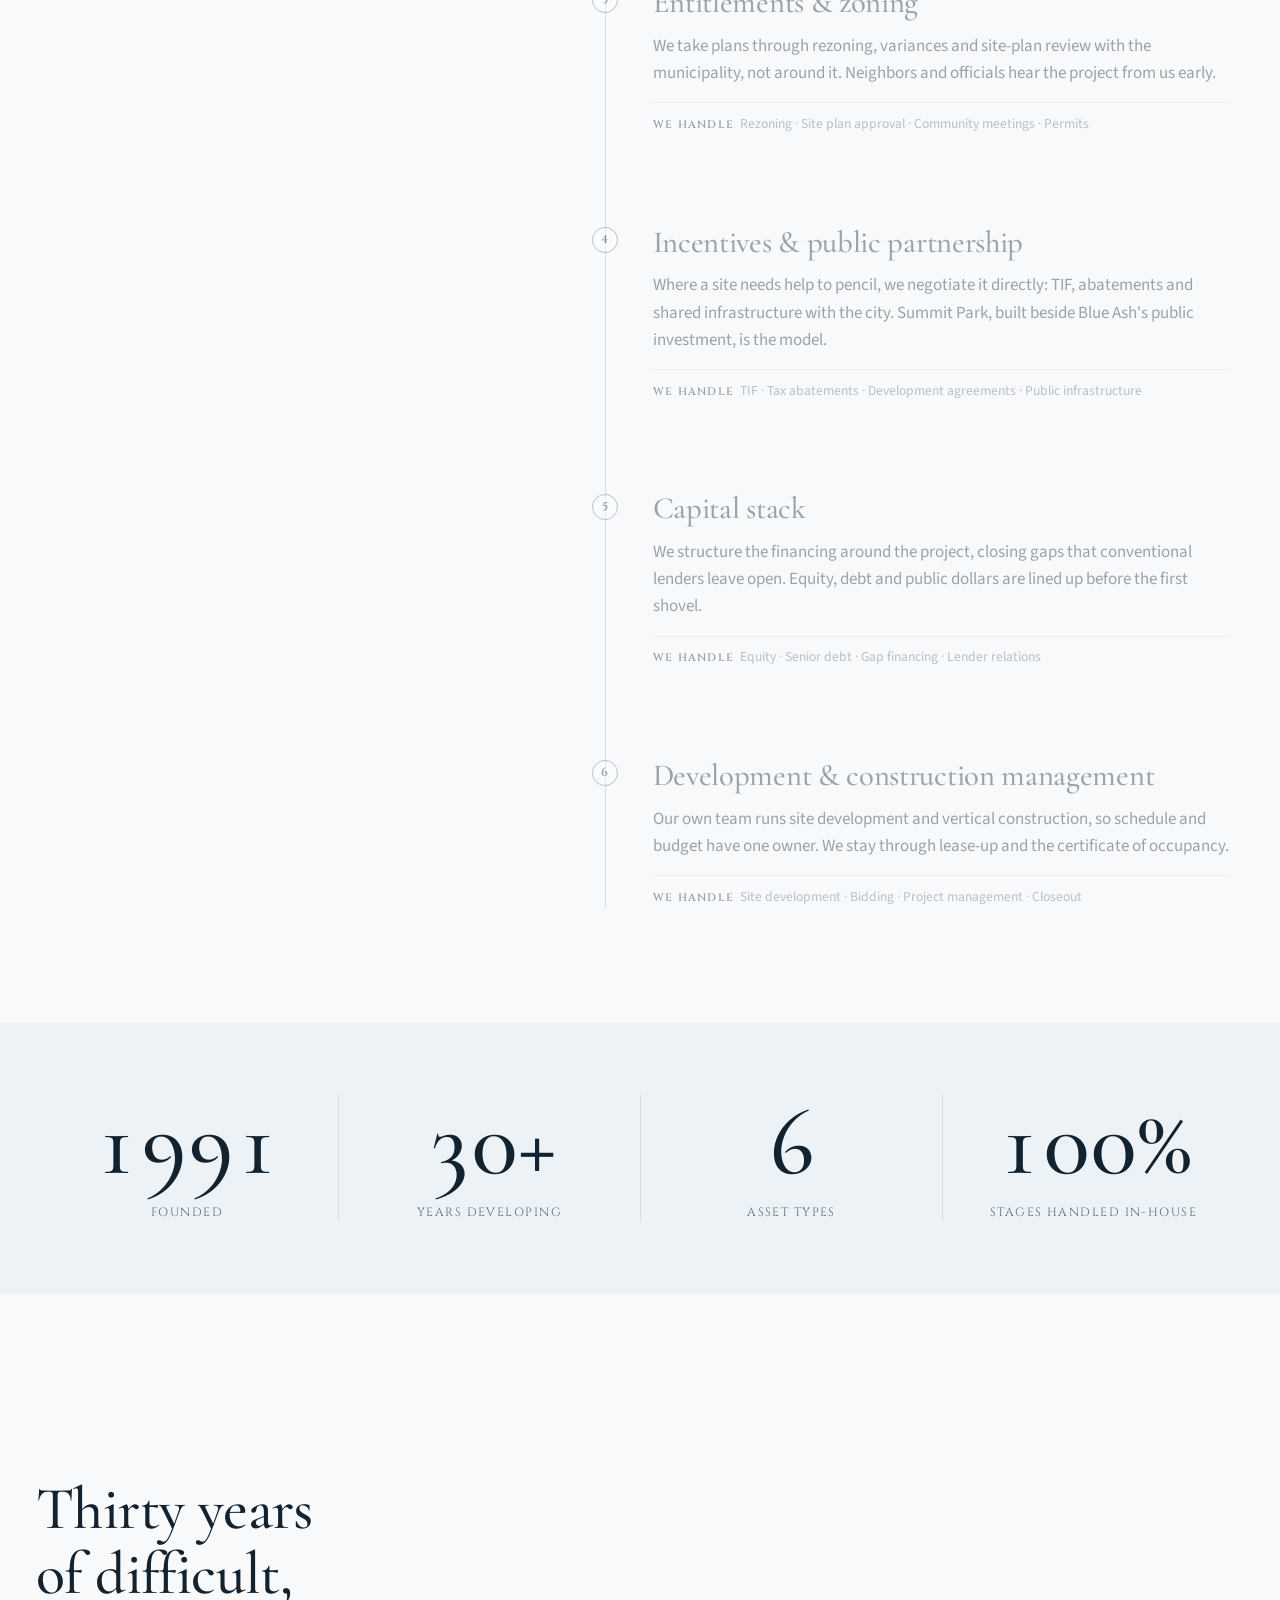
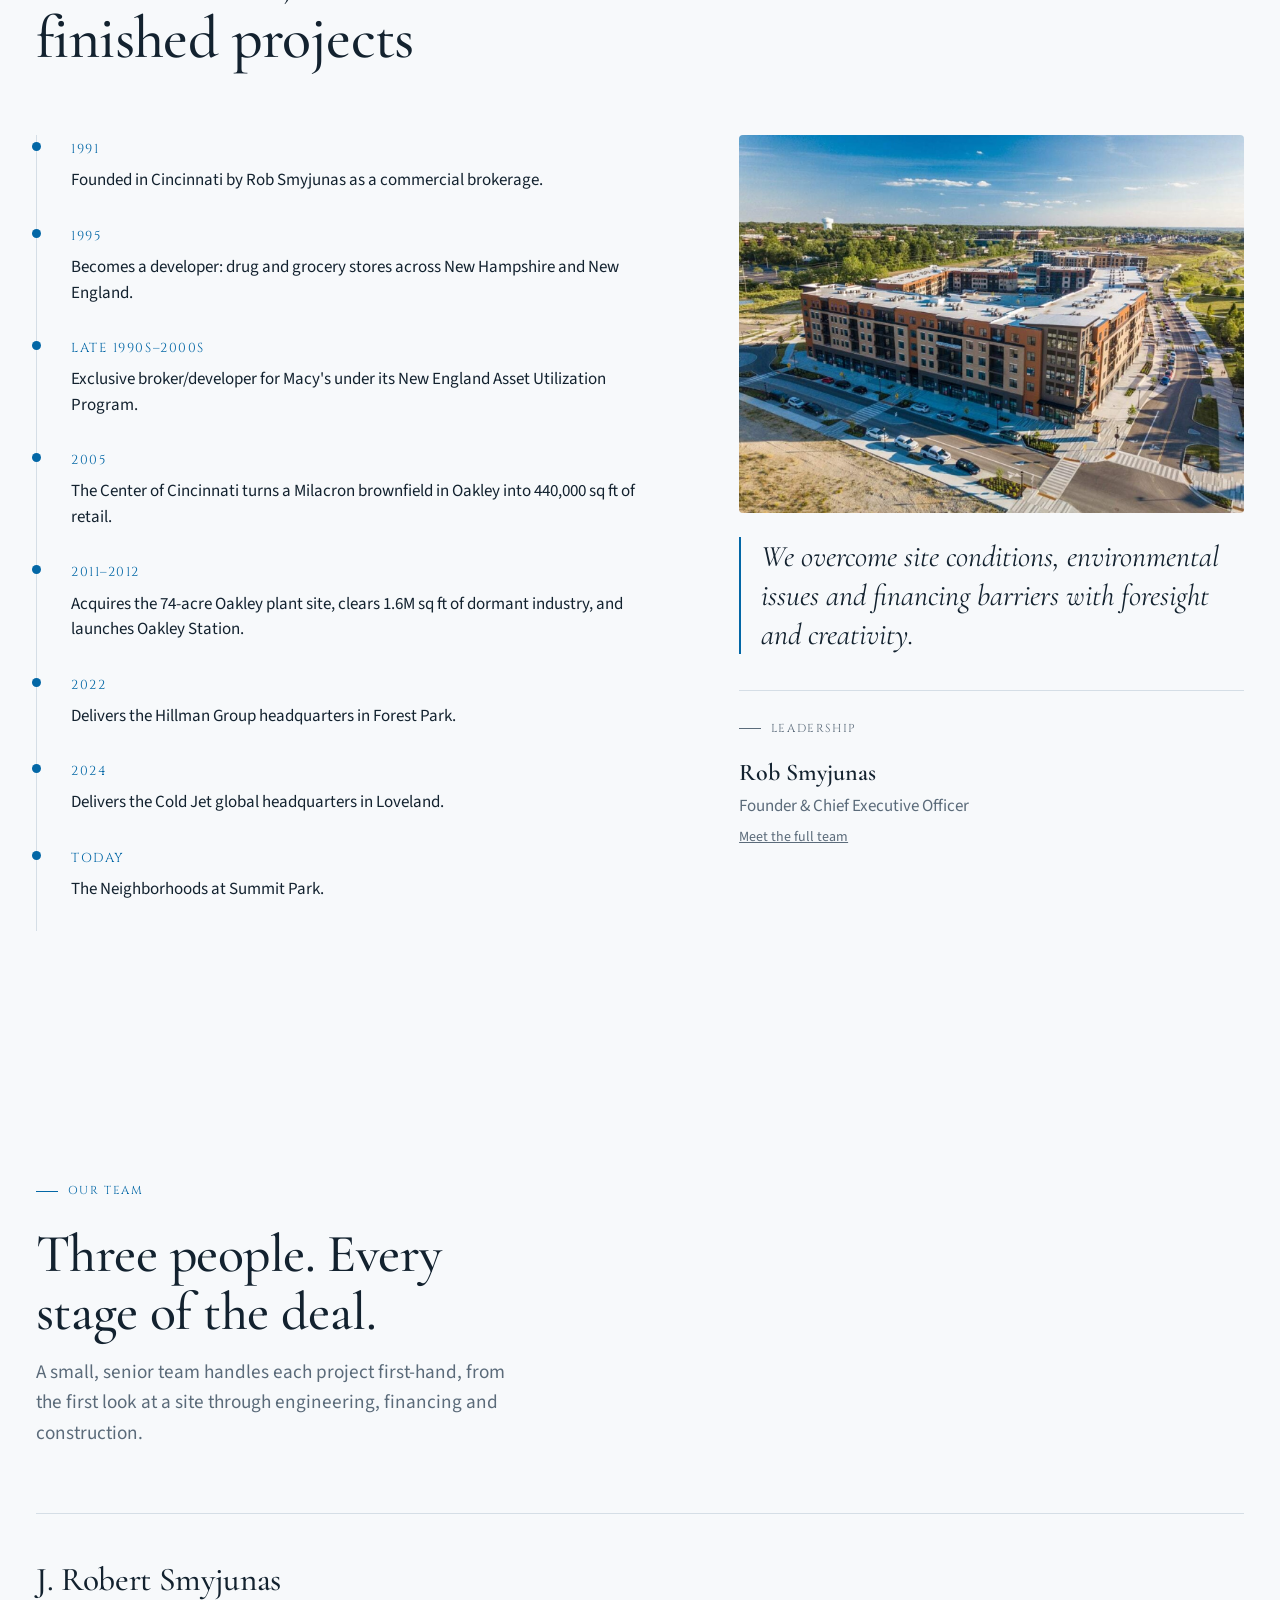
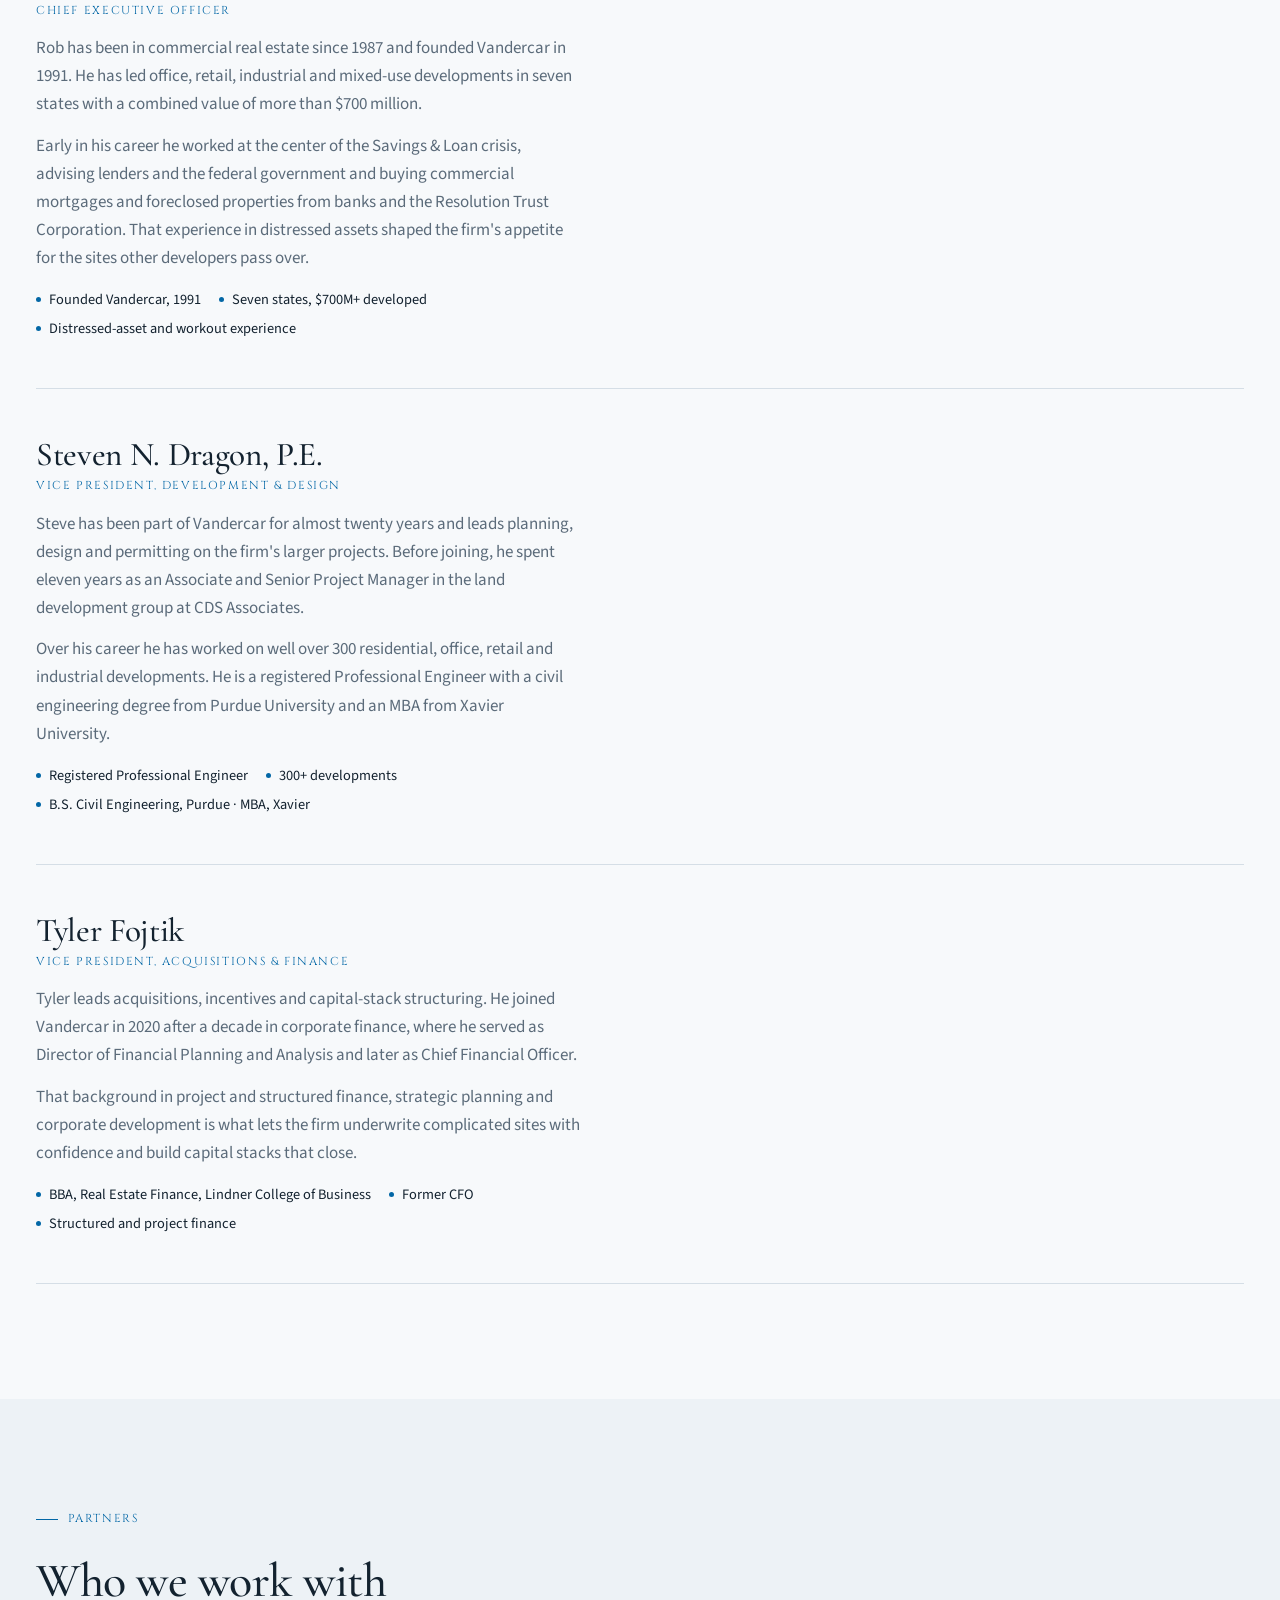
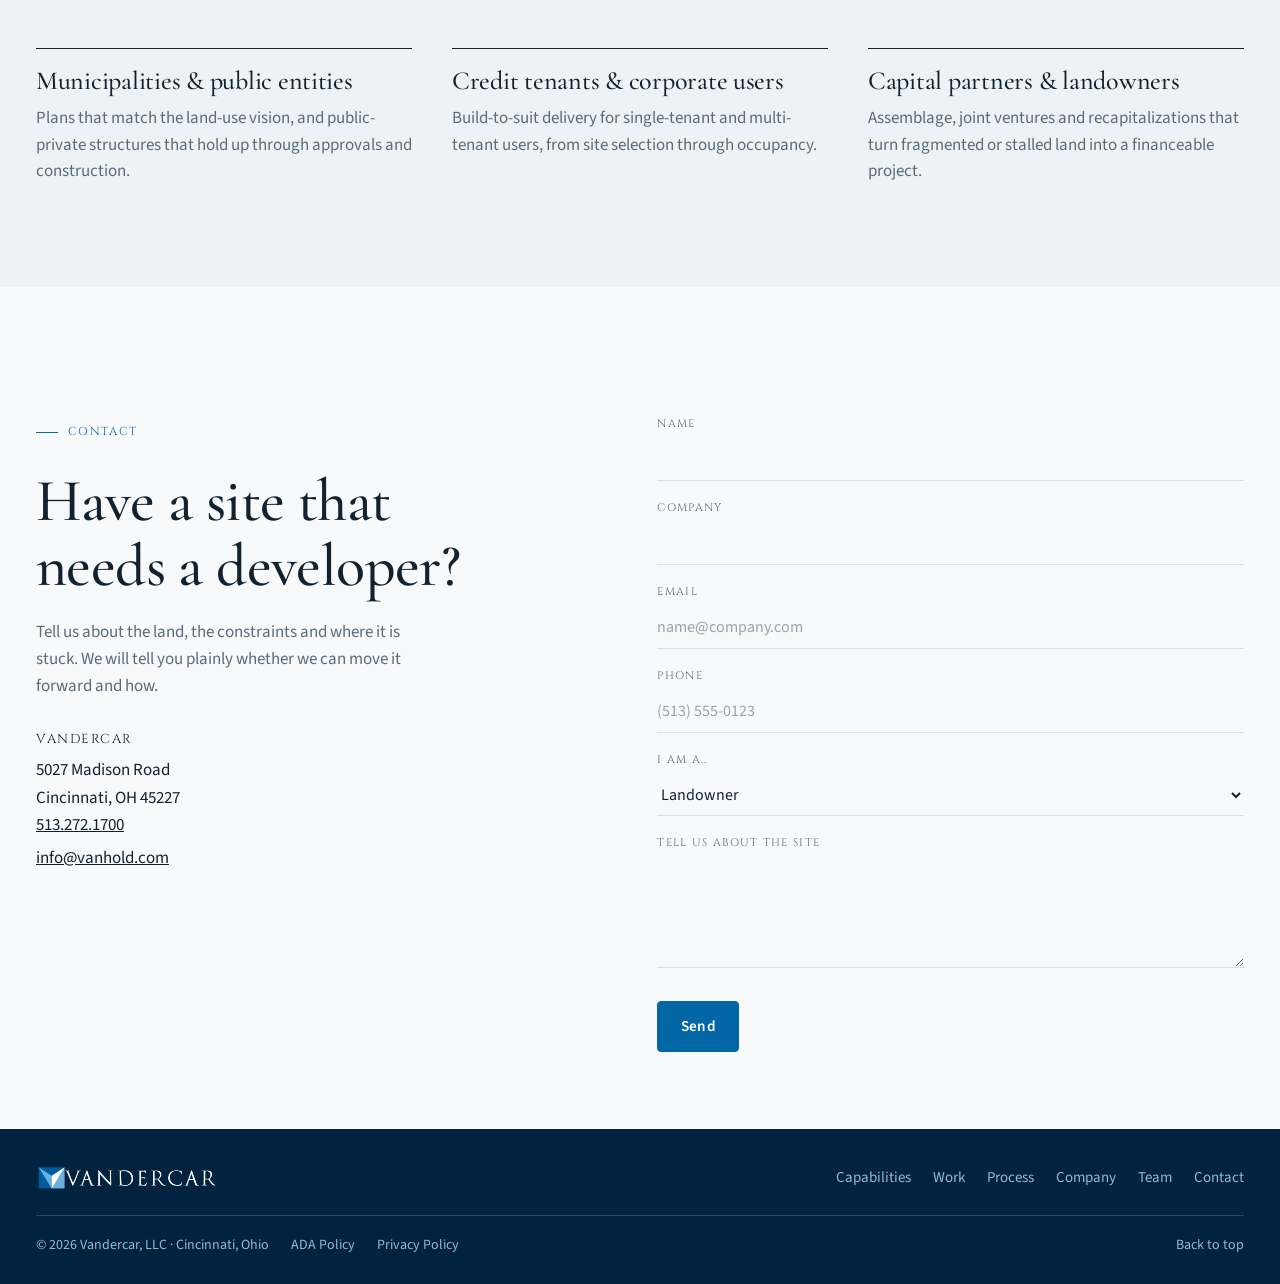
<file: our-projects/past-projects/hillman-group/index.html>
<!doctype html>
<html lang="en">
<head>
<meta charset="utf-8">
<title>Vandercar</title>
<meta name="robots" content="noindex">
<link rel="canonical" href="https://www.vanhold.com/#hillman-group">
<meta http-equiv="refresh" content="0; url=/#hillman-group">
<script>location.replace('/#hillman-group')</script>
</head>
<body><p>This page has moved to <a href="/#hillman-group">vanhold.com</a>.</p></body>
</html>
</file>
<file: page.css>
/* Shared styles for the simple text pages (ADA, privacy, 404); tokens match index.html. */
:root{
  --navy-deep:#022340; --ice:#8FB9DD;
  --bg:#F7F9FB; --fg:#13222F; --fg-muted:#5B6B7A; --line:#D5DEE6;
  --accent:#0367A6; --logo-ink:#0B4A8B;
  --font-display:'Cormorant Garamond',Georgia,'Times New Roman',serif;
  --font-brand:'Cinzel',Georgia,serif;
  --font-body:'Source Sans 3',system-ui,-apple-system,'Segoe UI',sans-serif;
}
@media (prefers-color-scheme: dark){ :root{
  --bg:#0B1620; --fg:#E9EFF4; --fg-muted:#9FB0BF; --line:#24374A; --accent:#00A0DD; --logo-ink:#FFFFFF; color-scheme:dark; } }
*,*::before,*::after{box-sizing:border-box}
body{margin:0;background:var(--bg);color:var(--fg);font-family:var(--font-body);font-size:17px;line-height:1.65;-webkit-font-smoothing:antialiased}
a{color:var(--accent)}
.wrap{max-width:760px;margin-inline:auto;padding-inline:16px}
header{border-bottom:1px solid var(--line);padding:18px 0}
header .wrap{max-width:1240px}
.vc-logo{--lh:28px;display:inline-flex;align-items:center;height:var(--lh);color:var(--logo-ink);text-decoration:none}
.vc-logo i{display:block;height:var(--lh)}
.vc-logo .cube{width:calc(var(--lh) * 1.125);background:url(/img/logo.png) 0 0 / auto 100% no-repeat}
.vc-logo .word{width:calc(var(--lh) * 5.75);background:currentColor;-webkit-mask:url(/img/logo.png) calc(var(--lh) * -1.35) 0 / auto 100% no-repeat;mask:url(/img/logo.png) calc(var(--lh) * -1.35) 0 / auto 100% no-repeat}
main{padding:clamp(48px,8vw,96px) 0}
.eyebrow{font-family:var(--font-brand);font-size:.72rem;letter-spacing:.14em;text-transform:uppercase;color:var(--accent)}
h1{font-family:var(--font-display);font-weight:500;font-size:clamp(2.4rem,5vw,3.6rem);line-height:1.05;margin:.3em 0 .6em}
h2{font-family:var(--font-display);font-weight:600;font-size:1.6rem;line-height:1.2;margin:1.6em 0 .4em}
p{margin:0 0 1em;color:var(--fg-muted)}
footer{background:var(--navy-deep);color:var(--ice);padding:28px 0;font-size:14px}
footer .wrap{max-width:1240px;display:flex;flex-wrap:wrap;gap:8px 22px}
footer a{color:var(--ice);text-decoration:none}
footer a:hover{color:#fff;text-decoration:underline}
</file>
